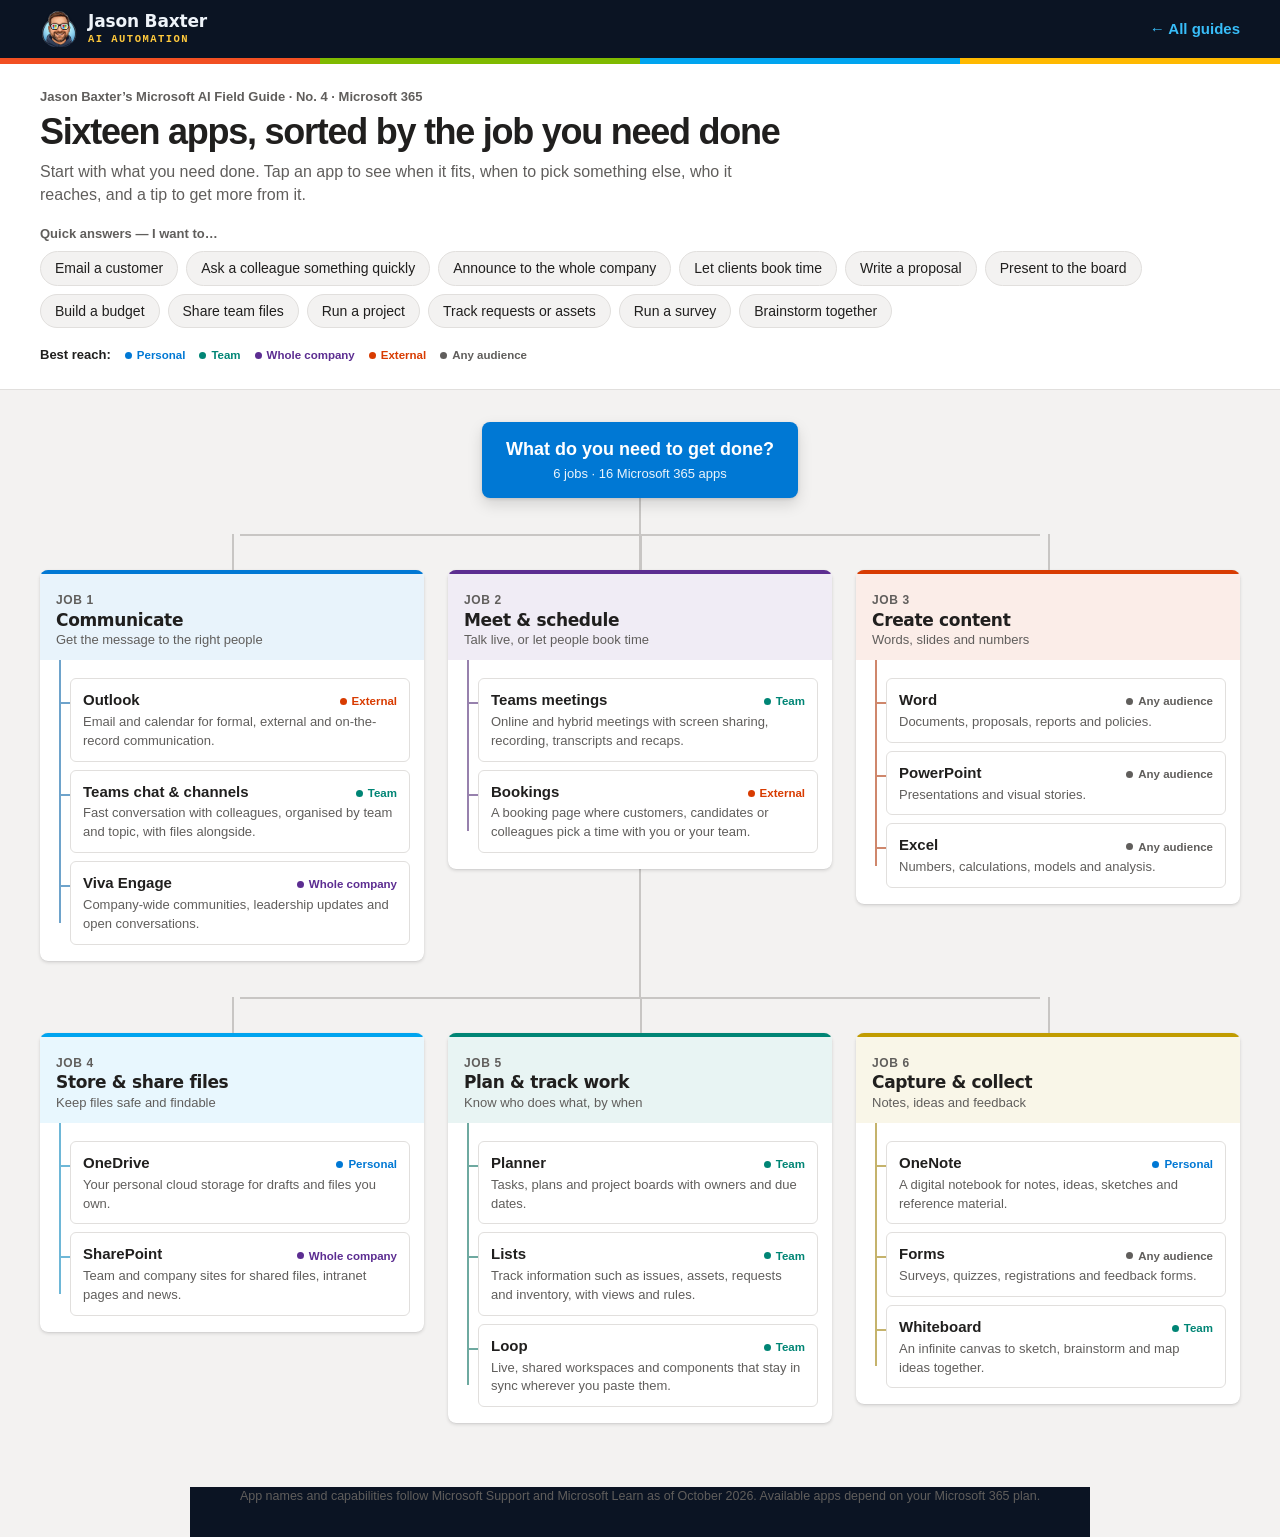
<file: microsoft-365-apps-guide.html>
<!DOCTYPE html>
<html lang="en">
<head>
<meta charset="UTF-8">
<meta name="viewport" content="width=device-width, initial-scale=1">
<title>Microsoft 365 Apps Guide | Jason Baxter’s Microsoft AI Field Guide</title>
<link rel="stylesheet" href="css/index.css">
<link rel="stylesheet" href="css/microsoft-365-apps-guide.css">
<link rel="icon" type="image/png" href="img/brand/avatar-96.png">
<link rel="apple-touch-icon" href="img/brand/apple-touch-icon.png">
<meta name="theme-color" content="#0B1423">
</head>
<body>
<nav class="topbar band" aria-label="Site">
  <div class="wrap">
    <a class="brand" href="index.html"><img src="img/brand/avatar-96.png" alt="" width="38" height="38"><span><b>Jason Baxter</b><i>AI AUTOMATION</i></span></a>
    <a class="back" href="index.html">&larr; All guides</a>
  </div>
</nav>
<div class="stripe" aria-hidden="true"><span></span><span></span><span></span><span></span></div>
<header>
  <div class="wrap">
    <p class="eyebrow">Jason Baxter’s Microsoft AI Field Guide · No. 4 · Microsoft 365</p>
    <h1>Sixteen apps, sorted by the job you need done</h1>
    <p class="lede">Start with what you need done. Tap an app to see when it fits, when to pick something else, who it reaches, and a tip to get more from it.</p>
    <p class="picks-label">Quick answers — I want to…</p>
    <div class="chips" id="chips"></div>
    <div class="legend">
      <strong>Best reach:</strong>
      <span class="status personal">Personal</span>
      <span class="status team">Team</span>
      <span class="status org">Whole company</span>
      <span class="status external">External</span>
      <span class="status any">Any audience</span>
    </div>
  </div>
</header>

<main><div class="wrap"><div id="tree"></div></div></main>
<footer>App names and capabilities follow Microsoft Support and Microsoft Learn as of October 2026. Available apps depend on your Microsoft 365 plan.</footer>

<div class="scrim" id="scrim"></div>
<aside class="panel" id="panel" role="dialog" aria-labelledby="pName">
  <div class="panel-top">
    <span class="pill" id="pGoal"></span>
    <button class="x" id="pClose" aria-label="Close details">✕</button>
  </div>
  <div class="panel-body" id="pBody"></div>
</aside>

<script>
const S = "https://support.microsoft.com/";
const REACH = { personal: "Personal", team: "Team", org: "Whole company", external: "External", any: "Any audience" };
const GOALS = [
  { id: "communicate", name: "Communicate", tag: "Get the message to the right people", c: "#0078D4", cd: "#2899F5", tools: [
    { id: "outlook", name: "Outlook", what: "Email and calendar for formal, external and on-the-record communication.", reach: "external", think: "The formal letter",
      tip: "Ask Copilot to summarise a long thread and draft a reply in your tone.",
      use: ["People outside the company are involved.", "The message needs a formal record or attachments.", "You are coordinating calendars and invitations."],
      avoid: [["You need a quick back-and-forth with colleagues.", "teams-chat"], ["You want to reach the whole company.", "viva-engage"]],
      learn: S + "outlook" },
    { id: "teams-chat", name: "Teams chat & channels", what: "Fast conversation with colleagues, organised by team and topic, with files alongside.", reach: "team", think: "The office corridor",
      tip: "Ask Copilot to catch you up on a busy channel in one summary.",
      use: ["You have a quick question for a colleague.", "A team discusses a project in one place.", "Conversation and files should sit together."],
      avoid: [["The message is formal or goes outside the company.", "outlook"], ["A decision needs a live discussion.", "teams-meetings"]],
      learn: S + "teams" },
    { id: "viva-engage", name: "Viva Engage", what: "Company-wide communities, leadership updates and open conversations.", reach: "org", think: "The town hall",
      tip: "Use communities for topics that cut across teams, such as AI champions.",
      use: ["You want to reach everyone in the organisation.", "People with a shared interest need a community.", "Leaders want two-way dialogue, not a one-way memo."],
      avoid: [["The conversation belongs to one team.", "teams-chat"]],
      learn: S + "viva-engage" }
  ]},
  { id: "meet", name: "Meet & schedule", tag: "Talk live, or let people book time", c: "#5C2D91", cd: "#B696E8", tools: [
    { id: "teams-meetings", name: "Teams meetings", what: "Online and hybrid meetings with screen sharing, recording, transcripts and recaps.", reach: "team", think: "The meeting room",
      tip: "Ask Copilot for the decisions and action items — even from a meeting you missed.",
      use: ["A decision needs live discussion.", "People sit in different places.", "You need a record of what was agreed."],
      avoid: [["The update needs no discussion.", "teams-chat"], ["Customers or candidates should book time themselves.", "bookings"]],
      learn: S + "teams" },
    { id: "bookings", name: "Bookings", what: "A booking page where customers, candidates or colleagues pick a time with you or your team.", reach: "external", think: "The reception desk",
      tip: "Turn on email reminders to cut no-shows.",
      use: ["Customers or candidates book appointments.", "You want to end the scheduling back-and-forth.", "A team shares one calendar of services."],
      avoid: [["You are meeting known colleagues.", "outlook"]],
      learn: "https://learn.microsoft.com/microsoft-365/bookings/bookings-overview" }
  ]},
  { id: "create", name: "Create content", tag: "Words, slides and numbers", c: "#D83B01", cd: "#FF8C4B", tools: [
    { id: "word", name: "Word", what: "Documents, proposals, reports and policies.", reach: "any", think: "The printed report",
      tip: "Ask Copilot to draft a first version from your notes and existing files.",
      use: ["The content is mostly words.", "The document needs structure and formatting.", "It will be reviewed, approved or signed."],
      avoid: [["A group is co-creating a plan live.", "loop"], ["The story works better visually.", "powerpoint"]],
      learn: S + "word" },
    { id: "powerpoint", name: "PowerPoint", what: "Presentations and visual stories.", reach: "any", think: "The pitch",
      tip: "Ask Copilot to turn a Word document into a draft deck.",
      use: ["You present to an audience.", "Ideas need visual storytelling.", "Slides must make sense without you there."],
      avoid: [["Readers need the full detail.", "word"]],
      learn: S + "powerpoint" },
    { id: "excel", name: "Excel", what: "Numbers, calculations, models and analysis.", reach: "any", think: "The calculator",
      tip: "Ask Copilot questions about your data and get charts and formulas back.",
      use: ["You work with numbers and calculations.", "You build budgets, models or forecasts.", "You need to analyse a data set."],
      avoid: [["A team tracks items with owners and statuses.", "lists"]],
      learn: S + "excel" }
  ]},
  { id: "store", name: "Store & share files", tag: "Keep files safe and findable", c: "#00A4EF", cd: "#4CC2FF", tools: [
    { id: "onedrive", name: "OneDrive", what: "Your personal cloud storage for drafts and files you own.", reach: "personal", think: "Your desk drawer",
      tip: "Share a link instead of an attachment, so everyone works on one copy.",
      use: ["The file is work in progress that you own.", "You share a file with a few people.", "You need your files on every device."],
      avoid: [["The team owns the content long term.", "sharepoint"]],
      learn: S + "onedrive" },
    { id: "sharepoint", name: "SharePoint", what: "Team and company sites for shared files, intranet pages and news.", reach: "org", think: "The company library",
      tip: "A well-organised site makes a strong knowledge source for Copilot and agents.",
      use: ["Content belongs to a team, not a person.", "You publish intranet news and policies.", "Files must stay when people leave."],
      avoid: [["It is a personal draft.", "onedrive"]],
      learn: S + "sharepoint" }
  ]},
  { id: "plan", name: "Plan & track work", tag: "Know who does what, by when", c: "#008575", cd: "#3CC3AE", tools: [
    { id: "planner", name: "Planner", what: "Tasks, plans and project boards with owners and due dates.", reach: "team", think: "The project board",
      tip: "Turn meeting action items into tasks with owners straight away.",
      use: ["Work breaks into tasks with owners and deadlines.", "A project moves through stages.", "You want one view of your own to-dos."],
      avoid: [["You track records, not tasks.", "lists"]],
      learn: S + "planner" },
    { id: "lists", name: "Lists", what: "Track information such as issues, assets, requests and inventory, with views and rules.", reach: "team", think: "The register",
      tip: "Start from a ready-made template, or import an existing Excel sheet.",
      use: ["You track items with fields and statuses.", "A team needs one shared source of truth.", "A shared tracking spreadsheet keeps breaking."],
      avoid: [["The items are tasks with deadlines.", "planner"], ["You need calculations and models.", "excel"]],
      learn: "https://aka.ms/MSLists" },
    { id: "loop", name: "Loop", what: "Live, shared workspaces and components that stay in sync wherever you paste them.", reach: "team", think: "The shared notepad",
      tip: "Paste a Loop table into a Teams chat — everyone edits the same content.",
      use: ["A group co-creates agendas, plans or ideas in real time.", "Content should live in chat and email at once.", "You want to share and build on a Copilot answer."],
      avoid: [["The output is a final, formal document.", "word"]],
      learn: S + "loop" }
  ]},
  { id: "capture", name: "Capture & collect", tag: "Notes, ideas and feedback", c: "#C19C00", cd: "#FFC83D", tools: [
    { id: "onenote", name: "OneNote", what: "A digital notebook for notes, ideas, sketches and reference material.", reach: "personal", think: "Your notebook",
      tip: "Keep one section per client or project so notes stay findable.",
      use: ["You take personal or meeting notes.", "You mix text, handwriting and images.", "You build up reference material over time."],
      avoid: [["Several people must write the notes together live.", "loop"]],
      learn: S + "onenote" },
    { id: "forms", name: "Forms", what: "Surveys, quizzes, registrations and feedback forms.", reach: "any", think: "The clipboard survey",
      tip: "Open the results in Excel for deeper analysis.",
      use: ["You collect responses from many people.", "You run feedback, sign-ups or quizzes.", "Respondents sit inside or outside the company."],
      avoid: [["Items need ongoing tracking with statuses.", "lists"]],
      learn: S + "forms" },
    { id: "whiteboard", name: "Whiteboard", what: "An infinite canvas to sketch, brainstorm and map ideas together.", reach: "team", think: "The whiteboard wall",
      tip: "Open a Whiteboard inside a Teams meeting for live workshops.",
      use: ["You want a visual brainstorm.", "You run a workshop or retrospective.", "Ideas are easier to draw than write."],
      avoid: [["The ideas are ready to become an action plan.", "planner"]],
      learn: S + "whiteboard" }
  ]}
];

const PICKS = [
  ["Email a customer", "outlook"],
  ["Ask a colleague something quickly", "teams-chat"],
  ["Announce to the whole company", "viva-engage"],
  ["Let clients book time", "bookings"],
  ["Write a proposal", "word"],
  ["Present to the board", "powerpoint"],
  ["Build a budget", "excel"],
  ["Share team files", "sharepoint"],
  ["Run a project", "planner"],
  ["Track requests or assets", "lists"],
  ["Run a survey", "forms"],
  ["Brainstorm together", "whiteboard"]
];

const TOOL = {}, GOAL_OF = {};
GOALS.forEach(g => g.tools.forEach(t => { TOOL[t.id] = t; GOAL_OF[t.id] = g; }));
let selected = null, lastCols = 0;
const tree = document.getElementById("tree");
const $ = id => document.getElementById(id);
const esc = s => s.replace(/[&<>"]/g, c => ({ "&": "&amp;", "<": "&lt;", ">": "&gt;", '"': "&quot;" }[c]));
const badge = r => '<span class="status ' + r + '">' + REACH[r] + '</span>';

function cols() { const w = tree.clientWidth; return w >= 980 ? 3 : w >= 620 ? 2 : 1; }

function render() {
  const c = lastCols = cols();
  tree.classList.toggle("rail", c === 1);
  let html = '<div class="trunk" id="trunk"></div><div class="root" id="root"><strong>What do you need to get done?</strong><span>' +
    GOALS.length + ' jobs · ' + Object.keys(TOOL).length + ' Microsoft 365 apps</span></div>';
  for (let i = 0; i < GOALS.length; i += c) {
    html += '<div class="gen" style="grid-template-columns:repeat(' + c + ',minmax(0,1fr));--bus-inset:' + (100 / c / 2) + '%">';
    GOALS.slice(i, i + c).forEach((g, k) => {
      html += '<section class="goal" style="--c:' + g.c + ';--cd:' + g.cd + '"><div class="goal-head"><span class="num">Job ' + (i + k + 1) +
        '</span><h2>' + esc(g.name) + '</h2><p>' + esc(g.tag) + '</p></div><ul class="kids">' +
        g.tools.map(t => '<li><button class="node' + (selected === t.id ? ' sel' : '') + '" data-id="' + t.id + '"><span class="top"><span class="n">' +
          esc(t.name) + '</span>' + badge(t.reach) + '</span><span class="w">' + esc(t.what) + '</span></button></li>').join("") + '</ul></section>';
    });
    html += '</div>';
  }
  tree.innerHTML = html;
  drawTrunk();
}

function drawTrunk() {
  const root = $("root"), trunk = $("trunk"), gens = tree.querySelectorAll(".gen");
  if (!gens.length) return;
  const top = root.offsetTop + root.offsetHeight, rail = tree.classList.contains("rail");
  trunk.style.left = rail ? "20px" : "calc(50% - 1px)";
  trunk.style.top = top + "px";
  trunk.style.height = (gens[gens.length - 1].offsetTop + (rail ? 31 : 0) - top) + "px";
}

const ICON_OK = '<svg viewBox="0 0 20 20" fill="none" stroke="currentColor" stroke-width="2"><circle cx="10" cy="10" r="8"/><path d="M6.5 10.2l2.4 2.4 4.6-4.8" stroke-linecap="round" stroke-linejoin="round"/></svg>';
const ICON_NO = '<svg viewBox="0 0 20 20" fill="none" stroke="currentColor" stroke-width="2"><circle cx="10" cy="10" r="8"/><path d="M7 7l6 6M13 7l-6 6" stroke-linecap="round"/></svg>';

function select(id, scroll) {
  const t = TOOL[id], g = GOAL_OF[id];
  if (!t) return;
  selected = id;
  tree.querySelectorAll(".node.sel").forEach(e => e.classList.remove("sel"));
  const el = tree.querySelector('[data-id="' + id + '"]');
  el.classList.add("sel");
  $("panel").style.setProperty("--fc", matchMedia("(prefers-color-scheme: dark)").matches ? g.cd : g.c);
  $("pGoal").textContent = g.name;
  $("pBody").innerHTML =
    '<h3 class="title" id="pName">' + esc(t.name) + '</h3><p class="what">' + esc(t.what) + '</p>' +
    '<div class="facts two"><div class="fact"><div class="k">Think of it as</div><div class="v">' + esc(t.think) + '</div></div>' +
    '<div class="fact"><div class="k">Best reach</div>' + badge(t.reach) + '</div></div>' +
    '<p class="example"><b>Tip:</b> ' + esc(t.tip) + '</p>' +
    '<h4 class="use">' + ICON_OK + 'Choose it when</h4><ul>' + t.use.map(u => '<li class="u">' + esc(u) + '</li>').join("") + '</ul>' +
    '<h4 class="avoid">' + ICON_NO + 'Choose something else when</h4><ul>' + t.avoid.map(([txt, alt]) =>
      '<li class="a">' + esc(txt) + '<br><button class="alt" data-alt="' + alt + '">See ' + esc(TOOL[alt].name) + ' →</button></li>').join("") + '</ul>' +
    '<a class="learn" href="' + t.learn + '" target="_blank" rel="noopener">Learn more ↗</a>';
  $("pBody").scrollTop = 0;
  document.body.classList.add("open");
  if (scroll) el.scrollIntoView({ behavior: "smooth", block: "center" });
}
function closePanel() {
  document.body.classList.remove("open");
  tree.querySelectorAll(".node.sel").forEach(e => e.classList.remove("sel"));
  const el = selected && tree.querySelector('[data-id="' + selected + '"]');
  selected = null;
  if (el) el.focus({ preventScroll: true });
}

tree.addEventListener("click", e => { const n = e.target.closest(".node"); if (n) select(n.dataset.id, false); });
$("pBody").addEventListener("click", e => { const a = e.target.closest("[data-alt]"); if (a) select(a.dataset.alt, true); });
$("pClose").addEventListener("click", closePanel);
$("scrim").addEventListener("click", closePanel);
document.addEventListener("keydown", e => { if (e.key === "Escape" && document.body.classList.contains("open")) closePanel(); });

$("chips").innerHTML = PICKS.map(([label, id]) => '<button class="chip" data-pick="' + id + '">' + esc(label) + '</button>').join("");
$("chips").addEventListener("click", e => { const c = e.target.closest("[data-pick]"); if (c) select(c.dataset.pick, true); });

new ResizeObserver(() => { cols() !== lastCols ? render() : drawTrunk(); }).observe(tree);
render();
</script>
</body>
</html>
</file>
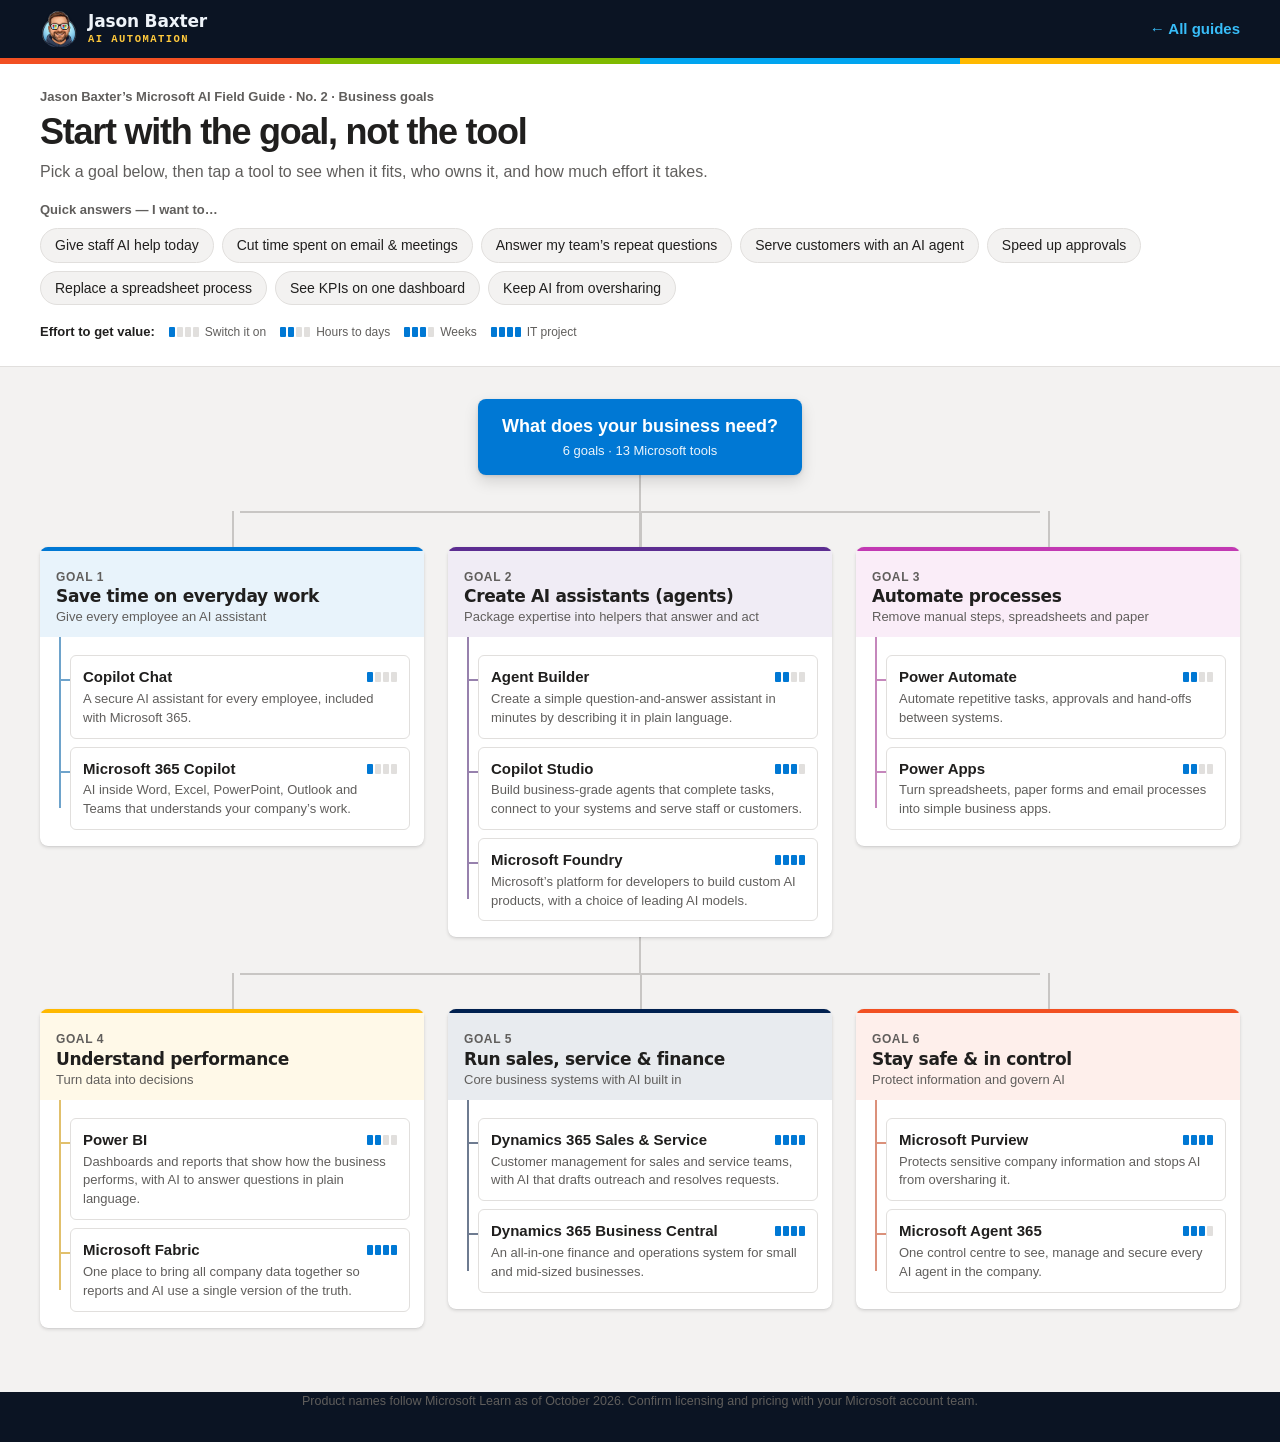
<file: microsoft-ai-business-guide.html>
<!DOCTYPE html>
<html lang="en">
<head>
<meta charset="UTF-8">
<meta name="viewport" content="width=device-width, initial-scale=1">
<title>Goal-First AI Guide | Jason Baxter’s Microsoft AI Field Guide</title>
<link rel="stylesheet" href="css/index.css">
<link rel="stylesheet" href="css/microsoft-ai-business-guide.css">
<link rel="icon" type="image/png" href="img/brand/avatar-96.png">
<link rel="apple-touch-icon" href="img/brand/apple-touch-icon.png">
<meta name="theme-color" content="#0B1423">
</head>
<body>
<nav class="topbar band" aria-label="Site">
  <div class="wrap">
    <a class="brand" href="index.html"><img src="img/brand/avatar-96.png" alt="" width="38" height="38"><span><b>Jason Baxter</b><i>AI AUTOMATION</i></span></a>
    <a class="back" href="index.html">&larr; All guides</a>
  </div>
</nav>
<div class="stripe" aria-hidden="true"><span></span><span></span><span></span><span></span></div>
<header>
  <div class="wrap">
    <p class="eyebrow">Jason Baxter’s Microsoft AI Field Guide · No. 2 · Business goals</p>
    <h1>Start with the goal, not the tool</h1>
    <p class="lede">Pick a goal below, then tap a tool to see when it fits, who owns it, and how much effort it takes.</p>
    <p class="picks-label">Quick answers — I want to…</p>
    <div class="chips" id="chips"></div>
    <div class="legend">
      <strong>Effort to get value:</strong>
      <span class="effort"><span class="bars"><i class="on"></i><i></i><i></i><i></i></span>Switch it on</span>
      <span class="effort"><span class="bars"><i class="on"></i><i class="on"></i><i></i><i></i></span>Hours to days</span>
      <span class="effort"><span class="bars"><i class="on"></i><i class="on"></i><i class="on"></i><i></i></span>Weeks</span>
      <span class="effort"><span class="bars"><i class="on"></i><i class="on"></i><i class="on"></i><i class="on"></i></span>IT project</span>
    </div>
  </div>
</header>

<main><div class="wrap"><div id="tree"></div></div></main>
<footer>Product names follow Microsoft Learn as of October 2026. Confirm licensing and pricing with your Microsoft account team.</footer>

<div class="scrim" id="scrim"></div>
<aside class="panel" id="panel" role="dialog" aria-labelledby="pName">
  <div class="panel-top">
    <span class="pill" id="pGoal"></span>
    <button class="x" id="pClose" aria-label="Close details">✕</button>
  </div>
  <div class="panel-body" id="pBody"></div>
</aside>

<script>
const L = "https://learn.microsoft.com/";
const EFFORT = ["", "Switch it on", "Hours to days", "Weeks", "IT project"];
const GOALS = [
  { id: "time", name: "Save time on everyday work", tag: "Give every employee an AI assistant", c: "#0078D4", cd: "#2899F5", tools: [
    { id: "copilot-chat", name: "Copilot Chat", what: "A secure AI assistant for every employee, included with Microsoft 365.", effort: 1, owner: "Every employee",
      use: ["You want staff using AI safely from day one.", "You want to build AI habits before spending on licences.", "Staff need help drafting, summarising and researching."],
      avoid: [["Staff need AI that already knows their emails, meetings and files.", "m365-copilot"]],
      learn: L + "copilot/overview" },
    { id: "m365-copilot", name: "Microsoft 365 Copilot", what: "AI inside Word, Excel, PowerPoint, Outlook and Teams that understands your company’s work.", effort: 1, owner: "Knowledge workers",
      use: ["Staff lose hours each week to email, meetings and documents.", "You want meeting recaps, drafted replies and first-draft documents in seconds.", "Answers must draw on company information people already have access to."],
      avoid: [["Company files are shared too widely and AI might surface sensitive content.", "purview"], ["You only want to test AI cheaply first.", "copilot-chat"]],
      learn: L + "copilot/microsoft-365/microsoft-365-copilot-overview" }
  ]},
  { id: "agents", name: "Create AI assistants (agents)", tag: "Package expertise into helpers that answer and act", c: "#5C2D91", cd: "#B696E8", tools: [
    { id: "agent-builder", name: "Agent Builder", what: "Create a simple question-and-answer assistant in minutes by describing it in plain language.", effort: 2, owner: "Any employee",
      use: ["A team keeps asking the same questions.", "The answers already live in company documents and SharePoint sites.", "You want results today without IT involvement."],
      avoid: [["The assistant must take actions, serve customers or reach the whole company.", "copilot-studio"]],
      learn: L + "microsoft-365/copilot/extensibility/agent-builder" },
    { id: "copilot-studio", name: "Copilot Studio", what: "Build business-grade agents that complete tasks, connect to your systems and serve staff or customers.", effort: 3, owner: "Business teams with IT",
      use: ["A department, the whole company or customers will use the agent.", "The agent must do work: log tickets, check orders, route approvals.", "You need controls, analytics and a proper release process."],
      avoid: [["A small team just needs answers from documents.", "agent-builder"], ["AI forms part of a product you sell and developers lead the build.", "foundry"]],
      learn: L + "microsoft-copilot-studio/fundamentals-what-is-copilot-studio" },
    { id: "foundry", name: "Microsoft Foundry", what: "Microsoft’s platform for developers to build custom AI products, with a choice of leading AI models.", effort: 4, owner: "Development teams",
      use: ["AI is a core part of a product or service you sell.", "You need full control over the AI model, cost and behaviour.", "You have developers ready to build and maintain it."],
      avoid: [["You have no developers on the team.", "copilot-studio"]],
      learn: L + "azure/foundry/what-is-foundry" }
  ]},
  { id: "automate", name: "Automate processes", tag: "Remove manual steps, spreadsheets and paper", c: "#C239B3", cd: "#E07DD6", tools: [
    { id: "power-automate", name: "Power Automate", what: "Automate repetitive tasks, approvals and hand-offs between systems.", effort: 2, owner: "Operations teams",
      use: ["Approvals stall in inboxes.", "People copy data from one system to another by hand.", "Reminders and notifications rely on someone remembering."],
      avoid: [["People need a screen to capture or update information.", "power-apps"]],
      learn: L + "power-automate/getting-started" },
    { id: "power-apps", name: "Power Apps", what: "Turn spreadsheets, paper forms and email processes into simple business apps.", effort: 2, owner: "Business teams",
      use: ["A key process runs on a shared spreadsheet.", "Field or frontline staff fill in paper forms.", "You want an app without hiring developers."],
      avoid: [["The task should run by itself with no one involved.", "power-automate"]],
      learn: L + "power-apps/powerapps-overview" }
  ]},
  { id: "data", name: "Understand performance", tag: "Turn data into decisions", c: "#FFB900", cd: "#FFC83D", tools: [
    { id: "power-bi", name: "Power BI", what: "Dashboards and reports that show how the business performs, with AI to answer questions in plain language.", effort: 2, owner: "Managers and analysts",
      use: ["Leaders need KPIs they trust and check every week.", "Teams spend days building the same report by hand.", "People want to ask “why did sales drop?” and get an answer."],
      avoid: [["Data sits in many disconnected systems and nobody trusts the numbers.", "fabric"]],
      learn: L + "power-bi/fundamentals/power-bi-overview" },
    { id: "fabric", name: "Microsoft Fabric", what: "One place to bring all company data together so reports and AI use a single version of the truth.", effort: 4, owner: "Data team",
      use: ["Data lives in many systems and departments disagree on numbers.", "You want a solid data foundation before scaling AI.", "You have, or plan to build, a data team."],
      avoid: [["You only need a handful of reports.", "power-bi"]],
      learn: L + "fabric/fundamentals/microsoft-fabric-overview" }
  ]},
  { id: "ops", name: "Run sales, service & finance", tag: "Core business systems with AI built in", c: "#002050", cd: "#6CB8F6", tools: [
    { id: "d365", name: "Dynamics 365 Sales & Service", what: "Customer management for sales and service teams, with AI that drafts outreach and resolves requests.", effort: 4, owner: "Sales and service leaders",
      use: ["Deals and customer history live in spreadsheets and inboxes.", "Customer support needs cases, targets and response times.", "You want AI agents to qualify leads or answer customers."],
      avoid: [["You only need a simple contact list.", "power-apps"], ["Your biggest pain is finance and stock, not customers.", "business-central"]],
      learn: L + "dynamics365/sales/overview" },
    { id: "business-central", name: "Dynamics 365 Business Central", what: "An all-in-one finance and operations system for small and mid-sized businesses.", effort: 4, owner: "Finance and operations",
      use: ["You have outgrown basic accounting software.", "Finance, stock and purchasing sit in separate tools.", "You want month-end close faster with AI help."],
      avoid: [["Your main need is managing customers and sales pipeline.", "d365"]],
      learn: L + "dynamics365/business-central/" }
  ]},
  { id: "safe", name: "Stay safe & in control", tag: "Protect information and govern AI", c: "#F25022", cd: "#FF7A52", tools: [
    { id: "purview", name: "Microsoft Purview", what: "Protects sensitive company information and stops AI from oversharing it.", effort: 4, owner: "Risk and compliance",
      use: ["You plan to roll out Copilot and worry about who can see what.", "You handle customer, financial or regulated data.", "You must prove compliance to auditors."],
      avoid: [["Your concern is the growing number of AI agents, not documents.", "agent-365"]],
      learn: L + "purview/purview" },
    { id: "agent-365", name: "Microsoft Agent 365", what: "One control centre to see, manage and secure every AI agent in the company.", effort: 3, owner: "IT and security",
      use: ["Teams build agents faster than IT can track them.", "Leaders want to know which agents exist, who owns them and what they cost.", "Security must apply the same rules to agents as to people."],
      avoid: [["You are just starting with AI and have no agents yet.", "copilot-chat"]],
      learn: L + "microsoft-agent-365/overview" }
  ]}
];

const PICKS = [
  ["Give staff AI help today", "copilot-chat"],
  ["Cut time spent on email & meetings", "m365-copilot"],
  ["Answer my team’s repeat questions", "agent-builder"],
  ["Serve customers with an AI agent", "copilot-studio"],
  ["Speed up approvals", "power-automate"],
  ["Replace a spreadsheet process", "power-apps"],
  ["See KPIs on one dashboard", "power-bi"],
  ["Keep AI from oversharing", "purview"]
];

const TOOL = {}, GOAL_OF = {};
GOALS.forEach(g => g.tools.forEach(t => { TOOL[t.id] = t; GOAL_OF[t.id] = g; }));
let selected = null, lastCols = 0;
const tree = document.getElementById("tree");
const $ = id => document.getElementById(id);
const esc = s => s.replace(/[&<>"]/g, c => ({ "&": "&amp;", "<": "&lt;", ">": "&gt;", '"': "&quot;" }[c]));
const bars = n => '<span class="bars">' + [1,2,3,4].map(i => '<i' + (i <= n ? ' class="on"' : '') + '></i>').join("") + '</span>';

function cols() { const w = tree.clientWidth; return w >= 980 ? 3 : w >= 620 ? 2 : 1; }

function render() {
  const c = lastCols = cols();
  tree.classList.toggle("rail", c === 1);
  let html = '<div class="trunk" id="trunk"></div><div class="root" id="root"><strong>What does your business need?</strong><span>' +
    GOALS.length + ' goals · ' + Object.keys(TOOL).length + ' Microsoft tools</span></div>';
  for (let i = 0; i < GOALS.length; i += c) {
    html += '<div class="gen" style="grid-template-columns:repeat(' + c + ',minmax(0,1fr));--bus-inset:' + (100 / c / 2) + '%">';
    GOALS.slice(i, i + c).forEach((g, k) => {
      html += '<section class="goal" style="--c:' + g.c + ';--cd:' + g.cd + '"><div class="goal-head"><span class="num">Goal ' + (i + k + 1) +
        '</span><h2>' + esc(g.name) + '</h2><p>' + esc(g.tag) + '</p></div><ul class="kids">' +
        g.tools.map(t => '<li><button class="node' + (selected === t.id ? ' sel' : '') + '" data-id="' + t.id + '"><span class="top"><span class="n">' +
          esc(t.name) + '</span><span class="effort" title="Effort: ' + EFFORT[t.effort] + '">' + bars(t.effort) + '</span></span><span class="w">' +
          esc(t.what) + '</span></button></li>').join("") + '</ul></section>';
    });
    html += '</div>';
  }
  tree.innerHTML = html;
  drawTrunk();
}

function drawTrunk() {
  const root = $("root"), trunk = $("trunk"), gens = tree.querySelectorAll(".gen");
  if (!gens.length) return;
  const top = root.offsetTop + root.offsetHeight, rail = tree.classList.contains("rail");
  trunk.style.left = rail ? "20px" : "calc(50% - 1px)";
  trunk.style.top = top + "px";
  trunk.style.height = (gens[gens.length - 1].offsetTop + (rail ? 31 : 0) - top) + "px";
}

const ICON_OK = '<svg viewBox="0 0 20 20" fill="none" stroke="currentColor" stroke-width="2"><circle cx="10" cy="10" r="8"/><path d="M6.5 10.2l2.4 2.4 4.6-4.8" stroke-linecap="round" stroke-linejoin="round"/></svg>';
const ICON_NO = '<svg viewBox="0 0 20 20" fill="none" stroke="currentColor" stroke-width="2"><circle cx="10" cy="10" r="8"/><path d="M7 7l6 6M13 7l-6 6" stroke-linecap="round"/></svg>';

function select(id, scroll) {
  const t = TOOL[id], g = GOAL_OF[id];
  if (!t) return;
  selected = id;
  tree.querySelectorAll(".node.sel").forEach(e => e.classList.remove("sel"));
  const el = tree.querySelector('[data-id="' + id + '"]');
  el.classList.add("sel");
  $("panel").style.setProperty("--fc", matchMedia("(prefers-color-scheme: dark)").matches ? g.cd : g.c);
  $("pGoal").textContent = g.name;
  $("pBody").innerHTML =
    '<h3 class="title" id="pName">' + esc(t.name) + '</h3><p class="what">' + esc(t.what) + '</p>' +
    '<div class="facts"><div class="fact"><div class="k">Who owns it</div><div class="v">' + esc(t.owner) + '</div></div>' +
    '<div class="fact"><div class="k">Effort</div><div class="effort">' + bars(t.effort) + EFFORT[t.effort] + '</div></div></div>' +
    '<h4 class="use">' + ICON_OK + 'Choose it when</h4><ul>' + t.use.map(u => '<li class="u">' + esc(u) + '</li>').join("") + '</ul>' +
    '<h4 class="avoid">' + ICON_NO + 'Choose something else when</h4><ul>' + t.avoid.map(([txt, alt]) =>
      '<li class="a">' + esc(txt) + '<br><button class="alt" data-alt="' + alt + '">See ' + esc(TOOL[alt].name) + ' →</button></li>').join("") + '</ul>' +
    '<a class="learn" href="' + t.learn + '" target="_blank" rel="noopener">Learn more on Microsoft Learn ↗</a>';
  $("pBody").scrollTop = 0;
  document.body.classList.add("open");
  if (scroll) el.scrollIntoView({ behavior: "smooth", block: "center" });
}
function closePanel() {
  document.body.classList.remove("open");
  tree.querySelectorAll(".node.sel").forEach(e => e.classList.remove("sel"));
  const el = selected && tree.querySelector('[data-id="' + selected + '"]');
  selected = null;
  if (el) el.focus({ preventScroll: true });
}

tree.addEventListener("click", e => { const n = e.target.closest(".node"); if (n) select(n.dataset.id, false); });
$("pBody").addEventListener("click", e => { const a = e.target.closest("[data-alt]"); if (a) select(a.dataset.alt, true); });
$("pClose").addEventListener("click", closePanel);
$("scrim").addEventListener("click", closePanel);
document.addEventListener("keydown", e => { if (e.key === "Escape" && document.body.classList.contains("open")) closePanel(); });

$("chips").innerHTML = PICKS.map(([label, id]) => '<button class="chip" data-pick="' + id + '">' + esc(label) + '</button>').join("");
$("chips").addEventListener("click", e => { const c = e.target.closest("[data-pick]"); if (c) select(c.dataset.pick, true); });

new ResizeObserver(() => { cols() !== lastCols ? render() : drawTrunk(); }).observe(tree);
render();
</script>
</body>
</html>
</file>
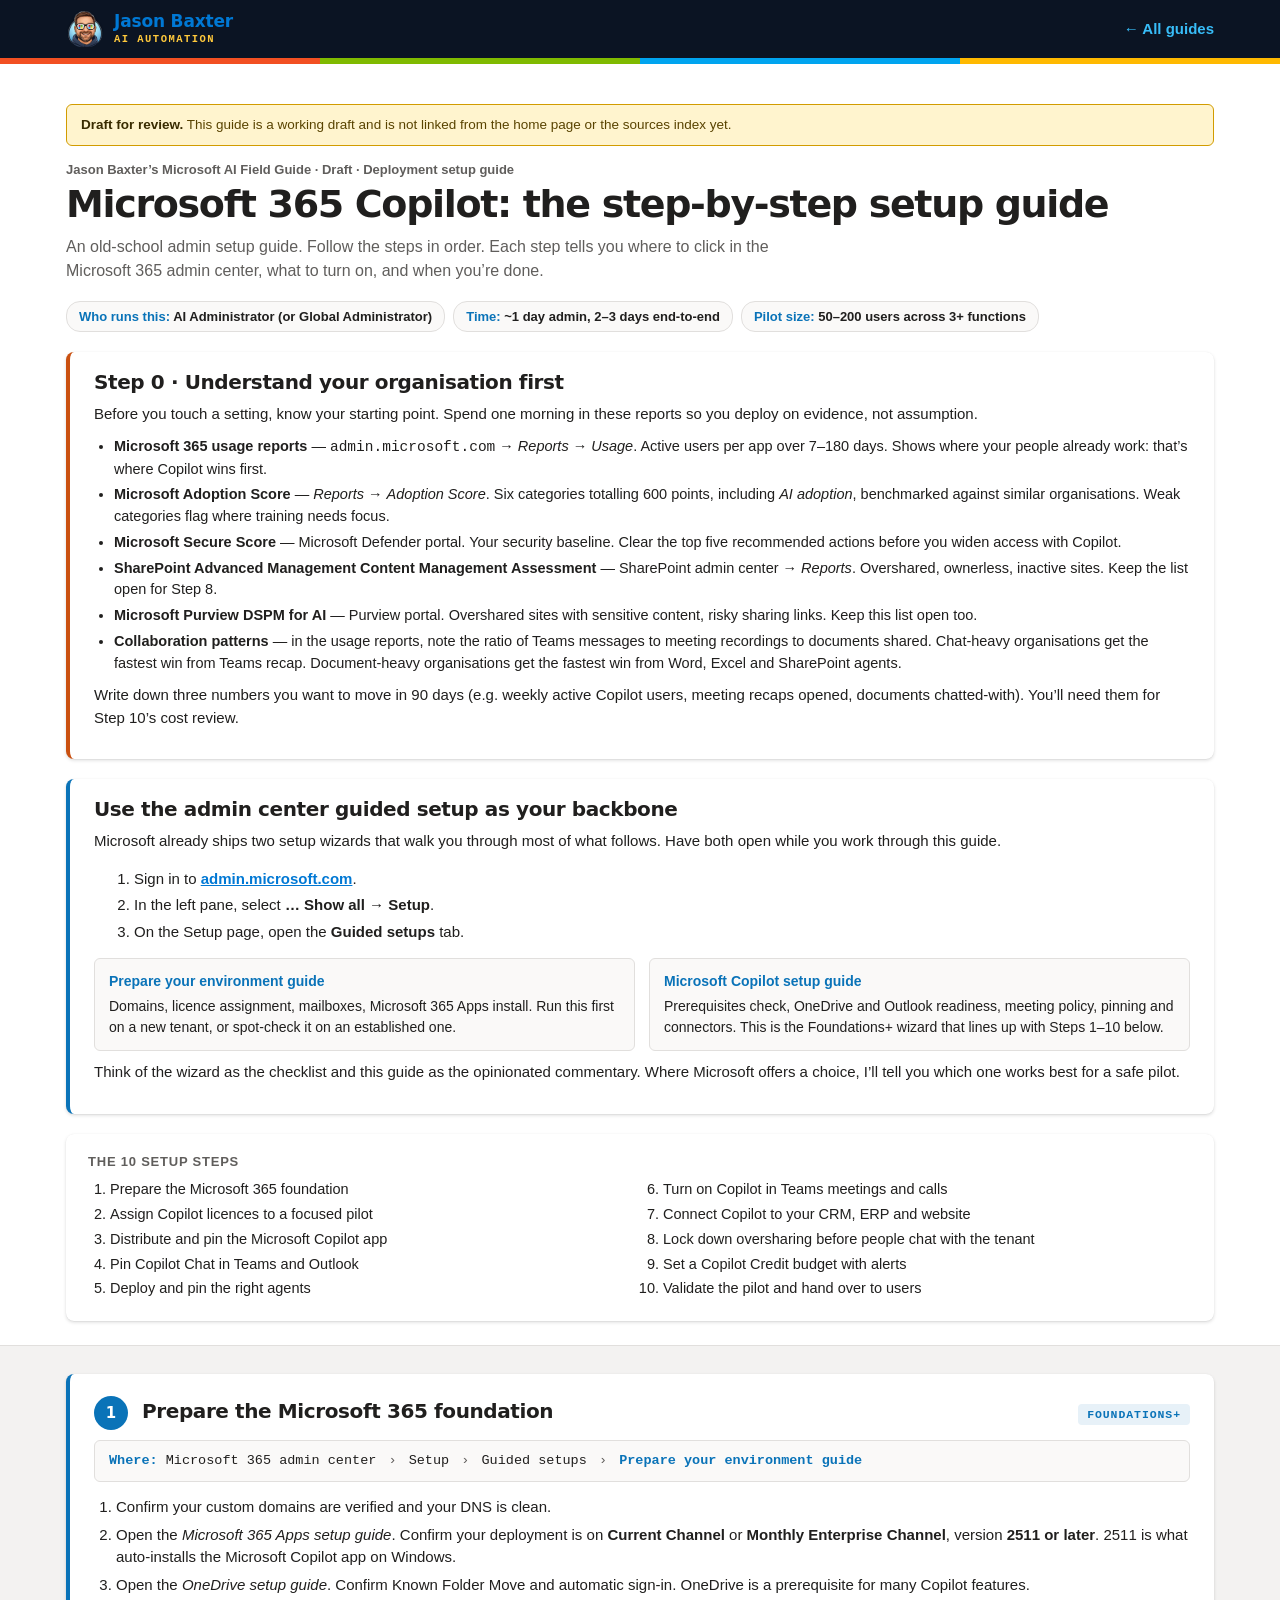
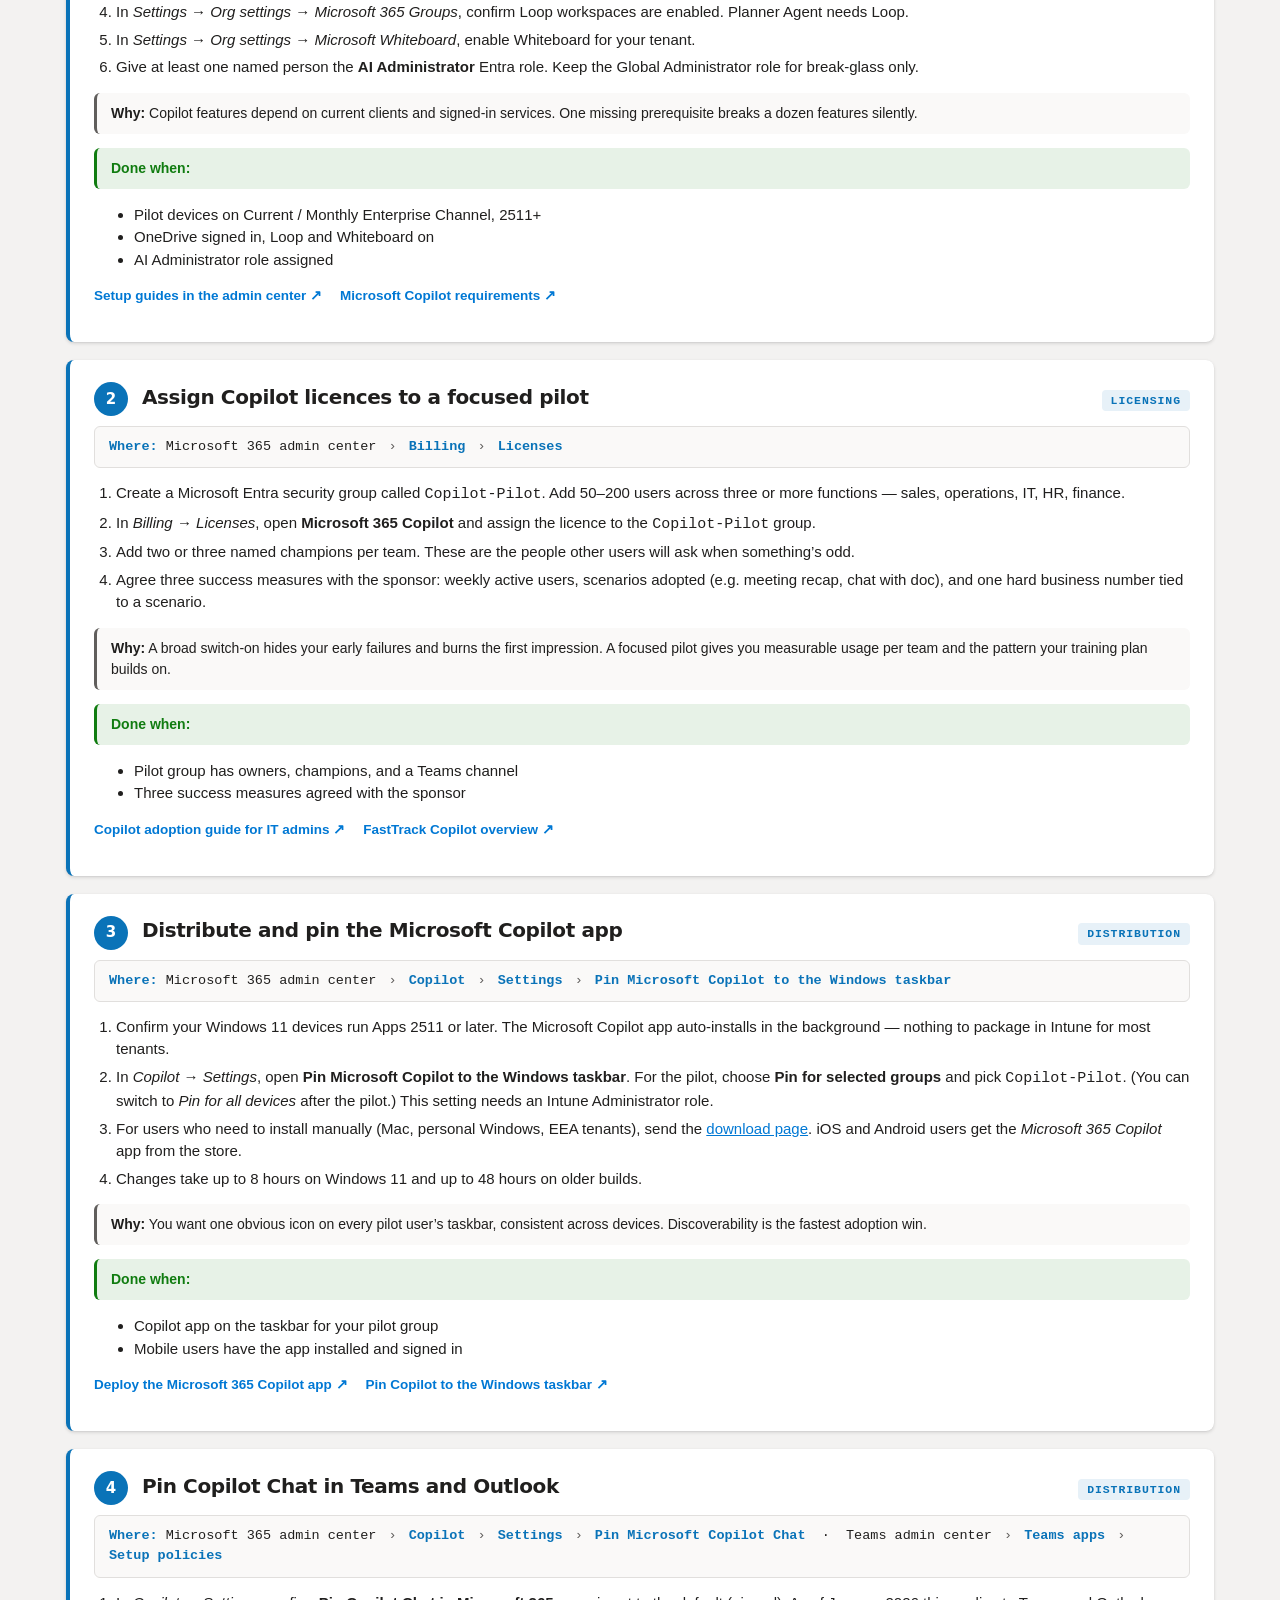
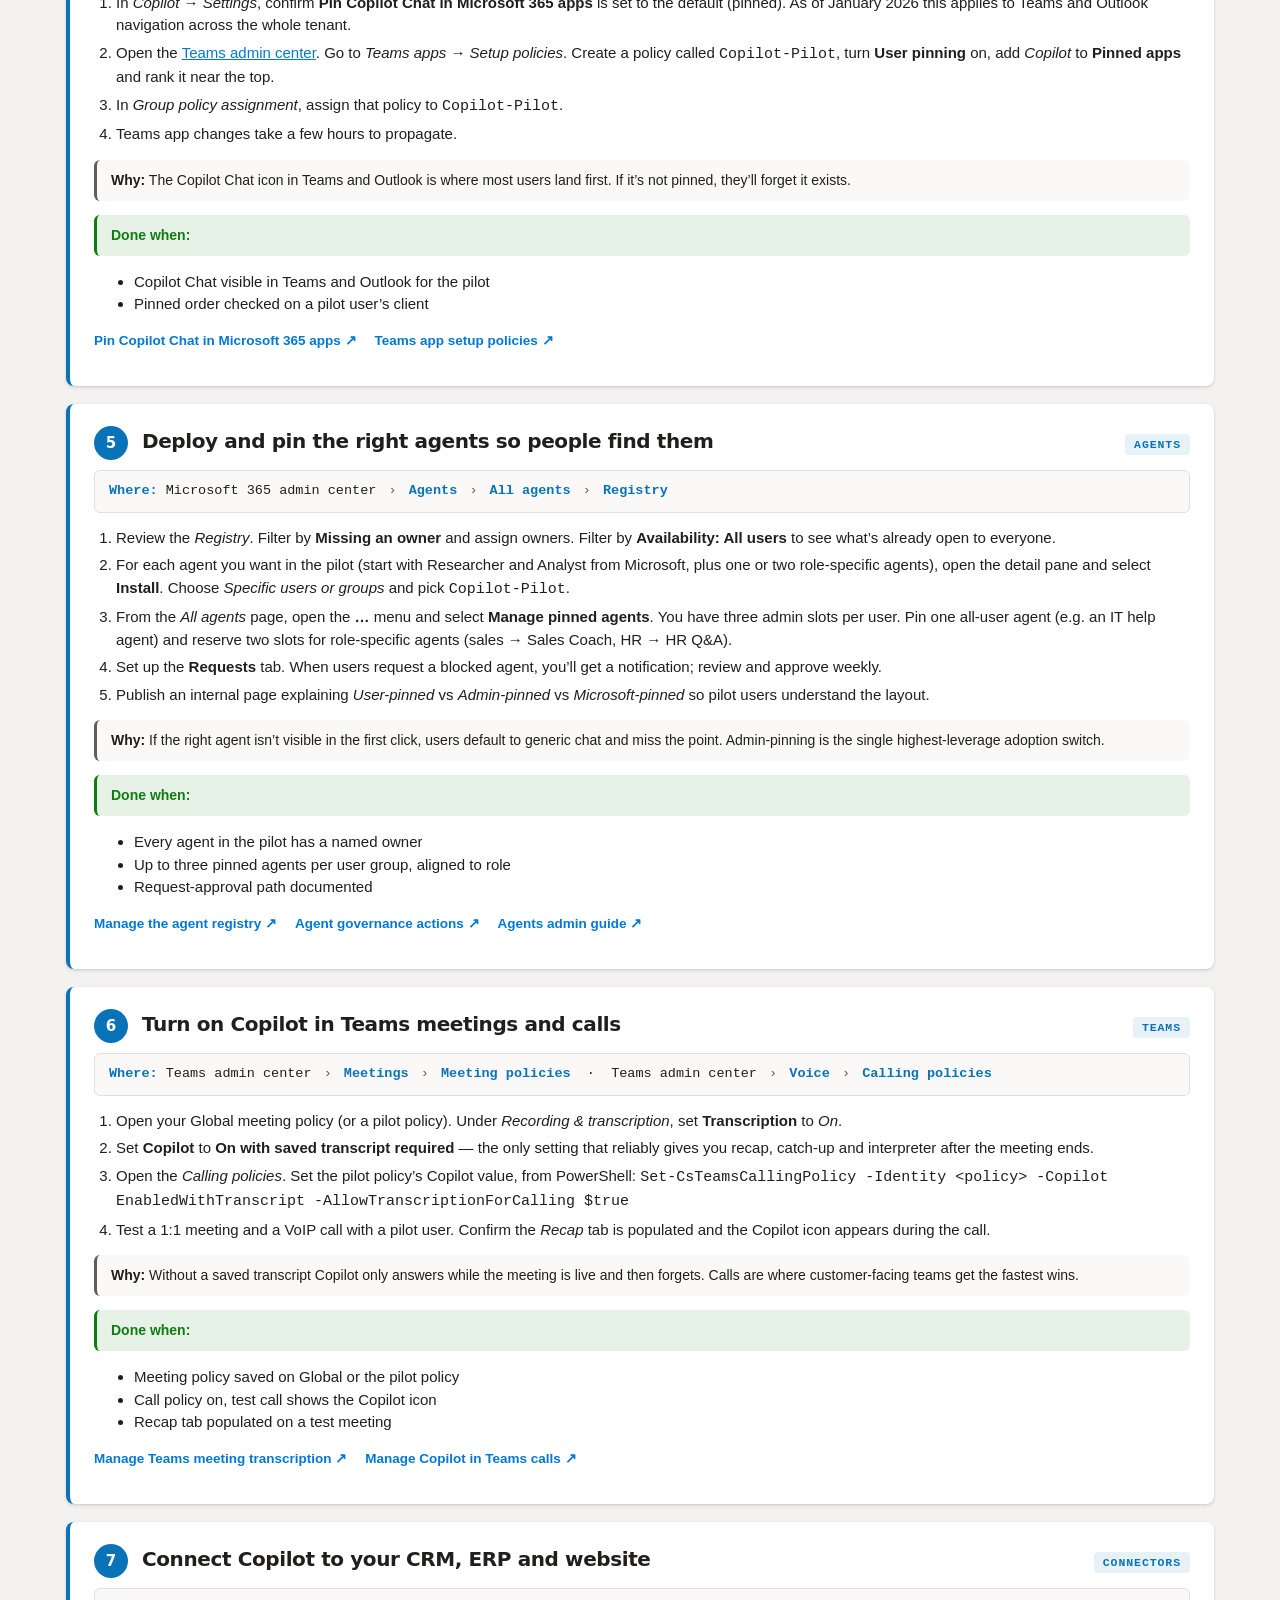
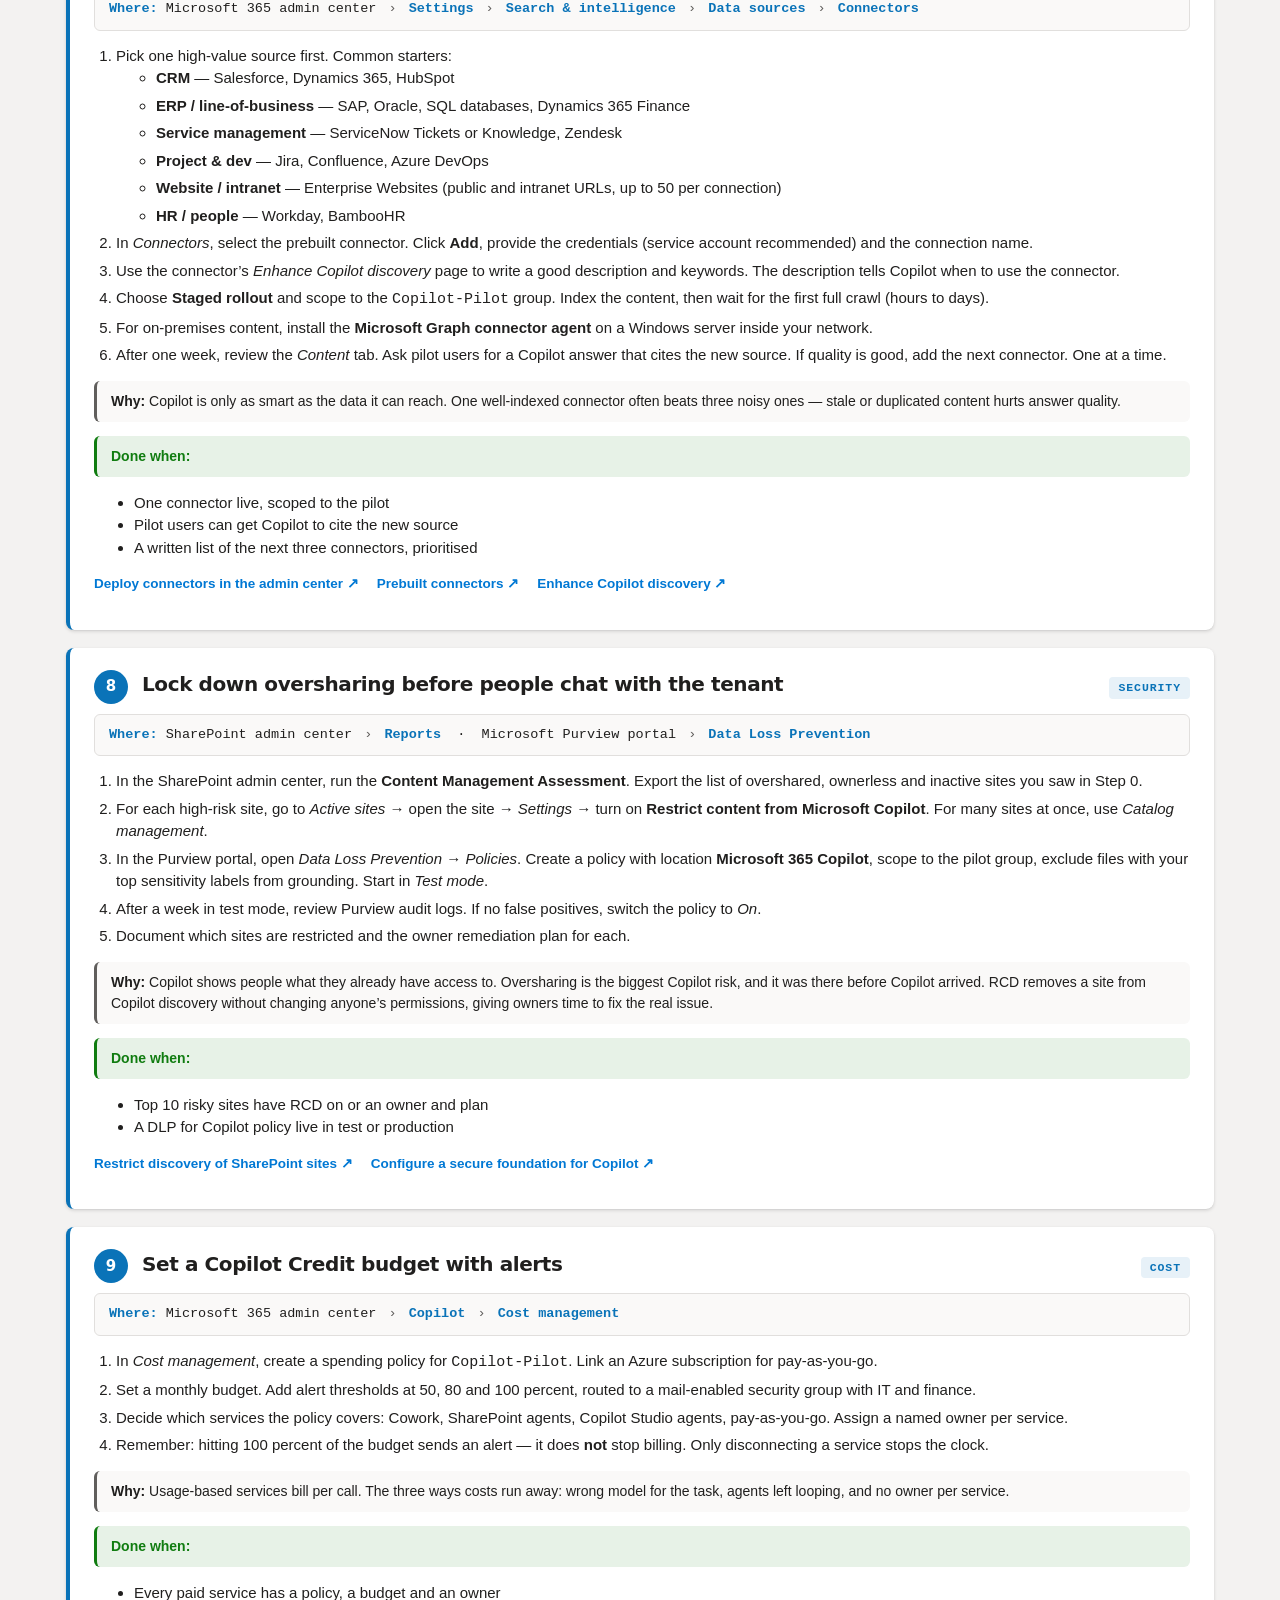
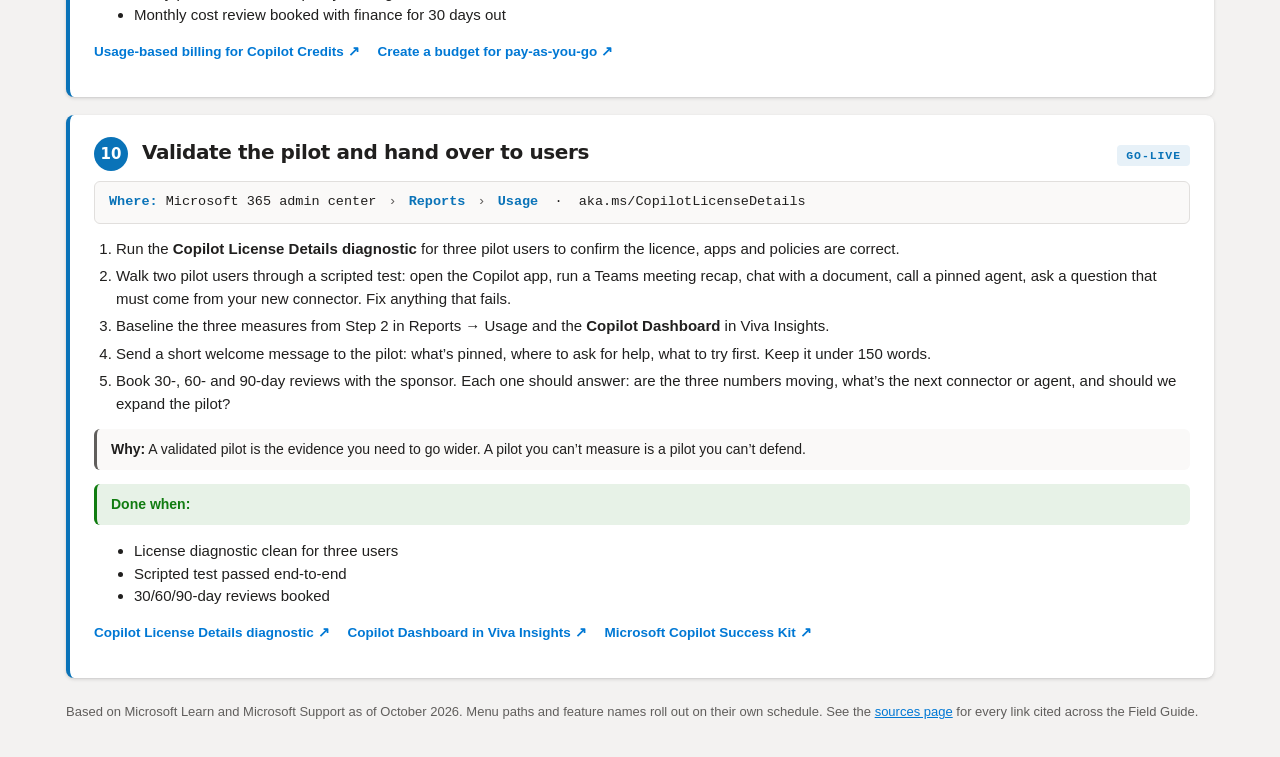
<file: microsoft-copilot-deployment-draft.html>
<!DOCTYPE html>
<html lang="en">
<head>
<meta charset="UTF-8">
<meta name="viewport" content="width=device-width, initial-scale=1, viewport-fit=cover">
<meta name="claude:viewport-fit-sides" content="cover">
<title>Deployment Starter | Jason Baxter’s Microsoft AI Field Guide</title>
<link rel="icon" type="image/png" href="img/brand/avatar-96.png">
<link rel="apple-touch-icon" href="img/brand/apple-touch-icon.png">
<meta name="theme-color" content="#0B1423">
<link rel="stylesheet" href="css/index.css">
<link rel="stylesheet" href="css/training.css">
<style>
body { --gc: #0A73B8; --gcd: #4BA9F7; }
.draft { background: #FFF4CE; border: 1px solid #D29C00; color: #594300; padding: 10px 14px; border-radius: 6px; font-size: 13.5px; margin-bottom: 14px; }
.draft b { color: #392B00; }
@media (prefers-color-scheme: dark) { :root:not([data-theme="light"]) .draft { background: #3A3015; border-color: #8A7030; color: #F5E6B0; } :root:not([data-theme="light"]) .draft b { color: #FFF0C8; } }
.pre, .guided { background: var(--card); border-radius: 8px; box-shadow: var(--shadow); padding: 20px 24px; margin-bottom: 20px; }
.pre { border-left: 4px solid #CA5010; }
.guided { border-left: 4px solid var(--gc); }
.pre h2, .guided h2 { font-size: 20px; font-weight: 600; margin: 0 0 10px; }
.pre p, .guided p { margin: 0 0 10px; }
.pre ul, .guided ul { margin: 0 0 10px; padding-left: 20px; font-size: 14.5px; }
.pre li + li, .guided li + li { margin-top: 4px; }
.pre a, .guided a { color: var(--accent); font-weight: 600; }
.guided .tracks { display: grid; grid-template-columns: 1fr 1fr; gap: 14px; margin-top: 10px; }
.guided .tracks div { background: var(--soft, #F3F2F1); border: 1px solid var(--border); border-radius: 6px; padding: 12px 14px; }
.guided .tracks h3 { margin: 0 0 4px; font-size: 14px; font-weight: 700; color: var(--gc); }
.guided .tracks p { margin: 0; font-size: 14px; }
@media (max-width: 640px) { .guided .tracks { grid-template-columns: 1fr; } }
.steps { counter-reset: step; display: grid; gap: 18px; }
.step { background: var(--card); border-radius: 8px; box-shadow: var(--shadow); border-left: 4px solid var(--gc); padding: 22px 24px; scroll-margin-top: 16px; counter-increment: step; }
.step-head { display: flex; align-items: baseline; gap: 14px; flex-wrap: wrap; margin-bottom: 10px; }
.step-head .n { display: grid; place-items: center; width: 34px; height: 34px; border-radius: 50%; background: var(--gc); color: #fff; font: 800 15px/1 var(--display, "Segoe UI Variable Display"); flex: none; }
.step-head .n::before { content: counter(step); }
.step-head h2 { margin: 0; font-size: 20px; font-weight: 600; flex: 1 1 320px; }
.step-head .area { font: 700 11.5px/1 var(--mono, monospace); letter-spacing: .08em; text-transform: uppercase; color: var(--gc); background: color-mix(in srgb, var(--gc) 10%, var(--card)); padding: 5px 9px; border-radius: 4px; }
.path { font: 500 13.5px/1.5 var(--mono, "SFMono-Regular", Consolas, monospace); background: var(--soft, #F3F2F1); border: 1px solid var(--border); border-radius: 6px; padding: 10px 14px; margin: 0 0 14px; overflow-wrap: anywhere; }
.path b { color: var(--gc); font-weight: 700; }
.path .sep { color: var(--muted); margin: 0 4px; }
.step ol { margin: 0 0 14px; padding-left: 22px; font-size: 15px; }
.step ol li + li { margin-top: 5px; }
.step ol li b { font-weight: 700; }
.step .why, .step .done { display: block; margin-top: 10px; font-size: 14px; padding: 10px 14px; border-radius: 6px; }
.step .why { background: var(--soft, #F3F2F1); border-left: 3px solid var(--muted); }
.step .why b { color: var(--text); }
.step .done { background: color-mix(in srgb, var(--good, #107C10) 10%, var(--card)); border-left: 3px solid var(--good, #107C10); }
.step .done b { color: var(--good, #107C10); }
.step .done ul { margin: 4px 0 0; padding-left: 20px; }
.step .links { margin-top: 12px; display: flex; flex-wrap: wrap; gap: 10px 18px; font-size: 13.5px; font-weight: 600; }
.step .links a { text-decoration: none; color: var(--accent); }
.step .links a:hover { text-decoration: underline; }
.src { font-size: 13px; color: var(--muted); margin: 24px 0 0; }
.src a { color: var(--accent); }
.toc { background: var(--card); border-radius: 8px; box-shadow: var(--shadow); padding: 18px 22px; margin-top: 20px; }
.toc h3 { margin: 0 0 8px; font-size: 13px; letter-spacing: .06em; text-transform: uppercase; color: var(--muted); font-weight: 700; }
.toc ol { margin: 0; padding-left: 22px; font-size: 14.5px; columns: 2; gap: 24px; }
.toc ol li { break-inside: avoid; margin-bottom: 3px; }
.toc ol a { color: var(--text); text-decoration: none; }
.toc ol a:hover { color: var(--accent); text-decoration: underline; }
@media (max-width: 620px) { .toc ol { columns: 1; } .step-head .area { order: 2; } }
</style>
</head>
<body>
<nav class="topbar band" aria-label="Site">
  <div class="wrap">
    <a class="brand" href="index.html"><img src="img/brand/avatar-96.png" alt="" width="38" height="38"><span><b>Jason Baxter</b><i>AI AUTOMATION</i></span></a>
    <a class="back" href="index.html">&larr; All guides</a>
  </div>
</nav>
<div class="stripe" aria-hidden="true"><span></span><span></span><span></span><span></span></div>
<header><div class="wrap">
  <p class="draft"><b>Draft for review.</b> This guide is a working draft and is not linked from the home page or the sources index yet.</p>
  <p class="eyebrow">Jason Baxter’s Microsoft AI Field Guide · Draft · Deployment setup guide</p>
  <h1>Microsoft 365 Copilot: the step-by-step setup guide</h1>
  <p class="lede">An old-school admin setup guide. Follow the steps in order. Each step tells you where to click in the Microsoft 365 admin center, what to turn on, and when you’re done.</p>
  <div class="facts">
    <span><b>Who runs this:</b> AI Administrator (or Global Administrator)</span>
    <span><b>Time:</b> ~1 day admin, 2–3 days end-to-end</span>
    <span><b>Pilot size:</b> 50–200 users across 3+ functions</span>
  </div>
  <section class="pre" aria-labelledby="precursor">
    <h2 id="precursor">Step 0 · Understand your organisation first</h2>
    <p>Before you touch a setting, know your starting point. Spend one morning in these reports so you deploy on evidence, not assumption.</p>
    <ul>
      <li><strong>Microsoft 365 usage reports</strong> &mdash; <code>admin.microsoft.com</code> &rarr; <em>Reports</em> &rarr; <em>Usage</em>. Active users per app over 7&ndash;180 days. Shows where your people already work: that’s where Copilot wins first.</li>
      <li><strong>Microsoft Adoption Score</strong> &mdash; <em>Reports</em> &rarr; <em>Adoption Score</em>. Six categories totalling 600 points, including <em>AI adoption</em>, benchmarked against similar organisations. Weak categories flag where training needs focus.</li>
      <li><strong>Microsoft Secure Score</strong> &mdash; Microsoft Defender portal. Your security baseline. Clear the top five recommended actions before you widen access with Copilot.</li>
      <li><strong>SharePoint Advanced Management Content Management Assessment</strong> &mdash; SharePoint admin center &rarr; <em>Reports</em>. Overshared, ownerless, inactive sites. Keep the list open for Step 8.</li>
      <li><strong>Microsoft Purview DSPM for AI</strong> &mdash; Purview portal. Overshared sites with sensitive content, risky sharing links. Keep this list open too.</li>
      <li><strong>Collaboration patterns</strong> &mdash; in the usage reports, note the ratio of Teams messages to meeting recordings to documents shared. Chat-heavy organisations get the fastest win from Teams recap. Document-heavy organisations get the fastest win from Word, Excel and SharePoint agents.</li>
    </ul>
    <p>Write down three numbers you want to move in 90 days (e.g. weekly active Copilot users, meeting recaps opened, documents chatted-with). You’ll need them for Step 10’s cost review.</p>
  </section>
  <section class="guided" aria-labelledby="guided">
    <h2 id="guided">Use the admin center guided setup as your backbone</h2>
    <p>Microsoft already ships two setup wizards that walk you through most of what follows. Have both open while you work through this guide.</p>
    <ol>
      <li>Sign in to <a href="https://admin.microsoft.com/" target="_blank" rel="noopener">admin.microsoft.com</a>.</li>
      <li>In the left pane, select <strong>&hellip; Show all</strong> &rarr; <strong>Setup</strong>.</li>
      <li>On the Setup page, open the <strong>Guided setups</strong> tab.</li>
    </ol>
    <div class="tracks">
      <div><h3>Prepare your environment guide</h3><p>Domains, licence assignment, mailboxes, Microsoft 365 Apps install. Run this first on a new tenant, or spot-check it on an established one.</p></div>
      <div><h3>Microsoft Copilot setup guide</h3><p>Prerequisites check, OneDrive and Outlook readiness, meeting policy, pinning and connectors. This is the Foundations+ wizard that lines up with Steps 1–10 below.</p></div>
    </div>
    <p style="margin-top:10px">Think of the wizard as the checklist and this guide as the opinionated commentary. Where Microsoft offers a choice, I’ll tell you which one works best for a safe pilot.</p>
  </section>
  <div class="toc" aria-labelledby="toc">
    <h3 id="toc">The 10 setup steps</h3>
    <ol>
      <li><a href="#s1">Prepare the Microsoft 365 foundation</a></li>
      <li><a href="#s2">Assign Copilot licences to a focused pilot</a></li>
      <li><a href="#s3">Distribute and pin the Microsoft Copilot app</a></li>
      <li><a href="#s4">Pin Copilot Chat in Teams and Outlook</a></li>
      <li><a href="#s5">Deploy and pin the right agents</a></li>
      <li><a href="#s6">Turn on Copilot in Teams meetings and calls</a></li>
      <li><a href="#s7">Connect Copilot to your CRM, ERP and website</a></li>
      <li><a href="#s8">Lock down oversharing before people chat with the tenant</a></li>
      <li><a href="#s9">Set a Copilot Credit budget with alerts</a></li>
      <li><a href="#s10">Validate the pilot and hand over to users</a></li>
    </ol>
  </div>
</div></header>
<main><div class="wrap"><div class="steps">

<section class="step" id="s1">
  <div class="step-head"><span class="n" aria-hidden="true"></span><h2>Prepare the Microsoft 365 foundation</h2><span class="area">Foundations+</span></div>
  <p class="path"><b>Where:</b> Microsoft 365 admin center <span class="sep">›</span> Setup <span class="sep">›</span> Guided setups <span class="sep">›</span> <b>Prepare your environment guide</b></p>
  <ol>
    <li>Confirm your custom domains are verified and your DNS is clean.</li>
    <li>Open the <em>Microsoft 365 Apps setup guide</em>. Confirm your deployment is on <strong>Current Channel</strong> or <strong>Monthly Enterprise Channel</strong>, version <strong>2511 or later</strong>. 2511 is what auto-installs the Microsoft Copilot app on Windows.</li>
    <li>Open the <em>OneDrive setup guide</em>. Confirm Known Folder Move and automatic sign-in. OneDrive is a prerequisite for many Copilot features.</li>
    <li>In <em>Settings</em> &rarr; <em>Org settings</em> &rarr; <em>Microsoft 365 Groups</em>, confirm Loop workspaces are enabled. Planner Agent needs Loop.</li>
    <li>In <em>Settings</em> &rarr; <em>Org settings</em> &rarr; <em>Microsoft Whiteboard</em>, enable Whiteboard for your tenant.</li>
    <li>Give at least one named person the <strong>AI Administrator</strong> Entra role. Keep the Global Administrator role for break-glass only.</li>
  </ol>
  <p class="why"><b>Why:</b> Copilot features depend on current clients and signed-in services. One missing prerequisite breaks a dozen features silently.</p>
  <p class="done"><b>Done when:</b></p>
  <ul><li>Pilot devices on Current / Monthly Enterprise Channel, 2511+</li><li>OneDrive signed in, Loop and Whiteboard on</li><li>AI Administrator role assigned</li></ul>
  <p class="links"><a href="https://learn.microsoft.com/microsoft-365/enterprise/setup-guides-for-microsoft-365" target="_blank" rel="noopener">Setup guides in the admin center ↗</a><a href="https://learn.microsoft.com/microsoft-365/copilot/microsoft-copilot-requirements" target="_blank" rel="noopener">Microsoft Copilot requirements ↗</a></p>
</section>

<section class="step" id="s2">
  <div class="step-head"><span class="n" aria-hidden="true"></span><h2>Assign Copilot licences to a focused pilot</h2><span class="area">Licensing</span></div>
  <p class="path"><b>Where:</b> Microsoft 365 admin center <span class="sep">›</span> <b>Billing</b> <span class="sep">›</span> <b>Licenses</b></p>
  <ol>
    <li>Create a Microsoft Entra security group called <code>Copilot-Pilot</code>. Add 50&ndash;200 users across three or more functions &mdash; sales, operations, IT, HR, finance.</li>
    <li>In <em>Billing</em> &rarr; <em>Licenses</em>, open <strong>Microsoft 365 Copilot</strong> and assign the licence to the <code>Copilot-Pilot</code> group.</li>
    <li>Add two or three named champions per team. These are the people other users will ask when something’s odd.</li>
    <li>Agree three success measures with the sponsor: weekly active users, scenarios adopted (e.g. meeting recap, chat with doc), and one hard business number tied to a scenario.</li>
  </ol>
  <p class="why"><b>Why:</b> A broad switch-on hides your early failures and burns the first impression. A focused pilot gives you measurable usage per team and the pattern your training plan builds on.</p>
  <p class="done"><b>Done when:</b></p>
  <ul><li>Pilot group has owners, champions, and a Teams channel</li><li>Three success measures agreed with the sponsor</li></ul>
  <p class="links"><a href="https://learn.microsoft.com/microsoft-365/copilot/enablement-resources" target="_blank" rel="noopener">Copilot adoption guide for IT admins ↗</a><a href="https://learn.microsoft.com/microsoft-365/fasttrack/microsoft-365-copilot" target="_blank" rel="noopener">FastTrack Copilot overview ↗</a></p>
</section>

<section class="step" id="s3">
  <div class="step-head"><span class="n" aria-hidden="true"></span><h2>Distribute and pin the Microsoft Copilot app</h2><span class="area">Distribution</span></div>
  <p class="path"><b>Where:</b> Microsoft 365 admin center <span class="sep">›</span> <b>Copilot</b> <span class="sep">›</span> <b>Settings</b> <span class="sep">›</span> <b>Pin Microsoft Copilot to the Windows taskbar</b></p>
  <ol>
    <li>Confirm your Windows 11 devices run Apps 2511 or later. The Microsoft Copilot app auto-installs in the background &mdash; nothing to package in Intune for most tenants.</li>
    <li>In <em>Copilot</em> &rarr; <em>Settings</em>, open <strong>Pin Microsoft Copilot to the Windows taskbar</strong>. For the pilot, choose <strong>Pin for selected groups</strong> and pick <code>Copilot-Pilot</code>. (You can switch to <em>Pin for all devices</em> after the pilot.) This setting needs an Intune Administrator role.</li>
    <li>For users who need to install manually (Mac, personal Windows, EEA tenants), send the <a href="https://www.microsoft.com/microsoft-365/copilot/download-copilot-app" target="_blank" rel="noopener">download page</a>. iOS and Android users get the <em>Microsoft 365 Copilot</em> app from the store.</li>
    <li>Changes take up to 8 hours on Windows 11 and up to 48 hours on older builds.</li>
  </ol>
  <p class="why"><b>Why:</b> You want one obvious icon on every pilot user’s taskbar, consistent across devices. Discoverability is the fastest adoption win.</p>
  <p class="done"><b>Done when:</b></p>
  <ul><li>Copilot app on the taskbar for your pilot group</li><li>Mobile users have the app installed and signed in</li></ul>
  <p class="links"><a href="https://learn.microsoft.com/microsoft-365/copilot/deploy-microsoft-365-copilot-app" target="_blank" rel="noopener">Deploy the Microsoft 365 Copilot app ↗</a><a href="https://learn.microsoft.com/microsoft-365/copilot/pin-copilot-taskbar" target="_blank" rel="noopener">Pin Copilot to the Windows taskbar ↗</a></p>
</section>

<section class="step" id="s4">
  <div class="step-head"><span class="n" aria-hidden="true"></span><h2>Pin Copilot Chat in Teams and Outlook</h2><span class="area">Distribution</span></div>
  <p class="path"><b>Where:</b> Microsoft 365 admin center <span class="sep">›</span> <b>Copilot</b> <span class="sep">›</span> <b>Settings</b> <span class="sep">›</span> <b>Pin Microsoft Copilot Chat</b> &nbsp;·&nbsp; Teams admin center <span class="sep">›</span> <b>Teams apps</b> <span class="sep">›</span> <b>Setup policies</b></p>
  <ol>
    <li>In <em>Copilot</em> &rarr; <em>Settings</em>, confirm <strong>Pin Copilot Chat in Microsoft 365 apps</strong> is set to the default (pinned). As of January 2026 this applies to Teams and Outlook navigation across the whole tenant.</li>
    <li>Open the <a href="https://admin.teams.microsoft.com" target="_blank" rel="noopener">Teams admin center</a>. Go to <em>Teams apps</em> &rarr; <em>Setup policies</em>. Create a policy called <code>Copilot-Pilot</code>, turn <strong>User pinning</strong> on, add <em>Copilot</em> to <strong>Pinned apps</strong> and rank it near the top.</li>
    <li>In <em>Group policy assignment</em>, assign that policy to <code>Copilot-Pilot</code>.</li>
    <li>Teams app changes take a few hours to propagate.</li>
  </ol>
  <p class="why"><b>Why:</b> The Copilot Chat icon in Teams and Outlook is where most users land first. If it’s not pinned, they’ll forget it exists.</p>
  <p class="done"><b>Done when:</b></p>
  <ul><li>Copilot Chat visible in Teams and Outlook for the pilot</li><li>Pinned order checked on a pilot user’s client</li></ul>
  <p class="links"><a href="https://learn.microsoft.com/microsoft-365/copilot/pin-copilot-chat-navbar" target="_blank" rel="noopener">Pin Copilot Chat in Microsoft 365 apps ↗</a><a href="https://learn.microsoft.com/microsoftteams/teams-app-setup-policies" target="_blank" rel="noopener">Teams app setup policies ↗</a></p>
</section>

<section class="step" id="s5">
  <div class="step-head"><span class="n" aria-hidden="true"></span><h2>Deploy and pin the right agents so people find them</h2><span class="area">Agents</span></div>
  <p class="path"><b>Where:</b> Microsoft 365 admin center <span class="sep">›</span> <b>Agents</b> <span class="sep">›</span> <b>All agents</b> <span class="sep">›</span> <b>Registry</b></p>
  <ol>
    <li>Review the <em>Registry</em>. Filter by <strong>Missing an owner</strong> and assign owners. Filter by <strong>Availability: All users</strong> to see what’s already open to everyone.</li>
    <li>For each agent you want in the pilot (start with Researcher and Analyst from Microsoft, plus one or two role-specific agents), open the detail pane and select <strong>Install</strong>. Choose <em>Specific users or groups</em> and pick <code>Copilot-Pilot</code>.</li>
    <li>From the <em>All agents</em> page, open the <strong>&hellip;</strong> menu and select <strong>Manage pinned agents</strong>. You have three admin slots per user. Pin one all-user agent (e.g. an IT help agent) and reserve two slots for role-specific agents (sales → Sales Coach, HR → HR Q&amp;A).</li>
    <li>Set up the <strong>Requests</strong> tab. When users request a blocked agent, you’ll get a notification; review and approve weekly.</li>
    <li>Publish an internal page explaining <em>User-pinned</em> vs <em>Admin-pinned</em> vs <em>Microsoft-pinned</em> so pilot users understand the layout.</li>
  </ol>
  <p class="why"><b>Why:</b> If the right agent isn’t visible in the first click, users default to generic chat and miss the point. Admin-pinning is the single highest-leverage adoption switch.</p>
  <p class="done"><b>Done when:</b></p>
  <ul><li>Every agent in the pilot has a named owner</li><li>Up to three pinned agents per user group, aligned to role</li><li>Request-approval path documented</li></ul>
  <p class="links"><a href="https://learn.microsoft.com/microsoft-365/admin/manage/agent-registry" target="_blank" rel="noopener">Manage the agent registry ↗</a><a href="https://learn.microsoft.com/microsoft-365/admin/manage/agent-actions" target="_blank" rel="noopener">Agent governance actions ↗</a><a href="https://learn.microsoft.com/microsoft-365/copilot/agent-essentials/m365-agents-admin-guide" target="_blank" rel="noopener">Agents admin guide ↗</a></p>
</section>

<section class="step" id="s6">
  <div class="step-head"><span class="n" aria-hidden="true"></span><h2>Turn on Copilot in Teams meetings and calls</h2><span class="area">Teams</span></div>
  <p class="path"><b>Where:</b> Teams admin center <span class="sep">›</span> <b>Meetings</b> <span class="sep">›</span> <b>Meeting policies</b> &nbsp;·&nbsp; Teams admin center <span class="sep">›</span> <b>Voice</b> <span class="sep">›</span> <b>Calling policies</b></p>
  <ol>
    <li>Open your Global meeting policy (or a pilot policy). Under <em>Recording &amp; transcription</em>, set <strong>Transcription</strong> to <em>On</em>.</li>
    <li>Set <strong>Copilot</strong> to <strong>On with saved transcript required</strong> &mdash; the only setting that reliably gives you recap, catch-up and interpreter after the meeting ends.</li>
    <li>Open the <em>Calling policies</em>. Set the pilot policy’s Copilot value, from PowerShell: <code>Set-CsTeamsCallingPolicy -Identity &lt;policy&gt; -Copilot EnabledWithTranscript -AllowTranscriptionForCalling $true</code></li>
    <li>Test a 1:1 meeting and a VoIP call with a pilot user. Confirm the <em>Recap</em> tab is populated and the Copilot icon appears during the call.</li>
  </ol>
  <p class="why"><b>Why:</b> Without a saved transcript Copilot only answers while the meeting is live and then forgets. Calls are where customer-facing teams get the fastest wins.</p>
  <p class="done"><b>Done when:</b></p>
  <ul><li>Meeting policy saved on Global or the pilot policy</li><li>Call policy on, test call shows the Copilot icon</li><li>Recap tab populated on a test meeting</li></ul>
  <p class="links"><a href="https://learn.microsoft.com/microsoftteams/copilot-teams-transcription" target="_blank" rel="noopener">Manage Teams meeting transcription ↗</a><a href="https://learn.microsoft.com/microsoftteams/copilot-teams-calling-transcription" target="_blank" rel="noopener">Manage Copilot in Teams calls ↗</a></p>
</section>

<section class="step" id="s7">
  <div class="step-head"><span class="n" aria-hidden="true"></span><h2>Connect Copilot to your CRM, ERP and website</h2><span class="area">Connectors</span></div>
  <p class="path"><b>Where:</b> Microsoft 365 admin center <span class="sep">›</span> <b>Settings</b> <span class="sep">›</span> <b>Search &amp; intelligence</b> <span class="sep">›</span> <b>Data sources</b> <span class="sep">›</span> <b>Connectors</b></p>
  <ol>
    <li>Pick one high-value source first. Common starters:
      <ul>
        <li><strong>CRM</strong> &mdash; Salesforce, Dynamics 365, HubSpot</li>
        <li><strong>ERP / line-of-business</strong> &mdash; SAP, Oracle, SQL databases, Dynamics 365 Finance</li>
        <li><strong>Service management</strong> &mdash; ServiceNow Tickets or Knowledge, Zendesk</li>
        <li><strong>Project &amp; dev</strong> &mdash; Jira, Confluence, Azure DevOps</li>
        <li><strong>Website / intranet</strong> &mdash; Enterprise Websites (public and intranet URLs, up to 50 per connection)</li>
        <li><strong>HR / people</strong> &mdash; Workday, BambooHR</li>
      </ul>
    </li>
    <li>In <em>Connectors</em>, select the prebuilt connector. Click <strong>Add</strong>, provide the credentials (service account recommended) and the connection name.</li>
    <li>Use the connector’s <em>Enhance Copilot discovery</em> page to write a good description and keywords. The description tells Copilot when to use the connector.</li>
    <li>Choose <strong>Staged rollout</strong> and scope to the <code>Copilot-Pilot</code> group. Index the content, then wait for the first full crawl (hours to days).</li>
    <li>For on-premises content, install the <strong>Microsoft Graph connector agent</strong> on a Windows server inside your network.</li>
    <li>After one week, review the <em>Content</em> tab. Ask pilot users for a Copilot answer that cites the new source. If quality is good, add the next connector. One at a time.</li>
  </ol>
  <p class="why"><b>Why:</b> Copilot is only as smart as the data it can reach. One well-indexed connector often beats three noisy ones &mdash; stale or duplicated content hurts answer quality.</p>
  <p class="done"><b>Done when:</b></p>
  <ul><li>One connector live, scoped to the pilot</li><li>Pilot users can get Copilot to cite the new source</li><li>A written list of the next three connectors, prioritised</li></ul>
  <p class="links"><a href="https://learn.microsoft.com/microsoft-365/copilot/connectors/deployment-overview" target="_blank" rel="noopener">Deploy connectors in the admin center ↗</a><a href="https://learn.microsoft.com/microsoft-365/copilot/connectors/prebuilt-connectors-overview" target="_blank" rel="noopener">Prebuilt connectors ↗</a><a href="https://learn.microsoft.com/microsoft-365/copilot/connectors/enhance-copilot-discovery" target="_blank" rel="noopener">Enhance Copilot discovery ↗</a></p>
</section>

<section class="step" id="s8">
  <div class="step-head"><span class="n" aria-hidden="true"></span><h2>Lock down oversharing before people chat with the tenant</h2><span class="area">Security</span></div>
  <p class="path"><b>Where:</b> SharePoint admin center <span class="sep">›</span> <b>Reports</b> &nbsp;·&nbsp; Microsoft Purview portal <span class="sep">›</span> <b>Data Loss Prevention</b></p>
  <ol>
    <li>In the SharePoint admin center, run the <strong>Content Management Assessment</strong>. Export the list of overshared, ownerless and inactive sites you saw in Step 0.</li>
    <li>For each high-risk site, go to <em>Active sites</em> &rarr; open the site &rarr; <em>Settings</em> &rarr; turn on <strong>Restrict content from Microsoft Copilot</strong>. For many sites at once, use <em>Catalog management</em>.</li>
    <li>In the Purview portal, open <em>Data Loss Prevention</em> &rarr; <em>Policies</em>. Create a policy with location <strong>Microsoft 365 Copilot</strong>, scope to the pilot group, exclude files with your top sensitivity labels from grounding. Start in <em>Test mode</em>.</li>
    <li>After a week in test mode, review Purview audit logs. If no false positives, switch the policy to <em>On</em>.</li>
    <li>Document which sites are restricted and the owner remediation plan for each.</li>
  </ol>
  <p class="why"><b>Why:</b> Copilot shows people what they already have access to. Oversharing is the biggest Copilot risk, and it was there before Copilot arrived. RCD removes a site from Copilot discovery without changing anyone’s permissions, giving owners time to fix the real issue.</p>
  <p class="done"><b>Done when:</b></p>
  <ul><li>Top 10 risky sites have RCD on or an owner and plan</li><li>A DLP for Copilot policy live in test or production</li></ul>
  <p class="links"><a href="https://learn.microsoft.com/sharepoint/restricted-content-discovery" target="_blank" rel="noopener">Restrict discovery of SharePoint sites ↗</a><a href="https://learn.microsoft.com/microsoft-365/copilot/configure-secure-governed-data-foundation-microsoft-365-copilot" target="_blank" rel="noopener">Configure a secure foundation for Copilot ↗</a></p>
</section>

<section class="step" id="s9">
  <div class="step-head"><span class="n" aria-hidden="true"></span><h2>Set a Copilot Credit budget with alerts</h2><span class="area">Cost</span></div>
  <p class="path"><b>Where:</b> Microsoft 365 admin center <span class="sep">›</span> <b>Copilot</b> <span class="sep">›</span> <b>Cost management</b></p>
  <ol>
    <li>In <em>Cost management</em>, create a spending policy for <code>Copilot-Pilot</code>. Link an Azure subscription for pay-as-you-go.</li>
    <li>Set a monthly budget. Add alert thresholds at 50, 80 and 100 percent, routed to a mail-enabled security group with IT and finance.</li>
    <li>Decide which services the policy covers: Cowork, SharePoint agents, Copilot Studio agents, pay-as-you-go. Assign a named owner per service.</li>
    <li>Remember: hitting 100 percent of the budget sends an alert &mdash; it does <strong>not</strong> stop billing. Only disconnecting a service stops the clock.</li>
  </ol>
  <p class="why"><b>Why:</b> Usage-based services bill per call. The three ways costs run away: wrong model for the task, agents left looping, and no owner per service.</p>
  <p class="done"><b>Done when:</b></p>
  <ul><li>Every paid service has a policy, a budget and an owner</li><li>Monthly cost review booked with finance for 30 days out</li></ul>
  <p class="links"><a href="https://learn.microsoft.com/microsoft-365/copilot/usage-based-billing-overview-copilot-credits" target="_blank" rel="noopener">Usage-based billing for Copilot Credits ↗</a><a href="https://learn.microsoft.com/microsoft-365/commerce/services/pay-as-you-go-budget" target="_blank" rel="noopener">Create a budget for pay-as-you-go ↗</a></p>
</section>

<section class="step" id="s10">
  <div class="step-head"><span class="n" aria-hidden="true"></span><h2>Validate the pilot and hand over to users</h2><span class="area">Go-live</span></div>
  <p class="path"><b>Where:</b> Microsoft 365 admin center <span class="sep">›</span> <b>Reports</b> <span class="sep">›</span> <b>Usage</b> &nbsp;·&nbsp; <code>aka.ms/CopilotLicenseDetails</code></p>
  <ol>
    <li>Run the <strong>Copilot License Details diagnostic</strong> for three pilot users to confirm the licence, apps and policies are correct.</li>
    <li>Walk two pilot users through a scripted test: open the Copilot app, run a Teams meeting recap, chat with a document, call a pinned agent, ask a question that must come from your new connector. Fix anything that fails.</li>
    <li>Baseline the three measures from Step 2 in Reports &rarr; Usage and the <strong>Copilot Dashboard</strong> in Viva Insights.</li>
    <li>Send a short welcome message to the pilot: what’s pinned, where to ask for help, what to try first. Keep it under 150 words.</li>
    <li>Book 30-, 60- and 90-day reviews with the sponsor. Each one should answer: are the three numbers moving, what’s the next connector or agent, and should we expand the pilot?</li>
  </ol>
  <p class="why"><b>Why:</b> A validated pilot is the evidence you need to go wider. A pilot you can’t measure is a pilot you can’t defend.</p>
  <p class="done"><b>Done when:</b></p>
  <ul><li>License diagnostic clean for three users</li><li>Scripted test passed end-to-end</li><li>30/60/90-day reviews booked</li></ul>
  <p class="links"><a href="https://aka.ms/CopilotLicenseDetails" target="_blank" rel="noopener">Copilot License Details diagnostic ↗</a><a href="https://learn.microsoft.com/viva/insights/org-team-insights/copilot-dashboard" target="_blank" rel="noopener">Copilot Dashboard in Viva Insights ↗</a><a href="https://adoption.microsoft.com/copilot" target="_blank" rel="noopener">Microsoft Copilot Success Kit ↗</a></p>
</section>

</div>

<p class="src">Based on Microsoft Learn and Microsoft Support as of October 2026. Menu paths and feature names roll out on their own schedule. See the <a href="sources.html">sources page</a> for every link cited across the Field Guide.</p>

</div></main>
</body>
</html>
</file>
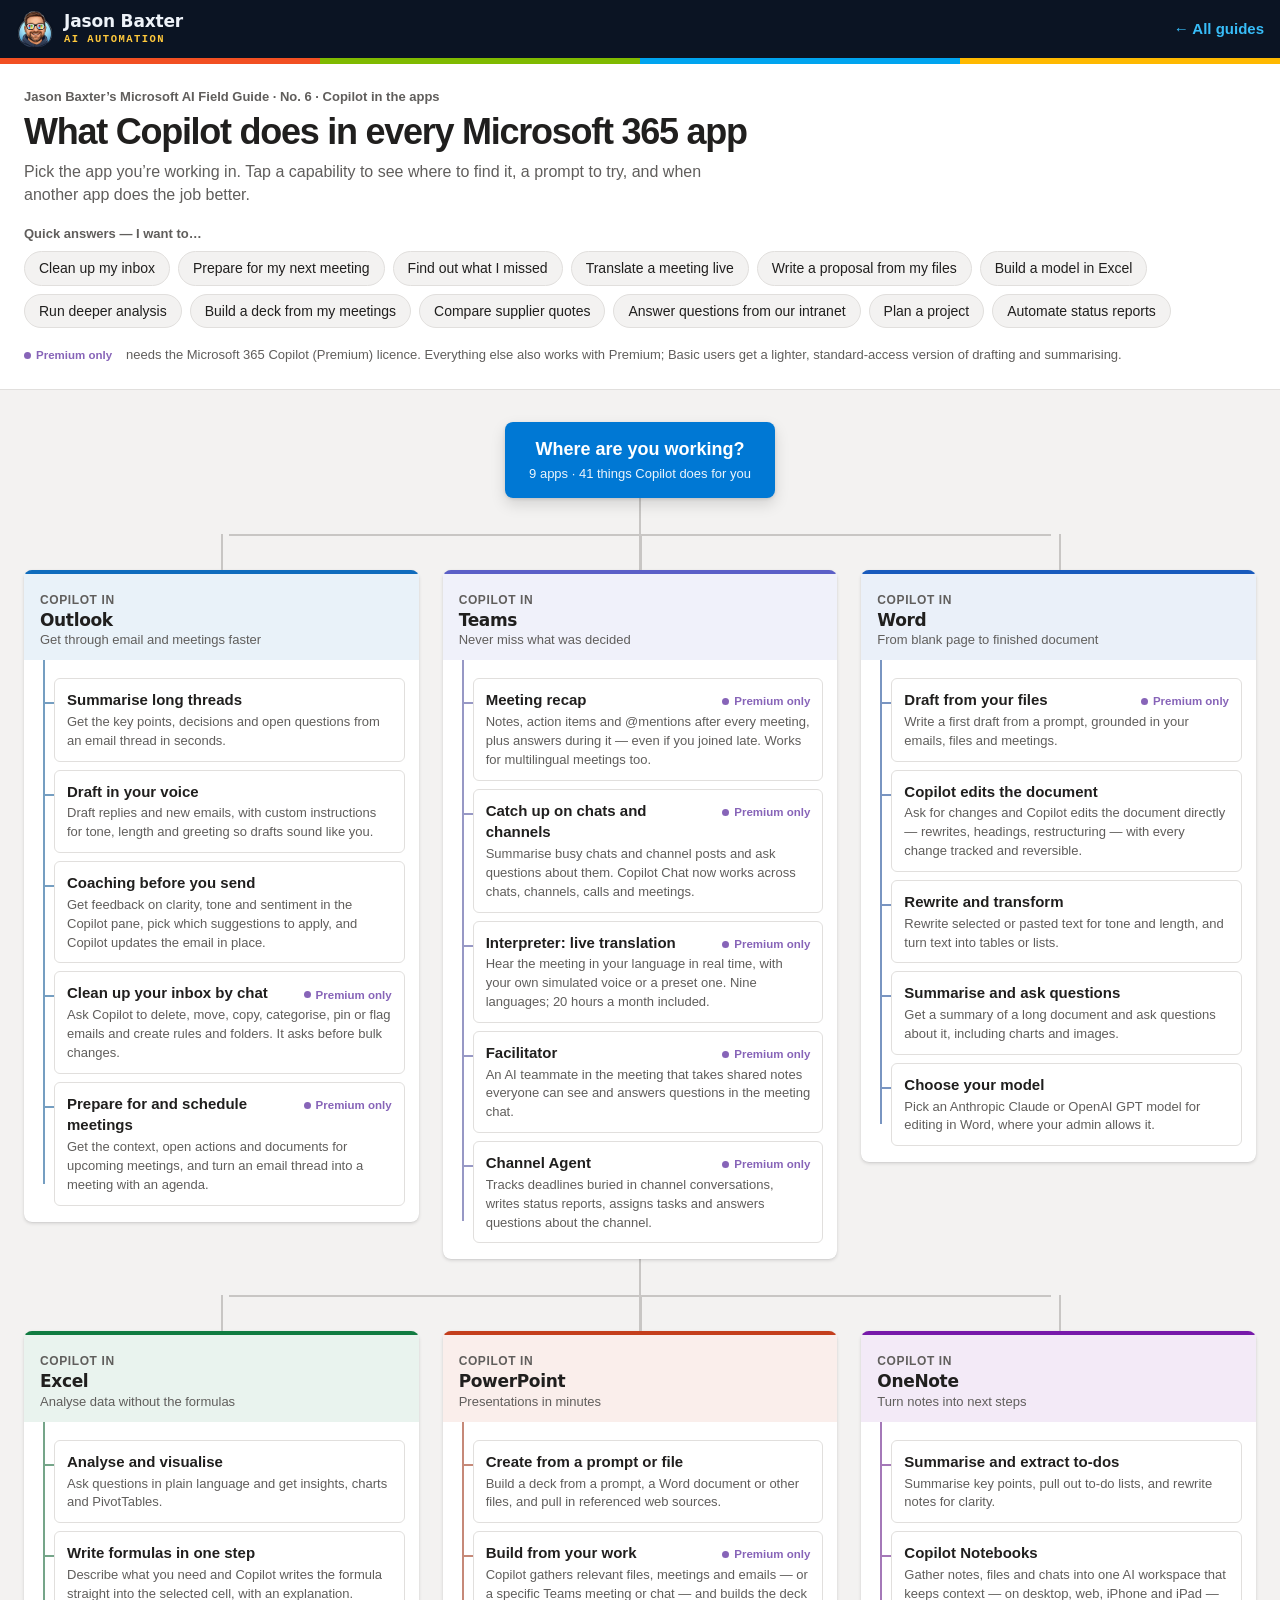
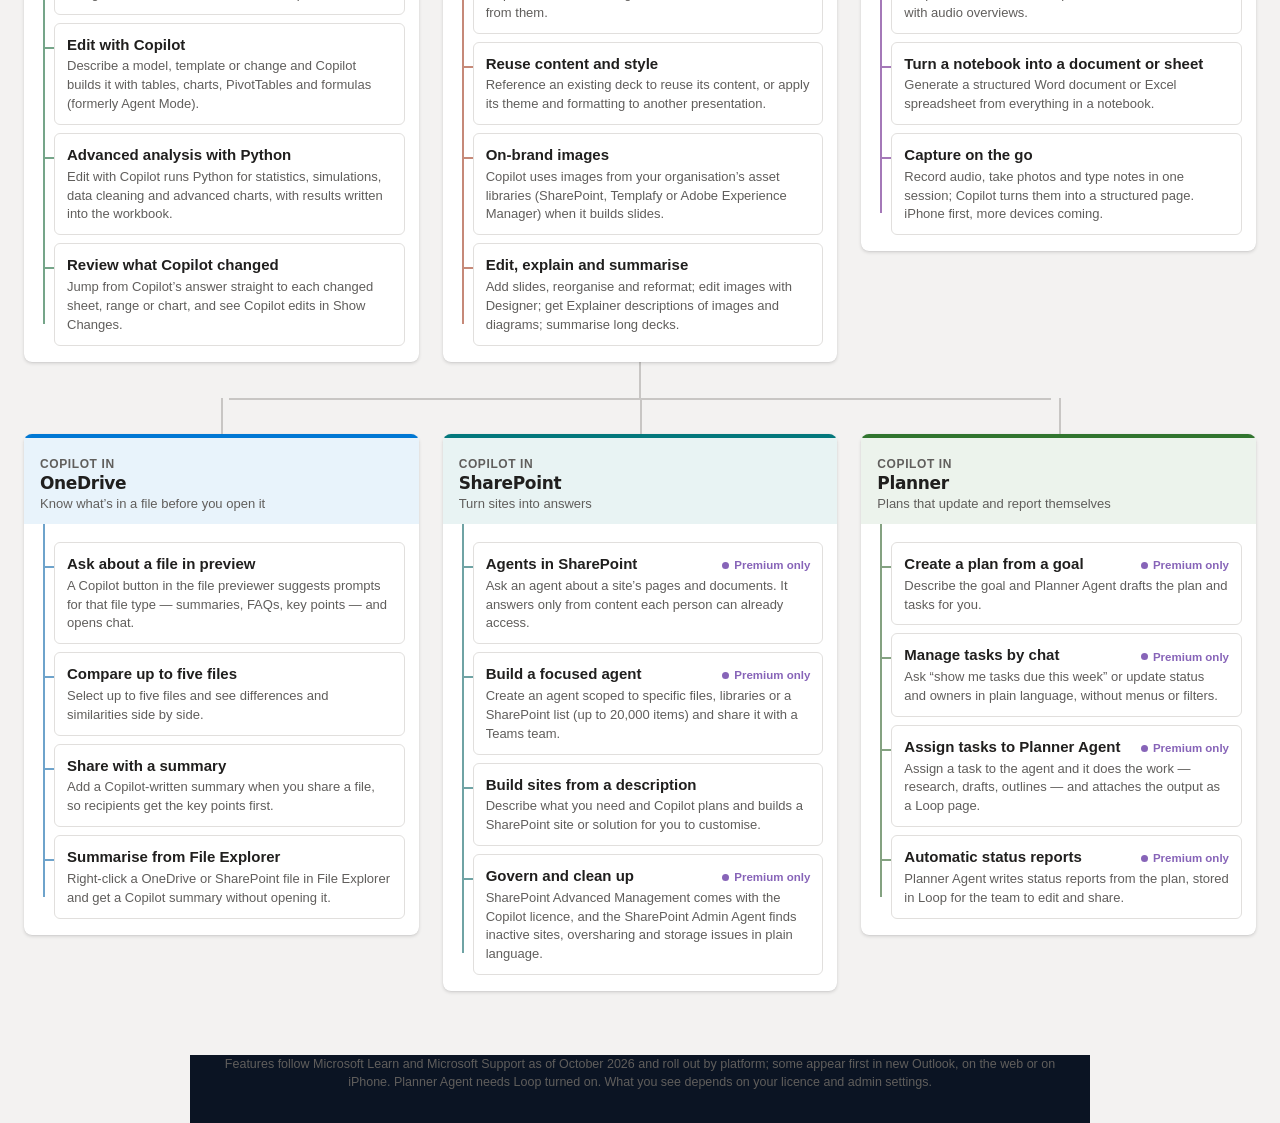
<file: microsoft-copilot-in-the-apps.html>
<!DOCTYPE html>
<html lang="en">
<head>
<meta charset="UTF-8">
<meta name="viewport" content="width=device-width, initial-scale=1">
<title>Copilot in Every App | Jason Baxter’s Microsoft AI Field Guide</title>
<link rel="stylesheet" href="css/index.css">
<link rel="stylesheet" href="css/microsoft-copilot-in-the-apps.css">
<link rel="icon" type="image/png" href="img/brand/avatar-96.png">
<link rel="apple-touch-icon" href="img/brand/apple-touch-icon.png">
<meta name="theme-color" content="#0B1423">
</head>
<body>
<nav class="topbar band" aria-label="Site">
  <div class="wrap">
    <a class="brand" href="index.html"><img src="img/brand/avatar-96.png" alt="" width="38" height="38"><span><b>Jason Baxter</b><i>AI AUTOMATION</i></span></a>
    <a class="back" href="index.html">&larr; All guides</a>
  </div>
</nav>
<div class="stripe" aria-hidden="true"><span></span><span></span><span></span><span></span></div>
<header>
  <div class="wrap">
    <p class="eyebrow">Jason Baxter’s Microsoft AI Field Guide · No. 6 · Copilot in the apps</p>
    <h1>What Copilot does in every Microsoft 365 app</h1>
    <p class="lede">Pick the app you’re working in. Tap a capability to see where to find it, a prompt to try, and when another app does the job better.</p>
    <p class="picks-label">Quick answers — I want to…</p>
    <div class="chips" id="chips"></div>
    <div class="legend">
      <span class="status prem">Premium only</span><span>needs the Microsoft 365 Copilot (Premium) licence. Everything else also works with Premium; Basic users get a lighter, standard-access version of drafting and summarising.</span>
    </div>
  </div>
</header>

<main><div class="wrap"><div id="tree"></div></div></main>
<footer>Features follow Microsoft Learn and Microsoft Support as of October 2026 and roll out by platform; some appear first in new Outlook, on the web or on iPhone. Planner Agent needs Loop turned on. What you see depends on your licence and admin settings.</footer>

<div class="scrim" id="scrim"></div>
<aside class="panel" id="panel" role="dialog" aria-labelledby="pName">
  <div class="panel-top">
    <span class="pill" id="pGoal"></span>
    <button class="x" id="pClose" aria-label="Close details">✕</button>
  </div>
  <div class="panel-body" id="pBody"></div>
</aside>

<script>
const S = "https://support.microsoft.com/";
const L = "https://learn.microsoft.com/";
const RN = L + "microsoft-365/copilot/release-notes";
const GOALS = [
  { id: "outlook", name: "Outlook", tag: "Get through email and meetings faster", c: "#0F6CBD", cd: "#4BA9F7", tools: [
    { id: "ol-sum", name: "Summarise long threads", what: "Get the key points, decisions and open questions from an email thread in seconds.", where: "Summarise at the top of a thread", best: "Catching up after time away",
      tip: "Summarise this thread and list what’s being asked of me.",
      use: ["You return to a 30-message thread.", "You need the decision, not the back-and-forth."],
      avoid: [["The conversation happened in a Teams chat.", "tm-chat"]], learn: S + "outlook" },
    { id: "ol-draft", name: "Draft in your voice", what: "Draft replies and new emails, with custom instructions for tone, length and greeting so drafts sound like you.", where: "Draft with Copilot in the toolbar", best: "Everyday replies",
      tip: "Draft a polite reply declining Friday and offer Thursday morning instead.",
      use: ["You face a blank email.", "You send similar replies all week."],
      avoid: [["You’re writing a long formal document.", "wd-draft"]], learn: S + "outlook" },
    { id: "ol-coach", name: "Coaching before you send", what: "Get feedback on clarity, tone and sentiment in the Copilot pane, pick which suggestions to apply, and Copilot updates the email in place.", where: "Get Coaching while composing", best: "Sensitive or important emails",
      tip: "Coach me on this email to the client — is the tone too blunt?",
      use: ["The message is sensitive and tone matters.", "You write to senior stakeholders or customers."],
      avoid: [["You need a brand-new draft.", "ol-draft"]], learn: RN },
    { id: "ol-triage", name: "Clean up your inbox by chat", premium: true, what: "Ask Copilot to delete, move, copy, categorise, pin or flag emails and create rules and folders. It asks before bulk changes.", where: "Copilot Chat in Outlook", best: "Inbox overload",
      tip: "Move all emails from Contoso about invoices to my Finance folder.",
      use: ["Your inbox is out of control.", "You want rules without digging through settings."],
      avoid: [["You need to understand one long thread.", "ol-sum"]], learn: RN },
    { id: "ol-prep", name: "Prepare for and schedule meetings", premium: true, what: "Get the context, open actions and documents for upcoming meetings, and turn an email thread into a meeting with an agenda.", where: "Open a meeting in your calendar", best: "Back-to-back meeting days",
      tip: "Prepare me for my 2pm with the finance team.",
      use: ["You go from meeting to meeting with no prep time.", "A thread needs a meeting to resolve it."],
      avoid: [["You need notes from a meeting that already happened.", "tm-recap"]], learn: RN }
  ]},
  { id: "teams", name: "Teams", tag: "Never miss what was decided", c: "#5B5FC7", cd: "#9EA2FF", tools: [
    { id: "tm-recap", name: "Meeting recap", premium: true, what: "Notes, action items and @mentions after every meeting, plus answers during it — even if you joined late. Works for multilingual meetings too.", where: "Copilot in the meeting, then the Recap tab", best: "Meetings you missed or joined late",
      tip: "What did we decide about the budget, and who owns the next steps?",
      use: ["You joined late or missed the meeting.", "You need the actions and owners."],
      avoid: [["You need to prepare before the meeting.", "ol-prep"]], learn: S + "teams" },
    { id: "tm-chat", name: "Catch up on chats and channels", premium: true, what: "Summarise busy chats and channel posts and ask questions about them. Copilot Chat now works across chats, channels, calls and meetings.", where: "Copilot in any chat or channel", best: "Busy channels",
      tip: "Summarise the last week in this channel and flag anything that needs me.",
      use: ["A chat moved on while you were away.", "You need the key points of a long thread."],
      avoid: [["The conversation happened over email.", "ol-sum"]], learn: S + "teams" },
    { id: "tm-interpreter", name: "Interpreter: live translation", premium: true, what: "Hear the meeting in your language in real time, with your own simulated voice or a preset one. Nine languages; 20 hours a month included.", where: "More → Language and speech → Interpreter", best: "Multilingual meetings and calls",
      tip: "Turn on Interpreter and listen in English while the client speaks Spanish.",
      use: ["Colleagues or customers speak another language.", "You want speech, not just captions."],
      avoid: [["You only need notes afterwards.", "tm-recap"]], learn: L + "microsoftteams/interpreter-agent-teams" },
    { id: "tm-facilitator", name: "Facilitator", premium: true, what: "An AI teammate in the meeting that takes shared notes everyone can see and answers questions in the meeting chat.", where: "Turn on Facilitator in a meeting", best: "Team meetings and workshops",
      tip: "Facilitator, keep a running list of decisions and parking-lot items.",
      use: ["The whole team should see the same notes.", "Meetings drift without a note-taker."],
      avoid: [["You only need your own private recap.", "tm-recap"]], learn: L + "microsoftteams/facilitator-teams" },
    { id: "tm-channel", name: "Channel Agent", premium: true, what: "Tracks deadlines buried in channel conversations, writes status reports, assigns tasks and answers questions about the channel.", where: "Add Channel Agent to a channel", best: "Project channels",
      tip: "Give me a status report for this channel and list overdue items.",
      use: ["Deadlines get buried in conversation.", "Leaders want status without reading every post."],
      avoid: [["The work is a formal plan with owners and dates.", "pl-chat"]], learn: L + "microsoftteams/copilot-ai-agents-overview" }
  ]},
  { id: "word", name: "Word", tag: "From blank page to finished document", c: "#185ABD", cd: "#4BA9F7", tools: [
    { id: "wd-draft", name: "Draft from your files", premium: true, what: "Write a first draft from a prompt, grounded in your emails, files and meetings.", where: "Copilot on a new or open document", best: "Proposals, reports and policies",
      tip: "Draft a project proposal using /Q3 plan.docx and last week’s kickoff notes.",
      use: ["You start a document from scratch.", "The content already exists across files and emails."],
      avoid: [["The audience needs a presentation.", "pp-workiq"]], learn: S + "word" },
    { id: "wd-edit", name: "Copilot edits the document", what: "Ask for changes and Copilot edits the document directly — rewrites, headings, restructuring — with every change tracked and reversible.", where: "Copilot chat in Word (on by default)", best: "Restructuring and polishing",
      tip: "Reorganise this into Problem, Options, Recommendation and tighten each section.",
      use: ["A draft needs restructuring.", "You want edits applied, not suggested."],
      avoid: [["You need a brand-new draft.", "wd-draft"]], learn: RN },
    { id: "wd-rewrite", name: "Rewrite and transform", what: "Rewrite selected or pasted text for tone and length, and turn text into tables or lists.", where: "Select text → Copilot", best: "Quick fixes to one section",
      tip: "Make this section more concise and turn the pricing into a table.",
      use: ["One paragraph has the wrong tone.", "Pasted text needs formatting."],
      avoid: [["The whole document needs restructuring.", "wd-edit"]], learn: S + "word" },
    { id: "wd-sum", name: "Summarise and ask questions", what: "Get a summary of a long document and ask questions about it, including charts and images.", where: "Summary at the top, or Copilot chat", best: "Long documents and contracts",
      tip: "What are the renewal and termination terms in this contract?",
      use: ["You must review a long document quickly.", "You need one specific answer."],
      avoid: [["You want to compare several files.", "od-compare"]], learn: S + "word" },
    { id: "wd-models", name: "Choose your model", what: "Pick an Anthropic Claude or OpenAI GPT model for editing in Word, where your admin allows it.", where: "Model picker in Copilot in Word", best: "Matching the model to the writing task",
      tip: "Switch to Claude for a careful edit of this policy document.",
      use: ["You prefer a particular model’s writing style.", "A high-stakes document deserves a deeper model."],
      avoid: [["You’re unsure — leave it on the default.", "wd-edit"]], learn: RN }
  ]},
  { id: "excel", name: "Excel", tag: "Analyse data without the formulas", c: "#107C41", cd: "#6CCB5F", tools: [
    { id: "xl-analyse", name: "Analyse and visualise", what: "Ask questions in plain language and get insights, charts and PivotTables.", where: "Copilot pane with data selected", best: "Finding trends quickly",
      tip: "Which region grew fastest this quarter? Show it as a chart.",
      use: ["You need insight without building a model.", "You want a chart or PivotTable fast."],
      avoid: [["You want the whole workbook built or changed.", "xl-edit"]], learn: S + "excel" },
    { id: "xl-formula", name: "Write formulas in one step", what: "Describe what you need and Copilot writes the formula straight into the selected cell, with an explanation.", where: "Select a cell → Copilot", best: "Formulas you can’t remember",
      tip: "Show the variance between budget and actual as a percentage.",
      use: ["You know the result but not the formula.", "You inherit a sheet and need formulas explained."],
      avoid: [["The task spans several sheets.", "xl-edit"]], learn: S + "excel" },
    { id: "xl-edit", name: "Edit with Copilot", what: "Describe a model, template or change and Copilot builds it with tables, charts, PivotTables and formulas (formerly Agent Mode).", where: "Copilot chat → Edit with Copilot", best: "Building models and templates",
      tip: "Build an expense tracker with monthly totals and variance formulas.",
      use: ["You need a model built from scratch.", "The change touches several sheets."],
      avoid: [["You only need one quick answer.", "xl-analyse"]], learn: RN },
    { id: "xl-python", name: "Advanced analysis with Python", what: "Edit with Copilot runs Python for statistics, simulations, data cleaning and advanced charts, with results written into the workbook.", where: "Edit with Copilot (Windows, Mac, web)", best: "Forecasts and deeper analysis",
      tip: "Run a Monte Carlo simulation on next year’s revenue and chart the range.",
      use: ["Formulas can’t do the analysis you need.", "You want statistics without writing code."],
      avoid: [["A simple chart will do.", "xl-analyse"]], learn: RN },
    { id: "xl-review", name: "Review what Copilot changed", what: "Jump from Copilot’s answer straight to each changed sheet, range or chart, and see Copilot edits in Show Changes.", where: "Links in the Copilot pane; Review → Show Changes", best: "Trusting and auditing AI edits",
      tip: "Show me every change you made to this workbook.",
      use: ["You need to check Copilot’s work before sharing.", "Others must see which changes came from AI."],
      avoid: [["Nothing has changed yet.", "xl-edit"]], learn: RN }
  ]},
  { id: "powerpoint", name: "PowerPoint", tag: "Presentations in minutes", c: "#C43E1C", cd: "#FF8C4B", tools: [
    { id: "pp-create", name: "Create from a prompt or file", what: "Build a deck from a prompt, a Word document or other files, and pull in referenced web sources.", where: "Copilot when you open PowerPoint", best: "First drafts of decks",
      tip: "Create a 10-slide deck from /Q3 strategy.docx for the leadership team.",
      use: ["You have content in a document and need slides.", "You need a first draft quickly."],
      avoid: [["The content lives across emails and meetings.", "pp-workiq"]], learn: S + "powerpoint" },
    { id: "pp-workiq", name: "Build from your work", premium: true, what: "Copilot gathers relevant files, meetings and emails — or a specific Teams meeting or chat — and builds the deck from them.", where: "Edit with Copilot → create from your work", best: "Updates and project reviews",
      tip: "Create a project update deck from last week’s steering meeting and related emails.",
      use: ["The story is spread across meetings and email.", "You prepare regular update decks."],
      avoid: [["You already have one source document.", "pp-create"]], learn: RN },
    { id: "pp-reuse", name: "Reuse content and style", what: "Reference an existing deck to reuse its content, or apply its theme and formatting to another presentation.", where: "Edit with Copilot → Reference file", best: "Keeping decks consistent",
      tip: "Apply the style of /Board template.pptx to this deck.",
      use: ["You rebuild similar decks every month.", "A deck must match an approved template."],
      avoid: [["You need approved brand images.", "pp-brand"]], learn: RN },
    { id: "pp-brand", name: "On-brand images", what: "Copilot uses images from your organisation’s asset libraries (SharePoint, Templafy or Adobe Experience Manager) when it builds slides.", where: "Insert → Picture → Brand Images; Copilot uses them automatically", best: "Marketing and customer-facing decks",
      tip: "Use our approved brand imagery on the title and section slides.",
      use: ["Decks go to customers or the public.", "Brand compliance matters."],
      avoid: [["Your admin hasn’t connected an asset library yet.", "pp-edit"]], learn: L + "sharepoint/connect-organizational-asset-libraries-to-copilot" },
    { id: "pp-edit", name: "Edit, explain and summarise", what: "Add slides, reorganise and reformat; edit images with Designer; get Explainer descriptions of images and diagrams; summarise long decks.", where: "Copilot pane and Designer", best: "Tidying and understanding decks",
      tip: "Add an agenda slide, make all titles consistent and summarise the asks.",
      use: ["A deck is messy or inconsistent.", "Someone sent a 40-slide deck to review."],
      avoid: [["You need a brand-new deck.", "pp-create"]], learn: S + "powerpoint" }
  ]},
  { id: "onenote", name: "OneNote", tag: "Turn notes into next steps", c: "#7719AA", cd: "#C77DEB", tools: [
    { id: "on-sum", name: "Summarise and extract to-dos", what: "Summarise key points, pull out to-do lists, and rewrite notes for clarity.", where: "Copilot pane in OneNote", best: "Messy meeting notes",
      tip: "Turn these notes into a to-do list with owners.",
      use: ["Your notes are long and unstructured.", "Actions are buried in text."],
      avoid: [["Several people must take notes together live.", "tm-facilitator"]], learn: S + "onenote" },
    { id: "on-notebooks", name: "Copilot Notebooks", what: "Gather notes, files and chats into one AI workspace that keeps context — on desktop, web, iPhone and iPad — with audio overviews.", where: "Create Copilot Notebook in OneNote", best: "Ongoing projects and research",
      tip: "Using everything in this notebook, what are the three biggest risks?",
      use: ["A project spans many files and conversations.", "You want Copilot to remember context."],
      avoid: [["You need a one-off answer.", "wd-sum"]], learn: S + "onenote" },
    { id: "on-create", name: "Turn a notebook into a document or sheet", what: "Generate a structured Word document or Excel spreadsheet from everything in a notebook.", where: "Copilot Notebook → Create", best: "Moving from research to deliverable",
      tip: "Create a Word briefing document from this notebook.",
      use: ["Research is done and you need the write-up.", "Notes contain data that belongs in a table."],
      avoid: [["You need slides.", "pp-create"]], learn: RN },
    { id: "on-capture", name: "Capture on the go", what: "Record audio, take photos and type notes in one session; Copilot turns them into a structured page. iPhone first, more devices coming.", where: "OneNote on iPhone → Copilot Notebooks → Capture", best: "In-person conversations and whiteboards",
      tip: "Capture this workshop, then list the ideas we agreed to pursue.",
      use: ["The meeting is in person, not in Teams.", "You want a whiteboard photo turned into notes."],
      avoid: [["The meeting is in Teams.", "tm-recap"]], learn: RN }
  ]},
  { id: "onedrive", name: "OneDrive", tag: "Know what’s in a file before you open it", c: "#0078D4", cd: "#2899F5", tools: [
    { id: "od-preview", name: "Ask about a file in preview", what: "A Copilot button in the file previewer suggests prompts for that file type — summaries, FAQs, key points — and opens chat.", where: "Preview a file → Copilot button", best: "Triage of incoming files",
      tip: "Generate an FAQ from this policy document.",
      use: ["You need to know if a file matters.", "You don’t know what to ask — use a suggested prompt."],
      avoid: [["You need to edit the document.", "wd-edit"]], learn: RN },
    { id: "od-compare", name: "Compare up to five files", what: "Select up to five files and see differences and similarities side by side.", where: "Select files → Copilot → Compare", best: "Versions, quotes and contracts",
      tip: "Compare these three supplier quotes on price, terms and delivery.",
      use: ["You compare quotes, versions or proposals.", "Manual side-by-side review takes too long."],
      avoid: [["It’s a single document.", "od-preview"]], learn: L + "answers/a/2019649" },
    { id: "od-share", name: "Share with a summary", what: "Add a Copilot-written summary when you share a file, so recipients get the key points first.", where: "Share dialog in File Explorer or OneDrive (Windows)", best: "Sharing reports and proposals",
      tip: "Share with summary → send to the project team.",
      use: ["You share a long file with busy people.", "Recipients need context first."],
      avoid: [["The team should own the file — store it in SharePoint.", "sp-agents"]], learn: RN },
    { id: "od-explorer", name: "Summarise from File Explorer", what: "Right-click a OneDrive or SharePoint file in File Explorer and get a Copilot summary without opening it.", where: "File Explorer → right-click → AI actions (Windows 11)", best: "Working in Windows folders",
      tip: "Right-click the board pack → Summarise.",
      use: ["You live in File Explorer.", "You triage many files at once."],
      avoid: [["You’re on the web or mobile.", "od-preview"]], learn: L + "windows/whats-new/whats-new-windows-11-version-25h2" }
  ]},
  { id: "sharepoint", name: "SharePoint", tag: "Turn sites into answers", c: "#03787C", cd: "#3CC3AE", tools: [
    { id: "sp-agents", name: "Agents in SharePoint", premium: true, what: "Ask an agent about a site’s pages and documents. It answers only from content each person can already access.", where: "Copilot button on any SharePoint site", best: "Intranets, policies and project sites",
      tip: "What’s our travel policy for international trips?",
      use: ["People keep asking the same questions.", "Answers must come from trusted content."],
      avoid: [["The content is a personal draft.", "od-preview"]], learn: L + "sharepoint/manage-access-agents-in-sharepoint" },
    { id: "sp-agent-build", name: "Build a focused agent", premium: true, what: "Create an agent scoped to specific files, libraries or a SharePoint list (up to 20,000 items) and share it with a Teams team.", where: "Create an agent from a site, or Agent Builder", best: "Team knowledge bases",
      tip: "Create an agent over the HR policies library for new joiners.",
      use: ["A team needs answers from a specific set of documents.", "Data sits in a SharePoint list."],
      avoid: [["The question is about one file.", "od-preview"]], learn: L + "sharepoint/manage-access-agents-in-sharepoint" },
    { id: "sp-build", name: "Build sites from a description", what: "Describe what you need and Copilot plans and builds a SharePoint site or solution for you to customise.", where: "SharePoint start page → Build", best: "New project or department sites",
      tip: "Build a project site with a document library, a risk list and a news page.",
      use: ["You need a site fast without SharePoint expertise.", "You’re standing up a new project or team."],
      avoid: [["You need a tracker app, not a site.", "pl-create"]], learn: RN },
    { id: "sp-govern", name: "Govern and clean up", premium: true, what: "SharePoint Advanced Management comes with the Copilot licence, and the SharePoint Admin Agent finds inactive sites, oversharing and storage issues in plain language.", where: "SharePoint admin center", best: "IT and site owners",
      tip: "Which sites expose sensitive data to too many people?",
      use: ["You worry Copilot will surface sensitive files.", "Old sites clutter Copilot’s answers."],
      avoid: [["You only need answers from a site.", "sp-agents"]], learn: L + "sharepoint/sharepoint-advanced-management-features-copilot-license" }
  ]},
  { id: "planner", name: "Planner", tag: "Plans that update and report themselves", c: "#31752F", cd: "#6CCB5F", tools: [
    { id: "pl-create", name: "Create a plan from a goal", premium: true, what: "Describe the goal and Planner Agent drafts the plan and tasks for you.", where: "Planner → Planner Agent", best: "Kicking off projects",
      tip: "Create a plan to launch our new onboarding programme by March.",
      use: ["You start a project from scratch.", "You want a structured first plan in minutes."],
      avoid: [["You only need a quick to-do list from a meeting.", "on-sum"]], learn: L + "planner/turn-off-planner-agent" },
    { id: "pl-chat", name: "Manage tasks by chat", premium: true, what: "Ask “show me tasks due this week” or update status and owners in plain language, without menus or filters.", where: "Copilot icon in Planner", best: "Daily task management",
      tip: "Show overdue tasks and move the design review to next Friday.",
      use: ["Plans are large and filters are slow.", "You update many tasks at once."],
      avoid: [["The work lives in a Teams channel, not a plan.", "tm-channel"]], learn: RN },
    { id: "pl-execute", name: "Assign tasks to Planner Agent", premium: true, what: "Assign a task to the agent and it does the work — research, drafts, outlines — and attaches the output as a Loop page.", where: "Assign a task to Planner Agent", best: "Research and drafting tasks",
      tip: "Assign “Draft the risk register” to Planner Agent.",
      use: ["A task is research or a first draft.", "Your team is short on capacity."],
      avoid: [["The task needs a finished document in Word.", "wd-draft"]], learn: L + "planner/understand-how-disabling-loop-affects-planner" },
    { id: "pl-status", name: "Automatic status reports", premium: true, what: "Planner Agent writes status reports from the plan, stored in Loop for the team to edit and share.", where: "Planner → Reports", best: "Weekly updates to stakeholders",
      tip: "Generate this week’s status report for the steering committee.",
      use: ["Stakeholders want regular updates.", "Writing status reports eats your Friday."],
      avoid: [["You need a slide deck for the update.", "pp-workiq"]], learn: L + "planner/understand-how-disabling-loop-affects-planner" }
  ]}
];

const PICKS = [
  ["Clean up my inbox", "ol-triage"],
  ["Prepare for my next meeting", "ol-prep"],
  ["Find out what I missed", "tm-recap"],
  ["Translate a meeting live", "tm-interpreter"],
  ["Write a proposal from my files", "wd-draft"],
  ["Build a model in Excel", "xl-edit"],
  ["Run deeper analysis", "xl-python"],
  ["Build a deck from my meetings", "pp-workiq"],
  ["Compare supplier quotes", "od-compare"],
  ["Answer questions from our intranet", "sp-agents"],
  ["Plan a project", "pl-create"],
  ["Automate status reports", "pl-status"]
];

const TOOL = {}, GOAL_OF = {};
GOALS.forEach(g => g.tools.forEach(t => { TOOL[t.id] = t; GOAL_OF[t.id] = g; }));
let selected = null, lastCols = 0;
const tree = document.getElementById("tree");
const $ = id => document.getElementById(id);
const esc = s => s.replace(/[&<>"]/g, c => ({ "&": "&amp;", "<": "&lt;", ">": "&gt;", '"': "&quot;" }[c]));
const badge = t => t.premium ? '<span class="status prem">Premium only</span>' : '';

function cols() { const w = tree.clientWidth; return w >= 1080 ? 3 : w >= 620 ? 2 : 1; }

function render() {
  const c = lastCols = cols();
  tree.classList.toggle("rail", c === 1);
  let html = '<div class="trunk" id="trunk"></div><div class="root" id="root"><strong>Where are you working?</strong><span>' +
    GOALS.length + ' apps · ' + Object.keys(TOOL).length + ' things Copilot does for you</span></div>';
  for (let i = 0; i < GOALS.length; i += c) {
    html += '<div class="gen" style="grid-template-columns:repeat(' + c + ',minmax(0,1fr));--bus-inset:' + (100 / c / 2) + '%">';
    GOALS.slice(i, i + c).forEach(g => {
      html += '<section class="goal" style="--c:' + g.c + ';--cd:' + g.cd + '"><div class="goal-head"><span class="num">Copilot in</span><h2>' +
        esc(g.name) + '</h2><p>' + esc(g.tag) + '</p></div><ul class="kids">' +
        g.tools.map(t => '<li><button class="node' + (selected === t.id ? ' sel' : '') + '" data-id="' + t.id + '"><span class="top"><span class="n">' +
          esc(t.name) + '</span>' + badge(t) + '</span><span class="w">' + esc(t.what) + '</span></button></li>').join("") + '</ul></section>';
    });
    html += '</div>';
  }
  tree.innerHTML = html;
  drawTrunk();
}

function drawTrunk() {
  const root = $("root"), trunk = $("trunk"), gens = tree.querySelectorAll(".gen");
  if (!gens.length) return;
  const top = root.offsetTop + root.offsetHeight, rail = tree.classList.contains("rail");
  trunk.style.left = rail ? "20px" : "calc(50% - 1px)";
  trunk.style.top = top + "px";
  trunk.style.height = (gens[gens.length - 1].offsetTop + (rail ? 31 : 0) - top) + "px";
}

const ICON_OK = '<svg viewBox="0 0 20 20" fill="none" stroke="currentColor" stroke-width="2"><circle cx="10" cy="10" r="8"/><path d="M6.5 10.2l2.4 2.4 4.6-4.8" stroke-linecap="round" stroke-linejoin="round"/></svg>';
const ICON_NO = '<svg viewBox="0 0 20 20" fill="none" stroke="currentColor" stroke-width="2"><circle cx="10" cy="10" r="8"/><path d="M7 7l6 6M13 7l-6 6" stroke-linecap="round"/></svg>';

function select(id, scroll) {
  const t = TOOL[id], g = GOAL_OF[id];
  if (!t) return;
  selected = id;
  tree.querySelectorAll(".node.sel").forEach(e => e.classList.remove("sel"));
  const el = tree.querySelector('[data-id="' + id + '"]');
  el.classList.add("sel");
  $("panel").style.setProperty("--fc", matchMedia("(prefers-color-scheme: dark)").matches ? g.cd : g.c);
  $("pGoal").textContent = "Copilot in " + g.name;
  $("pBody").innerHTML =
    '<h3 class="title" id="pName">' + esc(t.name) + '</h3><p class="what">' + esc(t.what) + '</p>' +
    '<div class="facts two"><div class="fact"><div class="k">Where to find it</div><div class="v">' + esc(t.where) + '</div></div>' +
    '<div class="fact"><div class="k">Best for</div><div class="v">' + esc(t.best) + '</div></div></div>' +
    (t.premium ? '<p class="note">Needs the Microsoft 365 Copilot (Premium) licence.</p>' : '') +
    '<p class="example"><b>Try:</b> “' + esc(t.tip) + '”</p>' +
    '<h4 class="use">' + ICON_OK + 'Use it when</h4><ul>' + t.use.map(u => '<li class="u">' + esc(u) + '</li>').join("") + '</ul>' +
    '<h4 class="avoid">' + ICON_NO + 'Use something else when</h4><ul>' + t.avoid.map(([txt, alt]) =>
      '<li class="a">' + esc(txt) + '<br><button class="alt" data-alt="' + alt + '">See ' + esc(TOOL[alt].name) + ' (' + esc(GOAL_OF[alt].name) + ') →</button></li>').join("") + '</ul>' +
    '<a class="learn" href="' + t.learn + '" target="_blank" rel="noopener">Learn more ↗</a>';
  $("pBody").scrollTop = 0;
  document.body.classList.add("open");
  if (scroll) el.scrollIntoView({ behavior: "smooth", block: "center" });
}
function closePanel() {
  document.body.classList.remove("open");
  tree.querySelectorAll(".node.sel").forEach(e => e.classList.remove("sel"));
  const el = selected && tree.querySelector('[data-id="' + selected + '"]');
  selected = null;
  if (el) el.focus({ preventScroll: true });
}

tree.addEventListener("click", e => { const n = e.target.closest(".node"); if (n) select(n.dataset.id, false); });
$("pBody").addEventListener("click", e => { const a = e.target.closest("[data-alt]"); if (a) select(a.dataset.alt, true); });
$("pClose").addEventListener("click", closePanel);
$("scrim").addEventListener("click", closePanel);
document.addEventListener("keydown", e => { if (e.key === "Escape" && document.body.classList.contains("open")) closePanel(); });

$("chips").innerHTML = PICKS.map(([label, id]) => '<button class="chip" data-pick="' + id + '">' + esc(label) + '</button>').join("");
$("chips").addEventListener("click", e => { const c = e.target.closest("[data-pick]"); if (c) select(c.dataset.pick, true); });

new ResizeObserver(() => { cols() !== lastCols ? render() : drawTrunk(); }).observe(tree);
render();

</script>
</body>
</html>
</file>
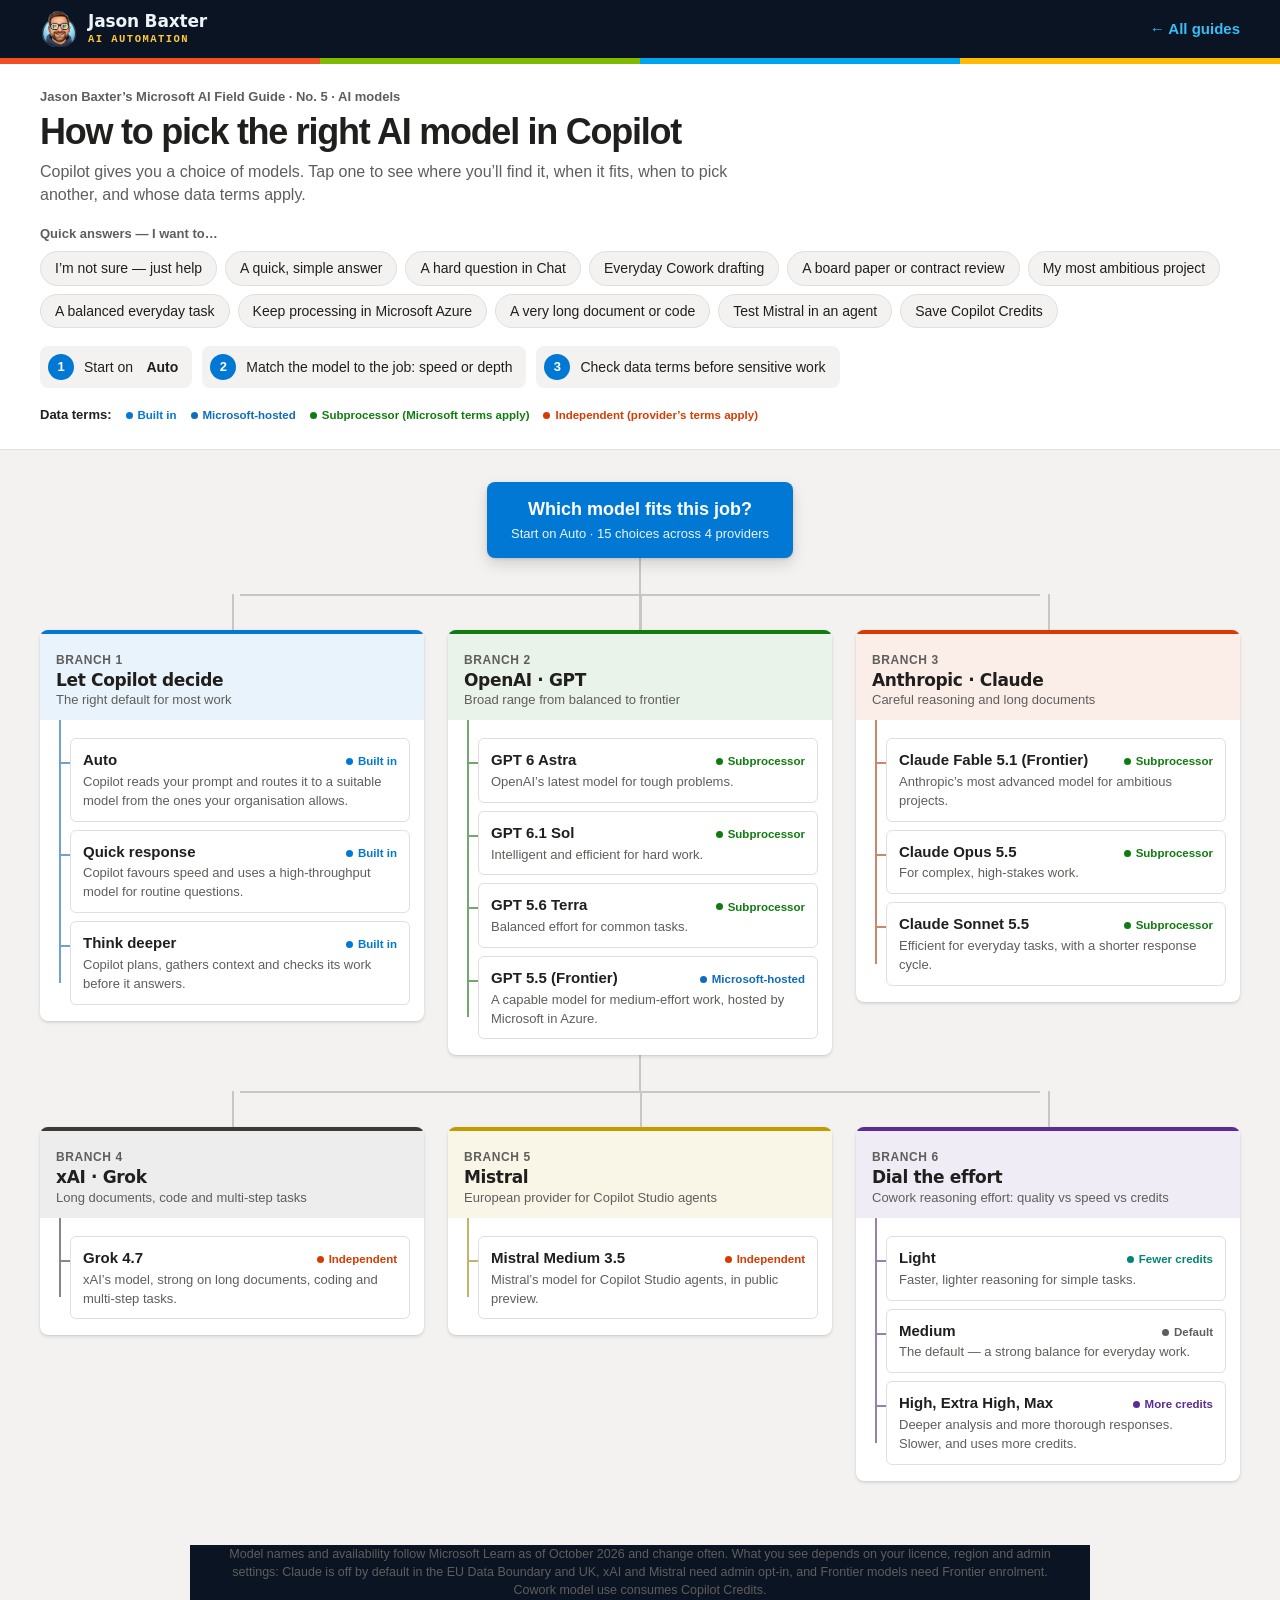
<file: microsoft-copilot-model-guide.html>
<!DOCTYPE html>
<html lang="en">
<head>
<meta charset="UTF-8">
<meta name="viewport" content="width=device-width, initial-scale=1">
<title>Copilot Model Guide | Jason Baxter’s Microsoft AI Field Guide</title>
<link rel="stylesheet" href="css/index.css">
<link rel="stylesheet" href="css/microsoft-copilot-model-guide.css">
<link rel="icon" type="image/png" href="img/brand/avatar-96.png">
<link rel="apple-touch-icon" href="img/brand/apple-touch-icon.png">
<meta name="theme-color" content="#0B1423">
</head>
<body>
<nav class="topbar band" aria-label="Site">
  <div class="wrap">
    <a class="brand" href="index.html"><img src="img/brand/avatar-96.png" alt="" width="38" height="38"><span><b>Jason Baxter</b><i>AI AUTOMATION</i></span></a>
    <a class="back" href="index.html">&larr; All guides</a>
  </div>
</nav>
<div class="stripe" aria-hidden="true"><span></span><span></span><span></span><span></span></div>
<header>
  <div class="wrap">
    <p class="eyebrow">Jason Baxter’s Microsoft AI Field Guide · No. 5 · AI models</p>
    <h1>How to pick the right AI model in Copilot</h1>
    <p class="lede">Copilot gives you a choice of models. Tap one to see where you’ll find it, when it fits, when to pick another, and whose data terms apply.</p>
    <p class="picks-label">Quick answers — I want to…</p>
    <div class="chips" id="chips"></div>
    <div class="steps"><div class="step"><b>1</b>Start on <strong>&nbsp;Auto</strong></div><div class="step"><b>2</b>Match the model to the job: speed or depth</div><div class="step"><b>3</b>Check data terms before sensitive work</div></div>
    <div class="legend">
      <strong>Data terms:</strong>
      <span class="status ms">Built in</span>
      <span class="status azure">Microsoft-hosted</span>
      <span class="status sub">Subprocessor (Microsoft terms apply)</span>
      <span class="status ind">Independent (provider’s terms apply)</span>
    </div>
  </div>
</header>

<main><div class="wrap"><div id="tree"></div></div></main>
<footer>Model names and availability follow Microsoft Learn as of October 2026 and change often. What you see depends on your licence, region and admin settings: Claude is off by default in the EU Data Boundary and UK, xAI and Mistral need admin opt-in, and Frontier models need Frontier enrolment. Cowork model use consumes Copilot Credits.</footer>

<div class="scrim" id="scrim"></div>
<aside class="panel" id="panel" role="dialog" aria-labelledby="pName">
  <div class="panel-top">
    <span class="pill" id="pGoal"></span>
    <button class="x" id="pClose" aria-label="Close details">✕</button>
  </div>
  <div class="panel-body" id="pBody"></div>
</aside>

<script>
const L = "https://learn.microsoft.com/";
const COWORK = L + "copilot/cowork/cowork-models";
const CHAT = L + "microsoft-365/copilot/copilot-overview#model-selection";
const OPENAI = L + "microsoft-365/copilot/openai-subprocessor";
const ANTHROPIC = L + "microsoft-365/copilot/connect-to-ai-subprocessor";
const XAI = L + "microsoft-365/copilot/connect-to-ai-models";
const MISTRAL = L + "microsoft-365/copilot/connect-mistral-ai-models";
const TERMS = {
  ms: "Built in",
  azure: "Microsoft-hosted",
  sub: "Subprocessor",
  ind: "Independent",
  eco: "Fewer credits",
  def: "Default",
  more: "More credits"
};
const GOALS = [
  { id: "auto", name: "Let Copilot decide", tag: "The right default for most work", c: "#0078D4", cd: "#2899F5", tools: [
    { id: "auto", name: "Auto", term: "ms", what: "Copilot reads your prompt and routes it to a suitable model from the ones your organisation allows.", where: "Copilot Chat, Cowork", pace: "Adapts per prompt", data: "Models your admin allows",
      use: ["You’re not sure which model fits.", "Your day mixes quick questions and bigger tasks.", "You want a good result without thinking about models."],
      avoid: [["You only need a fast, short answer.", "quick"], ["The question is hard and you want maximum depth.", "think"]],
      learn: CHAT },
    { id: "quick", name: "Quick response", term: "ms", what: "Copilot favours speed and uses a high-throughput model for routine questions.", where: "Copilot Chat", pace: "Fastest", data: "Microsoft Copilot terms",
      use: ["You need a simple lookup or definition.", "You want a quick rewrite or a short reply.", "Speed matters more than depth."],
      avoid: [["The question is open-ended or needs several steps of reasoning.", "think"]],
      learn: CHAT },
    { id: "think", name: "Think deeper", term: "ms", what: "Copilot plans, gathers context and checks its work before it answers.", where: "Copilot Chat", pace: "Slower, more thorough", data: "Microsoft Copilot terms",
      use: ["The question is complex or open-ended.", "A decision depends on careful reasoning.", "You need analysis across several sources."],
      avoid: [["You want Copilot to complete a high-stakes, multi-step task in Cowork.", "opus"], ["It’s a simple question.", "quick"]],
      learn: CHAT }
  ]},
  { id: "openai", name: "OpenAI · GPT", tag: "Broad range from balanced to frontier", c: "#107C10", cd: "#6CCB5F", tools: [
    { id: "astra", name: "GPT 6 Astra", term: "sub", what: "OpenAI’s latest model for tough problems.", where: "Cowork model picker", pace: "Deep", data: "OpenAI as a Microsoft subprocessor",
      use: ["The hardest, most open-ended problems.", "You want OpenAI’s newest reasoning on a Cowork task.", "You want a second opinion on a Claude answer."],
      avoid: [["The task is routine — you’ll spend credits you don’t need to.", "terra"]],
      learn: OPENAI },
    { id: "sol", name: "GPT 6.1 Sol", term: "sub", what: "Intelligent and efficient for hard work.", where: "Cowork model picker", pace: "Deep, efficient", data: "OpenAI as a Microsoft subprocessor",
      use: ["Hard work where speed and credits still matter.", "Complex analysis, planning and writing.", "Your tenant has Claude switched off and you need depth."],
      avoid: [["It’s the toughest problem you have.", "astra"], ["It’s an everyday task.", "terra"]],
      learn: OPENAI },
    { id: "terra", name: "GPT 5.6 Terra", term: "sub", what: "Balanced effort for common tasks.", where: "Cowork model picker", pace: "Balanced", data: "OpenAI as a Microsoft subprocessor",
      use: ["Common Cowork tasks such as drafting, summarising and organising.", "You want a sensible balance of quality, speed and credits."],
      avoid: [["The work is hard or high-stakes.", "sol"]],
      learn: OPENAI },
    { id: "gpt55", name: "GPT 5.5 (Frontier)", term: "azure", what: "A capable model for medium-effort work, hosted by Microsoft in Azure.", where: "Cowork model picker (Frontier)", pace: "Balanced", data: "Hosted in Microsoft’s Azure",
      use: ["You want processing to stay inside Microsoft’s own Azure hosting.", "Medium-effort tasks.", "Your team is enrolled in Frontier."],
      avoid: [["The problem is very hard.", "astra"]],
      learn: COWORK }
  ]},
  { id: "anthropic", name: "Anthropic · Claude", tag: "Careful reasoning and long documents", c: "#D83B01", cd: "#FF8C4B", tools: [
    { id: "fable", name: "Claude Fable 5.1 (Frontier)", term: "sub", what: "Anthropic’s most advanced model for ambitious projects.", where: "Cowork model picker (Frontier)", pace: "Most capable", data: "Subprocessor; separate opt-in for data-retention terms",
      use: ["Ambitious, long, multi-part projects.", "Quality matters more than speed or credits.", "Your admin has enabled it through Frontier."],
      avoid: [["The work is high-stakes but clearly defined.", "opus"], ["It’s everyday work.", "sonnet"]],
      learn: ANTHROPIC },
    { id: "opus", name: "Claude Opus 5.5", term: "sub", what: "For complex, high-stakes work.", where: "Cowork, Copilot Chat, Researcher", pace: "Deep", data: "Anthropic as a Microsoft subprocessor",
      use: ["Board papers, contracts, policies and critical decisions.", "Long documents that need careful reasoning.", "Deep research reports with Claude in Researcher."],
      avoid: [["You want fast everyday drafting.", "sonnet"], ["Your tenant sits in the EU Data Boundary or UK, where Claude is off by default.", "sol"]],
      learn: ANTHROPIC },
    { id: "sonnet", name: "Claude Sonnet 5.5", term: "sub", what: "Efficient for everyday tasks, with a shorter response cycle.", where: "Cowork, Copilot Chat", pace: "Fast", data: "Anthropic as a Microsoft subprocessor",
      use: ["Drafting, quick lookups and day-to-day tasks.", "You want Claude’s writing style at speed."],
      avoid: [["The work is complex or high-stakes.", "opus"]],
      learn: ANTHROPIC }
  ]},
  { id: "xai", name: "xAI · Grok", tag: "Long documents, code and multi-step tasks", c: "#3B3A39", cd: "#C8C6C4", tools: [
    { id: "grok", name: "Grok 4.7", term: "ind", what: "xAI’s model, strong on long documents, coding and multi-step tasks.", where: "Cowork; Copilot Studio (earlier Grok versions)", pace: "Deep", data: "xAI terms — Microsoft’s DPA and data residency don’t apply",
      use: ["Very long documents and technical or coding tasks.", "Multi-step tasks, once your admin has approved xAI.", "You want to compare a third provider’s answer."],
      avoid: [["The data is sensitive and must stay under Microsoft’s terms.", "gpt55"], ["You want a subprocessor model for complex work.", "opus"]],
      learn: XAI }
  ]},
  { id: "mistral", name: "Mistral", tag: "European provider for Copilot Studio agents", c: "#C19C00", cd: "#FFC83D", tools: [
    { id: "mistral", name: "Mistral Medium 3.5", term: "ind", what: "Mistral’s model for Copilot Studio agents, in public preview.", where: "Copilot Studio agents only", pace: "Balanced", data: "Mistral terms — Microsoft’s DPA and data residency don’t apply",
      use: ["You want to test a European provider for an agent.", "An agent summarises, answers from sources or drafts.", "You’re comparing providers before choosing one for production."],
      avoid: [["You need a production-ready model — preview models aren’t for production.", "sonnet"], ["You work in Chat or Cowork, where Mistral isn’t offered.", "auto"]],
      learn: MISTRAL }
  ]},
  { id: "effort", name: "Dial the effort", tag: "Cowork reasoning effort: quality vs speed vs credits", c: "#5C2D91", cd: "#B696E8", tools: [
    { id: "light", name: "Light", term: "eco", what: "Faster, lighter reasoning for simple tasks.", where: "Cowork (web, Windows, macOS)", pace: "Fastest", data: "Same as the chosen model",
      use: ["The task is simple and well defined.", "You want to save Copilot Credits."],
      avoid: [["The output matters or needs analysis.", "high"]],
      learn: COWORK },
    { id: "medium", name: "Medium", term: "def", what: "The default — a strong balance for everyday work.", where: "Cowork (web, Windows, macOS)", pace: "Balanced", data: "Same as the chosen model",
      use: ["Most everyday Cowork tasks.", "You don’t want to think about effort levels."],
      avoid: [["It’s quick and simple.", "light"], ["It’s your hardest work.", "high"]],
      learn: COWORK },
    { id: "high", name: "High, Extra High, Max", term: "more", what: "Deeper analysis and more thorough responses. Slower, and uses more credits.", where: "Cowork (web, Windows, macOS)", pace: "Slowest, deepest", data: "Same as the chosen model",
      use: ["Complex reasoning and high-stakes deliverables.", "Use Max only for your hardest work."],
      avoid: [["The work is routine.", "medium"]],
      learn: COWORK }
  ]}
];

const PICKS = [
  ["I’m not sure — just help", "auto"],
  ["A quick, simple answer", "quick"],
  ["A hard question in Chat", "think"],
  ["Everyday Cowork drafting", "sonnet"],
  ["A board paper or contract review", "opus"],
  ["My most ambitious project", "fable"],
  ["A balanced everyday task", "terra"],
  ["Keep processing in Microsoft Azure", "gpt55"],
  ["A very long document or code", "grok"],
  ["Test Mistral in an agent", "mistral"],
  ["Save Copilot Credits", "light"]
];

const TOOL = {}, GOAL_OF = {};
GOALS.forEach(g => g.tools.forEach(t => { TOOL[t.id] = t; GOAL_OF[t.id] = g; }));
let selected = null, lastCols = 0;
const tree = document.getElementById("tree");
const $ = id => document.getElementById(id);
const esc = s => s.replace(/[&<>"]/g, c => ({ "&": "&amp;", "<": "&lt;", ">": "&gt;", '"': "&quot;" }[c]));
const badge = r => '<span class="status ' + r + '">' + TERMS[r] + '</span>';

function cols() { const w = tree.clientWidth; return w >= 980 ? 3 : w >= 620 ? 2 : 1; }

function render() {
  const c = lastCols = cols();
  tree.classList.toggle("rail", c === 1);
  let html = '<div class="trunk" id="trunk"></div><div class="root" id="root"><strong>Which model fits this job?</strong><span>' +
    'Start on Auto · ' + Object.keys(TOOL).length + ' choices across 4 providers</span></div>';
  for (let i = 0; i < GOALS.length; i += c) {
    html += '<div class="gen" style="grid-template-columns:repeat(' + c + ',minmax(0,1fr));--bus-inset:' + (100 / c / 2) + '%">';
    GOALS.slice(i, i + c).forEach((g, k) => {
      html += '<section class="goal" style="--c:' + g.c + ';--cd:' + g.cd + '"><div class="goal-head"><span class="num">Branch ' + (i + k + 1) +
        '</span><h2>' + esc(g.name) + '</h2><p>' + esc(g.tag) + '</p></div><ul class="kids">' +
        g.tools.map(t => '<li><button class="node' + (selected === t.id ? ' sel' : '') + '" data-id="' + t.id + '"><span class="top"><span class="n">' +
          esc(t.name) + '</span>' + badge(t.term) + '</span><span class="w">' + esc(t.what) + '</span></button></li>').join("") + '</ul></section>';
    });
    html += '</div>';
  }
  tree.innerHTML = html;
  drawTrunk();
}

function drawTrunk() {
  const root = $("root"), trunk = $("trunk"), gens = tree.querySelectorAll(".gen");
  if (!gens.length) return;
  const top = root.offsetTop + root.offsetHeight, rail = tree.classList.contains("rail");
  trunk.style.left = rail ? "20px" : "calc(50% - 1px)";
  trunk.style.top = top + "px";
  trunk.style.height = (gens[gens.length - 1].offsetTop + (rail ? 31 : 0) - top) + "px";
}

const ICON_OK = '<svg viewBox="0 0 20 20" fill="none" stroke="currentColor" stroke-width="2"><circle cx="10" cy="10" r="8"/><path d="M6.5 10.2l2.4 2.4 4.6-4.8" stroke-linecap="round" stroke-linejoin="round"/></svg>';
const ICON_NO = '<svg viewBox="0 0 20 20" fill="none" stroke="currentColor" stroke-width="2"><circle cx="10" cy="10" r="8"/><path d="M7 7l6 6M13 7l-6 6" stroke-linecap="round"/></svg>';

function select(id, scroll) {
  const t = TOOL[id], g = GOAL_OF[id];
  if (!t) return;
  selected = id;
  tree.querySelectorAll(".node.sel").forEach(e => e.classList.remove("sel"));
  const el = tree.querySelector('[data-id="' + id + '"]');
  el.classList.add("sel");
  $("panel").style.setProperty("--fc", matchMedia("(prefers-color-scheme: dark)").matches ? g.cd : g.c);
  $("pGoal").textContent = g.name;
  $("pBody").innerHTML =
    '<h3 class="title" id="pName">' + esc(t.name) + '</h3><p class="what">' + esc(t.what) + '</p>' +
    '<div class="facts"><div class="fact"><div class="k">Where</div><div class="v">' + esc(t.where) + '</div></div>' +
    '<div class="fact"><div class="k">Pace</div><div class="v">' + esc(t.pace) + '</div></div>' +
    '<div class="fact"><div class="k">Data terms</div><div class="v">' + esc(t.data) + '</div></div></div>' +
    '<h4 class="use">' + ICON_OK + 'Choose it when</h4><ul>' + t.use.map(u => '<li class="u">' + esc(u) + '</li>').join("") + '</ul>' +
    '<h4 class="avoid">' + ICON_NO + 'Choose something else when</h4><ul>' + t.avoid.map(([txt, alt]) =>
      '<li class="a">' + esc(txt) + '<br><button class="alt" data-alt="' + alt + '">See ' + esc(TOOL[alt].name) + ' →</button></li>').join("") + '</ul>' +
    '<a class="learn" href="' + t.learn + '" target="_blank" rel="noopener">Learn more on Microsoft Learn ↗</a>';
  $("pBody").scrollTop = 0;
  document.body.classList.add("open");
  if (scroll) el.scrollIntoView({ behavior: "smooth", block: "center" });
}
function closePanel() {
  document.body.classList.remove("open");
  tree.querySelectorAll(".node.sel").forEach(e => e.classList.remove("sel"));
  const el = selected && tree.querySelector('[data-id="' + selected + '"]');
  selected = null;
  if (el) el.focus({ preventScroll: true });
}

tree.addEventListener("click", e => { const n = e.target.closest(".node"); if (n) select(n.dataset.id, false); });
$("pBody").addEventListener("click", e => { const a = e.target.closest("[data-alt]"); if (a) select(a.dataset.alt, true); });
$("pClose").addEventListener("click", closePanel);
$("scrim").addEventListener("click", closePanel);
document.addEventListener("keydown", e => { if (e.key === "Escape" && document.body.classList.contains("open")) closePanel(); });

$("chips").innerHTML = PICKS.map(([label, id]) => '<button class="chip" data-pick="' + id + '">' + esc(label) + '</button>').join("");
$("chips").addEventListener("click", e => { const c = e.target.closest("[data-pick]"); if (c) select(c.dataset.pick, true); });

new ResizeObserver(() => { cols() !== lastCols ? render() : drawTrunk(); }).observe(tree);
render();
</script>
</body>
</html>
</file>
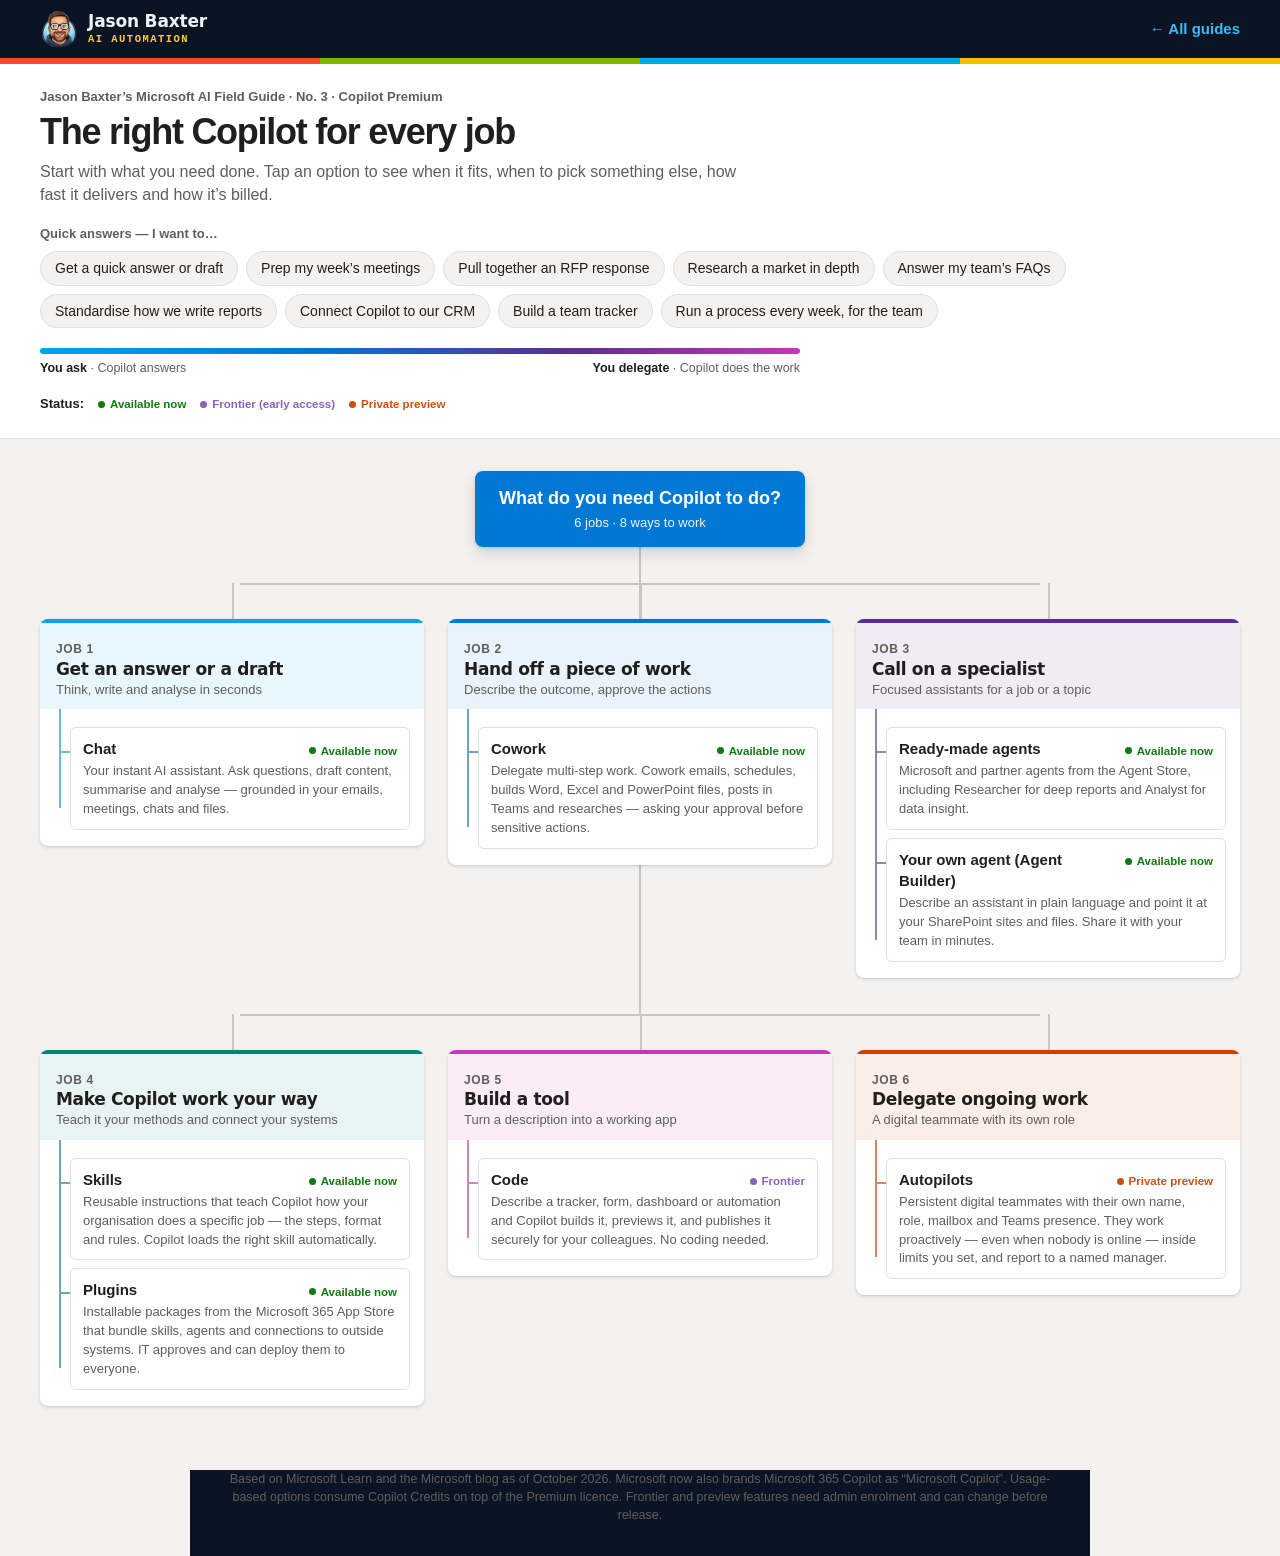
<file: microsoft-copilot-premium-guide.html>
<!DOCTYPE html>
<html lang="en">
<head>
<meta charset="UTF-8">
<meta name="viewport" content="width=device-width, initial-scale=1">
<title>Copilot Modes Guide | Jason Baxter’s Microsoft AI Field Guide</title>
<link rel="stylesheet" href="css/index.css">
<link rel="stylesheet" href="css/microsoft-copilot-premium-guide.css">
<link rel="icon" type="image/png" href="img/brand/avatar-96.png">
<link rel="apple-touch-icon" href="img/brand/apple-touch-icon.png">
<meta name="theme-color" content="#0B1423">
</head>
<body>
<nav class="topbar band" aria-label="Site">
  <div class="wrap">
    <a class="brand" href="index.html"><img src="img/brand/avatar-96.png" alt="" width="38" height="38"><span><b>Jason Baxter</b><i>AI AUTOMATION</i></span></a>
    <a class="back" href="index.html">&larr; All guides</a>
  </div>
</nav>
<div class="stripe" aria-hidden="true"><span></span><span></span><span></span><span></span></div>
<header>
  <div class="wrap">
    <p class="eyebrow">Jason Baxter’s Microsoft AI Field Guide · No. 3 · Copilot Premium</p>
    <h1>The right Copilot for every job</h1>
    <p class="lede">Start with what you need done. Tap an option to see when it fits, when to pick something else, how fast it delivers and how it’s billed.</p>
    <p class="picks-label">Quick answers — I want to…</p>
    <div class="chips" id="chips"></div>
    <div class="spectrum" aria-hidden="true">
      <div class="bar"></div>
      <div class="ends"><span><strong>You ask</strong> · Copilot answers</span><span><strong>You delegate</strong> · Copilot does the work</span></div>
    </div>
    <div class="legend">
      <strong>Status:</strong>
      <span class="status ga">Available now</span>
      <span class="status frontier">Frontier (early access)</span>
      <span class="status preview">Private preview</span>
    </div>
  </div>
</header>

<main><div class="wrap"><div id="tree"></div></div></main>
<footer>Based on Microsoft Learn and the Microsoft blog as of October 2026. Microsoft now also brands Microsoft 365 Copilot as “Microsoft Copilot”. Usage-based options consume Copilot Credits on top of the Premium licence. Frontier and preview features need admin enrolment and can change before release.</footer>

<div class="scrim" id="scrim"></div>
<aside class="panel" id="panel" role="dialog" aria-labelledby="pName">
  <div class="panel-top">
    <span class="pill" id="pGoal"></span>
    <button class="x" id="pClose" aria-label="Close details">✕</button>
  </div>
  <div class="panel-body" id="pBody"></div>
</aside>

<script>
const L = "https://learn.microsoft.com/";
const STATUS = { ga: "Available now", frontier: "Frontier", preview: "Private preview" };
const GOALS = [
  { id: "ask", name: "Get an answer or a draft", tag: "Think, write and analyse in seconds", c: "#00A4EF", cd: "#4CC2FF", tools: [
    { id: "chat", name: "Chat", what: "Your instant AI assistant. Ask questions, draft content, summarise and analyse — grounded in your emails, meetings, chats and files.", status: "ga", speed: "Seconds", billing: "Included",
      example: "“Summarise what changed on Project Atlas this week and draft a status note.”",
      use: ["You need a quick answer, summary or first draft.", "You want to think through a problem and stay in control of every word.", "The task fits in one conversation and you will act on the result yourself."],
      avoid: [["Copilot should finish the job across apps — send, schedule, build the files.", "cowork"], ["You keep typing the same detailed instructions every week.", "skills"]],
      learn: L + "microsoft-365/copilot/copilot-overview" }
  ]},
  { id: "delegate", name: "Hand off a piece of work", tag: "Describe the outcome, approve the actions", c: "#0078D4", cd: "#2899F5", tools: [
    { id: "cowork", name: "Cowork", what: "Delegate multi-step work. Cowork emails, schedules, builds Word, Excel and PowerPoint files, posts in Teams and researches — asking your approval before sensitive actions.", status: "ga", speed: "Minutes to hours", billing: "Usage-based",
      example: "“Prepare my launch kit: briefing deck, stakeholder email and kickoff meeting next Tuesday.”",
      use: ["The job spans several apps and steps, such as an RFP response or a launch kit.", "You want finished files and sent messages, not suggestions.", "A task should run on a schedule or when a certain email arrives."],
      avoid: [["You only need a quick answer or draft.", "chat"], ["The work is an ongoing role for a whole team, not a task for you.", "autopilot"], ["Your team needs a reusable tool, not a one-off deliverable.", "code"]],
      learn: L + "microsoft-365/copilot/cowork/" }
  ]},
  { id: "specialists", name: "Call on a specialist", tag: "Focused assistants for a job or a topic", c: "#5C2D91", cd: "#B696E8", tools: [
    { id: "ready-agents", name: "Ready-made agents", what: "Microsoft and partner agents from the Agent Store, including Researcher for deep reports and Analyst for data insight.", status: "ga", speed: "Minutes", billing: "Included*",
      example: "“Researcher: build a competitor briefing on the South African payments market.”",
      use: ["You need deep research across web and work sources.", "You want insight from a spreadsheet without formulas or code.", "A role-specific agent (sales, finance, HR) already exists for your need."],
      avoid: [["No agent fits and you want one on your own team’s documents.", "agent-builder"], ["You need Copilot to take actions across apps, not just advise.", "cowork"]],
      learn: L + "microsoft-365/copilot/copilot-agent-store" },
    { id: "agent-builder", name: "Your own agent (Agent Builder)", what: "Describe an assistant in plain language and point it at your SharePoint sites and files. Share it with your team in minutes.", status: "ga", speed: "Minutes to set up", billing: "Included",
      example: "“An onboarding buddy that answers new-joiner questions from our HR SharePoint site.”",
      use: ["Your team asks the same questions about the same documents.", "You want a named assistant people can open and chat with.", "No IT project — a team owner builds it."],
      avoid: [["You want to capture a method Copilot follows everywhere, not a separate assistant.", "skills"], ["The agent needs data from systems outside Microsoft 365.", "plugins"]],
      learn: L + "microsoft-365/copilot/extensibility/agent-builder" }
  ]},
  { id: "yourway", name: "Make Copilot work your way", tag: "Teach it your methods and connect your systems", c: "#008575", cd: "#3CC3AE", tools: [
    { id: "skills", name: "Skills", what: "Reusable instructions that teach Copilot how your organisation does a specific job — the steps, format and rules. Copilot loads the right skill automatically.", status: "ga", speed: "Reused every time", billing: "Follows where it runs",
      example: "“Our monthly board report: always these five sections, this tone, these KPIs.”",
      use: ["People repeat the same process and want consistent results.", "You want to capture an expert’s method so everyone benefits.", "Copilot keeps getting your house style or format wrong."],
      avoid: [["Copilot needs live data or actions in an outside system.", "plugins"], ["People want a named assistant to chat with.", "agent-builder"]],
      learn: L + "microsoft-365/copilot/cowork/use-cowork#cowork-skills" },
    { id: "plugins", name: "Plugins", what: "Installable packages from the Microsoft 365 App Store that bundle skills, agents and connections to outside systems. IT approves and can deploy them to everyone.", status: "ga", speed: "Install once", billing: "Follows where it runs",
      example: "“Install the CRM plugin so Copilot can read and update our accounts.”",
      use: ["Copilot needs data or actions from systems such as a CRM or ticketing tool.", "A partner already packages expertise you need, for example legal or financial analysis.", "IT wants to roll out a capability to a whole department in one step."],
      avoid: [["You only need to capture your own team’s method.", "skills"]],
      learn: L + "microsoft-365/copilot/extensibility/plugins-overview" }
  ]},
  { id: "build", name: "Build a tool", tag: "Turn a description into a working app", c: "#C239B3", cd: "#E07DD6", tools: [
    { id: "code", name: "Code", what: "Describe a tracker, form, dashboard or automation and Copilot builds it, previews it, and publishes it securely for your colleagues. No coding needed.", status: "frontier", speed: "Minutes to hours", billing: "Usage-based",
      example: "“Build an app to run our daily stand-up, with blockers and owners.”",
      use: ["Your team runs a process on a spreadsheet or email chain.", "People need a tool they open and update every day.", "You want to automate a workflow without waiting for IT."],
      avoid: [["You need a one-off document or deck, not an app.", "cowork"], ["Copilot should simply follow a better method.", "skills"]],
      learn: L + "copilot/code/get-started" }
  ]},
  { id: "teammate", name: "Delegate ongoing work", tag: "A digital teammate with its own role", c: "#D83B01", cd: "#FF8C4B", tools: [
    { id: "autopilot", name: "Autopilots", what: "Persistent digital teammates with their own name, role, mailbox and Teams presence. They work proactively — even when nobody is online — inside limits you set, and report to a named manager.", status: "preview", speed: "Always on", billing: "Usage-based",
      example: "“A supplier-review autopilot that chases quotes, tracks responses and briefs the team every Friday.”",
      use: ["The work is an ongoing responsibility, not a single task.", "It serves a whole team and needs to act in group chats.", "It must respond to events when nobody is signed in."],
      avoid: [["The work is a one-off task for you.", "cowork"], ["A personal recurring task is enough — a scheduled prompt will do.", "cowork"]],
      learn: "https://blogs.microsoft.com/blog/2026/09/25/introducing-the-new-copilot-with-home-code-and-autopilot/" }
  ]}
];

const PICKS = [
  ["Get a quick answer or draft", "chat"],
  ["Prep my week’s meetings", "cowork"],
  ["Pull together an RFP response", "cowork"],
  ["Research a market in depth", "ready-agents"],
  ["Answer my team’s FAQs", "agent-builder"],
  ["Standardise how we write reports", "skills"],
  ["Connect Copilot to our CRM", "plugins"],
  ["Build a team tracker", "code"],
  ["Run a process every week, for the team", "autopilot"]
];

const TOOL = {}, GOAL_OF = {};
GOALS.forEach(g => g.tools.forEach(t => { TOOL[t.id] = t; GOAL_OF[t.id] = g; }));
let selected = null, lastCols = 0;
const tree = document.getElementById("tree");
const $ = id => document.getElementById(id);
const esc = s => s.replace(/[&<>"]/g, c => ({ "&": "&amp;", "<": "&lt;", ">": "&gt;", '"': "&quot;" }[c]));
const badge = s => '<span class="status ' + s + '">' + STATUS[s] + '</span>';

function cols() { const w = tree.clientWidth; return w >= 980 ? 3 : w >= 620 ? 2 : 1; }

function render() {
  const c = lastCols = cols();
  tree.classList.toggle("rail", c === 1);
  let html = '<div class="trunk" id="trunk"></div><div class="root" id="root"><strong>What do you need Copilot to do?</strong><span>' +
    GOALS.length + ' jobs · ' + Object.keys(TOOL).length + ' ways to work</span></div>';
  for (let i = 0; i < GOALS.length; i += c) {
    html += '<div class="gen" style="grid-template-columns:repeat(' + c + ',minmax(0,1fr));--bus-inset:' + (100 / c / 2) + '%">';
    GOALS.slice(i, i + c).forEach((g, k) => {
      html += '<section class="goal" style="--c:' + g.c + ';--cd:' + g.cd + '"><div class="goal-head"><span class="num">Job ' + (i + k + 1) +
        '</span><h2>' + esc(g.name) + '</h2><p>' + esc(g.tag) + '</p></div><ul class="kids">' +
        g.tools.map(t => '<li><button class="node' + (selected === t.id ? ' sel' : '') + '" data-id="' + t.id + '"><span class="top"><span class="n">' +
          esc(t.name) + '</span>' + badge(t.status) + '</span><span class="w">' + esc(t.what) + '</span></button></li>').join("") + '</ul></section>';
    });
    html += '</div>';
  }
  tree.innerHTML = html;
  drawTrunk();
}

function drawTrunk() {
  const root = $("root"), trunk = $("trunk"), gens = tree.querySelectorAll(".gen");
  if (!gens.length) return;
  const top = root.offsetTop + root.offsetHeight, rail = tree.classList.contains("rail");
  trunk.style.left = rail ? "20px" : "calc(50% - 1px)";
  trunk.style.top = top + "px";
  trunk.style.height = (gens[gens.length - 1].offsetTop + (rail ? 31 : 0) - top) + "px";
}

const ICON_OK = '<svg viewBox="0 0 20 20" fill="none" stroke="currentColor" stroke-width="2"><circle cx="10" cy="10" r="8"/><path d="M6.5 10.2l2.4 2.4 4.6-4.8" stroke-linecap="round" stroke-linejoin="round"/></svg>';
const ICON_NO = '<svg viewBox="0 0 20 20" fill="none" stroke="currentColor" stroke-width="2"><circle cx="10" cy="10" r="8"/><path d="M7 7l6 6M13 7l-6 6" stroke-linecap="round"/></svg>';

function select(id, scroll) {
  const t = TOOL[id], g = GOAL_OF[id];
  if (!t) return;
  selected = id;
  tree.querySelectorAll(".node.sel").forEach(e => e.classList.remove("sel"));
  const el = tree.querySelector('[data-id="' + id + '"]');
  el.classList.add("sel");
  $("panel").style.setProperty("--fc", matchMedia("(prefers-color-scheme: dark)").matches ? g.cd : g.c);
  $("pGoal").textContent = g.name;
  $("pBody").innerHTML =
    '<h3 class="title" id="pName">' + esc(t.name) + '</h3><p class="what">' + esc(t.what) + '</p>' +
    '<div class="facts"><div class="fact"><div class="k">Time to result</div><div class="v">' + esc(t.speed) + '</div></div>' +
    '<div class="fact"><div class="k">Billing</div><div class="v">' + esc(t.billing) + '</div></div>' +
    '<div class="fact"><div class="k">Status</div>' + badge(t.status) + '</div></div>' +
    '<p class="example"><b>Try:</b> ' + esc(t.example) + '</p>' +
    '<h4 class="use">' + ICON_OK + 'Choose it when</h4><ul>' + t.use.map(u => '<li class="u">' + esc(u) + '</li>').join("") + '</ul>' +
    '<h4 class="avoid">' + ICON_NO + 'Choose something else when</h4><ul>' + t.avoid.map(([txt, alt]) =>
      '<li class="a">' + esc(txt) + '<br><button class="alt" data-alt="' + alt + '">See ' + esc(TOOL[alt].name) + ' →</button></li>').join("") + '</ul>' +
    '<a class="learn" href="' + t.learn + '" target="_blank" rel="noopener">Learn more ↗</a>';
  $("pBody").scrollTop = 0;
  document.body.classList.add("open");
  if (scroll) el.scrollIntoView({ behavior: "smooth", block: "center" });
}
function closePanel() {
  document.body.classList.remove("open");
  tree.querySelectorAll(".node.sel").forEach(e => e.classList.remove("sel"));
  const el = selected && tree.querySelector('[data-id="' + selected + '"]');
  selected = null;
  if (el) el.focus({ preventScroll: true });
}

tree.addEventListener("click", e => { const n = e.target.closest(".node"); if (n) select(n.dataset.id, false); });
$("pBody").addEventListener("click", e => { const a = e.target.closest("[data-alt]"); if (a) select(a.dataset.alt, true); });
$("pClose").addEventListener("click", closePanel);
$("scrim").addEventListener("click", closePanel);
document.addEventListener("keydown", e => { if (e.key === "Escape" && document.body.classList.contains("open")) closePanel(); });

$("chips").innerHTML = PICKS.map(([label, id]) => '<button class="chip" data-pick="' + id + '">' + esc(label) + '</button>').join("");
$("chips").addEventListener("click", e => { const c = e.target.closest("[data-pick]"); if (c) select(c.dataset.pick, true); });

new ResizeObserver(() => { cols() !== lastCols ? render() : drawTrunk(); }).observe(tree);
render();
</script>
</body>
</html>
</file>
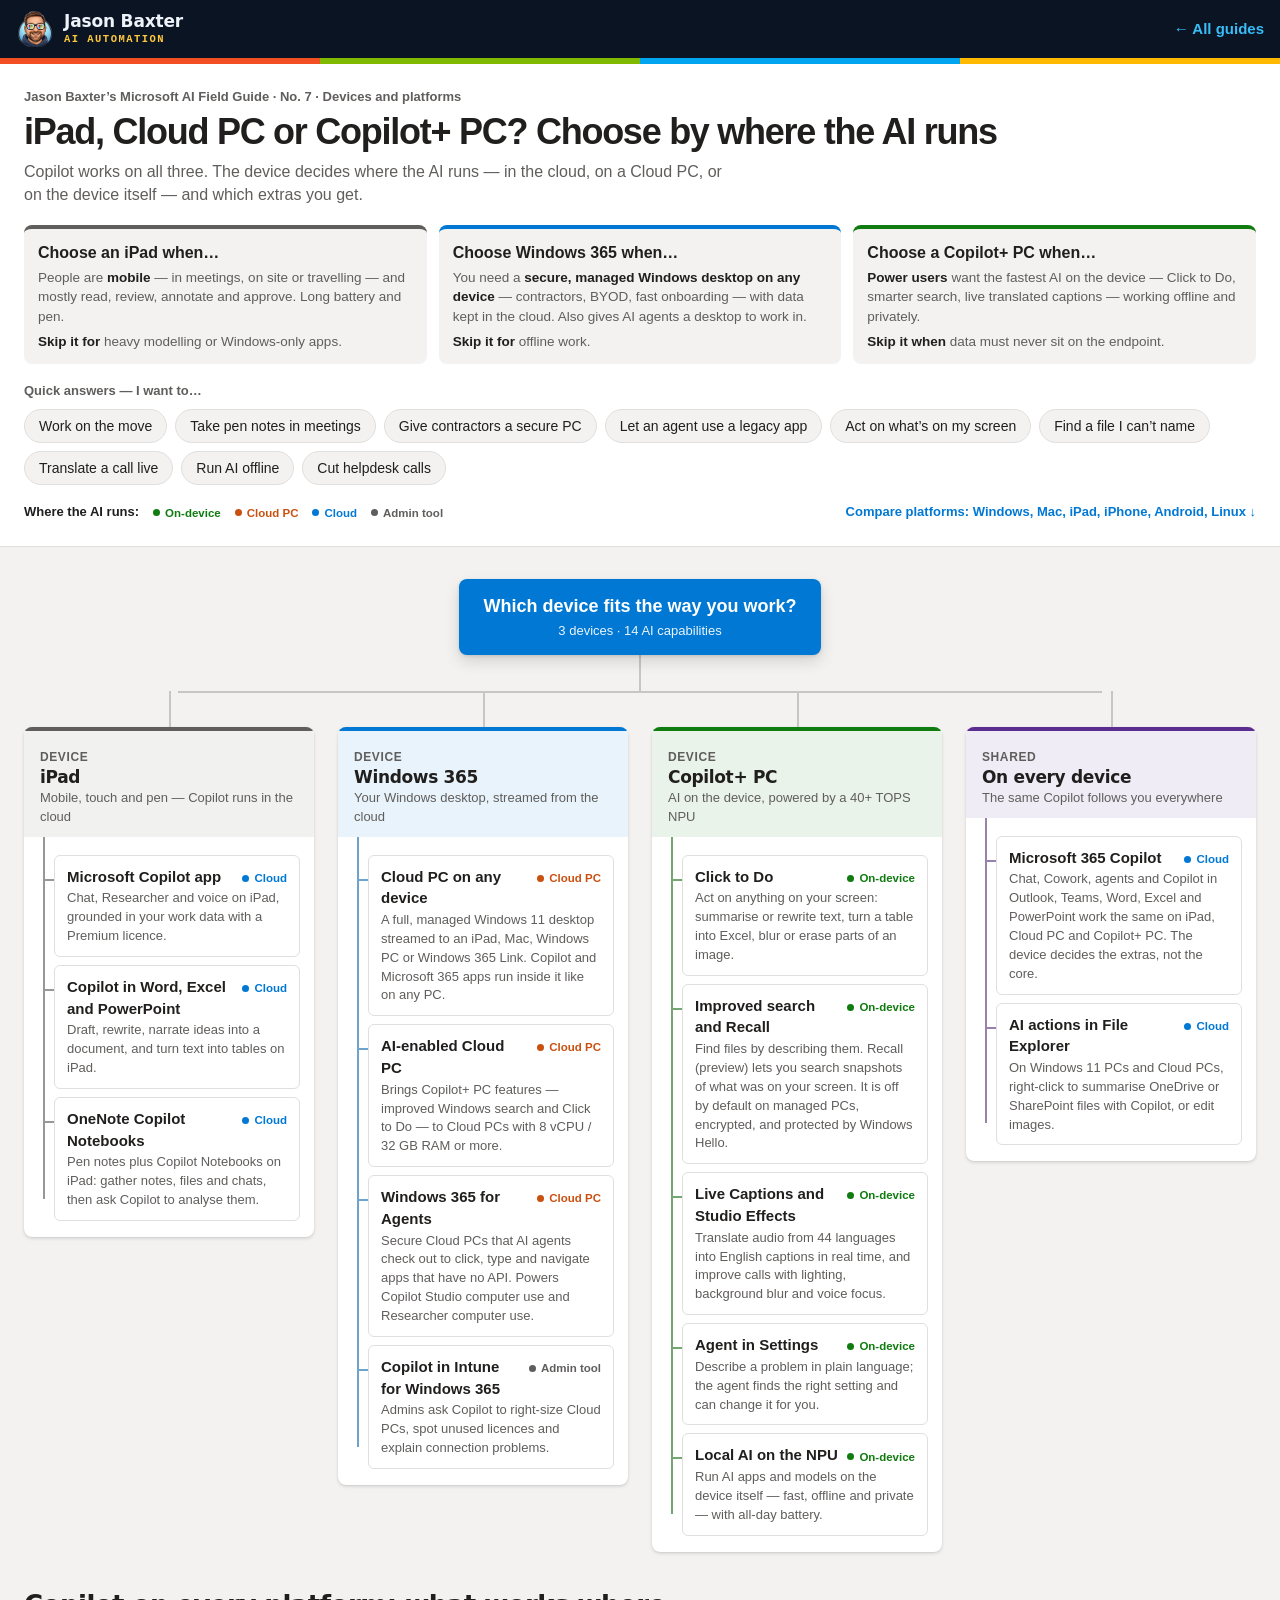
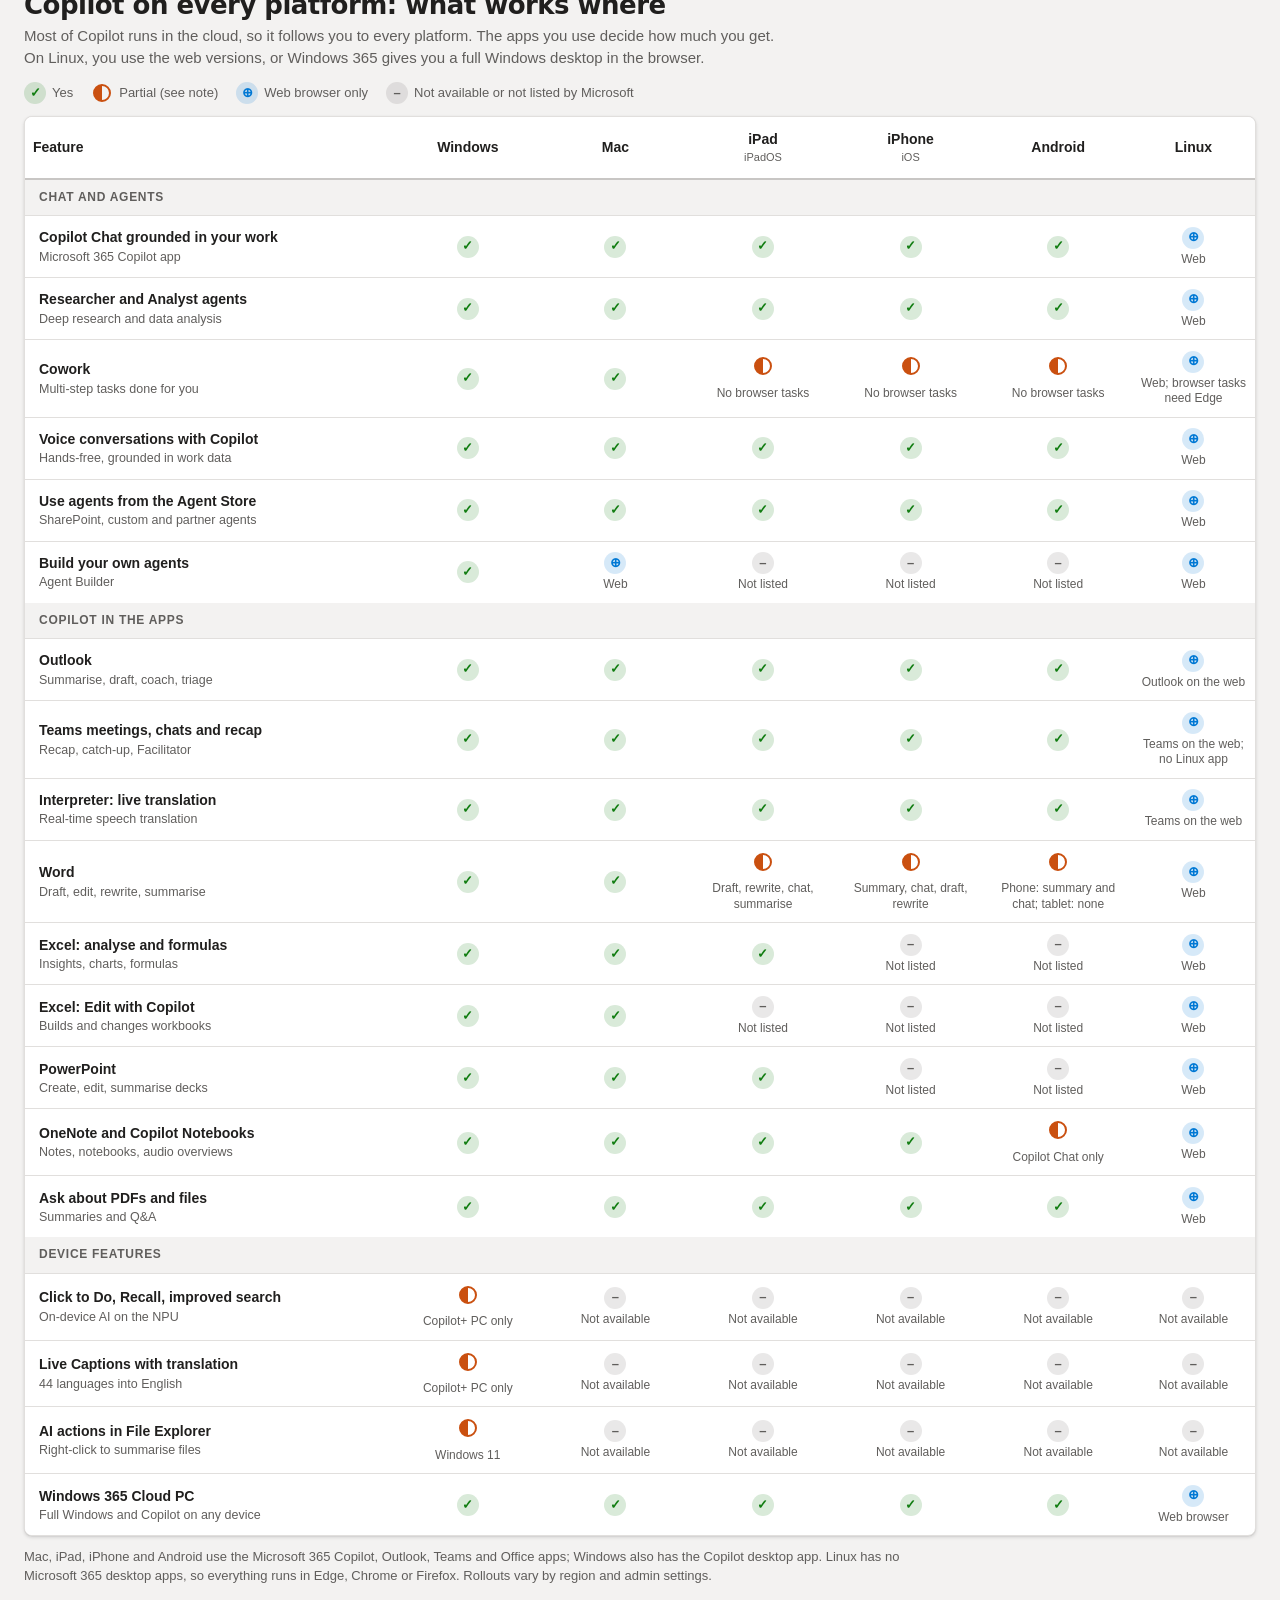
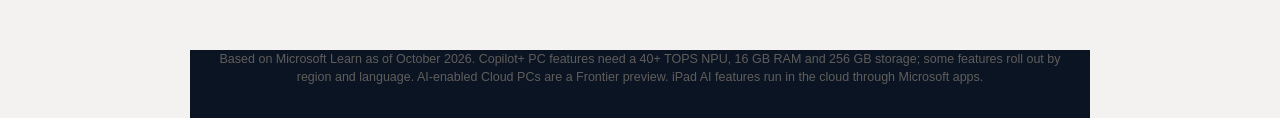
<file: microsoft-devices-ai-guide.html>
<!DOCTYPE html>
<html lang="en">
<head>
<meta charset="UTF-8">
<meta name="viewport" content="width=device-width, initial-scale=1">
<title>Copilot Devices Guide | Jason Baxter’s Microsoft AI Field Guide</title>
<link rel="stylesheet" href="css/index.css">
<link rel="stylesheet" href="css/microsoft-devices-ai-guide.css">
<link rel="icon" type="image/png" href="img/brand/avatar-96.png">
<link rel="apple-touch-icon" href="img/brand/apple-touch-icon.png">
<meta name="theme-color" content="#0B1423">
</head>
<body>
<nav class="topbar band" aria-label="Site">
  <div class="wrap">
    <a class="brand" href="index.html"><img src="img/brand/avatar-96.png" alt="" width="38" height="38"><span><b>Jason Baxter</b><i>AI AUTOMATION</i></span></a>
    <a class="back" href="index.html">&larr; All guides</a>
  </div>
</nav>
<div class="stripe" aria-hidden="true"><span></span><span></span><span></span><span></span></div>
<header>
  <div class="wrap">
    <p class="eyebrow">Jason Baxter’s Microsoft AI Field Guide · No. 7 · Devices and platforms</p>
    <h1>iPad, Cloud PC or Copilot+ PC? Choose by where the AI runs</h1>
    <p class="lede">Copilot works on all three. The device decides where the AI runs — in the cloud, on a Cloud PC, or on the device itself — and which extras you get.</p>
    <div class="fit">
      <div style="--fc:#605E5C"><h3>Choose an iPad when…</h3><p>People are <b>mobile</b> — in meetings, on site or travelling — and mostly read, review, annotate and approve. Long battery and pen.</p><p><b>Skip it for</b> heavy modelling or Windows-only apps.</p></div>
      <div style="--fc:#0078D4"><h3>Choose Windows 365 when…</h3><p>You need a <b>secure, managed Windows desktop on any device</b> — contractors, BYOD, fast onboarding — with data kept in the cloud. Also gives AI agents a desktop to work in.</p><p><b>Skip it for</b> offline work.</p></div>
      <div style="--fc:#107C10"><h3>Choose a Copilot+ PC when…</h3><p><b>Power users</b> want the fastest AI on the device — Click to Do, smarter search, live translated captions — working offline and privately.</p><p><b>Skip it when</b> data must never sit on the endpoint.</p></div>
    </div>
    <p class="picks-label">Quick answers — I want to…</p>
    <div class="chips" id="chips"></div>
    <div class="legend">
      <strong>Where the AI runs:</strong>
      <span class="status device">On-device</span>
      <span class="status cloudpc">Cloud PC</span>
      <span class="status cloud">Cloud</span>
      <span class="status admin">Admin tool</span>
      <a href="#platforms" style="margin-left:auto;color:var(--accent);font-weight:600;text-decoration:none">Compare platforms: Windows, Mac, iPad, iPhone, Android, Linux ↓</a>
    </div>
  </div>
</header>

<main><div class="wrap"><div id="tree"></div>
<section class="matrix" id="platforms">
  <h2>Copilot on every platform: what works where</h2>
  <p class="mlede">Most of Copilot runs in the cloud, so it follows you to every platform. The apps you use decide how much you get. On Linux, you use the web versions, or Windows 365 gives you a full Windows desktop in the browser.</p>
  <div class="mkey"><span class="c y"><span class="i">✓</span>Yes</span><span class="c p"><span class="i"></span>Partial (see note)</span><span class="c w"><span class="i">⊕</span>Web browser only</span><span class="c n"><span class="i">–</span>Not available or not listed by Microsoft</span></div>
  <div class="mscroll" tabindex="0" role="region" aria-label="Feature availability by platform"><table>
    <thead><tr><th scope="col" class="feat">Feature</th><th scope="col">Windows</th><th scope="col">Mac</th><th scope="col">iPad<small>iPadOS</small></th><th scope="col">iPhone<small>iOS</small></th><th scope="col">Android</th><th scope="col">Linux</th></tr></thead>
    <tbody><tr class="grp"><th colspan="7" scope="colgroup">Chat and agents</th></tr><tr><th scope="row"><a href="https://learn.microsoft.com/microsoft-365/copilot/microsoft-copilot-requirements" target="_blank" rel="noopener">Copilot Chat grounded in your work</a><span>Microsoft 365 Copilot app</span></th><td class="c y"><span class="i" aria-hidden="true">✓</span><span class="t">Yes</span></td><td class="c y"><span class="i" aria-hidden="true">✓</span><span class="t">Yes</span></td><td class="c y"><span class="i" aria-hidden="true">✓</span><span class="t">Yes</span></td><td class="c y"><span class="i" aria-hidden="true">✓</span><span class="t">Yes</span></td><td class="c y"><span class="i" aria-hidden="true">✓</span><span class="t">Yes</span></td><td class="c w"><span class="i" aria-hidden="true">⊕</span><span class="t">Web</span></td></tr><tr><th scope="row"><a href="https://learn.microsoft.com/microsoft-365/copilot/faq-researcher" target="_blank" rel="noopener">Researcher and Analyst agents</a><span>Deep research and data analysis</span></th><td class="c y"><span class="i" aria-hidden="true">✓</span><span class="t">Yes</span></td><td class="c y"><span class="i" aria-hidden="true">✓</span><span class="t">Yes</span></td><td class="c y"><span class="i" aria-hidden="true">✓</span><span class="t">Yes</span></td><td class="c y"><span class="i" aria-hidden="true">✓</span><span class="t">Yes</span></td><td class="c y"><span class="i" aria-hidden="true">✓</span><span class="t">Yes</span></td><td class="c w"><span class="i" aria-hidden="true">⊕</span><span class="t">Web</span></td></tr><tr><th scope="row"><a href="https://learn.microsoft.com/microsoft-365/copilot/cowork/cowork-mobile" target="_blank" rel="noopener">Cowork</a><span>Multi-step tasks done for you</span></th><td class="c y"><span class="i" aria-hidden="true">✓</span><span class="t">Yes</span></td><td class="c y"><span class="i" aria-hidden="true">✓</span><span class="t">Yes</span></td><td class="c p"><span class="i" aria-hidden="true"></span><span class="t">No browser tasks</span></td><td class="c p"><span class="i" aria-hidden="true"></span><span class="t">No browser tasks</span></td><td class="c p"><span class="i" aria-hidden="true"></span><span class="t">No browser tasks</span></td><td class="c w"><span class="i" aria-hidden="true">⊕</span><span class="t">Web; browser tasks need Edge</span></td></tr><tr><th scope="row"><a href="https://learn.microsoft.com/microsoft-365/copilot/release-notes" target="_blank" rel="noopener">Voice conversations with Copilot</a><span>Hands-free, grounded in work data</span></th><td class="c y"><span class="i" aria-hidden="true">✓</span><span class="t">Yes</span></td><td class="c y"><span class="i" aria-hidden="true">✓</span><span class="t">Yes</span></td><td class="c y"><span class="i" aria-hidden="true">✓</span><span class="t">Yes</span></td><td class="c y"><span class="i" aria-hidden="true">✓</span><span class="t">Yes</span></td><td class="c y"><span class="i" aria-hidden="true">✓</span><span class="t">Yes</span></td><td class="c w"><span class="i" aria-hidden="true">⊕</span><span class="t">Web</span></td></tr><tr><th scope="row"><a href="https://learn.microsoft.com/microsoft-365/copilot/release-notes" target="_blank" rel="noopener">Use agents from the Agent Store</a><span>SharePoint, custom and partner agents</span></th><td class="c y"><span class="i" aria-hidden="true">✓</span><span class="t">Yes</span></td><td class="c y"><span class="i" aria-hidden="true">✓</span><span class="t">Yes</span></td><td class="c y"><span class="i" aria-hidden="true">✓</span><span class="t">Yes</span></td><td class="c y"><span class="i" aria-hidden="true">✓</span><span class="t">Yes</span></td><td class="c y"><span class="i" aria-hidden="true">✓</span><span class="t">Yes</span></td><td class="c w"><span class="i" aria-hidden="true">⊕</span><span class="t">Web</span></td></tr><tr><th scope="row"><a href="https://learn.microsoft.com/microsoft-365-copilot/extensibility/copilot-studio-agent-builder-build" target="_blank" rel="noopener">Build your own agents</a><span>Agent Builder</span></th><td class="c y"><span class="i" aria-hidden="true">✓</span><span class="t">Yes</span></td><td class="c w"><span class="i" aria-hidden="true">⊕</span><span class="t">Web</span></td><td class="c n"><span class="i" aria-hidden="true">–</span><span class="t">Not listed</span></td><td class="c n"><span class="i" aria-hidden="true">–</span><span class="t">Not listed</span></td><td class="c n"><span class="i" aria-hidden="true">–</span><span class="t">Not listed</span></td><td class="c w"><span class="i" aria-hidden="true">⊕</span><span class="t">Web</span></td></tr><tr class="grp"><th colspan="7" scope="colgroup">Copilot in the apps</th></tr><tr><th scope="row"><a href="https://learn.microsoft.com/microsoft-365/copilot/release-notes" target="_blank" rel="noopener">Outlook</a><span>Summarise, draft, coach, triage</span></th><td class="c y"><span class="i" aria-hidden="true">✓</span><span class="t">Yes</span></td><td class="c y"><span class="i" aria-hidden="true">✓</span><span class="t">Yes</span></td><td class="c y"><span class="i" aria-hidden="true">✓</span><span class="t">Yes</span></td><td class="c y"><span class="i" aria-hidden="true">✓</span><span class="t">Yes</span></td><td class="c y"><span class="i" aria-hidden="true">✓</span><span class="t">Yes</span></td><td class="c w"><span class="i" aria-hidden="true">⊕</span><span class="t">Outlook on the web</span></td></tr><tr><th scope="row"><a href="https://learn.microsoft.com/microsoftteams/teams-client-desktop-admin" target="_blank" rel="noopener">Teams meetings, chats and recap</a><span>Recap, catch-up, Facilitator</span></th><td class="c y"><span class="i" aria-hidden="true">✓</span><span class="t">Yes</span></td><td class="c y"><span class="i" aria-hidden="true">✓</span><span class="t">Yes</span></td><td class="c y"><span class="i" aria-hidden="true">✓</span><span class="t">Yes</span></td><td class="c y"><span class="i" aria-hidden="true">✓</span><span class="t">Yes</span></td><td class="c y"><span class="i" aria-hidden="true">✓</span><span class="t">Yes</span></td><td class="c w"><span class="i" aria-hidden="true">⊕</span><span class="t">Teams on the web; no Linux app</span></td></tr><tr><th scope="row"><a href="https://learn.microsoft.com/microsoftteams/interpreter-agent-teams" target="_blank" rel="noopener">Interpreter: live translation</a><span>Real-time speech translation</span></th><td class="c y"><span class="i" aria-hidden="true">✓</span><span class="t">Yes</span></td><td class="c y"><span class="i" aria-hidden="true">✓</span><span class="t">Yes</span></td><td class="c y"><span class="i" aria-hidden="true">✓</span><span class="t">Yes</span></td><td class="c y"><span class="i" aria-hidden="true">✓</span><span class="t">Yes</span></td><td class="c y"><span class="i" aria-hidden="true">✓</span><span class="t">Yes</span></td><td class="c w"><span class="i" aria-hidden="true">⊕</span><span class="t">Teams on the web</span></td></tr><tr><th scope="row"><a href="https://support.microsoft.com/en-us/Word/copilot/copilot-in-word-on-mobile-devices" target="_blank" rel="noopener">Word</a><span>Draft, edit, rewrite, summarise</span></th><td class="c y"><span class="i" aria-hidden="true">✓</span><span class="t">Yes</span></td><td class="c y"><span class="i" aria-hidden="true">✓</span><span class="t">Yes</span></td><td class="c p"><span class="i" aria-hidden="true"></span><span class="t">Draft, rewrite, chat, summarise</span></td><td class="c p"><span class="i" aria-hidden="true"></span><span class="t">Summary, chat, draft, rewrite</span></td><td class="c p"><span class="i" aria-hidden="true"></span><span class="t">Phone: summary and chat; tablet: none</span></td><td class="c w"><span class="i" aria-hidden="true">⊕</span><span class="t">Web</span></td></tr><tr><th scope="row"><a href="https://learn.microsoft.com/microsoft-365/copilot/release-notes-archive" target="_blank" rel="noopener">Excel: analyse and formulas</a><span>Insights, charts, formulas</span></th><td class="c y"><span class="i" aria-hidden="true">✓</span><span class="t">Yes</span></td><td class="c y"><span class="i" aria-hidden="true">✓</span><span class="t">Yes</span></td><td class="c y"><span class="i" aria-hidden="true">✓</span><span class="t">Yes</span></td><td class="c n"><span class="i" aria-hidden="true">–</span><span class="t">Not listed</span></td><td class="c n"><span class="i" aria-hidden="true">–</span><span class="t">Not listed</span></td><td class="c w"><span class="i" aria-hidden="true">⊕</span><span class="t">Web</span></td></tr><tr><th scope="row"><a href="https://learn.microsoft.com/microsoft-365/copilot/release-notes" target="_blank" rel="noopener">Excel: Edit with Copilot</a><span>Builds and changes workbooks</span></th><td class="c y"><span class="i" aria-hidden="true">✓</span><span class="t">Yes</span></td><td class="c y"><span class="i" aria-hidden="true">✓</span><span class="t">Yes</span></td><td class="c n"><span class="i" aria-hidden="true">–</span><span class="t">Not listed</span></td><td class="c n"><span class="i" aria-hidden="true">–</span><span class="t">Not listed</span></td><td class="c n"><span class="i" aria-hidden="true">–</span><span class="t">Not listed</span></td><td class="c w"><span class="i" aria-hidden="true">⊕</span><span class="t">Web</span></td></tr><tr><th scope="row"><a href="https://learn.microsoft.com/microsoft-365/copilot/release-notes-archive" target="_blank" rel="noopener">PowerPoint</a><span>Create, edit, summarise decks</span></th><td class="c y"><span class="i" aria-hidden="true">✓</span><span class="t">Yes</span></td><td class="c y"><span class="i" aria-hidden="true">✓</span><span class="t">Yes</span></td><td class="c y"><span class="i" aria-hidden="true">✓</span><span class="t">Yes</span></td><td class="c n"><span class="i" aria-hidden="true">–</span><span class="t">Not listed</span></td><td class="c n"><span class="i" aria-hidden="true">–</span><span class="t">Not listed</span></td><td class="c w"><span class="i" aria-hidden="true">⊕</span><span class="t">Web</span></td></tr><tr><th scope="row"><a href="https://learn.microsoft.com/microsoft-365/copilot/release-notes" target="_blank" rel="noopener">OneNote and Copilot Notebooks</a><span>Notes, notebooks, audio overviews</span></th><td class="c y"><span class="i" aria-hidden="true">✓</span><span class="t">Yes</span></td><td class="c y"><span class="i" aria-hidden="true">✓</span><span class="t">Yes</span></td><td class="c y"><span class="i" aria-hidden="true">✓</span><span class="t">Yes</span></td><td class="c y"><span class="i" aria-hidden="true">✓</span><span class="t">Yes</span></td><td class="c p"><span class="i" aria-hidden="true"></span><span class="t">Copilot Chat only</span></td><td class="c w"><span class="i" aria-hidden="true">⊕</span><span class="t">Web</span></td></tr><tr><th scope="row"><a href="https://learn.microsoft.com/microsoft-365/copilot/previous-year-release-notes" target="_blank" rel="noopener">Ask about PDFs and files</a><span>Summaries and Q&A</span></th><td class="c y"><span class="i" aria-hidden="true">✓</span><span class="t">Yes</span></td><td class="c y"><span class="i" aria-hidden="true">✓</span><span class="t">Yes</span></td><td class="c y"><span class="i" aria-hidden="true">✓</span><span class="t">Yes</span></td><td class="c y"><span class="i" aria-hidden="true">✓</span><span class="t">Yes</span></td><td class="c y"><span class="i" aria-hidden="true">✓</span><span class="t">Yes</span></td><td class="c w"><span class="i" aria-hidden="true">⊕</span><span class="t">Web</span></td></tr><tr class="grp"><th colspan="7" scope="colgroup">Device features</th></tr><tr><th scope="row"><a href="https://learn.microsoft.com/windows/ai/npu-devices/" target="_blank" rel="noopener">Click to Do, Recall, improved search</a><span>On-device AI on the NPU</span></th><td class="c p"><span class="i" aria-hidden="true"></span><span class="t">Copilot+ PC only</span></td><td class="c n"><span class="i" aria-hidden="true">–</span><span class="t">Not available</span></td><td class="c n"><span class="i" aria-hidden="true">–</span><span class="t">Not available</span></td><td class="c n"><span class="i" aria-hidden="true">–</span><span class="t">Not available</span></td><td class="c n"><span class="i" aria-hidden="true">–</span><span class="t">Not available</span></td><td class="c n"><span class="i" aria-hidden="true">–</span><span class="t">Not available</span></td></tr><tr><th scope="row"><a href="https://learn.microsoft.com/windows/ai/npu-devices/" target="_blank" rel="noopener">Live Captions with translation</a><span>44 languages into English</span></th><td class="c p"><span class="i" aria-hidden="true"></span><span class="t">Copilot+ PC only</span></td><td class="c n"><span class="i" aria-hidden="true">–</span><span class="t">Not available</span></td><td class="c n"><span class="i" aria-hidden="true">–</span><span class="t">Not available</span></td><td class="c n"><span class="i" aria-hidden="true">–</span><span class="t">Not available</span></td><td class="c n"><span class="i" aria-hidden="true">–</span><span class="t">Not available</span></td><td class="c n"><span class="i" aria-hidden="true">–</span><span class="t">Not available</span></td></tr><tr><th scope="row"><a href="https://learn.microsoft.com/windows/whats-new/whats-new-windows-11-version-25h2" target="_blank" rel="noopener">AI actions in File Explorer</a><span>Right-click to summarise files</span></th><td class="c p"><span class="i" aria-hidden="true"></span><span class="t">Windows 11</span></td><td class="c n"><span class="i" aria-hidden="true">–</span><span class="t">Not available</span></td><td class="c n"><span class="i" aria-hidden="true">–</span><span class="t">Not available</span></td><td class="c n"><span class="i" aria-hidden="true">–</span><span class="t">Not available</span></td><td class="c n"><span class="i" aria-hidden="true">–</span><span class="t">Not available</span></td><td class="c n"><span class="i" aria-hidden="true">–</span><span class="t">Not available</span></td></tr><tr><th scope="row"><a href="https://learn.microsoft.com/windows-365/end-user-access-cloud-pc" target="_blank" rel="noopener">Windows 365 Cloud PC</a><span>Full Windows and Copilot on any device</span></th><td class="c y"><span class="i" aria-hidden="true">✓</span><span class="t">Yes</span></td><td class="c y"><span class="i" aria-hidden="true">✓</span><span class="t">Yes</span></td><td class="c y"><span class="i" aria-hidden="true">✓</span><span class="t">Yes</span></td><td class="c y"><span class="i" aria-hidden="true">✓</span><span class="t">Yes</span></td><td class="c y"><span class="i" aria-hidden="true">✓</span><span class="t">Yes</span></td><td class="c w"><span class="i" aria-hidden="true">⊕</span><span class="t">Web browser</span></td></tr></tbody>
  </table></div>
  <p class="mnote">Mac, iPad, iPhone and Android use the Microsoft 365 Copilot, Outlook, Teams and Office apps; Windows also has the Copilot desktop app. Linux has no Microsoft 365 desktop apps, so everything runs in Edge, Chrome or Firefox. Rollouts vary by region and admin settings.</p>
</section>
</div></main>
<footer>Based on Microsoft Learn as of October 2026. Copilot+ PC features need a 40+ TOPS NPU, 16 GB RAM and 256 GB storage; some features roll out by region and language. AI-enabled Cloud PCs are a Frontier preview. iPad AI features run in the cloud through Microsoft apps.</footer>

<div class="scrim" id="scrim"></div>
<aside class="panel" id="panel" role="dialog" aria-labelledby="pName">
  <div class="panel-top">
    <span class="pill" id="pGoal"></span>
    <button class="x" id="pClose" aria-label="Close details">✕</button>
  </div>
  <div class="panel-body" id="pBody"></div>
</aside>

<script>
const L = "https://learn.microsoft.com/";
const S = "https://support.microsoft.com/";
const W25 = L + "windows/whats-new/whats-new-windows-11-version-25h2";
const RUNS = { device: "On-device", cloud: "Cloud", cloudpc: "Cloud PC", admin: "Admin tool" };
const GOALS = [
  { id: "ipad", name: "iPad", tag: "Mobile, touch and pen — Copilot runs in the cloud", c: "#605E5C", cd: "#C8C6C4", tools: [
    { id: "ipad-app", name: "Microsoft Copilot app", runs: "cloud", what: "Chat, Researcher and voice on iPad, grounded in your work data with a Premium licence.", status: "Available", needs: "Copilot licence; Microsoft Copilot app",
      use: ["You need answers or catch-ups between meetings.", "You prefer to talk rather than type.", "You review and approve more than you create."],
      avoid: [["You need a full Windows desktop app.", "w365-cloudpc"], ["You want AI that works offline on the device.", "cp-npu"]],
      learn: L + "microsoft-365/copilot/copilot-overview" },
    { id: "ipad-office", name: "Copilot in Word, Excel and PowerPoint", runs: "cloud", what: "Draft, rewrite, narrate ideas into a document, and turn text into tables on iPad.", status: "Available", needs: "Copilot licence; Microsoft 365 apps for iPad",
      use: ["You draft or edit on the move.", "You dictate ideas and want a structured document.", "Quick edits before a meeting."],
      avoid: [["You build complex Excel models.", "cp-clicktodo"], ["You need desktop-only add-ins or macros.", "w365-cloudpc"]],
      learn: S + "word" },
    { id: "ipad-onenote", name: "OneNote Copilot Notebooks", runs: "cloud", what: "Pen notes plus Copilot Notebooks on iPad: gather notes, files and chats, then ask Copilot to analyse them.", status: "Available", needs: "Copilot licence; OneNote for iPad",
      use: ["You take handwritten notes in meetings or on site.", "A project’s notes need turning into actions."],
      avoid: [["You need to capture a Teams meeting.", "any-copilot"]],
      learn: S + "onenote" }
  ]},
  { id: "w365", name: "Windows 365", tag: "Your Windows desktop, streamed from the cloud", c: "#0078D4", cd: "#2899F5", tools: [
    { id: "w365-cloudpc", name: "Cloud PC on any device", runs: "cloudpc", what: "A full, managed Windows 11 desktop streamed to an iPad, Mac, Windows PC or Windows 365 Link. Copilot and Microsoft 365 apps run inside it like on any PC.", status: "Available", needs: "Windows 365 licence",
      use: ["Contractors, seasonal staff or BYOD users need secure Windows access.", "Data must stay in the cloud, not on the device.", "You need a new desktop ready in hours, not days."],
      avoid: [["People work offline often.", "cp-npu"], ["People only need email, Teams and Office on the go.", "ipad-office"]],
      learn: L + "windows-365/overview" },
    { id: "w365-ai", name: "AI-enabled Cloud PC", runs: "cloudpc", what: "Brings Copilot+ PC features — improved Windows search and Click to Do — to Cloud PCs with 8 vCPU / 32 GB RAM or more.", status: "Frontier preview", needs: "Windows 365 (8 vCPU/32 GB+); admin turns on AI-enabled features",
      use: ["You want Copilot+ features without new hardware.", "Your users already work on Cloud PCs."],
      avoid: [["You need Recall, Live Captions or Studio Effects.", "cp-search"], ["You need production-ready features today.", "cp-clicktodo"]],
      learn: L + "windows-365/enterprise/ai-enabled-cloud-pcs" },
    { id: "w365-agents", name: "Windows 365 for Agents", runs: "cloudpc", what: "Secure Cloud PCs that AI agents check out to click, type and navigate apps that have no API. Powers Copilot Studio computer use and Researcher computer use.", status: "Available (June 2026)", needs: "Pay-as-you-go; managed through Intune and Agent 365",
      use: ["An agent must work in a legacy app or website with no API.", "Automation must run inside your security boundary.", "You want human-in-the-loop hand-offs."],
      avoid: [["The system has an API or connector — use that instead.", "any-copilot"]],
      learn: L + "windows-365/agents/introduction-windows-365-for-agents" },
    { id: "w365-intune", name: "Copilot in Intune for Windows 365", runs: "admin", what: "Admins ask Copilot to right-size Cloud PCs, spot unused licences and explain connection problems.", status: "Available", needs: "Intune; Security Copilot with the Windows 365 plug-in",
      use: ["You want to cut unused Cloud PC licences.", "Users report lag and you need the cause fast."],
      avoid: [["You manage physical PCs, not Cloud PCs.", "cp-agent-settings"]],
      learn: L + "windows-365/enterprise/copilot-in-intune-for-windows365" }
  ]},
  { id: "cplus", name: "Copilot+ PC", tag: "AI on the device, powered by a 40+ TOPS NPU", c: "#107C10", cd: "#6CCB5F", tools: [
    { id: "cp-clicktodo", name: "Click to Do", runs: "device", what: "Act on anything on your screen: summarise or rewrite text, turn a table into Excel, blur or erase parts of an image.", status: "Available", needs: "Copilot+ PC (40+ TOPS NPU, 16 GB RAM)",
      use: ["You copy content between apps all day.", "You want instant summaries without opening Copilot.", "You need a table from a screenshot or PDF."],
      avoid: [["Your users work on Cloud PCs.", "w365-ai"]],
      learn: L + "windows/client-management/manage-click-to-do" },
    { id: "cp-search", name: "Improved search and Recall", runs: "device", what: "Find files by describing them. Recall (preview) lets you search snapshots of what was on your screen. It is off by default on managed PCs, encrypted, and protected by Windows Hello.", status: "Search available · Recall preview", needs: "Copilot+ PC; Recall also needs BitLocker and Windows Hello",
      use: ["You can’t remember a file name.", "You need to find something you saw days ago.", "Power users juggle many projects."],
      avoid: [["Your policy forbids storing screen snapshots — use improved search only.", "cp-clicktodo"]],
      learn: L + "windows/client-management/manage-recall" },
    { id: "cp-meetings", name: "Live Captions and Studio Effects", runs: "device", what: "Translate audio from 44 languages into English captions in real time, and improve calls with lighting, background blur and voice focus.", status: "Available", needs: "Copilot+ PC",
      use: ["You join calls with people who speak other languages.", "You present on camera from noisy places."],
      avoid: [["You need meeting notes and action items.", "any-copilot"]],
      learn: W25 },
    { id: "cp-agent-settings", name: "Agent in Settings", runs: "device", what: "Describe a problem in plain language; the agent finds the right setting and can change it for you.", status: "Available", needs: "Copilot+ PC; admins can control it",
      use: ["You want fewer “how do I…” calls to the helpdesk.", "Users need to fix display, sound or power settings."],
      avoid: [["Admins need fleet-wide insights.", "w365-intune"]],
      learn: L + "windows/configuration/settings/agent" },
    { id: "cp-npu", name: "Local AI on the NPU", runs: "device", what: "Run AI apps and models on the device itself — fast, offline and private — with all-day battery.", status: "Available", needs: "Copilot+ PC; apps built for the NPU (e.g. Foundry Local)",
      use: ["People work offline or on poor connections.", "Data shouldn’t leave the device.", "Developers test models locally."],
      avoid: [["Data must never sit on the endpoint at all.", "w365-cloudpc"]],
      learn: L + "windows/ai/npu-devices/" }
  ]},
  { id: "any", name: "On every device", tag: "The same Copilot follows you everywhere", c: "#5C2D91", cd: "#B696E8", tools: [
    { id: "any-copilot", name: "Microsoft 365 Copilot", runs: "cloud", what: "Chat, Cowork, agents and Copilot in Outlook, Teams, Word, Excel and PowerPoint work the same on iPad, Cloud PC and Copilot+ PC. The device decides the extras, not the core.", status: "Available", needs: "Copilot licence",
      use: ["You’re choosing devices — Copilot itself isn’t the deciding factor.", "People switch between devices during the day."],
      avoid: [["You want AI that works on your screen without the cloud.", "cp-clicktodo"]],
      learn: L + "microsoft-365/copilot/copilot-overview" },
    { id: "any-explorer", name: "AI actions in File Explorer", runs: "cloud", what: "On Windows 11 PCs and Cloud PCs, right-click to summarise OneDrive or SharePoint files with Copilot, or edit images.", status: "Available", needs: "Windows 11 (24H2+); Copilot licence for document summaries",
      use: ["You triage lots of files in File Explorer.", "You want a summary before you open a file."],
      avoid: [["You work on an iPad.", "ipad-app"]],
      learn: W25 }
  ]}
];

const PICKS = [
  ["Work on the move", "ipad-office"],
  ["Take pen notes in meetings", "ipad-onenote"],
  ["Give contractors a secure PC", "w365-cloudpc"],
  ["Let an agent use a legacy app", "w365-agents"],
  ["Act on what’s on my screen", "cp-clicktodo"],
  ["Find a file I can’t name", "cp-search"],
  ["Translate a call live", "cp-meetings"],
  ["Run AI offline", "cp-npu"],
  ["Cut helpdesk calls", "cp-agent-settings"]
];

const TOOL = {}, GOAL_OF = {};
GOALS.forEach(g => g.tools.forEach(t => { TOOL[t.id] = t; GOAL_OF[t.id] = g; }));
let selected = null, lastCols = 0;
const tree = document.getElementById("tree");
const $ = id => document.getElementById(id);
const esc = s => s.replace(/[&<>"]/g, c => ({ "&": "&amp;", "<": "&lt;", ">": "&gt;", '"': "&quot;" }[c]));
const badge = r => '<span class="status ' + r + '">' + RUNS[r] + '</span>';

function cols() { const w = tree.clientWidth; return w >= 1180 ? 4 : w >= 620 ? 2 : 1; }

function render() {
  const c = lastCols = cols();
  tree.classList.toggle("rail", c === 1);
  let html = '<div class="trunk" id="trunk"></div><div class="root" id="root"><strong>Which device fits the way you work?</strong><span>' +
    '3 devices · ' + Object.keys(TOOL).length + ' AI capabilities</span></div>';
  for (let i = 0; i < GOALS.length; i += c) {
    html += '<div class="gen" style="grid-template-columns:repeat(' + c + ',minmax(0,1fr));--bus-inset:' + (100 / c / 2) + '%">';
    GOALS.slice(i, i + c).forEach(g => {
      html += '<section class="goal" style="--c:' + g.c + ';--cd:' + g.cd + '"><div class="goal-head"><span class="num">' + (g.id === "any" ? "Shared" : "Device") +
        '</span><h2>' + esc(g.name) + '</h2><p>' + esc(g.tag) + '</p></div><ul class="kids">' +
        g.tools.map(t => '<li><button class="node' + (selected === t.id ? ' sel' : '') + '" data-id="' + t.id + '"><span class="top"><span class="n">' +
          esc(t.name) + '</span>' + badge(t.runs) + '</span><span class="w">' + esc(t.what) + '</span></button></li>').join("") + '</ul></section>';
    });
    html += '</div>';
  }
  tree.innerHTML = html;
  drawTrunk();
}

function drawTrunk() {
  const root = $("root"), trunk = $("trunk"), gens = tree.querySelectorAll(".gen");
  if (!gens.length) return;
  const top = root.offsetTop + root.offsetHeight, rail = tree.classList.contains("rail");
  trunk.style.left = rail ? "20px" : "calc(50% - 1px)";
  trunk.style.top = top + "px";
  trunk.style.height = (gens[gens.length - 1].offsetTop + (rail ? 31 : 0) - top) + "px";
}

const ICON_OK = '<svg viewBox="0 0 20 20" fill="none" stroke="currentColor" stroke-width="2"><circle cx="10" cy="10" r="8"/><path d="M6.5 10.2l2.4 2.4 4.6-4.8" stroke-linecap="round" stroke-linejoin="round"/></svg>';
const ICON_NO = '<svg viewBox="0 0 20 20" fill="none" stroke="currentColor" stroke-width="2"><circle cx="10" cy="10" r="8"/><path d="M7 7l6 6M13 7l-6 6" stroke-linecap="round"/></svg>';

function select(id, scroll) {
  const t = TOOL[id], g = GOAL_OF[id];
  if (!t) return;
  selected = id;
  tree.querySelectorAll(".node.sel").forEach(e => e.classList.remove("sel"));
  const el = tree.querySelector('[data-id="' + id + '"]');
  el.classList.add("sel");
  $("panel").style.setProperty("--fc", matchMedia("(prefers-color-scheme: dark)").matches ? g.cd : g.c);
  $("pGoal").textContent = g.name;
  $("pBody").innerHTML =
    '<h3 class="title" id="pName">' + esc(t.name) + '</h3><p class="what">' + esc(t.what) + '</p>' +
    '<div class="facts"><div class="fact"><div class="k">Runs</div>' + badge(t.runs) + '</div>' +
    '<div class="fact"><div class="k">Status</div><div class="v">' + esc(t.status) + '</div></div>' +
    '<div class="fact"><div class="k">Needs</div><div class="v">' + esc(t.needs) + '</div></div></div>' +
    '<h4 class="use">' + ICON_OK + 'Choose it when</h4><ul>' + t.use.map(u => '<li class="u">' + esc(u) + '</li>').join("") + '</ul>' +
    '<h4 class="avoid">' + ICON_NO + 'Choose something else when</h4><ul>' + t.avoid.map(([txt, alt]) =>
      '<li class="a">' + esc(txt) + '<br><button class="alt" data-alt="' + alt + '">See ' + esc(TOOL[alt].name) + ' (' + esc(GOAL_OF[alt].name) + ') →</button></li>').join("") + '</ul>' +
    '<a class="learn" href="' + t.learn + '" target="_blank" rel="noopener">Learn more ↗</a>';
  $("pBody").scrollTop = 0;
  document.body.classList.add("open");
  if (scroll) el.scrollIntoView({ behavior: "smooth", block: "center" });
}
function closePanel() {
  document.body.classList.remove("open");
  tree.querySelectorAll(".node.sel").forEach(e => e.classList.remove("sel"));
  const el = selected && tree.querySelector('[data-id="' + selected + '"]');
  selected = null;
  if (el) el.focus({ preventScroll: true });
}

tree.addEventListener("click", e => { const n = e.target.closest(".node"); if (n) select(n.dataset.id, false); });
$("pBody").addEventListener("click", e => { const a = e.target.closest("[data-alt]"); if (a) select(a.dataset.alt, true); });
$("pClose").addEventListener("click", closePanel);
$("scrim").addEventListener("click", closePanel);
document.addEventListener("keydown", e => { if (e.key === "Escape" && document.body.classList.contains("open")) closePanel(); });

$("chips").innerHTML = PICKS.map(([label, id]) => '<button class="chip" data-pick="' + id + '">' + esc(label) + '</button>').join("");
$("chips").addEventListener("click", e => { const c = e.target.closest("[data-pick]"); if (c) select(c.dataset.pick, true); });

new ResizeObserver(() => { cols() !== lastCols ? render() : drawTrunk(); }).observe(tree);
render();
</script>
</body>
</html>
</file>
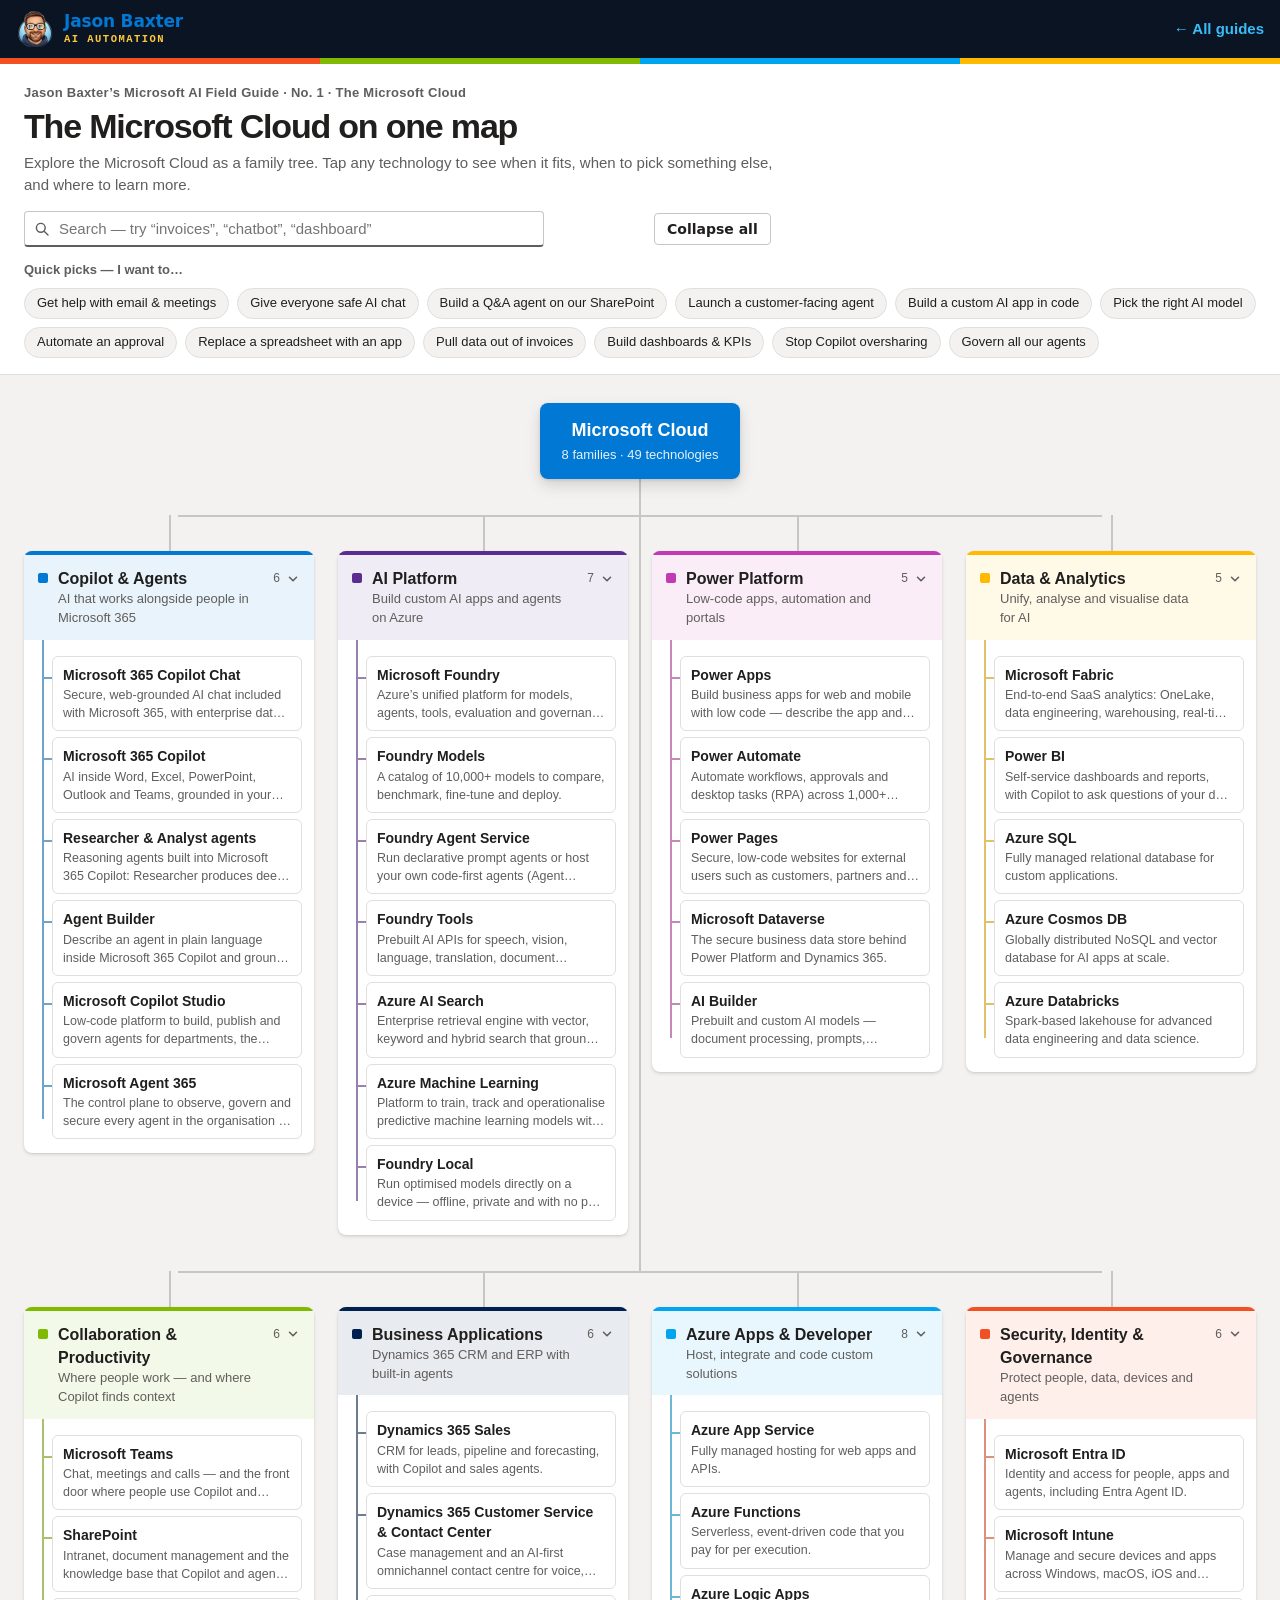
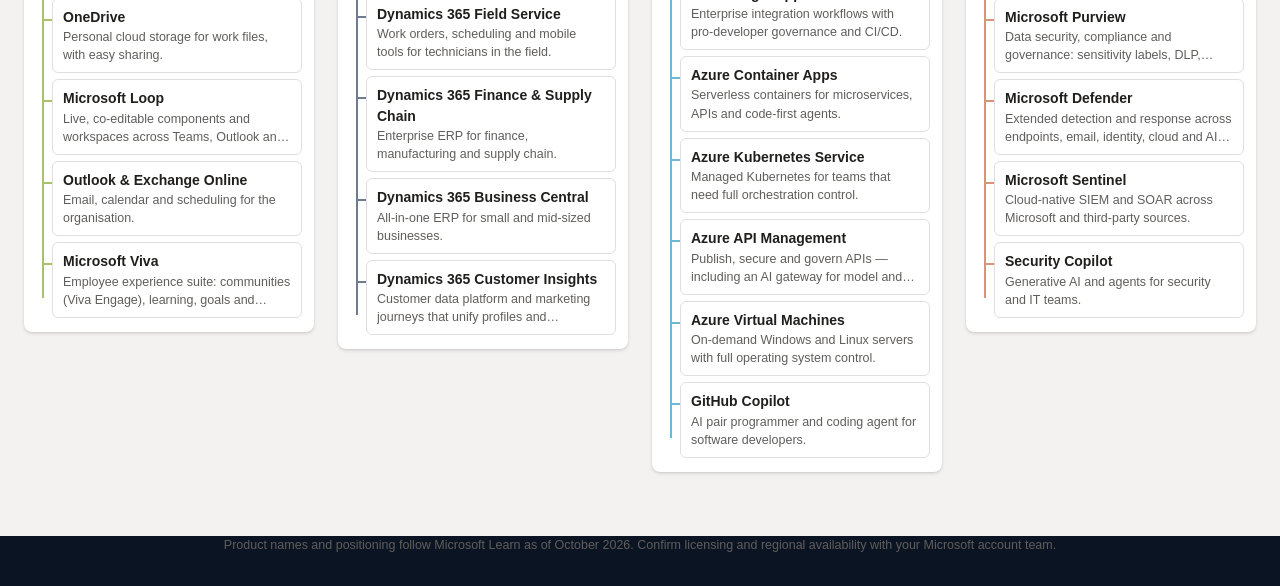
<file: microsoft-tech-family-tree.html>
<!DOCTYPE html>
<html lang="en">
<head>
<meta charset="UTF-8">
<meta name="viewport" content="width=device-width, initial-scale=1">
<title>Microsoft Cloud Map | Jason Baxter’s Microsoft AI Field Guide</title>
<link rel="stylesheet" href="css/index.css">
<link rel="stylesheet" href="css/microsoft-tech-family-tree.css">
<link rel="icon" type="image/png" href="img/brand/avatar-96.png">
<link rel="apple-touch-icon" href="img/brand/apple-touch-icon.png">
<meta name="theme-color" content="#0B1423">
</head>
<body>
<nav class="topbar band" aria-label="Site">
  <div class="wrap">
    <a class="brand" href="index.html"><img src="img/brand/avatar-96.png" alt="" width="38" height="38"><span><b>Jason Baxter</b><i>AI AUTOMATION</i></span></a>
    <a class="back" href="index.html">&larr; All guides</a>
  </div>
</nav>
<div class="stripe" aria-hidden="true"><span></span><span></span><span></span><span></span></div>
<header class="top">
  <div class="wrap">
    <p class="brandline">Jason Baxter’s Microsoft AI Field Guide · No. 1 · The Microsoft Cloud</p>
    <h1>The Microsoft Cloud on one map</h1>
    <p class="lede">Explore the Microsoft Cloud as a family tree. Tap any technology to see when it fits, when to pick something else, and where to learn more.</p>
    <div class="toolbar">
      <div class="search">
        <svg viewBox="0 0 20 20" fill="none" stroke="currentColor" stroke-width="1.8"><circle cx="8.5" cy="8.5" r="5.5"/><path d="M13 13l4.5 4.5" stroke-linecap="round"/></svg>
        <input id="q" type="search" placeholder="Search — try “invoices”, “chatbot”, “dashboard”" aria-label="Search technologies" autocomplete="off">
        <button class="clear" id="clear" aria-label="Clear search">✕</button>
      </div>
      <span class="count" id="count" aria-live="polite"></span>
      <button class="btn" id="toggleAll">Collapse all</button>
    </div>
    <div class="picks">
      <p class="picks-label">Quick picks — I want to…</p>
      <div class="chips" id="chips"></div>
    </div>
  </div>
</header>

<main><div class="wrap"><div id="tree"></div></div></main>
<footer class="note">Product names and positioning follow Microsoft Learn as of October 2026. Confirm licensing and regional availability with your Microsoft account team.</footer>

<div class="scrim" id="scrim"></div>
<aside class="panel" id="panel" role="dialog" aria-modal="false" aria-labelledby="pName">
  <div class="panel-top">
    <span class="pill" id="pFam"></span>
    <button class="x" id="pClose" aria-label="Close details">✕</button>
  </div>
  <div class="panel-body" id="pBody"></div>
</aside>

<script>
const L = "https://learn.microsoft.com/";
const FAMILIES = [
  { id: "copilot", name: "Copilot & Agents", tag: "AI that works alongside people in Microsoft 365", c: "#0078D4", cd: "#2899F5", nodes: [
    { id: "copilot-chat", name: "Microsoft 365 Copilot Chat", what: "Secure, web-grounded AI chat included with Microsoft 365, with enterprise data protection.",
      use: ["Everyone needs a safe AI assistant for drafting, summarising and research today.", "You want enterprise data protection without buying a Copilot licence for every user.", "You want to trial agents on pay-as-you-go before committing to seats."],
      avoid: [["Answers must draw on your own email, meetings, chats and files.", "m365-copilot"], ["A department needs a governed agent connected to business systems.", "copilot-studio"]],
      learn: L + "copilot/overview" },
    { id: "m365-copilot", name: "Microsoft 365 Copilot", what: "AI inside Word, Excel, PowerPoint, Outlook and Teams, grounded in your work data through Microsoft Graph and your existing permissions.",
      use: ["People lose hours to email, meetings, documents and catch-ups.", "Copilot must reason over tenant data (mail, files, chats) and respect existing permissions.", "You want built-in agents such as Researcher and Analyst."],
      avoid: [["Your SharePoint permissions overshare sensitive content — fix that first.", "purview"], ["You need a bespoke, multi-step process tied to business systems.", "copilot-studio"]],
      learn: L + "copilot/microsoft-365/microsoft-365-copilot-overview" },
    { id: "researcher-analyst", name: "Researcher & Analyst agents", what: "Reasoning agents built into Microsoft 365 Copilot: Researcher produces deep multi-source reports; Analyst turns raw data into insight using Python.",
      use: ["You need a structured report that combines web and work sources.", "You want to analyse a spreadsheet or raw dataset without writing code.", "The question takes several steps of reasoning, not a single prompt."],
      avoid: [["You need a quick answer or a draft in an app you already have open.", "m365-copilot"], ["You need a repeatable dashboard the whole team checks weekly.", "power-bi"]],
      learn: L + "copilot/microsoft-365/microsoft-365-copilot-overview" },
    { id: "agent-builder", name: "Agent Builder", what: "Describe an agent in plain language inside Microsoft 365 Copilot and ground it on SharePoint sites, files and emails. No code.",
      use: ["You want a Q&A agent for yourself or a small team.", "The knowledge already lives in Microsoft 365 (SharePoint, OneDrive, Teams, Outlook).", "You want something working in minutes, not weeks."],
      avoid: [["The agent needs multi-step workflows, approvals or connections to external systems.", "copilot-studio"], ["You must publish the agent org-wide or to customers with lifecycle controls.", "copilot-studio"]],
      learn: L + "microsoft-365/copilot/extensibility/agent-builder" },
    { id: "copilot-studio", name: "Microsoft Copilot Studio", what: "Low-code platform to build, publish and govern agents for departments, the whole organisation or external customers.",
      use: ["The audience is a department, the whole company or customers.", "The agent runs multi-step logic, approvals and connectors to CRM, ERP or ticketing systems.", "You want autonomous agents that react to events, plus dev/test/prod lifecycle management."],
      avoid: [["You only need a lightweight personal or team Q&A agent.", "agent-builder"], ["Developers need full code control, custom orchestration or their own models.", "foundry-agents"]],
      learn: L + "microsoft-copilot-studio/fundamentals-what-is-copilot-studio" },
    { id: "agent-365", name: "Microsoft Agent 365", what: "The control plane to observe, govern and secure every agent in the organisation — Microsoft-built, custom and third-party.",
      use: ["Agents now sprawl across Copilot Studio, Foundry and partner platforms.", "IT needs one registry with owners, lifecycle and access policies for agents.", "Security wants Entra, Purview and Defender protection extended to agents."],
      avoid: [["You want to build an agent, not manage a fleet of them.", "copilot-studio"], ["You need to secure people and devices rather than agents.", "entra"]],
      learn: L + "microsoft-agent-365/overview" }
  ]},
  { id: "foundry", name: "AI Platform", tag: "Build custom AI apps and agents on Azure", c: "#5C2D91", cd: "#B696E8", nodes: [
    { id: "foundry", name: "Microsoft Foundry", what: "Azure’s unified platform for models, agents, tools, evaluation and governance (formerly Azure AI Foundry).",
      use: ["Developers build custom AI apps or agents into your own products.", "You want a choice of models from Microsoft, OpenAI, Anthropic, Meta and others.", "You need tracing, evaluations, network isolation and Azure policy in one place."],
      avoid: [["Business users simply need AI inside the apps they use every day.", "m365-copilot"], ["Makers want to build agents without writing code.", "copilot-studio"]],
      learn: L + "azure/foundry/what-is-foundry" },
    { id: "foundry-models", name: "Foundry Models", what: "A catalog of 10,000+ models to compare, benchmark, fine-tune and deploy.",
      use: ["You need to pick the right model for cost, speed and quality.", "You want to compare models side by side on your own data.", "You plan to fine-tune or bring your own model."],
      avoid: [["You just want to chat with AI at work.", "copilot-chat"], ["Data must stay on the device with no cloud calls.", "foundry-local"]],
      learn: L + "azure/foundry/concepts/foundry-models-overview" },
    { id: "foundry-agents", name: "Foundry Agent Service", what: "Run declarative prompt agents or host your own code-first agents (Agent Framework, LangGraph, and more) with managed scale, identity and observability.",
      use: ["The agent needs custom orchestration, precise business rules or multi-agent design.", "You embed agents in your own app, website or backend process.", "Your team writes code and wants full control of the runtime."],
      avoid: [["You have no developers on the team.", "copilot-studio"], ["The agent only answers questions from Microsoft 365 content.", "agent-builder"]],
      learn: L + "azure/foundry/agents/overview" },
    { id: "foundry-tools", name: "Foundry Tools", what: "Prebuilt AI APIs for speech, vision, language, translation, document processing and content safety (formerly Azure AI Services).",
      use: ["Your app must transcribe calls, translate content or read documents at scale.", "You need OCR and field extraction from forms inside custom code.", "You need content safety filters on AI inputs and outputs."],
      avoid: [["A maker wants document extraction inside a flow without code.", "ai-builder"], ["You want a full agent, not a single AI capability.", "foundry-agents"]],
      learn: L + "azure/ai-services/what-are-ai-services" },
    { id: "ai-search", name: "Azure AI Search", what: "Enterprise retrieval engine with vector, keyword and hybrid search that grounds custom AI apps in your private data (RAG).",
      use: ["Your custom AI app must answer from large private document stores.", "You need hybrid or vector search with security trimming.", "Data lives outside Microsoft 365 (databases, blob storage, line-of-business systems)."],
      avoid: [["Content already sits in SharePoint and users work in Copilot.", "m365-copilot"], ["You need analytics, not search.", "fabric"]],
      learn: L + "azure/search/search-what-is-azure-search" },
    { id: "azure-ml", name: "Azure Machine Learning", what: "Platform to train, track and operationalise predictive machine learning models with MLOps.",
      use: ["Data scientists build forecasting, churn, fraud or pricing models.", "You need reproducible training pipelines and model monitoring.", "You train custom models from scratch."],
      avoid: [["You build generative AI apps or agents.", "foundry"], ["A maker needs a simple prediction inside an app.", "ai-builder"]],
      learn: L + "azure/machine-learning/overview-what-is-azure-machine-learning" },
    { id: "foundry-local", name: "Foundry Local", what: "Run optimised models directly on a device — offline, private and with no per-token cost.",
      use: ["Data must never leave the device.", "Users work offline or at the edge.", "You need instant responses with zero network latency."],
      avoid: [["You need frontier-scale models or enterprise-scale inference.", "foundry-models"]],
      learn: L + "azure/foundry-local/what-is-foundry-local" }
  ]},
  { id: "power", name: "Power Platform", tag: "Low-code apps, automation and portals", c: "#C239B3", cd: "#E07DD6", nodes: [
    { id: "power-apps", name: "Power Apps", what: "Build business apps for web and mobile with low code — describe the app and Copilot drafts it.",
      use: ["You want to replace spreadsheets, paper forms or email-based processes.", "Internal users need an app over Dataverse, SharePoint or SQL data.", "Business teams build and maintain the app themselves."],
      avoid: [["External customers or partners need to sign in and use it.", "power-pages"], ["You build a high-scale, custom-coded product.", "app-service"]],
      learn: L + "power-apps/powerapps-overview" },
    { id: "power-automate", name: "Power Automate", what: "Automate workflows, approvals and desktop tasks (RPA) across 1,000+ connectors.",
      use: ["You need approvals, notifications or data moving between systems.", "Someone repeats the same clicks in a legacy desktop app every day.", "An agent needs a reliable workflow to call."],
      avoid: [["Pro developers run high-volume enterprise integration under CI/CD.", "logic-apps"], ["Users need a conversation, not a background workflow.", "copilot-studio"]],
      learn: L + "power-automate/getting-started" },
    { id: "power-pages", name: "Power Pages", what: "Secure, low-code websites for external users such as customers, partners and citizens.",
      use: ["External users need a portal with sign-in, forms and your business data.", "You want a site live fast without a web development team."],
      avoid: [["Only internal staff use the app.", "power-apps"], ["You need a fully custom, high-traffic web experience.", "app-service"]],
      learn: L + "power-pages/introduction" },
    { id: "dataverse", name: "Microsoft Dataverse", what: "The secure business data store behind Power Platform and Dynamics 365.",
      use: ["Apps, flows and agents need shared relational data with role-based security.", "You need auditing and business rules on your data.", "You plan to extend Dynamics 365."],
      avoid: [["You analyse large data volumes across many sources.", "fabric"], ["A team just needs a simple list or document library.", "sharepoint"]],
      learn: L + "power-apps/maker/data-platform/data-platform-intro" },
    { id: "ai-builder", name: "AI Builder", what: "Prebuilt and custom AI models — document processing, prompts, classification — inside Power Apps and Power Automate.",
      use: ["A flow must pull fields out of invoices, receipts or ID documents.", "Makers want to classify or summarise text without code.", "You want AI steps inside an existing low-code process."],
      avoid: [["Developers process documents at very high volume in code.", "foundry-tools"], ["Users need a conversational agent.", "copilot-studio"]],
      learn: L + "ai-builder/overview" }
  ]},
  { id: "data", name: "Data & Analytics", tag: "Unify, analyse and visualise data for AI", c: "#FFB900", cd: "#FFC83D", nodes: [
    { id: "fabric", name: "Microsoft Fabric", what: "End-to-end SaaS analytics: OneLake, data engineering, warehousing, real-time intelligence and Power BI in one platform.",
      use: ["You need to unify data from many systems into one governed lake.", "Data engineering and BI teams want one platform.", "You want AI and agents to reason over well-modelled business data."],
      avoid: [["You only need a few reports on top of Excel or a single database.", "power-bi"], ["An application needs a transactional database.", "azure-sql"]],
      learn: L + "fabric/fundamentals/microsoft-fabric-overview" },
    { id: "power-bi", name: "Power BI", what: "Self-service dashboards and reports, with Copilot to ask questions of your data in plain language.",
      use: ["Leaders need KPIs and dashboards they check regularly.", "You want to share interactive reports in Teams and SharePoint.", "Analysts model data for the business."],
      avoid: [["You need a one-off deep dive into a dataset.", "researcher-analyst"], ["Users need to enter and edit data.", "power-apps"]],
      learn: L + "power-bi/fundamentals/power-bi-overview" },
    { id: "azure-sql", name: "Azure SQL", what: "Fully managed relational database for custom applications.",
      use: ["Custom apps need a transactional SQL database.", "You migrate SQL Server workloads to the cloud."],
      avoid: [["Low-code apps need a data store.", "dataverse"], ["You need large-scale analytics.", "fabric"]],
      learn: L + "azure/azure-sql/azure-sql-iaas-vs-paas-what-is-overview" },
    { id: "cosmos-db", name: "Azure Cosmos DB", what: "Globally distributed NoSQL and vector database for AI apps at scale.",
      use: ["Agents need fast memory or chat history storage.", "Apps serve users globally with low latency.", "You want vector search next to operational data."],
      avoid: [["You need relational reporting and joins.", "azure-sql"]],
      learn: L + "azure/cosmos-db/introduction" },
    { id: "databricks", name: "Azure Databricks", what: "Spark-based lakehouse for advanced data engineering and data science.",
      use: ["Your teams already standardise on Databricks and Spark.", "You run complex data science and ML pipelines on large data."],
      avoid: [["You want Microsoft-native SaaS analytics tightly linked to Power BI.", "fabric"]],
      learn: L + "azure/databricks/introduction/" }
  ]},
  { id: "collab", name: "Collaboration & Productivity", tag: "Where people work — and where Copilot finds context", c: "#7FBA00", cd: "#9AD13A", nodes: [
    { id: "teams", name: "Microsoft Teams", what: "Chat, meetings and calls — and the front door where people use Copilot and agents.",
      use: ["People need to chat, meet and call.", "You want to put agents where people already work.", "Meetings need recaps and action items."],
      avoid: [["You need governed, long-term document management.", "sharepoint"]],
      learn: L + "microsoftteams/teams-overview" },
    { id: "sharepoint", name: "SharePoint", what: "Intranet, document management and the knowledge base that Copilot and agents ground on.",
      use: ["Teams and the organisation need shared, governed content.", "You want an intranet or team site.", "Agents need a trusted knowledge source."],
      avoid: [["Content is a personal working draft.", "onedrive"], ["You need complex relational data with business rules.", "dataverse"]],
      learn: L + "sharepoint/introduction" },
    { id: "onedrive", name: "OneDrive", what: "Personal cloud storage for work files, with easy sharing.",
      use: ["You store personal work files and drafts.", "You share a file with a few people quickly."],
      avoid: [["The team owns the content long term.", "sharepoint"]],
      learn: L + "sharepoint/onedrive-overview" },
    { id: "loop", name: "Microsoft Loop", what: "Live, co-editable components and workspaces across Teams, Outlook and Copilot Pages.",
      use: ["A group plans or brainstorms together in real time.", "You want to turn a Copilot answer into a shared, editable page."],
      avoid: [["You need a formal, controlled document of record.", "sharepoint"]],
      learn: L + "microsoft-365/loop/loop-components-teams" },
    { id: "outlook", name: "Outlook & Exchange Online", what: "Email, calendar and scheduling for the organisation.",
      use: ["You manage email, calendars and meeting scheduling."],
      avoid: [["A team needs fast back-and-forth conversation.", "teams"]],
      learn: L + "exchange/exchange-online" },
    { id: "viva", name: "Microsoft Viva", what: "Employee experience suite: communities (Viva Engage), learning, goals and workplace insights, including Copilot adoption analytics.",
      use: ["You build communities and leadership communications.", "You measure Copilot adoption and impact.", "You run learning and goal-setting programmes."],
      avoid: [["A project team needs day-to-day chat.", "teams"]],
      learn: L + "viva/microsoft-viva-overview" }
  ]},
  { id: "d365", name: "Business Applications", tag: "Dynamics 365 CRM and ERP with built-in agents", c: "#002050", cd: "#6CB8F6", nodes: [
    { id: "d365-sales", name: "Dynamics 365 Sales", what: "CRM for leads, pipeline and forecasting, with Copilot and sales agents.",
      use: ["Sellers manage leads, opportunities and forecasts.", "You want AI to research accounts and draft outreach inside the CRM."],
      avoid: [["You only need a simple contact or lead tracker.", "power-apps"]],
      learn: L + "dynamics365/sales/overview" },
    { id: "d365-cs", name: "Dynamics 365 Customer Service & Contact Center", what: "Case management and an AI-first omnichannel contact centre for voice, chat and messaging.",
      use: ["Support runs on cases, SLAs and queues.", "You run a contact centre across voice and digital channels.", "You want AI agents to resolve and route customer requests."],
      avoid: [["You need a simple website FAQ bot.", "copilot-studio"]],
      learn: L + "dynamics365/contact-center/" },
    { id: "d365-field", name: "Dynamics 365 Field Service", what: "Work orders, scheduling and mobile tools for technicians in the field.",
      use: ["You dispatch technicians, manage work orders and track assets."],
      avoid: [["You only track a few simple tasks.", "power-apps"]],
      learn: L + "dynamics365/field-service/overview" },
    { id: "d365-erp", name: "Dynamics 365 Finance & Supply Chain", what: "Enterprise ERP for finance, manufacturing and supply chain.",
      use: ["A large or multinational business runs complex finance and operations."],
      avoid: [["You run a small or mid-sized business.", "d365-bc"]],
      learn: L + "dynamics365/finance/" },
    { id: "d365-bc", name: "Dynamics 365 Business Central", what: "All-in-one ERP for small and mid-sized businesses.",
      use: ["An SMB needs finance, sales, inventory and purchasing in one system."],
      avoid: [["Operations span many countries and complex manufacturing.", "d365-erp"]],
      learn: L + "dynamics365/business-central/" },
    { id: "d365-ci", name: "Dynamics 365 Customer Insights", what: "Customer data platform and marketing journeys that unify profiles and personalise engagement.",
      use: ["You need a single view of each customer across systems.", "Marketing runs personalised, triggered journeys."],
      avoid: [["You only need internal analytics.", "power-bi"]],
      learn: L + "dynamics365/customer-insights/" }
  ]},
  { id: "azure", name: "Azure Apps & Developer", tag: "Host, integrate and code custom solutions", c: "#00A4EF", cd: "#4CC2FF", nodes: [
    { id: "app-service", name: "Azure App Service", what: "Fully managed hosting for web apps and APIs.",
      use: ["You host a custom web app or AI front end.", "Developers want managed scaling without servers."],
      avoid: [["Code only runs on events or a schedule.", "functions"], ["Business users want an internal app with low code.", "power-apps"]],
      learn: L + "azure/app-service/overview" },
    { id: "functions", name: "Azure Functions", what: "Serverless, event-driven code that you pay for per execution.",
      use: ["Code runs on events, schedules or webhooks.", "You expose a lightweight tool or MCP server for agents."],
      avoid: [["You run long-lived, multi-service apps.", "container-apps"]],
      learn: L + "azure/azure-functions/functions-overview" },
    { id: "logic-apps", name: "Azure Logic Apps", what: "Enterprise integration workflows with pro-developer governance and CI/CD.",
      use: ["IT runs high-volume B2B or system-to-system integration.", "Workflows need source control, networking and enterprise SLAs."],
      avoid: [["Business users automate their own team processes.", "power-automate"]],
      learn: L + "azure/logic-apps/logic-apps-overview" },
    { id: "container-apps", name: "Azure Container Apps", what: "Serverless containers for microservices, APIs and code-first agents.",
      use: ["You run containerised apps or agents without managing Kubernetes."],
      avoid: [["A platform team needs full Kubernetes control.", "aks"]],
      learn: L + "azure/container-apps/overview" },
    { id: "aks", name: "Azure Kubernetes Service", what: "Managed Kubernetes for teams that need full orchestration control.",
      use: ["A platform team standardises on Kubernetes across many services."],
      avoid: [["A small team just needs to run a few containers.", "container-apps"]],
      learn: L + "azure/aks/what-is-aks" },
    { id: "apim", name: "Azure API Management", what: "Publish, secure and govern APIs — including an AI gateway for model and MCP traffic.",
      use: ["You expose internal APIs safely to agents, apps or partners.", "You need token limits, load balancing and monitoring across AI models."],
      avoid: [["You only have one internal function to call.", "functions"]],
      learn: L + "azure/api-management/api-management-key-concepts" },
    { id: "vms", name: "Azure Virtual Machines", what: "On-demand Windows and Linux servers with full operating system control.",
      use: ["You lift and shift legacy workloads.", "Software needs full OS access or special configuration."],
      avoid: [["You build a new web app.", "app-service"]],
      learn: L + "azure/virtual-machines/overview" },
    { id: "github-copilot", name: "GitHub Copilot", what: "AI pair programmer and coding agent for software developers.",
      use: ["Developers write, review and refactor code faster.", "You assign issues to a coding agent that opens pull requests."],
      avoid: [["Non-developers want to build business apps.", "power-apps"]],
      learn: "https://docs.github.com/copilot" }
  ]},
  { id: "security", name: "Security, Identity & Governance", tag: "Protect people, data, devices and agents", c: "#F25022", cd: "#FF7A52", nodes: [
    { id: "entra", name: "Microsoft Entra ID", what: "Identity and access for people, apps and agents, including Entra Agent ID.",
      use: ["You need single sign-on, MFA and conditional access.", "Agents need their own governed identities."],
      avoid: [["You need to manage laptops and phones.", "intune"]],
      learn: L + "entra/fundamentals/what-is-entra" },
    { id: "intune", name: "Microsoft Intune", what: "Manage and secure devices and apps across Windows, macOS, iOS and Android.",
      use: ["You enrol and configure company devices.", "You protect corporate data in mobile apps."],
      avoid: [["You set identity and sign-in policies.", "entra"]],
      learn: L + "mem/intune/fundamentals/what-is-intune" },
    { id: "purview", name: "Microsoft Purview", what: "Data security, compliance and governance: sensitivity labels, DLP, oversharing controls for Copilot, and AI usage oversight.",
      use: ["You prepare for Copilot by finding and fixing oversharing.", "You need DLP on prompts and AI responses.", "Legal needs retention, audit and eDiscovery."],
      avoid: [["You need to detect and stop active threats.", "defender"]],
      learn: L + "purview/purview" },
    { id: "defender", name: "Microsoft Defender", what: "Extended detection and response across endpoints, email, identity, cloud and AI apps.",
      use: ["You detect and respond to attacks across the estate.", "You discover and control unsanctioned AI apps."],
      avoid: [["A SOC needs logs from many non-Microsoft sources in one place.", "sentinel"]],
      learn: L + "defender-xdr/microsoft-365-defender" },
    { id: "sentinel", name: "Microsoft Sentinel", what: "Cloud-native SIEM and SOAR across Microsoft and third-party sources.",
      use: ["Your SOC centralises logs, hunts threats and automates response."],
      avoid: [["A smaller organisation already gets what it needs from Defender.", "defender"]],
      learn: L + "azure/sentinel/overview" },
    { id: "security-copilot", name: "Security Copilot", what: "Generative AI and agents for security and IT teams.",
      use: ["Analysts need faster incident investigation and summaries.", "You want agents to triage phishing reports and alerts."],
      avoid: [["Staff want AI help with everyday productivity work.", "m365-copilot"]],
      learn: L + "copilot/security/microsoft-security-copilot" }
  ]}
];

const PICKS = [
  ["Get help with email & meetings", "m365-copilot"],
  ["Give everyone safe AI chat", "copilot-chat"],
  ["Build a Q&A agent on our SharePoint", "agent-builder"],
  ["Launch a customer-facing agent", "copilot-studio"],
  ["Build a custom AI app in code", "foundry-agents"],
  ["Pick the right AI model", "foundry-models"],
  ["Automate an approval", "power-automate"],
  ["Replace a spreadsheet with an app", "power-apps"],
  ["Pull data out of invoices", "ai-builder"],
  ["Build dashboards & KPIs", "power-bi"],
  ["Stop Copilot oversharing", "purview"],
  ["Govern all our agents", "agent-365"]
];

/* ---------- Index ---------- */
const NODE = {}, FAM_OF = {};
FAMILIES.forEach(f => f.nodes.forEach(n => { NODE[n.id] = n; FAM_OF[n.id] = f; }));
const collapsed = new Set();
let selected = null, query = "";

const tree = document.getElementById("tree");
const $ = id => document.getElementById(id);
const esc = s => s.replace(/[&<>"]/g, c => ({ "&": "&amp;", "<": "&lt;", ">": "&gt;", '"': "&quot;" }[c]));

function cols() {
  const w = tree.clientWidth;
  return w >= 1100 ? 4 : w >= 680 ? 2 : 1;
}

let lastCols = 0;
function render() {
  const c = cols();
  lastCols = c;
  tree.classList.toggle("rail", c === 1);
  let html = '<div class="trunk" id="trunk"></div><div class="root" id="root"><strong>Microsoft Cloud</strong><span>' +
    FAMILIES.length + ' families · ' + Object.keys(NODE).length + ' technologies</span></div>';
  for (let i = 0; i < FAMILIES.length; i += c) {
    html += '<div class="gen" style="grid-template-columns:repeat(' + c + ',minmax(0,1fr));--bus-inset:' + (100 / c / 2) + '%">';
    FAMILIES.slice(i, i + c).forEach(f => {
      const isC = collapsed.has(f.id);
      html += '<section class="fam' + (isC ? " collapsed" : "") + '" data-fam="' + f.id + '" style="--c:' + f.c + ';--cd:' + f.cd + '">' +
        '<button class="fam-head" aria-expanded="' + !isC + '" data-toggle="' + f.id + '">' +
        '<span class="dot"></span><span class="txt"><span class="name">' + esc(f.name) + '</span><span class="tag">' + esc(f.tag) + '</span></span>' +
        '<span class="meta">' + f.nodes.length + '<svg class="chev" viewBox="0 0 16 16" fill="none" stroke="currentColor" stroke-width="1.8"><path d="M4 6l4 4 4-4" stroke-linecap="round" stroke-linejoin="round"/></svg></span></button>' +
        '<ul class="kids">' + f.nodes.map(n =>
          '<li><button class="node' + (selected === n.id ? " sel" : "") + '" data-id="' + n.id + '"><span class="n">' + esc(n.name) +
          '</span><span class="w">' + esc(n.what) + '</span></button></li>').join("") + '</ul></section>';
    });
    html += '</div>';
  }
  tree.innerHTML = html;
  applySearch();
  drawTrunk();
}

function drawTrunk() {
  const root = $("root"), trunk = $("trunk"), gens = tree.querySelectorAll(".gen");
  if (!gens.length) return;
  const top = root.offsetTop + root.offsetHeight;
  const last = gens[gens.length - 1];
  const rail = tree.classList.contains("rail");
  trunk.style.left = rail ? "20px" : "calc(50% - 1px)";
  trunk.style.top = top + "px";
  trunk.style.height = (last.offsetTop + (rail ? 29 : 0) - top) + "px";
}

/* ---------- Search ---------- */
function applySearch() {
  const q = query.trim().toLowerCase();
  let hits = 0;
  FAMILIES.forEach(f => {
    const famEl = tree.querySelector('[data-fam="' + f.id + '"]');
    let famHits = 0;
    f.nodes.forEach(n => {
      const el = famEl.querySelector('[data-id="' + n.id + '"]');
      const text = (n.name + " " + n.what + " " + n.use.join(" ") + " " + f.name).toLowerCase();
      const match = !q || q.split(/\s+/).every(t => text.includes(t));
      el.classList.toggle("dim", !!q && !match);
      el.classList.toggle("hit", !!q && match);
      if (match) famHits++;
    });
    famEl.classList.toggle("dim", !!q && famHits === 0);
    if (q && famHits) { famEl.classList.remove("collapsed"); famEl.querySelector(".fam-head").setAttribute("aria-expanded", "true"); }
    hits += famHits;
  });
  $("count").textContent = q ? hits + (hits === 1 ? " match" : " matches") : "";
  $("clear").style.display = q ? "block" : "none";
  requestAnimationFrame(drawTrunk);
}

/* ---------- Detail panel ---------- */
const ICON_OK = '<svg viewBox="0 0 20 20" fill="none" stroke="currentColor" stroke-width="2"><circle cx="10" cy="10" r="8"/><path d="M6.5 10.2l2.4 2.4 4.6-4.8" stroke-linecap="round" stroke-linejoin="round"/></svg>';
const ICON_NO = '<svg viewBox="0 0 20 20" fill="none" stroke="currentColor" stroke-width="2"><circle cx="10" cy="10" r="8"/><path d="M7 7l6 6M13 7l-6 6" stroke-linecap="round"/></svg>';

function select(id, scroll) {
  const n = NODE[id], f = FAM_OF[id];
  if (!n) return;
  selected = id;
  if (collapsed.has(f.id)) { collapsed.delete(f.id); render(); }
  tree.querySelectorAll(".node.sel").forEach(e => e.classList.remove("sel"));
  const el = tree.querySelector('[data-id="' + id + '"]');
  el.classList.add("sel");
  const dark = matchMedia("(prefers-color-scheme: dark)").matches;
  $("panel").style.setProperty("--fc", dark ? f.cd : f.c);
  $("pFam").textContent = f.name;
  $("pBody").innerHTML =
    '<h2 id="pName">' + esc(n.name) + '</h2><p class="what">' + esc(n.what) + '</p>' +
    '<h3 class="use">' + ICON_OK + 'Use it when</h3><ul>' + n.use.map(u => '<li class="u">' + esc(u) + '</li>').join("") + '</ul>' +
    '<h3 class="avoid">' + ICON_NO + 'Choose something else when</h3><ul>' + n.avoid.map(([t, alt]) =>
      '<li class="a">' + esc(t) + '<br><button class="alt" data-alt="' + alt + '">Use ' + esc(NODE[alt].name) + ' →</button></li>').join("") + '</ul>' +
    '<a class="learn" href="' + n.learn + '" target="_blank" rel="noopener">Open on Microsoft Learn ↗</a>';
  $("pBody").scrollTop = 0;
  document.body.classList.add("open");
  if (scroll) el.scrollIntoView({ behavior: "smooth", block: "center" });
}
function closePanel() {
  document.body.classList.remove("open");
  tree.querySelectorAll(".node.sel").forEach(e => e.classList.remove("sel"));
  const prev = selected; selected = null;
  const el = prev && tree.querySelector('[data-id="' + prev + '"]');
  if (el) el.focus({ preventScroll: true });
}

/* ---------- Events ---------- */
tree.addEventListener("click", e => {
  const t = e.target.closest("[data-toggle]");
  if (t) {
    const id = t.dataset.toggle, fam = t.parentElement;
    collapsed.has(id) ? collapsed.delete(id) : collapsed.add(id);
    fam.classList.toggle("collapsed", collapsed.has(id));
    t.setAttribute("aria-expanded", !collapsed.has(id));
    updateToggleLabel();
    requestAnimationFrame(drawTrunk);
    return;
  }
  const n = e.target.closest(".node");
  if (n) select(n.dataset.id, false);
});
$("pBody").addEventListener("click", e => {
  const a = e.target.closest("[data-alt]");
  if (a) select(a.dataset.alt, true);
});
$("pClose").addEventListener("click", closePanel);
$("scrim").addEventListener("click", closePanel);
document.addEventListener("keydown", e => { if (e.key === "Escape" && document.body.classList.contains("open")) closePanel(); });

$("q").addEventListener("input", e => { query = e.target.value; applySearch(); });
$("clear").addEventListener("click", () => { $("q").value = ""; query = ""; applySearch(); $("q").focus(); });

function updateToggleLabel() {
  $("toggleAll").textContent = collapsed.size === FAMILIES.length ? "Expand all" : "Collapse all";
}
$("toggleAll").addEventListener("click", () => {
  if (collapsed.size === FAMILIES.length) collapsed.clear();
  else FAMILIES.forEach(f => collapsed.add(f.id));
  render(); updateToggleLabel();
});

$("chips").innerHTML = PICKS.map(([label, id]) => '<button class="chip" data-pick="' + id + '">' + esc(label) + '</button>').join("");
$("chips").addEventListener("click", e => {
  const c = e.target.closest("[data-pick]");
  if (c) select(c.dataset.pick, true);
});

new ResizeObserver(() => { cols() !== lastCols ? render() : drawTrunk(); }).observe(tree);
render();
</script>
</body>
</html>
</file>
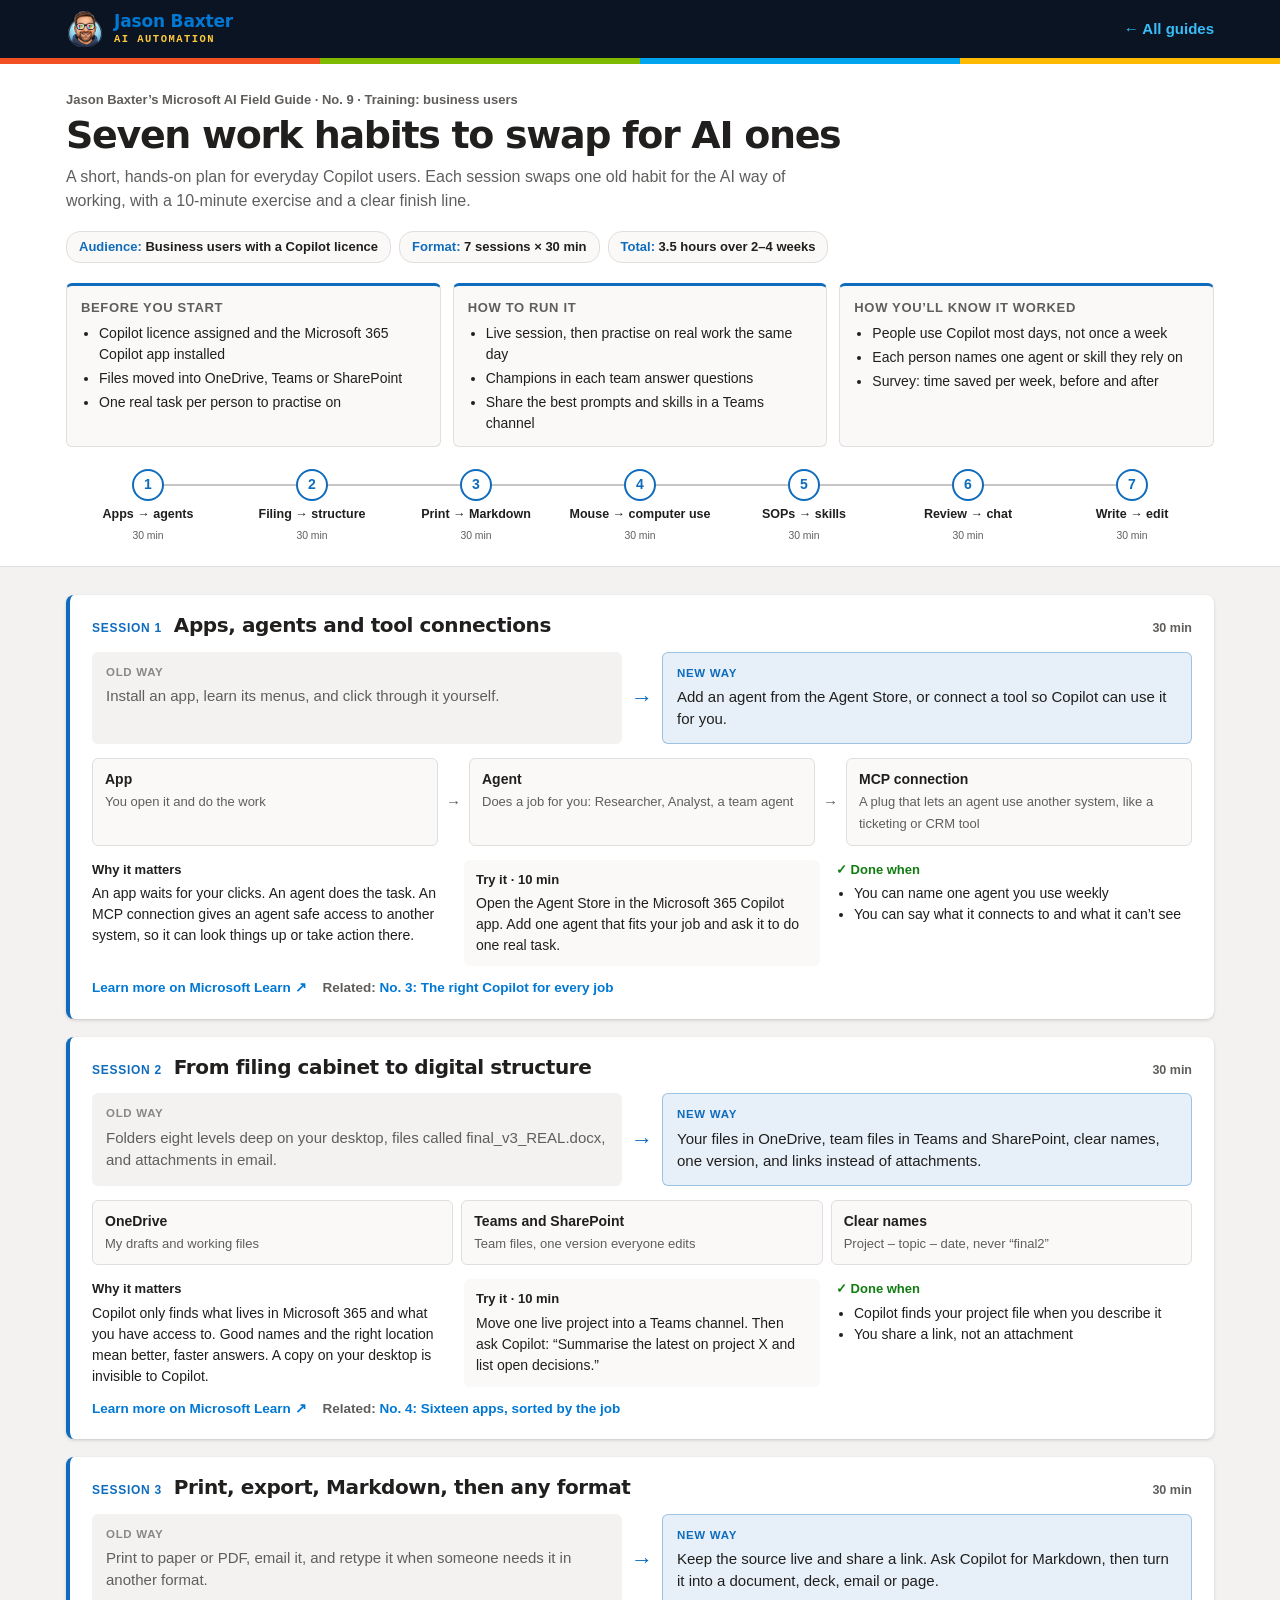
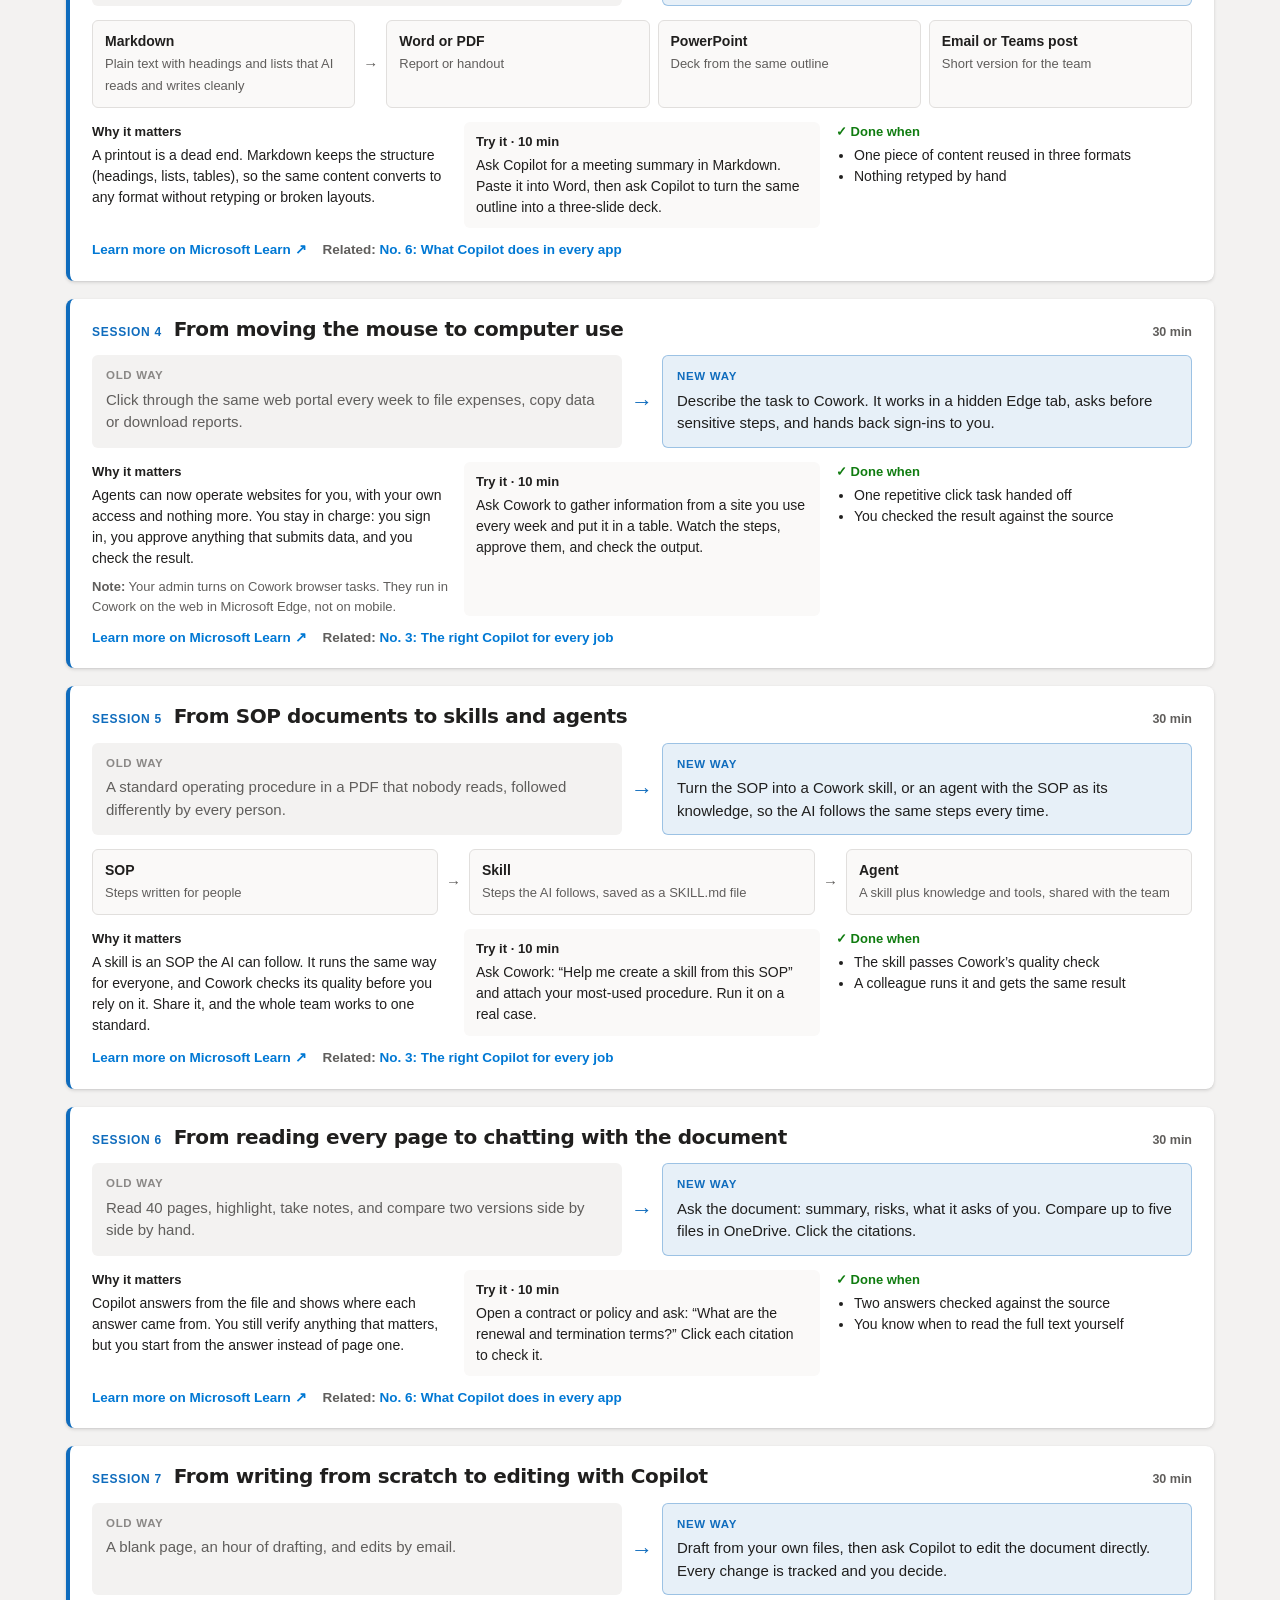
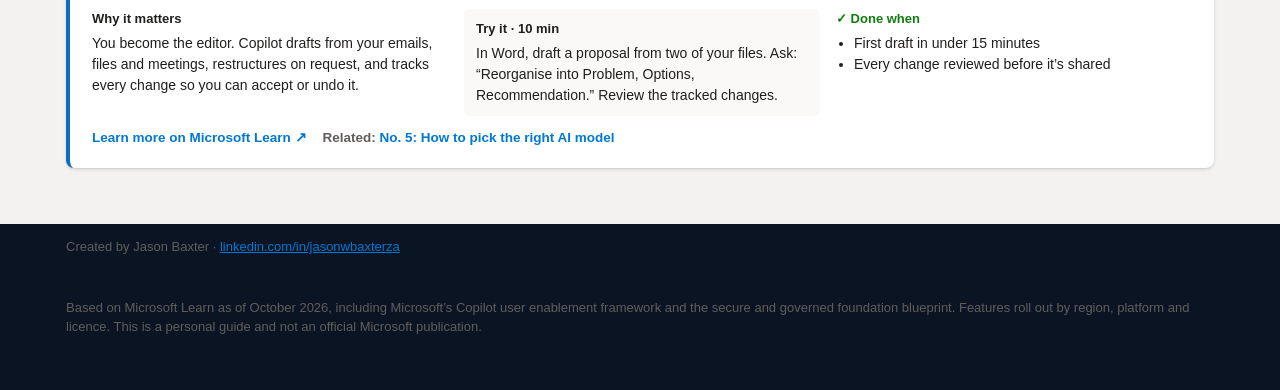
<file: microsoft-training-business-users.html>
<!DOCTYPE html>
<html lang="en">
<head>
<meta charset="UTF-8">
<meta name="viewport" content="width=device-width, initial-scale=1, viewport-fit=cover">
<meta name="claude:viewport-fit-sides" content="cover">
<title>Business User Training | Jason Baxter’s Microsoft AI Field Guide</title>
<link rel="stylesheet" href="css/index.css">
<link rel="stylesheet" href="css/training.css">
<style>body { --gc: #0F6CBD; --gcd: #4BA9F7; }</style>
<link rel="icon" type="image/png" href="img/brand/avatar-96.png">
<link rel="apple-touch-icon" href="img/brand/apple-touch-icon.png">
<meta name="theme-color" content="#0B1423">
</head>
<body>
<nav class="topbar band" aria-label="Site">
  <div class="wrap">
    <a class="brand" href="index.html"><img src="img/brand/avatar-96.png" alt="" width="38" height="38"><span><b>Jason Baxter</b><i>AI AUTOMATION</i></span></a>
    <a class="back" href="index.html">&larr; All guides</a>
  </div>
</nav>
<div class="stripe" aria-hidden="true"><span></span><span></span><span></span><span></span></div>
<header><div class="wrap">
  <p class="eyebrow">Jason Baxter’s Microsoft AI Field Guide · No. 9 · Training: business users</p>
  <h1>Seven work habits to swap for AI ones</h1>
  <p class="lede">A short, hands-on plan for everyday Copilot users. Each session swaps one old habit for the AI way of working, with a 10-minute exercise and a clear finish line.</p>
  <div class="facts"><span><b>Audience:</b> Business users with a Copilot licence</span><span><b>Format:</b> 7 sessions × 30 min</span><span><b>Total:</b> 3.5 hours over 2–4 weeks</span></div>
  <div class="runit"><div><h3>Before you start</h3><ul><li>Copilot licence assigned and the Microsoft 365 Copilot app installed</li><li>Files moved into OneDrive, Teams or SharePoint</li><li>One real task per person to practise on</li></ul></div><div><h3>How to run it</h3><ul><li>Live session, then practise on real work the same day</li><li>Champions in each team answer questions</li><li>Share the best prompts and skills in a Teams channel</li></ul></div><div><h3>How you’ll know it worked</h3><ul><li>People use Copilot most days, not once a week</li><li>Each person names one agent or skill they rely on</li><li>Survey: time saved per week, before and after</li></ul></div></div>
  <nav class="track" style="--n:7" aria-label="Sessions"><a href="#s1"><i>1</i><span class="t">Apps → agents</span><small>30 min</small></a><a href="#s2"><i>2</i><span class="t">Filing → structure</span><small>30 min</small></a><a href="#s3"><i>3</i><span class="t">Print → Markdown</span><small>30 min</small></a><a href="#s4"><i>4</i><span class="t">Mouse → computer use</span><small>30 min</small></a><a href="#s5"><i>5</i><span class="t">SOPs → skills</span><small>30 min</small></a><a href="#s6"><i>6</i><span class="t">Review → chat</span><small>30 min</small></a><a href="#s7"><i>7</i><span class="t">Write → edit</span><small>30 min</small></a></nav>
</div></header>
<main><div class="wrap"><div class="sessions"><section class="s" id="s1">
  <div class="s-head"><span class="no">Session 1</span><h2>Apps, agents and tool connections</h2><span class="time">30 min</span></div>
  <div class="shift"><div class="from"><div class="k">Old way</div>Install an app, learn its menus, and click through it yourself.</div><div class="arrow" aria-hidden="true">→</div><div class="to"><div class="k">New way</div>Add an agent from the Agent Store, or connect a tool so Copilot can use it for you.</div></div>
  <div class="viz"><div class="box"><b>App</b><span>You open it and do the work</span></div><span class="sep" aria-hidden="true">→</span><div class="box"><b>Agent</b><span>Does a job for you: Researcher, Analyst, a team agent</span></div><span class="sep" aria-hidden="true">→</span><div class="box"><b>MCP connection</b><span>A plug that lets an agent use another system, like a ticketing or CRM tool</span></div></div>
  <div class="cols">
    <div><h3>Why it matters</h3><p>An app waits for your clicks. An agent does the task. An MCP connection gives an agent safe access to another system, so it can look things up or take action there.</p></div>
    <div class="try"><h3>Try it · 10 min</h3><p>Open the Agent Store in the Microsoft 365 Copilot app. Add one agent that fits your job and ask it to do one real task.</p></div>
    <div class="done"><h3>✓ Done when</h3><ul><li>You can name one agent you use weekly</li><li>You can say what it connects to and what it can’t see</li></ul></div>
  </div>
  <div class="links"><a href="https://learn.microsoft.com/microsoft-365/copilot/copilot-agent-store" target="_blank" rel="noopener">Learn more on Microsoft Learn ↗</a><span class="rel">Related: <a href="microsoft-copilot-premium-guide.html">No. 3: The right Copilot for every job</a></span></div>
</section><section class="s" id="s2">
  <div class="s-head"><span class="no">Session 2</span><h2>From filing cabinet to digital structure</h2><span class="time">30 min</span></div>
  <div class="shift"><div class="from"><div class="k">Old way</div>Folders eight levels deep on your desktop, files called final_v3_REAL.docx, and attachments in email.</div><div class="arrow" aria-hidden="true">→</div><div class="to"><div class="k">New way</div>Your files in OneDrive, team files in Teams and SharePoint, clear names, one version, and links instead of attachments.</div></div>
  <div class="viz"><div class="box"><b>OneDrive</b><span>My drafts and working files</span></div><div class="box"><b>Teams and SharePoint</b><span>Team files, one version everyone edits</span></div><div class="box"><b>Clear names</b><span>Project – topic – date, never “final2”</span></div></div>
  <div class="cols">
    <div><h3>Why it matters</h3><p>Copilot only finds what lives in Microsoft 365 and what you have access to. Good names and the right location mean better, faster answers. A copy on your desktop is invisible to Copilot.</p></div>
    <div class="try"><h3>Try it · 10 min</h3><p>Move one live project into a Teams channel. Then ask Copilot: “Summarise the latest on project X and list open decisions.”</p></div>
    <div class="done"><h3>✓ Done when</h3><ul><li>Copilot finds your project file when you describe it</li><li>You share a link, not an attachment</li></ul></div>
  </div>
  <div class="links"><a href="https://learn.microsoft.com/microsoft-365/copilot/microsoft-copilot-requirements" target="_blank" rel="noopener">Learn more on Microsoft Learn ↗</a><span class="rel">Related: <a href="microsoft-365-apps-guide.html">No. 4: Sixteen apps, sorted by the job</a></span></div>
</section><section class="s" id="s3">
  <div class="s-head"><span class="no">Session 3</span><h2>Print, export, Markdown, then any format</h2><span class="time">30 min</span></div>
  <div class="shift"><div class="from"><div class="k">Old way</div>Print to paper or PDF, email it, and retype it when someone needs it in another format.</div><div class="arrow" aria-hidden="true">→</div><div class="to"><div class="k">New way</div>Keep the source live and share a link. Ask Copilot for Markdown, then turn it into a document, deck, email or page.</div></div>
  <div class="viz"><div class="box"><b>Markdown</b><span>Plain text with headings and lists that AI reads and writes cleanly</span></div><span class="sep" aria-hidden="true">→</span><div class="box"><b>Word or PDF</b><span>Report or handout</span></div><div class="box"><b>PowerPoint</b><span>Deck from the same outline</span></div><div class="box"><b>Email or Teams post</b><span>Short version for the team</span></div></div>
  <div class="cols">
    <div><h3>Why it matters</h3><p>A printout is a dead end. Markdown keeps the structure (headings, lists, tables), so the same content converts to any format without retyping or broken layouts.</p></div>
    <div class="try"><h3>Try it · 10 min</h3><p>Ask Copilot for a meeting summary in Markdown. Paste it into Word, then ask Copilot to turn the same outline into a three-slide deck.</p></div>
    <div class="done"><h3>✓ Done when</h3><ul><li>One piece of content reused in three formats</li><li>Nothing retyped by hand</li></ul></div>
  </div>
  <div class="links"><a href="https://learn.microsoft.com/microsoft-365/copilot/cowork/use-cowork" target="_blank" rel="noopener">Learn more on Microsoft Learn ↗</a><span class="rel">Related: <a href="microsoft-copilot-in-the-apps.html">No. 6: What Copilot does in every app</a></span></div>
</section><section class="s" id="s4">
  <div class="s-head"><span class="no">Session 4</span><h2>From moving the mouse to computer use</h2><span class="time">30 min</span></div>
  <div class="shift"><div class="from"><div class="k">Old way</div>Click through the same web portal every week to file expenses, copy data or download reports.</div><div class="arrow" aria-hidden="true">→</div><div class="to"><div class="k">New way</div>Describe the task to Cowork. It works in a hidden Edge tab, asks before sensitive steps, and hands back sign-ins to you.</div></div>
  
  <div class="cols">
    <div><h3>Why it matters</h3><p>Agents can now operate websites for you, with your own access and nothing more. You stay in charge: you sign in, you approve anything that submits data, and you check the result.</p><p style="margin:8px 0 0;font-size:13px;color:var(--muted)"><b>Note:</b> Your admin turns on Cowork browser tasks. They run in Cowork on the web in Microsoft Edge, not on mobile.</p></div>
    <div class="try"><h3>Try it · 10 min</h3><p>Ask Cowork to gather information from a site you use every week and put it in a table. Watch the steps, approve them, and check the output.</p></div>
    <div class="done"><h3>✓ Done when</h3><ul><li>One repetitive click task handed off</li><li>You checked the result against the source</li></ul></div>
  </div>
  <div class="links"><a href="https://learn.microsoft.com/microsoft-365/copilot/cowork/cowork-local-browser" target="_blank" rel="noopener">Learn more on Microsoft Learn ↗</a><span class="rel">Related: <a href="microsoft-copilot-premium-guide.html">No. 3: The right Copilot for every job</a></span></div>
</section><section class="s" id="s5">
  <div class="s-head"><span class="no">Session 5</span><h2>From SOP documents to skills and agents</h2><span class="time">30 min</span></div>
  <div class="shift"><div class="from"><div class="k">Old way</div>A standard operating procedure in a PDF that nobody reads, followed differently by every person.</div><div class="arrow" aria-hidden="true">→</div><div class="to"><div class="k">New way</div>Turn the SOP into a Cowork skill, or an agent with the SOP as its knowledge, so the AI follows the same steps every time.</div></div>
  <div class="viz"><div class="box"><b>SOP</b><span>Steps written for people</span></div><span class="sep" aria-hidden="true">→</span><div class="box"><b>Skill</b><span>Steps the AI follows, saved as a SKILL.md file</span></div><span class="sep" aria-hidden="true">→</span><div class="box"><b>Agent</b><span>A skill plus knowledge and tools, shared with the team</span></div></div>
  <div class="cols">
    <div><h3>Why it matters</h3><p>A skill is an SOP the AI can follow. It runs the same way for everyone, and Cowork checks its quality before you rely on it. Share it, and the whole team works to one standard.</p></div>
    <div class="try"><h3>Try it · 10 min</h3><p>Ask Cowork: “Help me create a skill from this SOP” and attach your most-used procedure. Run it on a real case.</p></div>
    <div class="done"><h3>✓ Done when</h3><ul><li>The skill passes Cowork’s quality check</li><li>A colleague runs it and gets the same result</li></ul></div>
  </div>
  <div class="links"><a href="https://learn.microsoft.com/microsoft-365/copilot/cowork/use-cowork#cowork-skills" target="_blank" rel="noopener">Learn more on Microsoft Learn ↗</a><span class="rel">Related: <a href="microsoft-copilot-premium-guide.html">No. 3: The right Copilot for every job</a></span></div>
</section><section class="s" id="s6">
  <div class="s-head"><span class="no">Session 6</span><h2>From reading every page to chatting with the document</h2><span class="time">30 min</span></div>
  <div class="shift"><div class="from"><div class="k">Old way</div>Read 40 pages, highlight, take notes, and compare two versions side by side by hand.</div><div class="arrow" aria-hidden="true">→</div><div class="to"><div class="k">New way</div>Ask the document: summary, risks, what it asks of you. Compare up to five files in OneDrive. Click the citations.</div></div>
  
  <div class="cols">
    <div><h3>Why it matters</h3><p>Copilot answers from the file and shows where each answer came from. You still verify anything that matters, but you start from the answer instead of page one.</p></div>
    <div class="try"><h3>Try it · 10 min</h3><p>Open a contract or policy and ask: “What are the renewal and termination terms?” Click each citation to check it.</p></div>
    <div class="done"><h3>✓ Done when</h3><ul><li>Two answers checked against the source</li><li>You know when to read the full text yourself</li></ul></div>
  </div>
  <div class="links"><a href="https://learn.microsoft.com/microsoft-365/copilot/release-notes" target="_blank" rel="noopener">Learn more on Microsoft Learn ↗</a><span class="rel">Related: <a href="microsoft-copilot-in-the-apps.html">No. 6: What Copilot does in every app</a></span></div>
</section><section class="s" id="s7">
  <div class="s-head"><span class="no">Session 7</span><h2>From writing from scratch to editing with Copilot</h2><span class="time">30 min</span></div>
  <div class="shift"><div class="from"><div class="k">Old way</div>A blank page, an hour of drafting, and edits by email.</div><div class="arrow" aria-hidden="true">→</div><div class="to"><div class="k">New way</div>Draft from your own files, then ask Copilot to edit the document directly. Every change is tracked and you decide.</div></div>
  
  <div class="cols">
    <div><h3>Why it matters</h3><p>You become the editor. Copilot drafts from your emails, files and meetings, restructures on request, and tracks every change so you can accept or undo it.</p></div>
    <div class="try"><h3>Try it · 10 min</h3><p>In Word, draft a proposal from two of your files. Ask: “Reorganise into Problem, Options, Recommendation.” Review the tracked changes.</p></div>
    <div class="done"><h3>✓ Done when</h3><ul><li>First draft in under 15 minutes</li><li>Every change reviewed before it’s shared</li></ul></div>
  </div>
  <div class="links"><a href="https://learn.microsoft.com/microsoft-365/copilot/release-notes" target="_blank" rel="noopener">Learn more on Microsoft Learn ↗</a><span class="rel">Related: <a href="microsoft-copilot-model-guide.html">No. 5: How to pick the right AI model</a></span></div>
</section></div></div></main>
<footer><div class="wrap">
  <p>Created by Jason Baxter · <a href="https://www.linkedin.com/in/jasonwbaxterza" target="_blank" rel="noopener">linkedin.com/in/jasonwbaxterza</a></p>
  <p class="src">Based on Microsoft Learn as of October 2026, including Microsoft’s Copilot user enablement framework and the secure and governed foundation blueprint. Features roll out by region, platform and licence. This is a personal guide and not an official Microsoft publication.</p>
</div></footer>
</body>
</html>
</file>
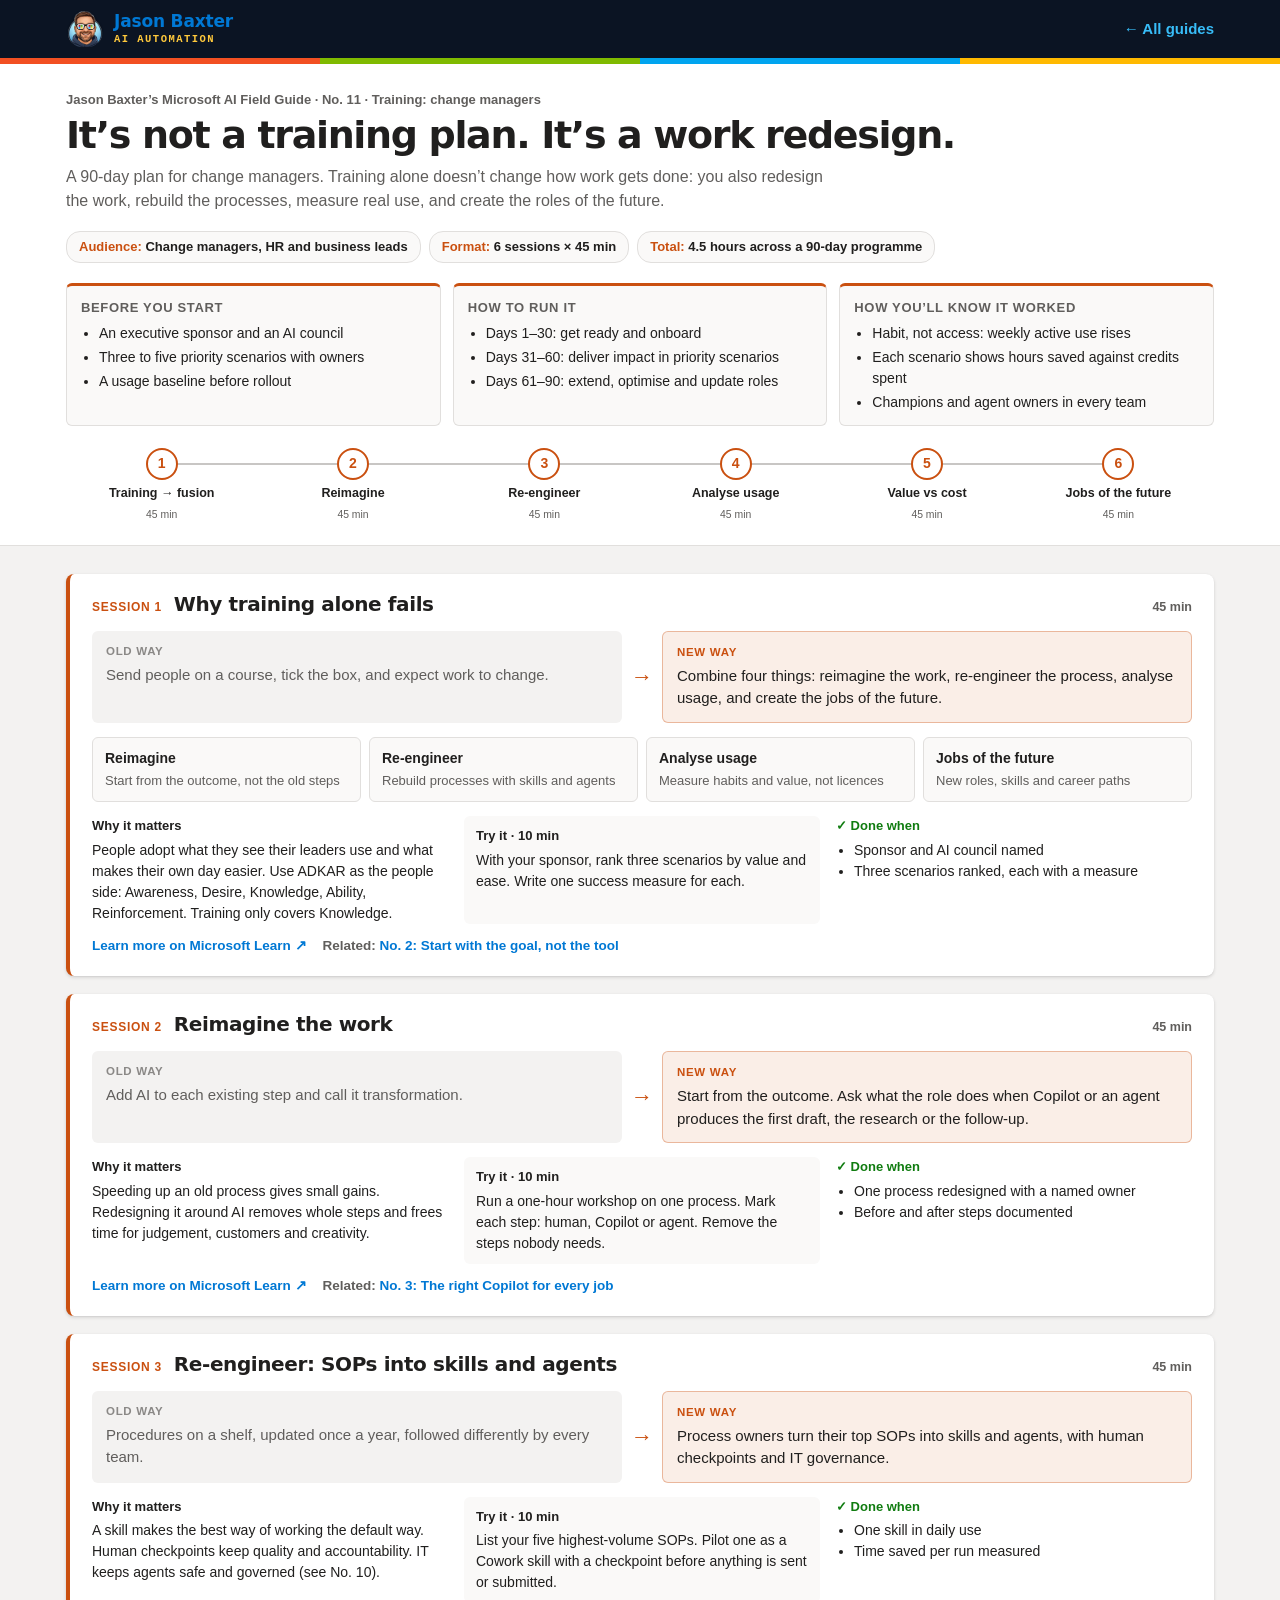
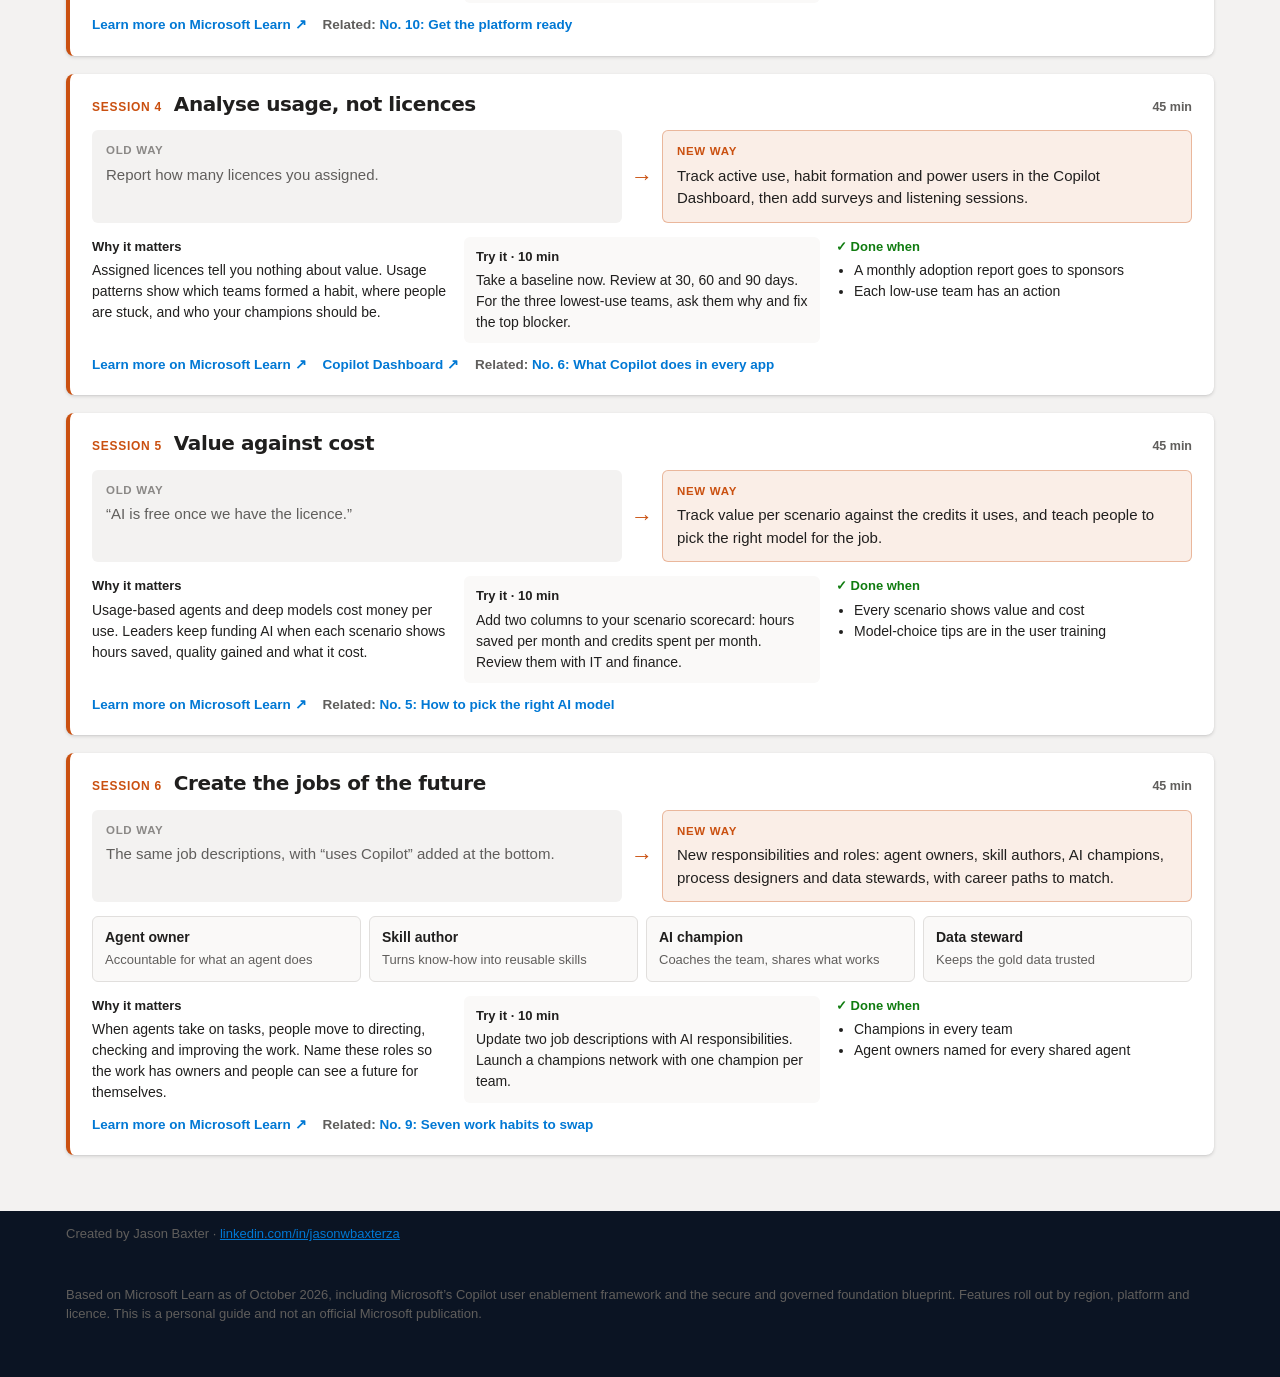
<file: microsoft-training-change-managers.html>
<!DOCTYPE html>
<html lang="en">
<head>
<meta charset="UTF-8">
<meta name="viewport" content="width=device-width, initial-scale=1, viewport-fit=cover">
<meta name="claude:viewport-fit-sides" content="cover">
<title>Change Manager Training | Jason Baxter’s Microsoft AI Field Guide</title>
<link rel="stylesheet" href="css/index.css">
<link rel="stylesheet" href="css/training.css">
<style>body { --gc: #CA5010; --gcd: #F7894A; }</style>
<link rel="icon" type="image/png" href="img/brand/avatar-96.png">
<link rel="apple-touch-icon" href="img/brand/apple-touch-icon.png">
<meta name="theme-color" content="#0B1423">
</head>
<body>
<nav class="topbar band" aria-label="Site">
  <div class="wrap">
    <a class="brand" href="index.html"><img src="img/brand/avatar-96.png" alt="" width="38" height="38"><span><b>Jason Baxter</b><i>AI AUTOMATION</i></span></a>
    <a class="back" href="index.html">&larr; All guides</a>
  </div>
</nav>
<div class="stripe" aria-hidden="true"><span></span><span></span><span></span><span></span></div>
<header><div class="wrap">
  <p class="eyebrow">Jason Baxter’s Microsoft AI Field Guide · No. 11 · Training: change managers</p>
  <h1>It’s not a training plan. It’s a work redesign.</h1>
  <p class="lede">A 90-day plan for change managers. Training alone doesn’t change how work gets done: you also redesign the work, rebuild the processes, measure real use, and create the roles of the future.</p>
  <div class="facts"><span><b>Audience:</b> Change managers, HR and business leads</span><span><b>Format:</b> 6 sessions × 45 min</span><span><b>Total:</b> 4.5 hours across a 90-day programme</span></div>
  <div class="runit"><div><h3>Before you start</h3><ul><li>An executive sponsor and an AI council</li><li>Three to five priority scenarios with owners</li><li>A usage baseline before rollout</li></ul></div><div><h3>How to run it</h3><ul><li>Days 1–30: get ready and onboard</li><li>Days 31–60: deliver impact in priority scenarios</li><li>Days 61–90: extend, optimise and update roles</li></ul></div><div><h3>How you’ll know it worked</h3><ul><li>Habit, not access: weekly active use rises</li><li>Each scenario shows hours saved against credits spent</li><li>Champions and agent owners in every team</li></ul></div></div>
  <nav class="track" style="--n:6" aria-label="Sessions"><a href="#s1"><i>1</i><span class="t">Training → fusion</span><small>45 min</small></a><a href="#s2"><i>2</i><span class="t">Reimagine</span><small>45 min</small></a><a href="#s3"><i>3</i><span class="t">Re-engineer</span><small>45 min</small></a><a href="#s4"><i>4</i><span class="t">Analyse usage</span><small>45 min</small></a><a href="#s5"><i>5</i><span class="t">Value vs cost</span><small>45 min</small></a><a href="#s6"><i>6</i><span class="t">Jobs of the future</span><small>45 min</small></a></nav>
</div></header>
<main><div class="wrap"><div class="sessions"><section class="s" id="s1">
  <div class="s-head"><span class="no">Session 1</span><h2>Why training alone fails</h2><span class="time">45 min</span></div>
  <div class="shift"><div class="from"><div class="k">Old way</div>Send people on a course, tick the box, and expect work to change.</div><div class="arrow" aria-hidden="true">→</div><div class="to"><div class="k">New way</div>Combine four things: reimagine the work, re-engineer the process, analyse usage, and create the jobs of the future.</div></div>
  <div class="viz"><div class="box"><b>Reimagine</b><span>Start from the outcome, not the old steps</span></div><div class="box"><b>Re-engineer</b><span>Rebuild processes with skills and agents</span></div><div class="box"><b>Analyse usage</b><span>Measure habits and value, not licences</span></div><div class="box"><b>Jobs of the future</b><span>New roles, skills and career paths</span></div></div>
  <div class="cols">
    <div><h3>Why it matters</h3><p>People adopt what they see their leaders use and what makes their own day easier. Use ADKAR as the people side: Awareness, Desire, Knowledge, Ability, Reinforcement. Training only covers Knowledge.</p></div>
    <div class="try"><h3>Try it · 10 min</h3><p>With your sponsor, rank three scenarios by value and ease. Write one success measure for each.</p></div>
    <div class="done"><h3>✓ Done when</h3><ul><li>Sponsor and AI council named</li><li>Three scenarios ranked, each with a measure</li></ul></div>
  </div>
  <div class="links"><a href="https://learn.microsoft.com/training/paths/explore-how-drive-adoption-microsoft-copilot-m365/" target="_blank" rel="noopener">Learn more on Microsoft Learn ↗</a><span class="rel">Related: <a href="microsoft-ai-business-guide.html">No. 2: Start with the goal, not the tool</a></span></div>
</section><section class="s" id="s2">
  <div class="s-head"><span class="no">Session 2</span><h2>Reimagine the work</h2><span class="time">45 min</span></div>
  <div class="shift"><div class="from"><div class="k">Old way</div>Add AI to each existing step and call it transformation.</div><div class="arrow" aria-hidden="true">→</div><div class="to"><div class="k">New way</div>Start from the outcome. Ask what the role does when Copilot or an agent produces the first draft, the research or the follow-up.</div></div>
  
  <div class="cols">
    <div><h3>Why it matters</h3><p>Speeding up an old process gives small gains. Redesigning it around AI removes whole steps and frees time for judgement, customers and creativity.</p></div>
    <div class="try"><h3>Try it · 10 min</h3><p>Run a one-hour workshop on one process. Mark each step: human, Copilot or agent. Remove the steps nobody needs.</p></div>
    <div class="done"><h3>✓ Done when</h3><ul><li>One process redesigned with a named owner</li><li>Before and after steps documented</li></ul></div>
  </div>
  <div class="links"><a href="https://learn.microsoft.com/training/modules/phase-one-envision/" target="_blank" rel="noopener">Learn more on Microsoft Learn ↗</a><span class="rel">Related: <a href="microsoft-copilot-premium-guide.html">No. 3: The right Copilot for every job</a></span></div>
</section><section class="s" id="s3">
  <div class="s-head"><span class="no">Session 3</span><h2>Re-engineer: SOPs into skills and agents</h2><span class="time">45 min</span></div>
  <div class="shift"><div class="from"><div class="k">Old way</div>Procedures on a shelf, updated once a year, followed differently by every team.</div><div class="arrow" aria-hidden="true">→</div><div class="to"><div class="k">New way</div>Process owners turn their top SOPs into skills and agents, with human checkpoints and IT governance.</div></div>
  
  <div class="cols">
    <div><h3>Why it matters</h3><p>A skill makes the best way of working the default way. Human checkpoints keep quality and accountability. IT keeps agents safe and governed (see No. 10).</p></div>
    <div class="try"><h3>Try it · 10 min</h3><p>List your five highest-volume SOPs. Pilot one as a Cowork skill with a checkpoint before anything is sent or submitted.</p></div>
    <div class="done"><h3>✓ Done when</h3><ul><li>One skill in daily use</li><li>Time saved per run measured</li></ul></div>
  </div>
  <div class="links"><a href="https://learn.microsoft.com/microsoft-365/copilot/cowork/use-cowork#cowork-skills" target="_blank" rel="noopener">Learn more on Microsoft Learn ↗</a><span class="rel">Related: <a href="microsoft-training-it-admins.html">No. 10: Get the platform ready</a></span></div>
</section><section class="s" id="s4">
  <div class="s-head"><span class="no">Session 4</span><h2>Analyse usage, not licences</h2><span class="time">45 min</span></div>
  <div class="shift"><div class="from"><div class="k">Old way</div>Report how many licences you assigned.</div><div class="arrow" aria-hidden="true">→</div><div class="to"><div class="k">New way</div>Track active use, habit formation and power users in the Copilot Dashboard, then add surveys and listening sessions.</div></div>
  
  <div class="cols">
    <div><h3>Why it matters</h3><p>Assigned licences tell you nothing about value. Usage patterns show which teams formed a habit, where people are stuck, and who your champions should be.</p></div>
    <div class="try"><h3>Try it · 10 min</h3><p>Take a baseline now. Review at 30, 60 and 90 days. For the three lowest-use teams, ask them why and fix the top blocker.</p></div>
    <div class="done"><h3>✓ Done when</h3><ul><li>A monthly adoption report goes to sponsors</li><li>Each low-use team has an action</li></ul></div>
  </div>
  <div class="links"><a href="https://learn.microsoft.com/training/modules/phase-three-drive-value/" target="_blank" rel="noopener">Learn more on Microsoft Learn ↗</a><a href="https://learn.microsoft.com/viva/insights/org-team-insights/copilot-dashboard" target="_blank" rel="noopener">Copilot Dashboard ↗</a><span class="rel">Related: <a href="microsoft-copilot-in-the-apps.html">No. 6: What Copilot does in every app</a></span></div>
</section><section class="s" id="s5">
  <div class="s-head"><span class="no">Session 5</span><h2>Value against cost</h2><span class="time">45 min</span></div>
  <div class="shift"><div class="from"><div class="k">Old way</div>“AI is free once we have the licence.”</div><div class="arrow" aria-hidden="true">→</div><div class="to"><div class="k">New way</div>Track value per scenario against the credits it uses, and teach people to pick the right model for the job.</div></div>
  
  <div class="cols">
    <div><h3>Why it matters</h3><p>Usage-based agents and deep models cost money per use. Leaders keep funding AI when each scenario shows hours saved, quality gained and what it cost.</p></div>
    <div class="try"><h3>Try it · 10 min</h3><p>Add two columns to your scenario scorecard: hours saved per month and credits spent per month. Review them with IT and finance.</p></div>
    <div class="done"><h3>✓ Done when</h3><ul><li>Every scenario shows value and cost</li><li>Model-choice tips are in the user training</li></ul></div>
  </div>
  <div class="links"><a href="https://learn.microsoft.com/microsoft-365/copilot/usage-based-billing-overview-copilot-credits" target="_blank" rel="noopener">Learn more on Microsoft Learn ↗</a><span class="rel">Related: <a href="microsoft-copilot-model-guide.html">No. 5: How to pick the right AI model</a></span></div>
</section><section class="s" id="s6">
  <div class="s-head"><span class="no">Session 6</span><h2>Create the jobs of the future</h2><span class="time">45 min</span></div>
  <div class="shift"><div class="from"><div class="k">Old way</div>The same job descriptions, with “uses Copilot” added at the bottom.</div><div class="arrow" aria-hidden="true">→</div><div class="to"><div class="k">New way</div>New responsibilities and roles: agent owners, skill authors, AI champions, process designers and data stewards, with career paths to match.</div></div>
  <div class="viz"><div class="box"><b>Agent owner</b><span>Accountable for what an agent does</span></div><div class="box"><b>Skill author</b><span>Turns know-how into reusable skills</span></div><div class="box"><b>AI champion</b><span>Coaches the team, shares what works</span></div><div class="box"><b>Data steward</b><span>Keeps the gold data trusted</span></div></div>
  <div class="cols">
    <div><h3>Why it matters</h3><p>When agents take on tasks, people move to directing, checking and improving the work. Name these roles so the work has owners and people can see a future for themselves.</p></div>
    <div class="try"><h3>Try it · 10 min</h3><p>Update two job descriptions with AI responsibilities. Launch a champions network with one champion per team.</p></div>
    <div class="done"><h3>✓ Done when</h3><ul><li>Champions in every team</li><li>Agent owners named for every shared agent</li></ul></div>
  </div>
  <div class="links"><a href="https://learn.microsoft.com/training/modules/phase-two-onboard/" target="_blank" rel="noopener">Learn more on Microsoft Learn ↗</a><span class="rel">Related: <a href="microsoft-training-business-users.html">No. 9: Seven work habits to swap</a></span></div>
</section></div></div></main>
<footer><div class="wrap">
  <p>Created by Jason Baxter · <a href="https://www.linkedin.com/in/jasonwbaxterza" target="_blank" rel="noopener">linkedin.com/in/jasonwbaxterza</a></p>
  <p class="src">Based on Microsoft Learn as of October 2026, including Microsoft’s Copilot user enablement framework and the secure and governed foundation blueprint. Features roll out by region, platform and licence. This is a personal guide and not an official Microsoft publication.</p>
</div></footer>
</body>
</html>
</file>
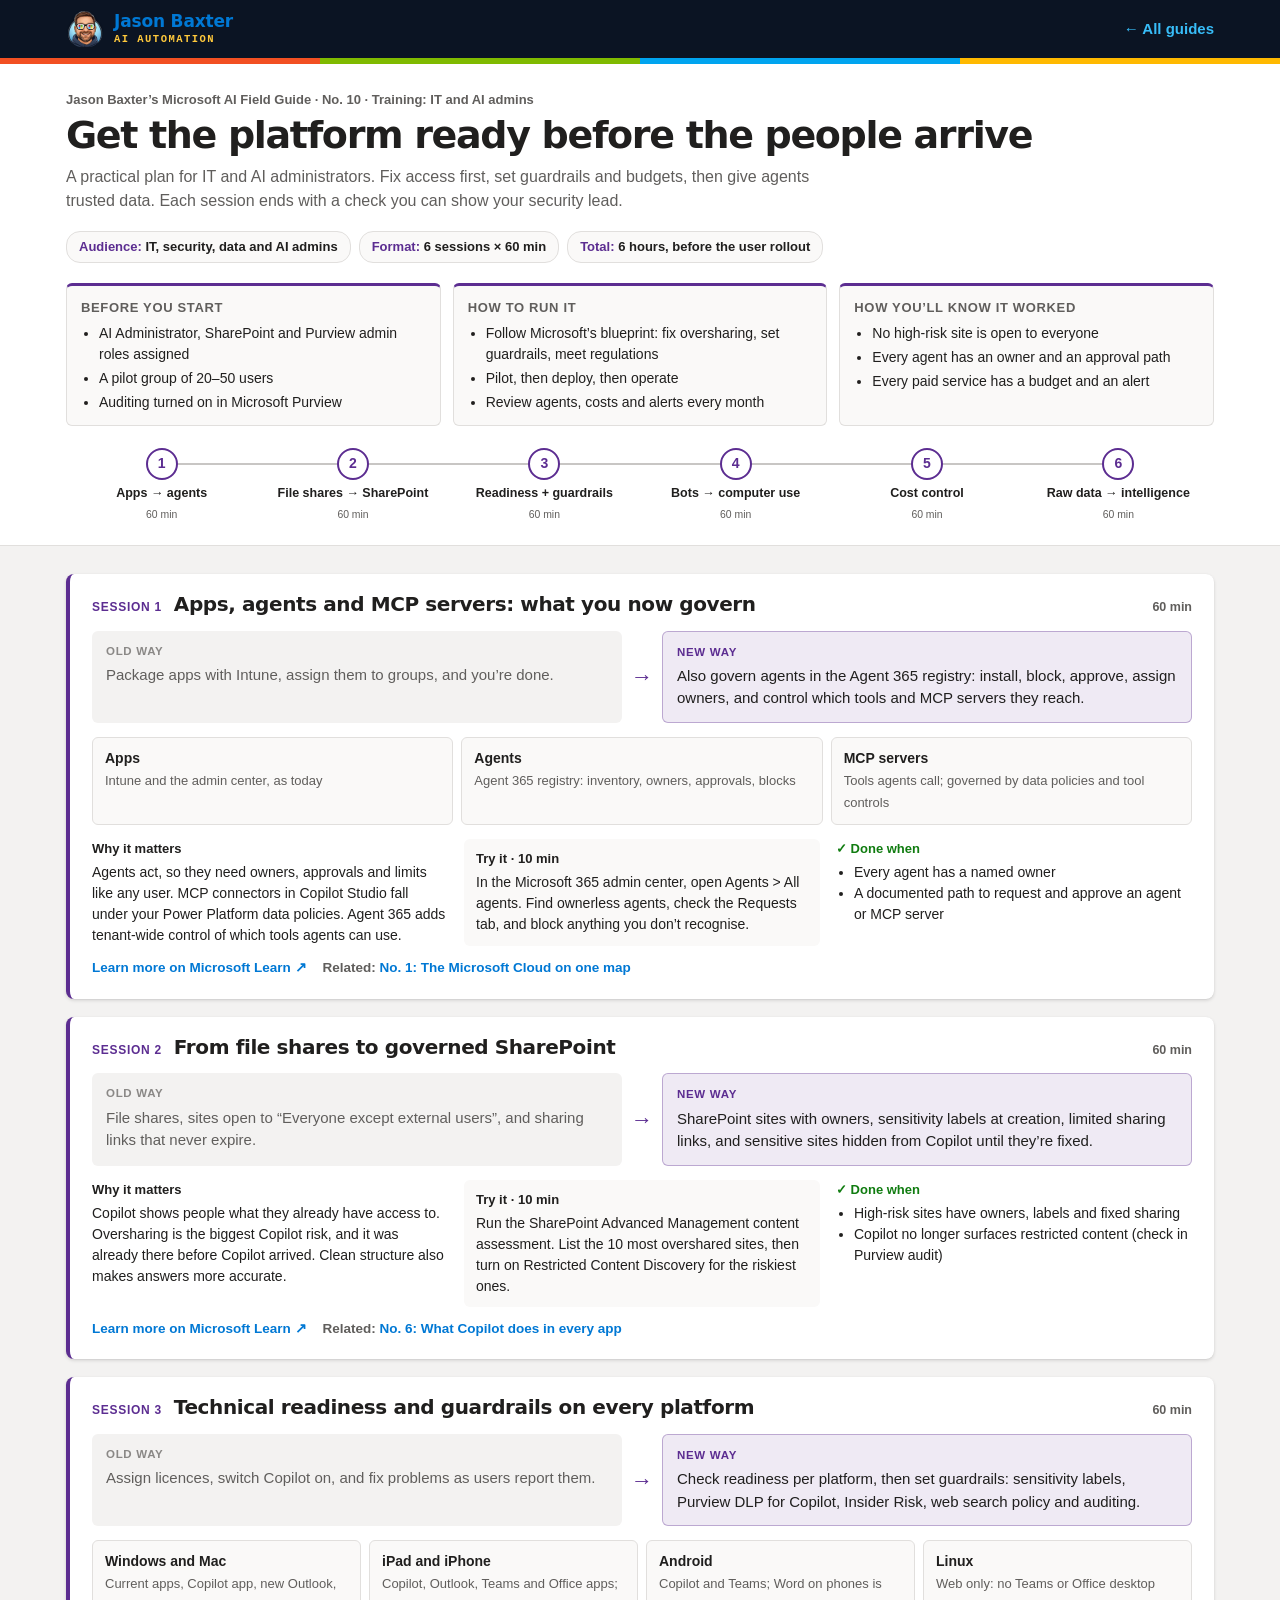
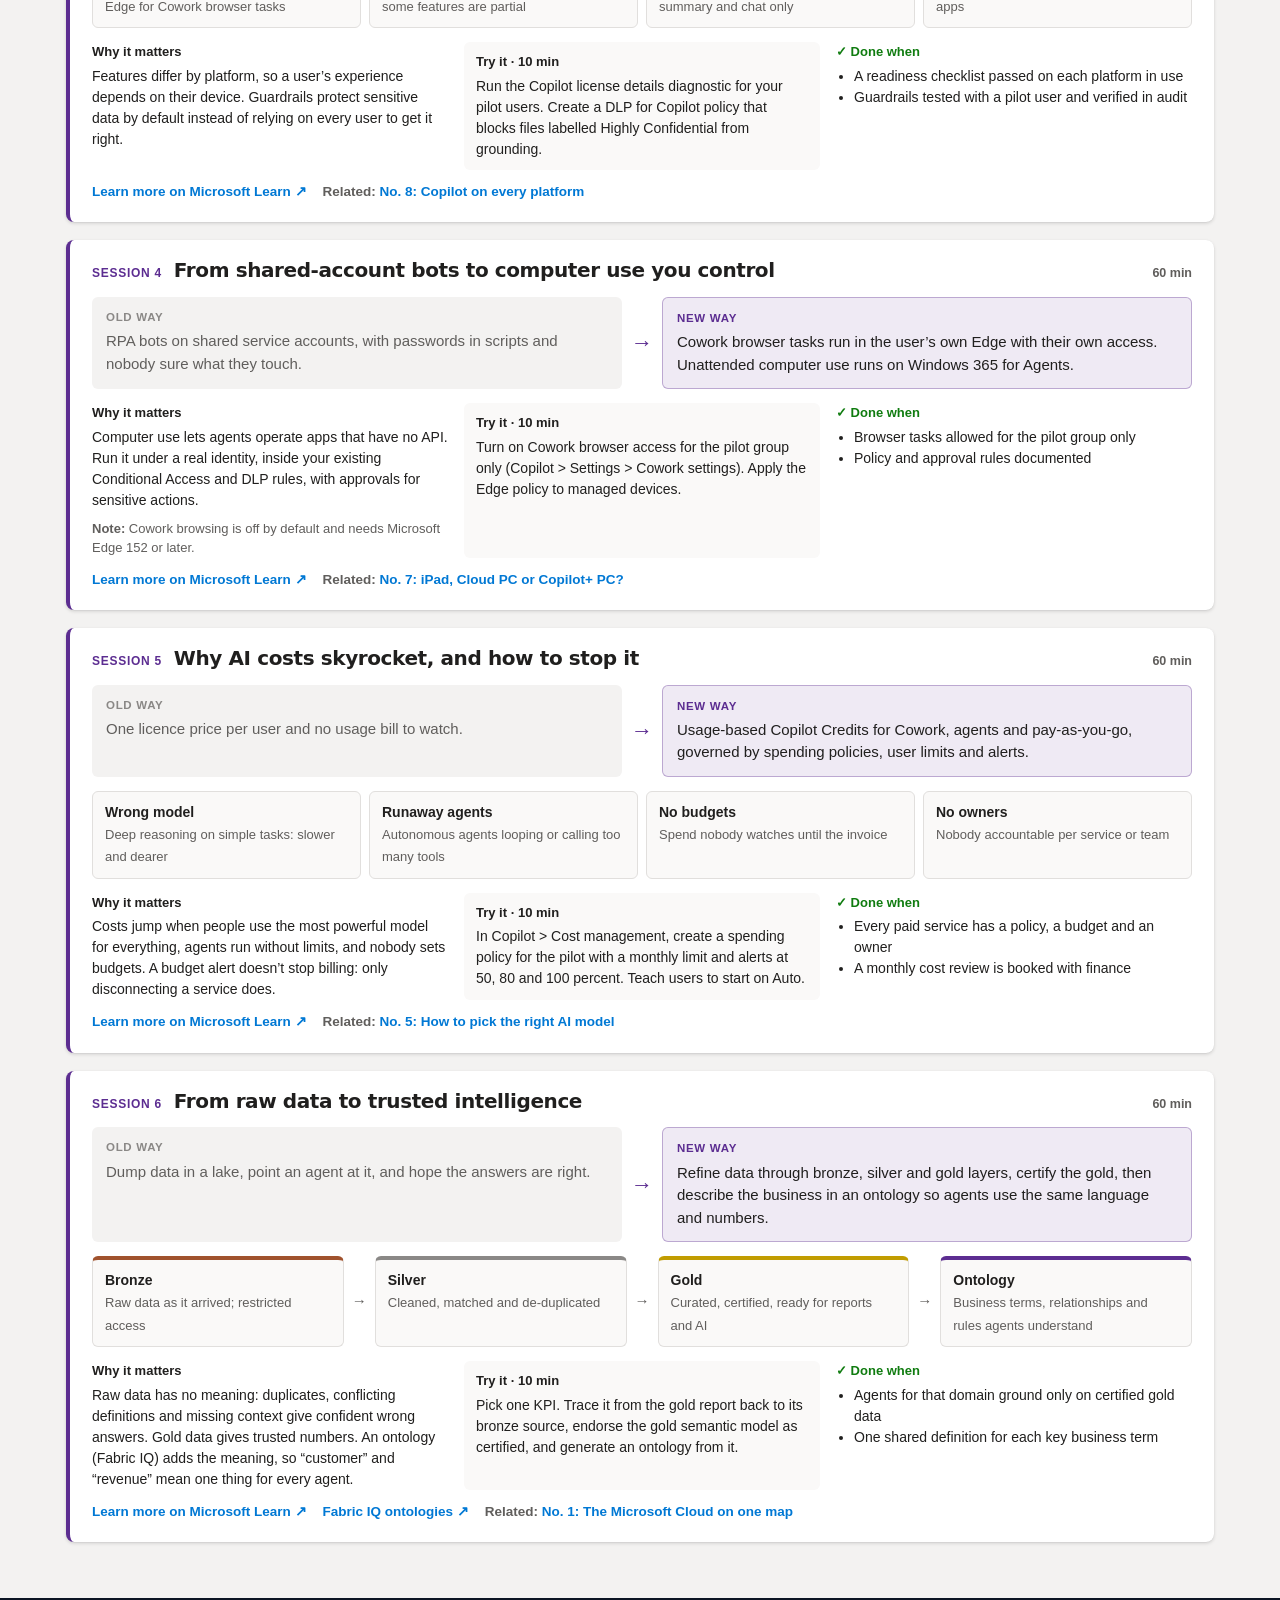
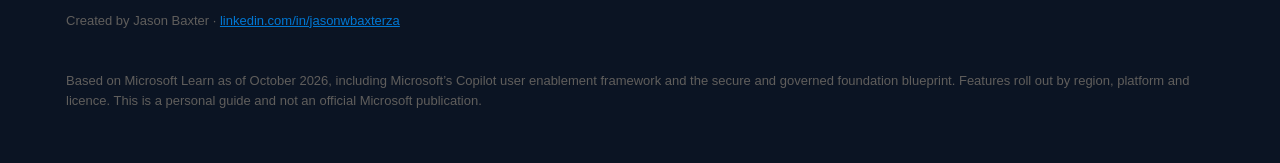
<file: microsoft-training-it-admins.html>
<!DOCTYPE html>
<html lang="en">
<head>
<meta charset="UTF-8">
<meta name="viewport" content="width=device-width, initial-scale=1, viewport-fit=cover">
<meta name="claude:viewport-fit-sides" content="cover">
<title>IT Admin Training | Jason Baxter’s Microsoft AI Field Guide</title>
<link rel="stylesheet" href="css/index.css">
<link rel="stylesheet" href="css/training.css">
<style>body { --gc: #5C2D91; --gcd: #B696E8; }</style>
<link rel="icon" type="image/png" href="img/brand/avatar-96.png">
<link rel="apple-touch-icon" href="img/brand/apple-touch-icon.png">
<meta name="theme-color" content="#0B1423">
</head>
<body>
<nav class="topbar band" aria-label="Site">
  <div class="wrap">
    <a class="brand" href="index.html"><img src="img/brand/avatar-96.png" alt="" width="38" height="38"><span><b>Jason Baxter</b><i>AI AUTOMATION</i></span></a>
    <a class="back" href="index.html">&larr; All guides</a>
  </div>
</nav>
<div class="stripe" aria-hidden="true"><span></span><span></span><span></span><span></span></div>
<header><div class="wrap">
  <p class="eyebrow">Jason Baxter’s Microsoft AI Field Guide · No. 10 · Training: IT and AI admins</p>
  <h1>Get the platform ready before the people arrive</h1>
  <p class="lede">A practical plan for IT and AI administrators. Fix access first, set guardrails and budgets, then give agents trusted data. Each session ends with a check you can show your security lead.</p>
  <div class="facts"><span><b>Audience:</b> IT, security, data and AI admins</span><span><b>Format:</b> 6 sessions × 60 min</span><span><b>Total:</b> 6 hours, before the user rollout</span></div>
  <div class="runit"><div><h3>Before you start</h3><ul><li>AI Administrator, SharePoint and Purview admin roles assigned</li><li>A pilot group of 20–50 users</li><li>Auditing turned on in Microsoft Purview</li></ul></div><div><h3>How to run it</h3><ul><li>Follow Microsoft’s blueprint: fix oversharing, set guardrails, meet regulations</li><li>Pilot, then deploy, then operate</li><li>Review agents, costs and alerts every month</li></ul></div><div><h3>How you’ll know it worked</h3><ul><li>No high-risk site is open to everyone</li><li>Every agent has an owner and an approval path</li><li>Every paid service has a budget and an alert</li></ul></div></div>
  <nav class="track" style="--n:6" aria-label="Sessions"><a href="#s1"><i>1</i><span class="t">Apps → agents</span><small>60 min</small></a><a href="#s2"><i>2</i><span class="t">File shares → SharePoint</span><small>60 min</small></a><a href="#s3"><i>3</i><span class="t">Readiness + guardrails</span><small>60 min</small></a><a href="#s4"><i>4</i><span class="t">Bots → computer use</span><small>60 min</small></a><a href="#s5"><i>5</i><span class="t">Cost control</span><small>60 min</small></a><a href="#s6"><i>6</i><span class="t">Raw data → intelligence</span><small>60 min</small></a></nav>
</div></header>
<main><div class="wrap"><div class="sessions"><section class="s" id="s1">
  <div class="s-head"><span class="no">Session 1</span><h2>Apps, agents and MCP servers: what you now govern</h2><span class="time">60 min</span></div>
  <div class="shift"><div class="from"><div class="k">Old way</div>Package apps with Intune, assign them to groups, and you’re done.</div><div class="arrow" aria-hidden="true">→</div><div class="to"><div class="k">New way</div>Also govern agents in the Agent 365 registry: install, block, approve, assign owners, and control which tools and MCP servers they reach.</div></div>
  <div class="viz"><div class="box"><b>Apps</b><span>Intune and the admin center, as today</span></div><div class="box"><b>Agents</b><span>Agent 365 registry: inventory, owners, approvals, blocks</span></div><div class="box"><b>MCP servers</b><span>Tools agents call; governed by data policies and tool controls</span></div></div>
  <div class="cols">
    <div><h3>Why it matters</h3><p>Agents act, so they need owners, approvals and limits like any user. MCP connectors in Copilot Studio fall under your Power Platform data policies. Agent 365 adds tenant-wide control of which tools agents can use.</p></div>
    <div class="try"><h3>Try it · 10 min</h3><p>In the Microsoft 365 admin center, open Agents &gt; All agents. Find ownerless agents, check the Requests tab, and block anything you don’t recognise.</p></div>
    <div class="done"><h3>✓ Done when</h3><ul><li>Every agent has a named owner</li><li>A documented path to request and approve an agent or MCP server</li></ul></div>
  </div>
  <div class="links"><a href="https://learn.microsoft.com/microsoft-365/admin/manage/agent-actions" target="_blank" rel="noopener">Learn more on Microsoft Learn ↗</a><span class="rel">Related: <a href="microsoft-tech-family-tree.html">No. 1: The Microsoft Cloud on one map</a></span></div>
</section><section class="s" id="s2">
  <div class="s-head"><span class="no">Session 2</span><h2>From file shares to governed SharePoint</h2><span class="time">60 min</span></div>
  <div class="shift"><div class="from"><div class="k">Old way</div>File shares, sites open to “Everyone except external users”, and sharing links that never expire.</div><div class="arrow" aria-hidden="true">→</div><div class="to"><div class="k">New way</div>SharePoint sites with owners, sensitivity labels at creation, limited sharing links, and sensitive sites hidden from Copilot until they’re fixed.</div></div>
  
  <div class="cols">
    <div><h3>Why it matters</h3><p>Copilot shows people what they already have access to. Oversharing is the biggest Copilot risk, and it was already there before Copilot arrived. Clean structure also makes answers more accurate.</p></div>
    <div class="try"><h3>Try it · 10 min</h3><p>Run the SharePoint Advanced Management content assessment. List the 10 most overshared sites, then turn on Restricted Content Discovery for the riskiest ones.</p></div>
    <div class="done"><h3>✓ Done when</h3><ul><li>High-risk sites have owners, labels and fixed sharing</li><li>Copilot no longer surfaces restricted content (check in Purview audit)</li></ul></div>
  </div>
  <div class="links"><a href="https://learn.microsoft.com/microsoft-365/copilot/configure-secure-governed-data-foundation-microsoft-365-copilot" target="_blank" rel="noopener">Learn more on Microsoft Learn ↗</a><span class="rel">Related: <a href="microsoft-copilot-in-the-apps.html">No. 6: What Copilot does in every app</a></span></div>
</section><section class="s" id="s3">
  <div class="s-head"><span class="no">Session 3</span><h2>Technical readiness and guardrails on every platform</h2><span class="time">60 min</span></div>
  <div class="shift"><div class="from"><div class="k">Old way</div>Assign licences, switch Copilot on, and fix problems as users report them.</div><div class="arrow" aria-hidden="true">→</div><div class="to"><div class="k">New way</div>Check readiness per platform, then set guardrails: sensitivity labels, Purview DLP for Copilot, Insider Risk, web search policy and auditing.</div></div>
  <div class="viz"><div class="box"><b>Windows and Mac</b><span>Current apps, Copilot app, new Outlook, Edge for Cowork browser tasks</span></div><div class="box"><b>iPad and iPhone</b><span>Copilot, Outlook, Teams and Office apps; some features are partial</span></div><div class="box"><b>Android</b><span>Copilot and Teams; Word on phones is summary and chat only</span></div><div class="box"><b>Linux</b><span>Web only: no Teams or Office desktop apps</span></div></div>
  <div class="cols">
    <div><h3>Why it matters</h3><p>Features differ by platform, so a user’s experience depends on their device. Guardrails protect sensitive data by default instead of relying on every user to get it right.</p></div>
    <div class="try"><h3>Try it · 10 min</h3><p>Run the Copilot license details diagnostic for your pilot users. Create a DLP for Copilot policy that blocks files labelled Highly Confidential from grounding.</p></div>
    <div class="done"><h3>✓ Done when</h3><ul><li>A readiness checklist passed on each platform in use</li><li>Guardrails tested with a pilot user and verified in audit</li></ul></div>
  </div>
  <div class="links"><a href="https://learn.microsoft.com/microsoft-365/copilot/secure-govern-copilot-foundational-deployment-guidance" target="_blank" rel="noopener">Learn more on Microsoft Learn ↗</a><span class="rel">Related: <a href="microsoft-devices-ai-guide.html#platforms">No. 8: Copilot on every platform</a></span></div>
</section><section class="s" id="s4">
  <div class="s-head"><span class="no">Session 4</span><h2>From shared-account bots to computer use you control</h2><span class="time">60 min</span></div>
  <div class="shift"><div class="from"><div class="k">Old way</div>RPA bots on shared service accounts, with passwords in scripts and nobody sure what they touch.</div><div class="arrow" aria-hidden="true">→</div><div class="to"><div class="k">New way</div>Cowork browser tasks run in the user’s own Edge with their own access. Unattended computer use runs on Windows 365 for Agents.</div></div>
  
  <div class="cols">
    <div><h3>Why it matters</h3><p>Computer use lets agents operate apps that have no API. Run it under a real identity, inside your existing Conditional Access and DLP rules, with approvals for sensitive actions.</p><p style="margin:8px 0 0;font-size:13px;color:var(--muted)"><b>Note:</b> Cowork browsing is off by default and needs Microsoft Edge 152 or later.</p></div>
    <div class="try"><h3>Try it · 10 min</h3><p>Turn on Cowork browser access for the pilot group only (Copilot &gt; Settings &gt; Cowork settings). Apply the Edge policy to managed devices.</p></div>
    <div class="done"><h3>✓ Done when</h3><ul><li>Browser tasks allowed for the pilot group only</li><li>Policy and approval rules documented</li></ul></div>
  </div>
  <div class="links"><a href="https://learn.microsoft.com/microsoft-365/copilot/cowork/cowork-local-browser" target="_blank" rel="noopener">Learn more on Microsoft Learn ↗</a><span class="rel">Related: <a href="microsoft-devices-ai-guide.html">No. 7: iPad, Cloud PC or Copilot+ PC?</a></span></div>
</section><section class="s" id="s5">
  <div class="s-head"><span class="no">Session 5</span><h2>Why AI costs skyrocket, and how to stop it</h2><span class="time">60 min</span></div>
  <div class="shift"><div class="from"><div class="k">Old way</div>One licence price per user and no usage bill to watch.</div><div class="arrow" aria-hidden="true">→</div><div class="to"><div class="k">New way</div>Usage-based Copilot Credits for Cowork, agents and pay-as-you-go, governed by spending policies, user limits and alerts.</div></div>
  <div class="viz"><div class="box"><b>Wrong model</b><span>Deep reasoning on simple tasks: slower and dearer</span></div><div class="box"><b>Runaway agents</b><span>Autonomous agents looping or calling too many tools</span></div><div class="box"><b>No budgets</b><span>Spend nobody watches until the invoice</span></div><div class="box"><b>No owners</b><span>Nobody accountable per service or team</span></div></div>
  <div class="cols">
    <div><h3>Why it matters</h3><p>Costs jump when people use the most powerful model for everything, agents run without limits, and nobody sets budgets. A budget alert doesn’t stop billing: only disconnecting a service does.</p></div>
    <div class="try"><h3>Try it · 10 min</h3><p>In Copilot &gt; Cost management, create a spending policy for the pilot with a monthly limit and alerts at 50, 80 and 100 percent. Teach users to start on Auto.</p></div>
    <div class="done"><h3>✓ Done when</h3><ul><li>Every paid service has a policy, a budget and an owner</li><li>A monthly cost review is booked with finance</li></ul></div>
  </div>
  <div class="links"><a href="https://learn.microsoft.com/microsoft-365/copilot/usage-based-billing-overview-copilot-credits" target="_blank" rel="noopener">Learn more on Microsoft Learn ↗</a><span class="rel">Related: <a href="microsoft-copilot-model-guide.html">No. 5: How to pick the right AI model</a></span></div>
</section><section class="s" id="s6">
  <div class="s-head"><span class="no">Session 6</span><h2>From raw data to trusted intelligence</h2><span class="time">60 min</span></div>
  <div class="shift"><div class="from"><div class="k">Old way</div>Dump data in a lake, point an agent at it, and hope the answers are right.</div><div class="arrow" aria-hidden="true">→</div><div class="to"><div class="k">New way</div>Refine data through bronze, silver and gold layers, certify the gold, then describe the business in an ontology so agents use the same language and numbers.</div></div>
  <div class="viz"><div class="box tier" style="--tc:#A0522D"><b>Bronze</b><span>Raw data as it arrived; restricted access</span></div><span class="sep" aria-hidden="true">→</span><div class="box tier" style="--tc:#8A8886"><b>Silver</b><span>Cleaned, matched and de-duplicated</span></div><span class="sep" aria-hidden="true">→</span><div class="box tier" style="--tc:#C19C00"><b>Gold</b><span>Curated, certified, ready for reports and AI</span></div><span class="sep" aria-hidden="true">→</span><div class="box tier" style="--tc:#5C2D91"><b>Ontology</b><span>Business terms, relationships and rules agents understand</span></div></div>
  <div class="cols">
    <div><h3>Why it matters</h3><p>Raw data has no meaning: duplicates, conflicting definitions and missing context give confident wrong answers. Gold data gives trusted numbers. An ontology (Fabric IQ) adds the meaning, so “customer” and “revenue” mean one thing for every agent.</p></div>
    <div class="try"><h3>Try it · 10 min</h3><p>Pick one KPI. Trace it from the gold report back to its bronze source, endorse the gold semantic model as certified, and generate an ontology from it.</p></div>
    <div class="done"><h3>✓ Done when</h3><ul><li>Agents for that domain ground only on certified gold data</li><li>One shared definition for each key business term</li></ul></div>
  </div>
  <div class="links"><a href="https://learn.microsoft.com/fabric/onelake/onelake-medallion-lakehouse-architecture" target="_blank" rel="noopener">Learn more on Microsoft Learn ↗</a><a href="https://learn.microsoft.com/fabric/iq/overview" target="_blank" rel="noopener">Fabric IQ ontologies ↗</a><span class="rel">Related: <a href="microsoft-tech-family-tree.html">No. 1: The Microsoft Cloud on one map</a></span></div>
</section></div></div></main>
<footer><div class="wrap">
  <p>Created by Jason Baxter · <a href="https://www.linkedin.com/in/jasonwbaxterza" target="_blank" rel="noopener">linkedin.com/in/jasonwbaxterza</a></p>
  <p class="src">Based on Microsoft Learn as of October 2026, including Microsoft’s Copilot user enablement framework and the secure and governed foundation blueprint. Features roll out by region, platform and licence. This is a personal guide and not an official Microsoft publication.</p>
</div></footer>
</body>
</html>
</file>
<file: css/index.css>
/* Layout: a field-guide shelf. Hero = title + fanned deck of real guide covers; then a role chooser that lights up guides; then the numbered volume grid on a family-tree trunk. */
:root {
  --navy: #0B1423; --cyan: #38BDF8; --yellow: #FFC93C; --on-dark: #EEF3F9; --on-dark-muted: #B4C1D2;
  --band-fade: url(img/brand/band-fade.webp);
  --bg: #F3F5F8; --surface: #FFFFFF; --ink: #15191E; --muted: #58626E; --line: #DCE1E7; --soft: #E9EDF2;
  --accent: #0A73B8; --accent-ink: #FFFFFF;
  --c1: #F25022; --c2: #7FBA00; --c3: #00A4EF; --c4: #FFB900;
  --shadow: 0 1px 2px rgba(15,25,40,.06), 0 8px 24px rgba(15,25,40,.08);
  --shadow-lift: 0 2px 4px rgba(15,25,40,.08), 0 24px 48px rgba(15,25,40,.18);
  --display: "Bricolage Grotesque", "Segoe UI Variable Display", "Segoe UI", system-ui, sans-serif;
  --body: "Segoe UI Variable Text", "Segoe UI", system-ui, -apple-system, Roboto, "Helvetica Neue", Arial, sans-serif;
  --mono: "JetBrains Mono", ui-monospace, "Cascadia Mono", Consolas, monospace;
}
@media (prefers-color-scheme: dark) {
  :root:not([data-theme="light"]) {
    --bg: #0D1015; --surface: #161A21; --ink: #ECEFF3; --muted: #9BA5B1; --line: #29303A; --soft: #1D232B;
    --accent: #38BDF8; --accent-ink: #06121F;
    --band-fade: linear-gradient(to bottom, var(--bg), #232731 32% 68%, var(--bg));
    --shadow: 0 1px 2px rgba(0,0,0,.4), 0 8px 24px rgba(0,0,0,.35);
    --shadow-lift: 0 2px 4px rgba(0,0,0,.5), 0 24px 48px rgba(0,0,0,.6);
    color-scheme: dark;
  }
}
:root[data-theme="dark"] {
  --band-fade: linear-gradient(to bottom, var(--bg), #232731 32% 68%, var(--bg));
  --bg: #0D1015; --surface: #161A21; --ink: #ECEFF3; --muted: #9BA5B1; --line: #29303A; --soft: #1D232B;
  --accent: #38BDF8; --accent-ink: #06121F;
  --shadow: 0 1px 2px rgba(0,0,0,.4), 0 8px 24px rgba(0,0,0,.35);
  --shadow-lift: 0 2px 4px rgba(0,0,0,.5), 0 24px 48px rgba(0,0,0,.6);
  color-scheme: dark;
}
* { box-sizing: border-box; }
html, body { margin: 0; }
img { max-width: 100%; }
body { background: var(--bg); color: var(--ink); font: 16px/1.55 var(--body); -webkit-font-smoothing: antialiased; }
a { color: inherit; }
:focus-visible { outline: 2px solid var(--accent); outline-offset: 3px; border-radius: 4px; }
.stripe { display: grid; grid-template-columns: repeat(4, 1fr); height: 6px; }
.stripe i:nth-child(1) { background: var(--c1); } .stripe i:nth-child(2) { background: var(--c2); }
.stripe i:nth-child(3) { background: var(--c3); } .stripe i:nth-child(4) { background: var(--c4); }
.stripe span:nth-child(1) { background: var(--c1); } .stripe span:nth-child(2) { background: var(--c2); } .stripe span:nth-child(3) { background: var(--c3); } .stripe span:nth-child(4) { background: var(--c4); }
.band { padding-left: max(16px, env(safe-area-inset-left, 0px)); padding-right: max(16px, env(safe-area-inset-right, 0px)); }
.wrap { max-width: 1240px; margin: 0 auto; }
.mono { font-family: var(--mono); }

/* ---------- Hero ---------- */
/* ---------- Brand bar ---------- */
.topbar { background: var(--navy); color: var(--on-dark); position: relative; z-index: 3; }
.topbar .wrap { display: flex; align-items: center; justify-content: space-between; gap: 16px; padding-block: 10px; flex-wrap: wrap; }
.brand { display: flex; align-items: center; gap: 10px; text-decoration: none; }
.brand img { width: 38px; height: 38px; border-radius: 50%; object-fit: cover; }
.brand b { display: block; font: 800 17px/1 var(--display); letter-spacing: -.01em; }
.brand i { display: block; font: 700 10.5px/1.2 var(--mono); letter-spacing: .14em; color: var(--yellow); font-style: normal; margin-top: 3px; }
.navlinks { display: flex; gap: 4px 18px; flex-wrap: wrap; font-weight: 600; font-size: 14.5px; }
.navlinks a { text-decoration: none; color: var(--on-dark-muted); padding: 6px 0; border-bottom: 2px solid transparent; }
.navlinks a:hover { color: var(--on-dark); border-bottom-color: var(--cyan); }

/* ---------- Sub-page back link in the brand bar ---------- */
.topbar .back { color: var(--cyan); font-weight: 600; text-decoration: none; margin-left: auto; white-space: nowrap; }
.topbar .back:hover { text-decoration: underline; }
.hero { padding-block: 48px 56px; overflow: hidden; color: var(--on-dark);
  background: linear-gradient(to bottom, rgba(5,8,15,0) 70%, rgba(5,8,15,.65)), url(img/brand/hero-network.webp) center / cover no-repeat, var(--navy); }
.hero .kicker { color: var(--on-dark-muted); }
.hero .standfirst { color: var(--on-dark-muted); }
.hero .standfirst b { color: var(--on-dark); }
.hero h1 .owner { color: var(--cyan) !important; }
.hero .stats { border-top-color: rgba(255,255,255,.16); }
.hero .stat span { color: var(--on-dark-muted); }
.hero .btn.ghost { color: var(--on-dark); border-color: rgba(255,255,255,.28); }
.hero .btn.ghost:hover { border-color: var(--cyan); color: var(--cyan); }
.hero .btn.primary { background: var(--cyan); color: #06121F; }
.hero-id { display: flex; gap: 22px; align-items: center; }
.hero-id .logo { width: clamp(120px, 14vw, 190px); height: auto; flex: none; filter: drop-shadow(0 16px 30px rgba(0,0,0,.45)); }
/* Search pill, built from the brand's play button and bar */
.find { display: flex; align-items: center; gap: 0; margin-top: 26px; max-width: 560px; }
.find button { flex: none; width: 58px; height: 58px; border-radius: 50%; border: 0; background: var(--cyan); cursor: pointer; display: grid; place-items: center;
  box-shadow: 0 8px 20px rgba(56,189,248,.35); position: relative; z-index: 1; margin-right: -14px; }
.find button svg { width: 24px; height: 24px; fill: #fff; margin-left: 3px; }
.find button:hover { filter: brightness(1.08); }
.find input { flex: 1; min-width: 0; height: 52px; border-radius: 999px; border: 0; padding: 0 22px 0 30px; font: 16px/1 var(--body); color: var(--on-dark);
  background: #232833; box-shadow: inset 0 2px 6px rgba(0,0,0,.45), 0 10px 24px rgba(0,0,0,.35); caret-color: var(--cyan); outline: none; }
.find input::placeholder { color: #8E9AAB; }
.find input:focus { box-shadow: inset 0 2px 6px rgba(0,0,0,.45), 0 0 0 2px var(--cyan); }
.find-hint { font-size: 13px; color: var(--on-dark-muted); margin: 10px 0 0 46px; }
.hero .wrap { display: grid; grid-template-columns: minmax(0, 1.15fr) minmax(0, 1fr); gap: 40px; align-items: center; }
.kicker { font: 700 12.5px/1 var(--mono); letter-spacing: .12em; text-transform: uppercase; color: var(--muted); display: flex; gap: 10px; align-items: center; }
.kicker .dots { display: inline-flex; gap: 3px; }
.kicker .dots i { width: 8px; height: 8px; }
.kicker .dots i:nth-child(1){background:var(--c1)} .kicker .dots i:nth-child(2){background:var(--c2)} .kicker .dots i:nth-child(3){background:var(--c3)} .kicker .dots i:nth-child(4){background:var(--c4)}
h1 { font: 800 clamp(40px, 5.6vw, 74px)/.95 var(--display); letter-spacing: -.035em; margin: 18px 0 22px; text-wrap: balance; }
h1 .owner { display: block; font-size: .42em; letter-spacing: -.02em; line-height: 1.1; margin-bottom: .16em; color: var(--muted); }
h1 .ai { position: relative; white-space: nowrap; }
h1 .ai::after { content: ""; position: absolute; left: 2%; right: 2%; bottom: .02em; height: .11em;
  background: linear-gradient(90deg, var(--c1) 0 25%, var(--c2) 25% 50%, var(--c3) 50% 75%, var(--c4) 75%); }
.standfirst { font-size: clamp(17px, 1.6vw, 20px); color: var(--muted); max-width: 34em; margin: 0; text-wrap: pretty; }
.standfirst b { color: var(--ink); font-weight: 600; }
.cta { display: flex; flex-wrap: wrap; gap: 12px; margin-top: 28px; }
.btn { display: inline-flex; align-items: center; gap: 8px; font: 600 15px/1 var(--body); padding: 14px 20px; border-radius: 6px; text-decoration: none; border: 1px solid transparent; cursor: pointer; }
.btn.primary { background: var(--accent); color: var(--accent-ink); }
.btn.primary:hover { filter: brightness(1.08); }
.btn.ghost { background: transparent; color: var(--ink); border-color: var(--line); }
.btn.ghost:hover { border-color: var(--ink); }
.stats { display: flex; flex-wrap: wrap; gap: 28px; margin-top: 36px; padding-top: 22px; border-top: 1px solid var(--line); }
.stat b { display: block; font: 800 34px/1 var(--display); letter-spacing: -.02em; font-variant-numeric: tabular-nums; }
.stat span { font-size: 13.5px; color: var(--muted); }

/* Fanned deck of real guide covers */
.deck { position: relative; height: 560px; }
.deck a { position: absolute; left: 50%; top: 50%; width: 260px; aspect-ratio: 4 / 5; margin: -162px 0 0 -130px;
  border-radius: 10px; overflow: hidden; box-shadow: var(--shadow-lift); background: var(--surface);
  transform: translate(calc(var(--x) * 1px), calc(var(--y) * 1px)) rotate(calc(var(--r) * 1deg));
  transition: transform .55s cubic-bezier(.2,.8,.2,1), box-shadow .3s; z-index: var(--z); }
.deck a img { width: 100%; height: 100%; object-fit: cover; object-position: top; display: block; }
.deck a .tag { position: absolute; left: 10px; bottom: 10px; font: 700 11px/1 var(--mono); letter-spacing: .08em; padding: 6px 8px; border-radius: 4px;
  background: rgba(10,14,20,.78); color: #fff; opacity: 0; transition: opacity .25s; }
.deck:hover a { transform: translate(calc(var(--fx) * 1px), calc(var(--fy) * 1px)) rotate(calc(var(--fr) * 1deg)); }
.deck a:hover { z-index: 20; box-shadow: 0 0 0 3px var(--accent), var(--shadow-lift); }
.deck:hover a .tag { opacity: 1; }
.deck-hint { position: absolute; bottom: 0; left: 0; right: 0; text-align: center; font: 500 12.5px/1 var(--mono); color: var(--muted); letter-spacing: .04em; }

/* ---------- Chooser ---------- */
.chooser { padding-block: 44px 24px; background: linear-gradient(to bottom, transparent 50%, var(--bg)), url(img/brand/section-gradient.webp) center top / cover no-repeat; }
.chooser .wrap { background: var(--surface); border: 1px solid var(--line); border-radius: 14px; padding: 26px 28px; box-shadow: var(--shadow);
  display: grid; grid-template-columns: minmax(0, 300px) minmax(0, 1fr); gap: 28px; align-items: center; }
h2 { font: 700 clamp(26px, 3vw, 36px)/1.05 var(--display); letter-spacing: -.02em; margin: 0; text-wrap: balance; }
.chooser p { margin: 8px 0 0; color: var(--muted); font-size: 15px; }
.roles { display: flex; flex-wrap: wrap; gap: 10px; }
.role { font: 600 15px/1 var(--body); padding: 12px 16px; border-radius: 999px; border: 1px solid var(--line); background: var(--bg); color: var(--ink); cursor: pointer; transition: background .2s, border-color .2s; }
.role:hover { border-color: var(--accent); }
.role[aria-pressed="true"] { background: var(--ink); color: var(--bg); border-color: var(--ink); }
.route { grid-column: 1 / -1; font-size: 15px; color: var(--muted); min-height: 1.6em; margin: -6px 0 0; }
.route b { color: var(--ink); }

/* ---------- Volumes ---------- */
.vols { padding-block: 36px 64px; }
.vols-head { display: flex; justify-content: space-between; align-items: end; gap: 20px; flex-wrap: wrap; margin-bottom: 26px; }
.vols-head p { margin: 0; color: var(--muted); max-width: 36em; }
.trunkline { position: relative; }
.grid { display: grid; grid-template-columns: repeat(4, minmax(0, 1fr)); gap: 22px; }
.grid.three { grid-template-columns: repeat(3, minmax(0, 1fr)); }
.train-head { margin-top: 48px; }
.vol .sessions { font-weight: 700; color: var(--ink); }
.vol { --vc: var(--c3); position: relative; display: flex; flex-direction: column; background: var(--surface); border-radius: 12px; overflow: hidden;
  border: 1px solid var(--line); transition: transform .25s, box-shadow .25s, opacity .3s, filter .3s; }
.vol:hover { transform: translateY(-4px); box-shadow: var(--shadow-lift); }
.vol .cover { position: relative; display: block; aspect-ratio: 4 / 3.4; overflow: hidden; background: var(--soft); border-bottom: 4px solid var(--vc); }
.vol .cover img { width: 100%; height: 100%; object-fit: cover; object-position: top; display: block; transition: transform .6s cubic-bezier(.2,.8,.2,1); }
.vol:hover .cover img { transform: scale(1.04); }
.vol .no { position: absolute; bottom: 10px; left: 10px; font: 700 12px/1 var(--mono); letter-spacing: .06em; padding: 7px 9px; border-radius: 5px; background: var(--vc); color: #0B0F14; }
.vol .body { padding: 16px 18px 18px; display: flex; flex-direction: column; gap: 8px; flex: 1; }
.vol .topic { font: 700 11.5px/1 var(--mono); letter-spacing: .1em; text-transform: uppercase; color: var(--muted); }
.vol h3 { font: 700 21px/1.12 var(--display); letter-spacing: -.01em; margin: 0; text-wrap: balance; }
.vol h3 a { text-decoration: none; }
.vol h3 a::after { content: ""; position: absolute; inset: 0; }
.vol p { margin: 0; font-size: 14.5px; color: var(--muted); }
.vol .meta { margin-top: auto; padding-top: 10px; display: flex; justify-content: space-between; align-items: center; gap: 10px; border-top: 1px solid var(--line); font: 500 12.5px/1.3 var(--mono); color: var(--muted); }
.vol .view { position: relative; z-index: 2; font: 600 13px/1 var(--body); color: var(--accent); background: none; border: 0; padding: 6px 0; cursor: pointer; white-space: nowrap; }
.vol .view:hover { text-decoration: underline; }
.grid.filtered .vol:not(.hit) { opacity: .35; filter: grayscale(.8); }
.grid.filtered .vol.hit { box-shadow: 0 0 0 2px var(--vc), var(--shadow); }
.vol[data-c="1"] { --vc: var(--c1); } .vol[data-c="2"] { --vc: var(--c2); } .vol[data-c="3"] { --vc: var(--c3); } .vol[data-c="4"] { --vc: var(--c4); }

/* ---------- Map strip ---------- */
.divider { min-height: 340px; display: grid; place-items: center; text-align: center; color: var(--on-dark); padding-block: 40px;
  background: url(img/brand/network-ribbon.webp) center / cover no-repeat, var(--band-fade) center / 100% 100% no-repeat; }
.divider > div { background: rgba(11,20,35,.8); border: 1px solid rgba(56,189,248,.35); border-radius: 16px; padding: 20px 30px; backdrop-filter: blur(6px); -webkit-backdrop-filter: blur(6px); box-shadow: 0 18px 40px rgba(0,0,0,.35); }
.divider p { margin: 0; font: 800 clamp(24px, 3.4vw, 40px)/1.1 var(--display); letter-spacing: -.02em; text-shadow: 0 4px 18px rgba(0,0,0,.6); max-width: 18em; }
.divider span { display: block; font: 700 12px/1 var(--mono); letter-spacing: .14em; color: var(--cyan); margin-bottom: 12px; text-transform: uppercase; }
.map { padding-block: 0 64px; }
.map .wrap { display: grid; grid-template-columns: repeat(5, minmax(0, 1fr)); gap: 0; border-top: 1px solid var(--line); }
.layer { padding: 22px 22px 6px 0; border-right: 1px solid var(--line); }
.layer + .layer { padding-left: 22px; }
.layer:last-child { border-right: 0; }
.layer .lk { font: 700 12px/1 var(--mono); letter-spacing: .1em; text-transform: uppercase; display: flex; gap: 8px; align-items: center; }
.layer .lk::before { content: ""; width: 10px; height: 10px; background: var(--lc); }
.layer h4 { font: 700 20px/1.15 var(--display); margin: 10px 0 6px; }
.layer p { margin: 0 0 10px; font-size: 14.5px; color: var(--muted); }
.layer .links { display: flex; flex-wrap: wrap; gap: 6px; }
.layer .links a { font: 600 12.5px/1 var(--mono); text-decoration: none; padding: 6px 8px; border-radius: 4px; background: var(--soft); }
.layer .links a:hover { background: var(--accent); color: var(--accent-ink); }

/* ---------- Footer ---------- */
footer { background: var(--navy); color: var(--on-dark); padding-block: 30px 38px; }
footer .fine { color: var(--on-dark-muted) !important; }
footer .author a { color: var(--cyan) !important; }
.author .logo-sm { width: 74px; height: auto; flex: none; }
footer .wrap { display: flex; justify-content: space-between; gap: 20px; flex-wrap: wrap; align-items: center; }
.author { display: flex; align-items: center; gap: 14px; }
.mark-unused { width: 46px; height: 46px; display: grid; place-items: center; flex: none; border-radius: 50%; background: var(--ink); color: var(--bg); font: 800 17px/1 var(--display); letter-spacing: -.02em; }
.author b { display: block; font: 700 18px/1.2 var(--display); }
.author a { color: var(--accent); font-weight: 600; text-decoration: none; font-size: 14.5px; }
.author a:hover { text-decoration: underline; }
.fine { font-size: 13px; color: var(--muted); max-width: 40em; }

/* ---------- Lightbox ---------- */
dialog { border: 0; padding: 0; background: transparent; max-width: min(92vw, 560px); width: 100%; }
dialog::backdrop { background: rgba(8,11,16,.8); }
dialog img { width: 100%; height: auto; max-height: 82vh; object-fit: contain; border-radius: 10px; display: block; box-shadow: var(--shadow-lift); }
.dbar { display: flex; justify-content: space-between; align-items: center; gap: 12px; margin-top: 12px; color: #fff; font-size: 14px; }
.dbar button { font: 600 14px/1 var(--body); padding: 10px 14px; border-radius: 6px; border: 1px solid rgba(255,255,255,.4); background: transparent; color: #fff; cursor: pointer; }
.dbar a { color: #9CD0FF; font-weight: 600; }

/* ---------- Responsive ---------- */
@media (max-width: 1100px) { .grid { grid-template-columns: repeat(3, minmax(0, 1fr)); } .map .wrap { grid-template-columns: repeat(3, minmax(0, 1fr)); } .layer:nth-child(3) { border-right: 0; } .layer:nth-child(4) { padding-left: 0; } .layer:nth-child(n+4) { border-top: 1px solid var(--line); } }
@media (max-width: 700px) { .grid.three { grid-template-columns: minmax(0, 1fr); } }
@media (max-width: 900px) {
  .hero .wrap { grid-template-columns: minmax(0, 1fr); }
  .deck { height: 420px; }
  .deck a { width: 200px; margin: -125px 0 0 -100px; }
  .chooser .wrap { grid-template-columns: minmax(0, 1fr); }
  .grid { grid-template-columns: repeat(2, minmax(0, 1fr)); }
  .map .wrap { grid-template-columns: minmax(0, 1fr); }
  .layer, .layer + .layer { padding: 18px 0 6px; border-right: 0; border-top: 1px solid var(--line); }
}
@media (max-width: 560px) {
  .hero { padding-block: 32px 24px; }
  .hero-id { flex-direction: column; align-items: flex-start; gap: 14px; }
  .find-hint { margin-left: 0; }
  .navlinks { gap: 4px 14px; font-size: 13.5px; }
  .deck { height: 330px; }
  .deck a { width: 150px; margin: -94px 0 0 -75px; }
  .grid { grid-template-columns: minmax(0, 1fr); }
  .map .wrap { grid-template-columns: minmax(0, 1fr); }
  .layer, .layer + .layer { padding: 18px 0 6px; border-right: 0; border-top: 1px solid var(--line); }
  .chooser .wrap { padding: 22px 18px; }
}
@media (prefers-reduced-motion: reduce) { *, *::before, *::after { transition: none !important; animation: none !important; } }
@media (prefers-reduced-motion: no-preference) {
  .deck a { animation: deal .9s cubic-bezier(.2,.8,.2,1) both; animation-delay: calc(var(--i) * 70ms); }
  @keyframes deal { from { transform: translate(0, 40px) rotate(0deg); } }
}
</file>
<file: css/microsoft-365-apps-guide.css>
:root {
    --bg: #F3F2F1; --card: #FFFFFF; --text: #201F1E; --muted: #605E5C;
    --line: #C8C6C4; --border: #E1DFDD; --accent: #0078D4; --accent-hover: #106EBE;
    --good: #107C10; --bad: #A4262C;
    --r-personal: #0078D4; --r-team: #008575; --r-org: #5C2D91; --r-external: #D83B01; --r-any: #605E5C;
    --shadow: 0 1.6px 3.6px rgba(0,0,0,.13), 0 .3px .9px rgba(0,0,0,.11);
    --shadow-lg: 0 6.4px 14.4px rgba(0,0,0,.13), 0 1.2px 3.6px rgba(0,0,0,.11);
  }
  @media (prefers-color-scheme: dark) {
    :root {
      --bg: #1B1A19; --card: #252423; --text: #F3F2F1; --muted: #C8C6C4;
      --line: #605E5C; --border: #3B3A39; --accent: #2899F5; --accent-hover: #4BA9F7;
      --good: #6CCB5F; --bad: #F1707B;
      --r-personal: #2899F5; --r-team: #3CC3AE; --r-org: #B696E8; --r-external: #FF8C4B; --r-any: #C8C6C4;
      --shadow: 0 1.6px 3.6px rgba(0,0,0,.4); --shadow-lg: 0 6.4px 14.4px rgba(0,0,0,.5);
    }
    .goal { --fc: var(--cd) !important; }
  }
      body {
    background: var(--bg); color: var(--text);
    font-family: "Segoe UI Variable Text", "Segoe UI", -apple-system, BlinkMacSystemFont, Roboto, "Helvetica Neue", Arial, sans-serif;
    font-size: 15px; line-height: 1.45; -webkit-font-smoothing: antialiased;
  }
  button { font: inherit; color: inherit; }

  /* Header */
    .stripe span:nth-child(1) { background: #F25022; }
  .stripe span:nth-child(2) { background: #7FBA00; }
  .stripe span:nth-child(3) { background: #00A4EF; }
  .stripe span:nth-child(4) { background: #FFB900; }
  header { background: var(--card); border-bottom: 1px solid var(--border); padding: 24px; }
  .wrap { max-width: 1200px; margin: 0 auto; }
  .eyebrow { font-size: 13px; font-weight: 600; color: var(--muted); margin: 0 0 4px; }
  h1 {
    font-family: "Segoe UI Variable Display", "Segoe UI", -apple-system, sans-serif;
    font-weight: 600; font-size: clamp(26px, 3.4vw, 36px); line-height: 1.15; margin: 0 0 8px;
  }
  .lede { color: var(--muted); margin: 0 0 18px; max-width: 700px; font-size: 16px; }
  .picks-label { font-size: 13px; font-weight: 600; color: var(--muted); margin: 0 0 8px; }
  .chips { display: flex; flex-wrap: wrap; gap: 8px; }
  .chip {
    border: 1px solid var(--border); background: var(--bg); border-radius: 18px;
    padding: 6px 14px; font-size: 14px; cursor: pointer; transition: background .15s, border-color .15s;
  }
  .chip:hover { border-color: var(--accent); background: color-mix(in srgb, var(--accent) 8%, var(--card)); }
  .legend { display: flex; flex-wrap: wrap; gap: 14px; margin-top: 18px; font-size: 13px; color: var(--muted); align-items: center; }
  .legend strong { color: var(--text); font-weight: 600; }
  :focus-visible { outline: 2px solid var(--accent); outline-offset: 2px; }

  /* Status badge */
  .status {
    display: inline-flex; align-items: center; gap: 5px; font-size: 11.5px; font-weight: 600;
    white-space: nowrap; color: var(--sc);
  }
  .status::before { content: ""; width: 7px; height: 7px; border-radius: 50%; background: var(--sc); }
  .status.personal { --sc: var(--r-personal); }
  .status.team { --sc: var(--r-team); }
  .status.org { --sc: var(--r-org); }
  .status.external { --sc: var(--r-external); }
  .status.any { --sc: var(--r-any); }
  .facts.two { grid-template-columns: 1fr 1fr; }

  /* Spectrum */
  .spectrum { margin-top: 20px; max-width: 760px; }
  .spectrum .bar {
    height: 6px; border-radius: 3px;
    background: linear-gradient(90deg, #00A4EF, #0078D4 35%, #5C2D91 70%, #C239B3);
  }
  .spectrum .ends { display: flex; justify-content: space-between; font-size: 12.5px; color: var(--muted); margin-top: 5px; }
  .spectrum .ends strong { color: var(--text); font-weight: 600; }

  /* Tree */
  main { padding: 32px 24px 64px; }
  #tree { position: relative; }
  .trunk { position: absolute; width: 2px; background: var(--line); z-index: 0; }
  .root {
    position: relative; z-index: 1; width: max-content; max-width: 100%; margin: 0 auto;
    background: var(--accent); color: #fff; border-radius: 8px; box-shadow: var(--shadow-lg);
    padding: 14px 24px; text-align: center;
  }
  .root strong { display: block; font-size: 18px; font-weight: 600; }
  .root span { font-size: 13px; opacity: .92; }
  .gen { position: relative; z-index: 1; display: grid; gap: 24px; padding-top: 36px; margin-top: 36px; }
  .gen:first-of-type { margin-top: 0; }
  .gen::before {
    content: ""; position: absolute; top: 0; height: 2px; background: var(--line);
    left: var(--bus-inset); right: var(--bus-inset);
  }
  .goal {
    --fc: var(--c); position: relative; background: var(--card); border-radius: 8px;
    box-shadow: var(--shadow); border-top: 4px solid var(--fc); align-self: start;
  }
  .goal::before { content: ""; position: absolute; left: 50%; top: -40px; width: 2px; height: 36px; background: var(--line); }
  .goal-head { padding: 14px 16px 10px; background: color-mix(in srgb, var(--fc) 9%, var(--card)); }
  .goal-head .num { font-size: 12px; font-weight: 600; color: var(--muted); text-transform: uppercase; letter-spacing: .05em; }
  .goal-head h2 { font-size: 17px; font-weight: 600; margin: 2px 0 2px; }
  .goal-head p { font-size: 13px; color: var(--muted); margin: 0; }
  .kids { list-style: none; margin: 0; padding: 10px 14px 16px 30px; position: relative; }
  .kids::before {
    content: ""; position: absolute; left: 19px; top: 0; bottom: 38px; width: 2px;
    background: color-mix(in srgb, var(--fc) 45%, var(--line));
  }
  .kids li { position: relative; margin-top: 8px; }
  .kids li::before {
    content: ""; position: absolute; left: -11px; top: 24px; width: 11px; height: 2px;
    background: color-mix(in srgb, var(--fc) 45%, var(--line));
  }
  .node {
    display: block; width: 100%; text-align: left; cursor: pointer;
    background: var(--card); border: 1px solid var(--border); border-radius: 6px; padding: 10px 12px;
    transition: border-color .15s, box-shadow .15s, background .15s;
  }
  .node:hover { border-color: var(--fc); box-shadow: var(--shadow); }
  .node .top { display: flex; justify-content: space-between; gap: 8px; align-items: baseline; }
  .node .n { font-weight: 600; font-size: 15px; }
  .node .w { display: block; font-size: 13px; color: var(--muted); margin-top: 2px; }
  .node.sel { border-color: var(--fc); background: color-mix(in srgb, var(--fc) 10%, var(--card)); box-shadow: 0 0 0 1px var(--fc); }

  #tree.rail .root { margin: 0; text-align: left; }
  #tree.rail .gen { padding-top: 0; padding-left: 40px; margin-top: 20px; }
  #tree.rail .gen::before { left: 20px; right: auto; width: 20px; top: 30px; }
  #tree.rail .goal::before { display: none; }

  footer { color: var(--muted); font-size: 12.5px; text-align: center; padding: 0 24px 32px; max-width: 900px; margin: 0 auto; }

  /* Detail panel */
  .scrim { position: fixed; inset: 0; background: rgba(0,0,0,.32); opacity: 0; pointer-events: none; transition: opacity .2s; z-index: 40; }
  .panel {
    --fc: var(--accent); position: fixed; top: 0; right: 0; bottom: 0; width: min(430px, 100%);
    background: var(--card); box-shadow: var(--shadow-lg); z-index: 50;
    transform: translateX(105%); transition: transform .25s cubic-bezier(.1,.9,.2,1);
    display: flex; flex-direction: column; border-left: 4px solid var(--fc);
  }
  body.open .panel { transform: none; }
  body.open .scrim { opacity: 1; pointer-events: auto; }
  .panel-top { display: flex; justify-content: space-between; align-items: center; padding: 14px 18px 0; }
  .pill {
    font-size: 12px; font-weight: 600; padding: 3px 10px; border-radius: 12px;
    background: color-mix(in srgb, var(--fc) 14%, var(--card)); border: 1px solid color-mix(in srgb, var(--fc) 40%, var(--card));
  }
  .x { border: 0; background: transparent; width: 32px; height: 32px; border-radius: 4px; cursor: pointer; color: var(--muted); }
  .x:hover { background: var(--bg); }
  .panel-body { padding: 8px 22px 28px; overflow-y: auto; }
  .panel h3.title { font-family: "Segoe UI Variable Display", "Segoe UI", sans-serif; font-size: 24px; font-weight: 600; margin: 8px 0 6px; line-height: 1.2; }
  .what { color: var(--muted); margin: 0 0 14px; font-size: 15.5px; }
  .facts { display: grid; grid-template-columns: repeat(3, 1fr); gap: 8px; margin-bottom: 6px; }
  .fact { background: var(--bg); border-radius: 6px; padding: 9px 10px; }
  .fact .k { font-size: 11px; font-weight: 600; color: var(--muted); text-transform: uppercase; letter-spacing: .04em; }
  .fact .v { font-size: 13.5px; font-weight: 600; margin-top: 3px; }
  .fact .status { font-size: 13.5px; margin-top: 3px; }
  .example { margin: 14px 0 0; padding: 10px 12px; border-radius: 6px; background: color-mix(in srgb, var(--fc) 8%, var(--card)); font-size: 14px; }
  .example b { font-weight: 600; }
  .panel h4 { display: flex; align-items: center; gap: 8px; font-size: 14px; font-weight: 600; margin: 18px 0 8px; text-transform: uppercase; letter-spacing: .04em; }
  .panel h4.use { color: var(--good); }
  .panel h4.avoid { color: var(--bad); }
  .panel h4 svg { width: 18px; height: 18px; }
  .panel ul { list-style: none; margin: 0; padding: 0; }
  .panel li { padding: 8px 0 8px 14px; border-left: 3px solid var(--border); margin-bottom: 6px; }
  .panel li.u { border-left-color: color-mix(in srgb, var(--good) 60%, var(--card)); }
  .panel li.a { border-left-color: color-mix(in srgb, var(--bad) 60%, var(--card)); }
  .alt {
    display: inline-flex; margin-top: 6px; border: 1px solid var(--line); background: var(--bg);
    border-radius: 4px; padding: 3px 10px; font-size: 13px; font-weight: 600; cursor: pointer;
  }
  .alt:hover { border-color: var(--accent); color: var(--accent); }
  .learn {
    display: inline-flex; margin-top: 22px; background: var(--accent); color: #fff; text-decoration: none;
    font-weight: 600; padding: 9px 16px; border-radius: 4px;
  }
  .learn:hover { background: var(--accent-hover); }
  @media (max-width: 639px) {
    .panel { top: auto; left: 0; width: 100%; max-height: 85vh; border-left: 0; border-top: 4px solid var(--fc); border-radius: 12px 12px 0 0; transform: translateY(105%); }
    header { padding: 18px 16px; }
    main { padding: 22px 16px 48px; }
    .facts { grid-template-columns: 1fr 1fr; }
  }
  @media (prefers-reduced-motion: reduce) { * { transition: none !important; } }
</file>
<file: css/microsoft-ai-business-guide.css>
:root {
    --bg: #F3F2F1; --card: #FFFFFF; --text: #201F1E; --muted: #605E5C;
    --line: #C8C6C4; --border: #E1DFDD; --accent: #0078D4; --accent-hover: #106EBE;
    --good: #107C10; --bad: #A4262C;
    --shadow: 0 1.6px 3.6px rgba(0,0,0,.13), 0 .3px .9px rgba(0,0,0,.11);
    --shadow-lg: 0 6.4px 14.4px rgba(0,0,0,.13), 0 1.2px 3.6px rgba(0,0,0,.11);
  }
  @media (prefers-color-scheme: dark) {
    :root {
      --bg: #1B1A19; --card: #252423; --text: #F3F2F1; --muted: #C8C6C4;
      --line: #605E5C; --border: #3B3A39; --accent: #2899F5; --accent-hover: #4BA9F7;
      --good: #6CCB5F; --bad: #F1707B;
      --shadow: 0 1.6px 3.6px rgba(0,0,0,.4); --shadow-lg: 0 6.4px 14.4px rgba(0,0,0,.5);
    }
    .goal { --fc: var(--cd) !important; }
  }
      body {
    background: var(--bg); color: var(--text);
    font-family: "Segoe UI Variable Text", "Segoe UI", -apple-system, BlinkMacSystemFont, Roboto, "Helvetica Neue", Arial, sans-serif;
    font-size: 15px; line-height: 1.45; -webkit-font-smoothing: antialiased;
  }
  button { font: inherit; color: inherit; }

  /* Header */
    .stripe span:nth-child(1) { background: #F25022; }
  .stripe span:nth-child(2) { background: #7FBA00; }
  .stripe span:nth-child(3) { background: #00A4EF; }
  .stripe span:nth-child(4) { background: #FFB900; }
  header { background: var(--card); border-bottom: 1px solid var(--border); padding: 24px; }
  .wrap { max-width: 1200px; margin: 0 auto; }
  .eyebrow { font-size: 13px; font-weight: 600; color: var(--muted); margin: 0 0 4px; }
  h1 {
    font-family: "Segoe UI Variable Display", "Segoe UI", -apple-system, sans-serif;
    font-weight: 600; font-size: clamp(26px, 3.4vw, 36px); line-height: 1.15; margin: 0 0 8px;
  }
  .lede { color: var(--muted); margin: 0 0 18px; max-width: 680px; font-size: 16px; }
  .picks-label { font-size: 13px; font-weight: 600; color: var(--muted); margin: 0 0 8px; }
  .chips { display: flex; flex-wrap: wrap; gap: 8px; }
  .chip {
    border: 1px solid var(--border); background: var(--bg); border-radius: 18px;
    padding: 6px 14px; font-size: 14px; cursor: pointer; transition: background .15s, border-color .15s;
  }
  .chip:hover { border-color: var(--accent); background: color-mix(in srgb, var(--accent) 8%, var(--card)); }
  .legend { display: flex; flex-wrap: wrap; gap: 14px; margin-top: 18px; font-size: 13px; color: var(--muted); align-items: center; }
  .legend strong { color: var(--text); font-weight: 600; }
  :focus-visible { outline: 2px solid var(--accent); outline-offset: 2px; }

  /* Effort meter */
  .effort { display: inline-flex; align-items: center; gap: 6px; font-size: 12px; color: var(--muted); white-space: nowrap; }
  .bars { display: inline-flex; gap: 2px; }
  .bars i { width: 6px; height: 10px; border-radius: 1px; background: var(--border); }
  .bars i.on { background: var(--accent); }

  /* Tree */
  main { padding: 32px 24px 64px; }
  #tree { position: relative; }
  .trunk { position: absolute; width: 2px; background: var(--line); z-index: 0; }
  .root {
    position: relative; z-index: 1; width: max-content; max-width: 100%; margin: 0 auto;
    background: var(--accent); color: #fff; border-radius: 8px; box-shadow: var(--shadow-lg);
    padding: 14px 24px; text-align: center;
  }
  .root strong { display: block; font-size: 18px; font-weight: 600; }
  .root span { font-size: 13px; opacity: .92; }
  .gen { position: relative; z-index: 1; display: grid; gap: 24px; padding-top: 36px; margin-top: 36px; }
  .gen:first-of-type { margin-top: 0; }
  .gen::before {
    content: ""; position: absolute; top: 0; height: 2px; background: var(--line);
    left: var(--bus-inset); right: var(--bus-inset);
  }
  .goal {
    --fc: var(--c); position: relative; background: var(--card); border-radius: 8px;
    box-shadow: var(--shadow); border-top: 4px solid var(--fc); align-self: start;
  }
  .goal::before { content: ""; position: absolute; left: 50%; top: -40px; width: 2px; height: 36px; background: var(--line); }
  .goal-head { padding: 14px 16px 10px; background: color-mix(in srgb, var(--fc) 9%, var(--card)); }
  .goal-head .num { font-size: 12px; font-weight: 600; color: var(--muted); text-transform: uppercase; letter-spacing: .05em; }
  .goal-head h2 { font-size: 17px; font-weight: 600; margin: 2px 0 2px; }
  .goal-head p { font-size: 13px; color: var(--muted); margin: 0; }
  .kids { list-style: none; margin: 0; padding: 10px 14px 16px 30px; position: relative; }
  .kids::before {
    content: ""; position: absolute; left: 19px; top: 0; bottom: 38px; width: 2px;
    background: color-mix(in srgb, var(--fc) 45%, var(--line));
  }
  .kids li { position: relative; margin-top: 8px; }
  .kids li::before {
    content: ""; position: absolute; left: -11px; top: 24px; width: 11px; height: 2px;
    background: color-mix(in srgb, var(--fc) 45%, var(--line));
  }
  .node {
    display: block; width: 100%; text-align: left; cursor: pointer;
    background: var(--card); border: 1px solid var(--border); border-radius: 6px; padding: 10px 12px;
    transition: border-color .15s, box-shadow .15s, background .15s;
  }
  .node:hover { border-color: var(--fc); box-shadow: var(--shadow); }
  .node .top { display: flex; justify-content: space-between; gap: 8px; align-items: baseline; }
  .node .n { font-weight: 600; font-size: 15px; }
  .node .w { display: block; font-size: 13px; color: var(--muted); margin-top: 2px; }
  .node.sel { border-color: var(--fc); background: color-mix(in srgb, var(--fc) 10%, var(--card)); box-shadow: 0 0 0 1px var(--fc); }

  #tree.rail .root { margin: 0; text-align: left; }
  #tree.rail .gen { padding-top: 0; padding-left: 40px; margin-top: 20px; }
  #tree.rail .gen::before { left: 20px; right: auto; width: 20px; top: 30px; }
  #tree.rail .goal::before { display: none; }

  footer { color: var(--muted); font-size: 12.5px; text-align: center; padding: 0 24px 32px; }

  /* Detail panel */
  .scrim { position: fixed; inset: 0; background: rgba(0,0,0,.32); opacity: 0; pointer-events: none; transition: opacity .2s; z-index: 40; }
  .panel {
    --fc: var(--accent); position: fixed; top: 0; right: 0; bottom: 0; width: min(420px, 100%);
    background: var(--card); box-shadow: var(--shadow-lg); z-index: 50;
    transform: translateX(105%); transition: transform .25s cubic-bezier(.1,.9,.2,1);
    display: flex; flex-direction: column; border-left: 4px solid var(--fc);
  }
  body.open .panel { transform: none; }
  body.open .scrim { opacity: 1; pointer-events: auto; }
  .panel-top { display: flex; justify-content: space-between; align-items: center; padding: 14px 18px 0; }
  .pill {
    font-size: 12px; font-weight: 600; padding: 3px 10px; border-radius: 12px;
    background: color-mix(in srgb, var(--fc) 14%, var(--card)); border: 1px solid color-mix(in srgb, var(--fc) 40%, var(--card));
  }
  .x { border: 0; background: transparent; width: 32px; height: 32px; border-radius: 4px; cursor: pointer; color: var(--muted); }
  .x:hover { background: var(--bg); }
  .panel-body { padding: 8px 22px 28px; overflow-y: auto; }
  .panel h3.title { font-family: "Segoe UI Variable Display", "Segoe UI", sans-serif; font-size: 24px; font-weight: 600; margin: 8px 0 6px; line-height: 1.2; }
  .what { color: var(--muted); margin: 0 0 14px; font-size: 15.5px; }
  .facts { display: grid; grid-template-columns: 1fr 1fr; gap: 10px; margin-bottom: 6px; }
  .fact { background: var(--bg); border-radius: 6px; padding: 10px 12px; }
  .fact .k { font-size: 11.5px; font-weight: 600; color: var(--muted); text-transform: uppercase; letter-spacing: .04em; }
  .fact .v { font-size: 14px; font-weight: 600; margin-top: 3px; }
  .fact .effort { font-size: 14px; color: var(--text); font-weight: 600; margin-top: 3px; }
  .panel h4 { display: flex; align-items: center; gap: 8px; font-size: 14px; font-weight: 600; margin: 18px 0 8px; text-transform: uppercase; letter-spacing: .04em; }
  .panel h4.use { color: var(--good); }
  .panel h4.avoid { color: var(--bad); }
  .panel h4 svg { width: 18px; height: 18px; }
  .panel ul { list-style: none; margin: 0; padding: 0; }
  .panel li { padding: 8px 0 8px 14px; border-left: 3px solid var(--border); margin-bottom: 6px; }
  .panel li.u { border-left-color: color-mix(in srgb, var(--good) 60%, var(--card)); }
  .panel li.a { border-left-color: color-mix(in srgb, var(--bad) 60%, var(--card)); }
  .alt {
    display: inline-flex; margin-top: 6px; border: 1px solid var(--line); background: var(--bg);
    border-radius: 4px; padding: 3px 10px; font-size: 13px; font-weight: 600; cursor: pointer;
  }
  .alt:hover { border-color: var(--accent); color: var(--accent); }
  .learn {
    display: inline-flex; margin-top: 22px; background: var(--accent); color: #fff; text-decoration: none;
    font-weight: 600; padding: 9px 16px; border-radius: 4px;
  }
  .learn:hover { background: var(--accent-hover); }
  @media (max-width: 639px) {
    .panel { top: auto; left: 0; width: 100%; max-height: 85vh; border-left: 0; border-top: 4px solid var(--fc); border-radius: 12px 12px 0 0; transform: translateY(105%); }
    header { padding: 18px 16px; }
    main { padding: 22px 16px 48px; }
  }
  @media (prefers-reduced-motion: reduce) { * { transition: none !important; } }
</file>
<file: css/training.css>
:root {
  --bg: #F3F2F1; --card: #FFFFFF; --text: #201F1E; --muted: #605E5C; --line: #C8C6C4; --border: #E1DFDD;
  --accent: #0078D4; --old: #8A8886; --oldbg: #F3F2F1; --good: #107C10; --soft: #FAF9F8;
  --shadow: 0 1.6px 3.6px rgba(0,0,0,.13), 0 .3px .9px rgba(0,0,0,.11);
}
@media (prefers-color-scheme: dark) {
  :root:not([data-theme="light"]) {
    --bg: #1B1A19; --card: #252423; --text: #F3F2F1; --muted: #C8C6C4; --line: #605E5C; --border: #3B3A39;
    --accent: #2899F5; --old: #A19F9D; --oldbg: #2D2C2B; --good: #6CCB5F; --soft: #2A2928;
    --shadow: 0 1.6px 3.6px rgba(0,0,0,.4); color-scheme: dark;
  }
  :root:not([data-theme="light"]) body { --gc: var(--gcd); }
}
:root[data-theme="dark"] {
  --bg: #1B1A19; --card: #252423; --text: #F3F2F1; --muted: #C8C6C4; --line: #605E5C; --border: #3B3A39;
  --accent: #2899F5; --old: #A19F9D; --oldbg: #2D2C2B; --good: #6CCB5F; --soft: #2A2928;
  --shadow: 0 1.6px 3.6px rgba(0,0,0,.4); color-scheme: dark;
}
:root[data-theme="dark"] body { --gc: var(--gcd); }
body { background: var(--bg); color: var(--text); font: 15px/1.5 "Segoe UI Variable Text", "Segoe UI", -apple-system, BlinkMacSystemFont, Roboto, "Helvetica Neue", Arial, sans-serif; -webkit-font-smoothing: antialiased; }
a { color: var(--accent); }
:focus-visible { outline: 2px solid var(--accent); outline-offset: 2px; }
.stripe span:nth-child(1){background:#F25022}.stripe span:nth-child(2){background:#7FBA00}.stripe span:nth-child(3){background:#00A4EF}.stripe span:nth-child(4){background:#FFB900}
.wrap { max-width: 1180px; margin: 0 auto; padding-left: max(16px, env(safe-area-inset-left, 0px)); padding-right: max(16px, env(safe-area-inset-right, 0px)); }
header { background: var(--card); border-bottom: 1px solid var(--border); padding-block: 26px 24px; }
.eyebrow { font-size: 13px; font-weight: 600; color: var(--muted); margin: 0 0 4px; }
h1 { font-family: "Segoe UI Variable Display", "Segoe UI", system-ui, sans-serif; font-weight: 600; font-size: clamp(26px, 3.4vw, 38px); line-height: 1.15; margin: 0 0 8px; text-wrap: balance; }
.lede { color: var(--muted); margin: 0 0 18px; max-width: 760px; font-size: 16px; }
.facts { display: flex; flex-wrap: wrap; gap: 8px; margin-bottom: 20px; }
.facts span { font-size: 13px; font-weight: 600; padding: 5px 12px; border-radius: 14px; background: var(--soft); border: 1px solid var(--border); }
.facts span b { color: var(--gc); }
.runit { display: grid; grid-template-columns: repeat(3, minmax(0, 1fr)); gap: 12px; }
.runit div { background: var(--soft); border: 1px solid var(--border); border-top: 3px solid var(--gc); border-radius: 6px; padding: 12px 14px; min-width: 0; }
.runit h3 { margin: 0 0 6px; font-size: 13px; text-transform: uppercase; letter-spacing: .05em; color: var(--muted); }
.runit ul { margin: 0; padding-left: 18px; font-size: 14px; }
.runit li + li { margin-top: 3px; }
/* Session track */
.track { display: grid; grid-template-columns: repeat(var(--n), minmax(0, 1fr)); gap: 0; margin-top: 22px; position: relative; }
.track::before { content: ""; position: absolute; left: calc(50% / var(--n)); right: calc(50% / var(--n)); top: 15px; height: 2px; background: var(--line); }
.track a { position: relative; text-decoration: none; color: var(--text); display: flex; flex-direction: column; align-items: center; gap: 6px; text-align: center; padding: 0 4px; font-size: 12.5px; font-weight: 600; line-height: 1.25; }
.track a i { font-style: normal; width: 32px; height: 32px; border-radius: 50%; display: grid; place-items: center; background: var(--card); border: 2px solid var(--gc); color: var(--gc); font-weight: 700; font-size: 14px; }
.track a:hover i { background: var(--gc); color: #fff; }
.track a small { font-weight: 400; color: var(--muted); }
main { padding-block: 28px 56px; }
.sessions { display: grid; gap: 18px; }
.s { background: var(--card); border-radius: 8px; box-shadow: var(--shadow); border-left: 4px solid var(--gc); padding: 20px 22px; scroll-margin-top: 16px; }
.s-head { display: flex; align-items: baseline; gap: 12px; flex-wrap: wrap; margin-bottom: 14px; }
.s-head .no { font-size: 12px; font-weight: 700; letter-spacing: .06em; text-transform: uppercase; color: var(--gc); }
.s-head h2 { margin: 0; font-size: 20px; font-weight: 600; flex: 1 1 320px; }
.s-head .time { font-size: 12.5px; color: var(--muted); font-weight: 600; }
.shift { display: grid; grid-template-columns: minmax(0, 1fr) 40px minmax(0, 1fr); align-items: stretch; margin-bottom: 14px; }
.shift > div { border-radius: 6px; padding: 12px 14px; min-width: 0; }
.shift .k { font-size: 11.5px; font-weight: 700; letter-spacing: .06em; text-transform: uppercase; margin-bottom: 4px; }
.shift .from { background: var(--oldbg); color: var(--muted); }
.shift .from .k { color: var(--old); }
.shift .to { background: color-mix(in srgb, var(--gc) 10%, var(--card)); border: 1px solid color-mix(in srgb, var(--gc) 35%, transparent); }
.shift .to .k { color: var(--gc); }
.shift .arrow { display: grid; place-items: center; color: var(--gc); font-size: 22px; font-weight: 700; padding: 0; }
.cols { display: grid; grid-template-columns: repeat(3, minmax(0, 1fr)); gap: 16px; }
.cols h3 { margin: 0 0 4px; font-size: 13px; font-weight: 700; display: flex; gap: 6px; align-items: center; }
.cols p, .cols ul { margin: 0; font-size: 14px; }
.cols ul { padding-left: 18px; }
.cols .try { background: var(--soft); border-radius: 6px; padding: 10px 12px; }
.cols .done h3 { color: var(--good); }
.links { margin-top: 12px; display: flex; flex-wrap: wrap; gap: 8px 16px; font-size: 13.5px; font-weight: 600; }
.links a { text-decoration: none; }
.links a:hover { text-decoration: underline; }
.links .rel { color: var(--muted); font-weight: 600; }
/* Mini visuals */
.viz { display: flex; flex-wrap: wrap; gap: 8px; align-items: stretch; margin: 0 0 14px; }
.viz .box { flex: 1 1 150px; border: 1px solid var(--border); border-radius: 6px; padding: 10px 12px; background: var(--soft); min-width: 0; }
.viz .box b { display: block; font-size: 14px; }
.viz .box span { font-size: 13px; color: var(--muted); }
.viz .sep { align-self: center; color: var(--muted); font-weight: 700; }
.viz .tier { border-top: 4px solid var(--tc); }
footer { color: var(--muted); font-size: 13px; padding-block: 0 40px; }
footer .src { margin-top: 8px; }
@media (max-width: 860px) {
  .runit, .cols { grid-template-columns: minmax(0, 1fr); }
  .track { grid-template-columns: repeat(var(--n), minmax(64px, 1fr)); overflow-x: auto; padding-bottom: 6px; }
}
@media (max-width: 620px) {
  .shift { grid-template-columns: minmax(0, 1fr); gap: 6px; }
  .shift .arrow { transform: rotate(90deg); height: 22px; }
  .track a span.t { display: none; }
  .s { padding: 16px; }
}
@media (prefers-reduced-motion: no-preference) { html { scroll-behavior: smooth; } }
</file>
<file: css/microsoft-copilot-in-the-apps.css>
:root {
    --bg: #F3F2F1; --card: #FFFFFF; --text: #201F1E; --muted: #605E5C;
    --line: #C8C6C4; --border: #E1DFDD; --accent: #0078D4; --accent-hover: #106EBE;
    --good: #107C10; --bad: #A4262C;
    --ga: #107C10; --front: #8764B8; --prev: #CA5010;
    --shadow: 0 1.6px 3.6px rgba(0,0,0,.13), 0 .3px .9px rgba(0,0,0,.11);
    --shadow-lg: 0 6.4px 14.4px rgba(0,0,0,.13), 0 1.2px 3.6px rgba(0,0,0,.11);
  }
  @media (prefers-color-scheme: dark) {
    :root {
      --bg: #1B1A19; --card: #252423; --text: #F3F2F1; --muted: #C8C6C4;
      --line: #605E5C; --border: #3B3A39; --accent: #2899F5; --accent-hover: #4BA9F7;
      --good: #6CCB5F; --bad: #F1707B;
      --ga: #6CCB5F; --front: #B696E8; --prev: #F7894A;
      --shadow: 0 1.6px 3.6px rgba(0,0,0,.4); --shadow-lg: 0 6.4px 14.4px rgba(0,0,0,.5);
    }
    .goal { --fc: var(--cd) !important; }
  }
      body {
    background: var(--bg); color: var(--text);
    font-family: "Segoe UI Variable Text", "Segoe UI", -apple-system, BlinkMacSystemFont, Roboto, "Helvetica Neue", Arial, sans-serif;
    font-size: 15px; line-height: 1.45; -webkit-font-smoothing: antialiased;
  }
  button { font: inherit; color: inherit; }

  /* Header */
    .stripe span:nth-child(1) { background: #F25022; }
  .stripe span:nth-child(2) { background: #7FBA00; }
  .stripe span:nth-child(3) { background: #00A4EF; }
  .stripe span:nth-child(4) { background: #FFB900; }
  header { background: var(--card); border-bottom: 1px solid var(--border); padding: 24px; }
  .wrap { max-width: 1440px; margin: 0 auto; }
  .eyebrow { font-size: 13px; font-weight: 600; color: var(--muted); margin: 0 0 4px; }
  h1 {
    font-family: "Segoe UI Variable Display", "Segoe UI", -apple-system, sans-serif;
    font-weight: 600; font-size: clamp(26px, 3.4vw, 36px); line-height: 1.15; margin: 0 0 8px;
  }
  .lede { color: var(--muted); margin: 0 0 18px; max-width: 700px; font-size: 16px; }
  .picks-label { font-size: 13px; font-weight: 600; color: var(--muted); margin: 0 0 8px; }
  .chips { display: flex; flex-wrap: wrap; gap: 8px; }
  .chip {
    border: 1px solid var(--border); background: var(--bg); border-radius: 18px;
    padding: 6px 14px; font-size: 14px; cursor: pointer; transition: background .15s, border-color .15s;
  }
  .chip:hover { border-color: var(--accent); background: color-mix(in srgb, var(--accent) 8%, var(--card)); }
  .legend { display: flex; flex-wrap: wrap; gap: 14px; margin-top: 18px; font-size: 13px; color: var(--muted); align-items: center; }
  .legend strong { color: var(--text); font-weight: 600; }
  :focus-visible { outline: 2px solid var(--accent); outline-offset: 2px; }

  /* Status badge */
  .status {
    display: inline-flex; align-items: center; gap: 5px; font-size: 11.5px; font-weight: 600;
    white-space: nowrap; color: var(--sc);
  }
  .status::before { content: ""; width: 7px; height: 7px; border-radius: 50%; background: var(--sc); }
  .status.prem { --sc: var(--front); }
  .facts.two { grid-template-columns: 1fr 1fr; }
  .note { margin: 10px 0 0; font-size: 13.5px; font-weight: 600; color: var(--front); }

  /* Spectrum */
  .spectrum { margin-top: 20px; max-width: 760px; }
  .spectrum .bar {
    height: 6px; border-radius: 3px;
    background: linear-gradient(90deg, #00A4EF, #0078D4 35%, #5C2D91 70%, #C239B3);
  }
  .spectrum .ends { display: flex; justify-content: space-between; font-size: 12.5px; color: var(--muted); margin-top: 5px; }
  .spectrum .ends strong { color: var(--text); font-weight: 600; }

  /* Tree */
  main { padding: 32px 24px 64px; }
  #tree { position: relative; }
  .trunk { position: absolute; width: 2px; background: var(--line); z-index: 0; }
  .root {
    position: relative; z-index: 1; width: max-content; max-width: 100%; margin: 0 auto;
    background: var(--accent); color: #fff; border-radius: 8px; box-shadow: var(--shadow-lg);
    padding: 14px 24px; text-align: center;
  }
  .root strong { display: block; font-size: 18px; font-weight: 600; }
  .root span { font-size: 13px; opacity: .92; }
  .gen { position: relative; z-index: 1; display: grid; gap: 24px; padding-top: 36px; margin-top: 36px; }
  .gen:first-of-type { margin-top: 0; }
  .gen::before {
    content: ""; position: absolute; top: 0; height: 2px; background: var(--line);
    left: var(--bus-inset); right: var(--bus-inset);
  }
  .goal {
    --fc: var(--c); position: relative; background: var(--card); border-radius: 8px;
    box-shadow: var(--shadow); border-top: 4px solid var(--fc); align-self: start;
  }
  .goal::before { content: ""; position: absolute; left: 50%; top: -40px; width: 2px; height: 36px; background: var(--line); }
  .goal-head { padding: 14px 16px 10px; background: color-mix(in srgb, var(--fc) 9%, var(--card)); }
  .goal-head .num { font-size: 12px; font-weight: 600; color: var(--muted); text-transform: uppercase; letter-spacing: .05em; }
  .goal-head h2 { font-size: 17px; font-weight: 600; margin: 2px 0 2px; }
  .goal-head p { font-size: 13px; color: var(--muted); margin: 0; }
  .kids { list-style: none; margin: 0; padding: 10px 14px 16px 30px; position: relative; }
  .kids::before {
    content: ""; position: absolute; left: 19px; top: 0; bottom: 38px; width: 2px;
    background: color-mix(in srgb, var(--fc) 45%, var(--line));
  }
  .kids li { position: relative; margin-top: 8px; }
  .kids li::before {
    content: ""; position: absolute; left: -11px; top: 24px; width: 11px; height: 2px;
    background: color-mix(in srgb, var(--fc) 45%, var(--line));
  }
  .node {
    display: block; width: 100%; text-align: left; cursor: pointer;
    background: var(--card); border: 1px solid var(--border); border-radius: 6px; padding: 10px 12px;
    transition: border-color .15s, box-shadow .15s, background .15s;
  }
  .node:hover { border-color: var(--fc); box-shadow: var(--shadow); }
  .node .top { display: flex; justify-content: space-between; gap: 8px; align-items: baseline; }
  .node .n { font-weight: 600; font-size: 15px; }
  .node .w { display: block; font-size: 13px; color: var(--muted); margin-top: 2px; }
  .node.sel { border-color: var(--fc); background: color-mix(in srgb, var(--fc) 10%, var(--card)); box-shadow: 0 0 0 1px var(--fc); }

  #tree.rail .root { margin: 0; text-align: left; }
  #tree.rail .gen { padding-top: 0; padding-left: 40px; margin-top: 20px; }
  #tree.rail .gen::before { left: 20px; right: auto; width: 20px; top: 30px; }
  #tree.rail .goal::before { display: none; }

  footer { color: var(--muted); font-size: 12.5px; text-align: center; padding: 0 24px 32px; max-width: 900px; margin: 0 auto; }

  /* Detail panel */
  .scrim { position: fixed; inset: 0; background: rgba(0,0,0,.32); opacity: 0; pointer-events: none; transition: opacity .2s; z-index: 40; }
  .panel {
    --fc: var(--accent); position: fixed; top: 0; right: 0; bottom: 0; width: min(430px, 100%);
    background: var(--card); box-shadow: var(--shadow-lg); z-index: 50;
    transform: translateX(105%); transition: transform .25s cubic-bezier(.1,.9,.2,1);
    display: flex; flex-direction: column; border-left: 4px solid var(--fc);
  }
  body.open .panel { transform: none; }
  body.open .scrim { opacity: 1; pointer-events: auto; }
  .panel-top { display: flex; justify-content: space-between; align-items: center; padding: 14px 18px 0; }
  .pill {
    font-size: 12px; font-weight: 600; padding: 3px 10px; border-radius: 12px;
    background: color-mix(in srgb, var(--fc) 14%, var(--card)); border: 1px solid color-mix(in srgb, var(--fc) 40%, var(--card));
  }
  .x { border: 0; background: transparent; width: 32px; height: 32px; border-radius: 4px; cursor: pointer; color: var(--muted); }
  .x:hover { background: var(--bg); }
  .panel-body { padding: 8px 22px 28px; overflow-y: auto; }
  .panel h3.title { font-family: "Segoe UI Variable Display", "Segoe UI", sans-serif; font-size: 24px; font-weight: 600; margin: 8px 0 6px; line-height: 1.2; }
  .what { color: var(--muted); margin: 0 0 14px; font-size: 15.5px; }
  .facts { display: grid; grid-template-columns: repeat(3, 1fr); gap: 8px; margin-bottom: 6px; }
  .fact { background: var(--bg); border-radius: 6px; padding: 9px 10px; }
  .fact .k { font-size: 11px; font-weight: 600; color: var(--muted); text-transform: uppercase; letter-spacing: .04em; }
  .fact .v { font-size: 13.5px; font-weight: 600; margin-top: 3px; }
  .fact .status { font-size: 13.5px; margin-top: 3px; }
  .example { margin: 14px 0 0; padding: 10px 12px; border-radius: 6px; background: color-mix(in srgb, var(--fc) 8%, var(--card)); font-size: 14px; }
  .example b { font-weight: 600; }
  .panel h4 { display: flex; align-items: center; gap: 8px; font-size: 14px; font-weight: 600; margin: 18px 0 8px; text-transform: uppercase; letter-spacing: .04em; }
  .panel h4.use { color: var(--good); }
  .panel h4.avoid { color: var(--bad); }
  .panel h4 svg { width: 18px; height: 18px; }
  .panel ul { list-style: none; margin: 0; padding: 0; }
  .panel li { padding: 8px 0 8px 14px; border-left: 3px solid var(--border); margin-bottom: 6px; }
  .panel li.u { border-left-color: color-mix(in srgb, var(--good) 60%, var(--card)); }
  .panel li.a { border-left-color: color-mix(in srgb, var(--bad) 60%, var(--card)); }
  .alt {
    display: inline-flex; margin-top: 6px; border: 1px solid var(--line); background: var(--bg);
    border-radius: 4px; padding: 3px 10px; font-size: 13px; font-weight: 600; cursor: pointer;
  }
  .alt:hover { border-color: var(--accent); color: var(--accent); }
  .learn {
    display: inline-flex; margin-top: 22px; background: var(--accent); color: #fff; text-decoration: none;
    font-weight: 600; padding: 9px 16px; border-radius: 4px;
  }
  .learn:hover { background: var(--accent-hover); }
  @media (max-width: 639px) {
    .panel { top: auto; left: 0; width: 100%; max-height: 85vh; border-left: 0; border-top: 4px solid var(--fc); border-radius: 12px 12px 0 0; transform: translateY(105%); }
    header { padding: 18px 16px; }
    main { padding: 22px 16px 48px; }
    .facts { grid-template-columns: 1fr 1fr; }
  }
  @media (prefers-reduced-motion: reduce) { * { transition: none !important; } }
</file>
<file: css/microsoft-copilot-model-guide.css>
:root {
    --bg: #F3F2F1; --card: #FFFFFF; --text: #201F1E; --muted: #605E5C;
    --line: #C8C6C4; --border: #E1DFDD; --accent: #0078D4; --accent-hover: #106EBE;
    --good: #107C10; --bad: #A4262C;
    --t-ms: #0078D4; --t-azure: #0F6CBD; --t-sub: #107C10; --t-ind: #D83B01; --t-eco: #008575; --t-def: #605E5C; --t-more: #5C2D91;
    --shadow: 0 1.6px 3.6px rgba(0,0,0,.13), 0 .3px .9px rgba(0,0,0,.11);
    --shadow-lg: 0 6.4px 14.4px rgba(0,0,0,.13), 0 1.2px 3.6px rgba(0,0,0,.11);
  }
  @media (prefers-color-scheme: dark) {
    :root {
      --bg: #1B1A19; --card: #252423; --text: #F3F2F1; --muted: #C8C6C4;
      --line: #605E5C; --border: #3B3A39; --accent: #2899F5; --accent-hover: #4BA9F7;
      --good: #6CCB5F; --bad: #F1707B;
      --t-ms: #2899F5; --t-azure: #4BA9F7; --t-sub: #6CCB5F; --t-ind: #FF8C4B; --t-eco: #3CC3AE; --t-def: #C8C6C4; --t-more: #B696E8;
      --shadow: 0 1.6px 3.6px rgba(0,0,0,.4); --shadow-lg: 0 6.4px 14.4px rgba(0,0,0,.5);
    }
    .goal { --fc: var(--cd) !important; }
  }
      body {
    background: var(--bg); color: var(--text);
    font-family: "Segoe UI Variable Text", "Segoe UI", -apple-system, BlinkMacSystemFont, Roboto, "Helvetica Neue", Arial, sans-serif;
    font-size: 15px; line-height: 1.45; -webkit-font-smoothing: antialiased;
  }
  button { font: inherit; color: inherit; }

  /* Header */
    .stripe span:nth-child(1) { background: #F25022; }
  .stripe span:nth-child(2) { background: #7FBA00; }
  .stripe span:nth-child(3) { background: #00A4EF; }
  .stripe span:nth-child(4) { background: #FFB900; }
  header { background: var(--card); border-bottom: 1px solid var(--border); padding: 24px; }
  .wrap { max-width: 1200px; margin: 0 auto; }
  .eyebrow { font-size: 13px; font-weight: 600; color: var(--muted); margin: 0 0 4px; }
  h1 {
    font-family: "Segoe UI Variable Display", "Segoe UI", -apple-system, sans-serif;
    font-weight: 600; font-size: clamp(26px, 3.4vw, 36px); line-height: 1.15; margin: 0 0 8px;
  }
  .lede { color: var(--muted); margin: 0 0 18px; max-width: 700px; font-size: 16px; }
  .picks-label { font-size: 13px; font-weight: 600; color: var(--muted); margin: 0 0 8px; }
  .chips { display: flex; flex-wrap: wrap; gap: 8px; }
  .chip {
    border: 1px solid var(--border); background: var(--bg); border-radius: 18px;
    padding: 6px 14px; font-size: 14px; cursor: pointer; transition: background .15s, border-color .15s;
  }
  .chip:hover { border-color: var(--accent); background: color-mix(in srgb, var(--accent) 8%, var(--card)); }
  .legend { display: flex; flex-wrap: wrap; gap: 14px; margin-top: 18px; font-size: 13px; color: var(--muted); align-items: center; }
  .legend strong { color: var(--text); font-weight: 600; }
  :focus-visible { outline: 2px solid var(--accent); outline-offset: 2px; }

  /* Status badge */
  .status {
    display: inline-flex; align-items: center; gap: 5px; font-size: 11.5px; font-weight: 600;
    white-space: nowrap; color: var(--sc);
  }
  .status::before { content: ""; width: 7px; height: 7px; border-radius: 50%; background: var(--sc); }
  .status.ms { --sc: var(--t-ms); }
  .status.azure { --sc: var(--t-azure); }
  .status.sub { --sc: var(--t-sub); }
  .status.ind { --sc: var(--t-ind); }
  .status.eco { --sc: var(--t-eco); }
  .status.def { --sc: var(--t-def); }
  .status.more { --sc: var(--t-more); }
  .steps { display: flex; flex-wrap: wrap; gap: 10px; margin-top: 18px; }
  .step { display: flex; align-items: center; gap: 10px; background: var(--bg); border-radius: 8px; padding: 8px 14px 8px 8px; font-size: 14px; }
  .step b { display: inline-grid; place-items: center; width: 26px; height: 26px; border-radius: 50%; background: var(--accent); color: #fff; font-size: 13px; flex: none; }

  /* Spectrum */
  .spectrum { margin-top: 20px; max-width: 760px; }
  .spectrum .bar {
    height: 6px; border-radius: 3px;
    background: linear-gradient(90deg, #00A4EF, #0078D4 35%, #5C2D91 70%, #C239B3);
  }
  .spectrum .ends { display: flex; justify-content: space-between; font-size: 12.5px; color: var(--muted); margin-top: 5px; }
  .spectrum .ends strong { color: var(--text); font-weight: 600; }

  /* Tree */
  main { padding: 32px 24px 64px; }
  #tree { position: relative; }
  .trunk { position: absolute; width: 2px; background: var(--line); z-index: 0; }
  .root {
    position: relative; z-index: 1; width: max-content; max-width: 100%; margin: 0 auto;
    background: var(--accent); color: #fff; border-radius: 8px; box-shadow: var(--shadow-lg);
    padding: 14px 24px; text-align: center;
  }
  .root strong { display: block; font-size: 18px; font-weight: 600; }
  .root span { font-size: 13px; opacity: .92; }
  .gen { position: relative; z-index: 1; display: grid; gap: 24px; padding-top: 36px; margin-top: 36px; }
  .gen:first-of-type { margin-top: 0; }
  .gen::before {
    content: ""; position: absolute; top: 0; height: 2px; background: var(--line);
    left: var(--bus-inset); right: var(--bus-inset);
  }
  .goal {
    --fc: var(--c); position: relative; background: var(--card); border-radius: 8px;
    box-shadow: var(--shadow); border-top: 4px solid var(--fc); align-self: start;
  }
  .goal::before { content: ""; position: absolute; left: 50%; top: -40px; width: 2px; height: 36px; background: var(--line); }
  .goal-head { padding: 14px 16px 10px; background: color-mix(in srgb, var(--fc) 9%, var(--card)); }
  .goal-head .num { font-size: 12px; font-weight: 600; color: var(--muted); text-transform: uppercase; letter-spacing: .05em; }
  .goal-head h2 { font-size: 17px; font-weight: 600; margin: 2px 0 2px; }
  .goal-head p { font-size: 13px; color: var(--muted); margin: 0; }
  .kids { list-style: none; margin: 0; padding: 10px 14px 16px 30px; position: relative; }
  .kids::before {
    content: ""; position: absolute; left: 19px; top: 0; bottom: 38px; width: 2px;
    background: color-mix(in srgb, var(--fc) 45%, var(--line));
  }
  .kids li { position: relative; margin-top: 8px; }
  .kids li::before {
    content: ""; position: absolute; left: -11px; top: 24px; width: 11px; height: 2px;
    background: color-mix(in srgb, var(--fc) 45%, var(--line));
  }
  .node {
    display: block; width: 100%; text-align: left; cursor: pointer;
    background: var(--card); border: 1px solid var(--border); border-radius: 6px; padding: 10px 12px;
    transition: border-color .15s, box-shadow .15s, background .15s;
  }
  .node:hover { border-color: var(--fc); box-shadow: var(--shadow); }
  .node .top { display: flex; justify-content: space-between; gap: 8px; align-items: baseline; }
  .node .n { font-weight: 600; font-size: 15px; }
  .node .w { display: block; font-size: 13px; color: var(--muted); margin-top: 2px; }
  .node.sel { border-color: var(--fc); background: color-mix(in srgb, var(--fc) 10%, var(--card)); box-shadow: 0 0 0 1px var(--fc); }

  #tree.rail .root { margin: 0; text-align: left; }
  #tree.rail .gen { padding-top: 0; padding-left: 40px; margin-top: 20px; }
  #tree.rail .gen::before { left: 20px; right: auto; width: 20px; top: 30px; }
  #tree.rail .goal::before { display: none; }

  footer { color: var(--muted); font-size: 12.5px; text-align: center; padding: 0 24px 32px; max-width: 900px; margin: 0 auto; }

  /* Detail panel */
  .scrim { position: fixed; inset: 0; background: rgba(0,0,0,.32); opacity: 0; pointer-events: none; transition: opacity .2s; z-index: 40; }
  .panel {
    --fc: var(--accent); position: fixed; top: 0; right: 0; bottom: 0; width: min(430px, 100%);
    background: var(--card); box-shadow: var(--shadow-lg); z-index: 50;
    transform: translateX(105%); transition: transform .25s cubic-bezier(.1,.9,.2,1);
    display: flex; flex-direction: column; border-left: 4px solid var(--fc);
  }
  body.open .panel { transform: none; }
  body.open .scrim { opacity: 1; pointer-events: auto; }
  .panel-top { display: flex; justify-content: space-between; align-items: center; padding: 14px 18px 0; }
  .pill {
    font-size: 12px; font-weight: 600; padding: 3px 10px; border-radius: 12px;
    background: color-mix(in srgb, var(--fc) 14%, var(--card)); border: 1px solid color-mix(in srgb, var(--fc) 40%, var(--card));
  }
  .x { border: 0; background: transparent; width: 32px; height: 32px; border-radius: 4px; cursor: pointer; color: var(--muted); }
  .x:hover { background: var(--bg); }
  .panel-body { padding: 8px 22px 28px; overflow-y: auto; }
  .panel h3.title { font-family: "Segoe UI Variable Display", "Segoe UI", sans-serif; font-size: 24px; font-weight: 600; margin: 8px 0 6px; line-height: 1.2; }
  .what { color: var(--muted); margin: 0 0 14px; font-size: 15.5px; }
  .facts { display: grid; grid-template-columns: repeat(3, 1fr); gap: 8px; margin-bottom: 6px; }
  .fact { background: var(--bg); border-radius: 6px; padding: 9px 10px; }
  .fact .k { font-size: 11px; font-weight: 600; color: var(--muted); text-transform: uppercase; letter-spacing: .04em; }
  .fact .v { font-size: 13.5px; font-weight: 600; margin-top: 3px; }
  .fact .status { font-size: 13.5px; margin-top: 3px; }
  .example { margin: 14px 0 0; padding: 10px 12px; border-radius: 6px; background: color-mix(in srgb, var(--fc) 8%, var(--card)); font-size: 14px; }
  .example b { font-weight: 600; }
  .panel h4 { display: flex; align-items: center; gap: 8px; font-size: 14px; font-weight: 600; margin: 18px 0 8px; text-transform: uppercase; letter-spacing: .04em; }
  .panel h4.use { color: var(--good); }
  .panel h4.avoid { color: var(--bad); }
  .panel h4 svg { width: 18px; height: 18px; }
  .panel ul { list-style: none; margin: 0; padding: 0; }
  .panel li { padding: 8px 0 8px 14px; border-left: 3px solid var(--border); margin-bottom: 6px; }
  .panel li.u { border-left-color: color-mix(in srgb, var(--good) 60%, var(--card)); }
  .panel li.a { border-left-color: color-mix(in srgb, var(--bad) 60%, var(--card)); }
  .alt {
    display: inline-flex; margin-top: 6px; border: 1px solid var(--line); background: var(--bg);
    border-radius: 4px; padding: 3px 10px; font-size: 13px; font-weight: 600; cursor: pointer;
  }
  .alt:hover { border-color: var(--accent); color: var(--accent); }
  .learn {
    display: inline-flex; margin-top: 22px; background: var(--accent); color: #fff; text-decoration: none;
    font-weight: 600; padding: 9px 16px; border-radius: 4px;
  }
  .learn:hover { background: var(--accent-hover); }
  @media (max-width: 639px) {
    .panel { top: auto; left: 0; width: 100%; max-height: 85vh; border-left: 0; border-top: 4px solid var(--fc); border-radius: 12px 12px 0 0; transform: translateY(105%); }
    header { padding: 18px 16px; }
    main { padding: 22px 16px 48px; }
    .facts { grid-template-columns: 1fr 1fr; }
  }
  @media (prefers-reduced-motion: reduce) { * { transition: none !important; } }
</file>
<file: css/microsoft-copilot-premium-guide.css>
:root {
    --bg: #F3F2F1; --card: #FFFFFF; --text: #201F1E; --muted: #605E5C;
    --line: #C8C6C4; --border: #E1DFDD; --accent: #0078D4; --accent-hover: #106EBE;
    --good: #107C10; --bad: #A4262C;
    --ga: #107C10; --front: #8764B8; --prev: #CA5010;
    --shadow: 0 1.6px 3.6px rgba(0,0,0,.13), 0 .3px .9px rgba(0,0,0,.11);
    --shadow-lg: 0 6.4px 14.4px rgba(0,0,0,.13), 0 1.2px 3.6px rgba(0,0,0,.11);
  }
  @media (prefers-color-scheme: dark) {
    :root {
      --bg: #1B1A19; --card: #252423; --text: #F3F2F1; --muted: #C8C6C4;
      --line: #605E5C; --border: #3B3A39; --accent: #2899F5; --accent-hover: #4BA9F7;
      --good: #6CCB5F; --bad: #F1707B;
      --ga: #6CCB5F; --front: #B696E8; --prev: #F7894A;
      --shadow: 0 1.6px 3.6px rgba(0,0,0,.4); --shadow-lg: 0 6.4px 14.4px rgba(0,0,0,.5);
    }
    .goal { --fc: var(--cd) !important; }
  }
      body {
    background: var(--bg); color: var(--text);
    font-family: "Segoe UI Variable Text", "Segoe UI", -apple-system, BlinkMacSystemFont, Roboto, "Helvetica Neue", Arial, sans-serif;
    font-size: 15px; line-height: 1.45; -webkit-font-smoothing: antialiased;
  }
  button { font: inherit; color: inherit; }

  /* Header */
    .stripe span:nth-child(1) { background: #F25022; }
  .stripe span:nth-child(2) { background: #7FBA00; }
  .stripe span:nth-child(3) { background: #00A4EF; }
  .stripe span:nth-child(4) { background: #FFB900; }
  header { background: var(--card); border-bottom: 1px solid var(--border); padding: 24px; }
  .wrap { max-width: 1200px; margin: 0 auto; }
  .eyebrow { font-size: 13px; font-weight: 600; color: var(--muted); margin: 0 0 4px; }
  h1 {
    font-family: "Segoe UI Variable Display", "Segoe UI", -apple-system, sans-serif;
    font-weight: 600; font-size: clamp(26px, 3.4vw, 36px); line-height: 1.15; margin: 0 0 8px;
  }
  .lede { color: var(--muted); margin: 0 0 18px; max-width: 700px; font-size: 16px; }
  .picks-label { font-size: 13px; font-weight: 600; color: var(--muted); margin: 0 0 8px; }
  .chips { display: flex; flex-wrap: wrap; gap: 8px; }
  .chip {
    border: 1px solid var(--border); background: var(--bg); border-radius: 18px;
    padding: 6px 14px; font-size: 14px; cursor: pointer; transition: background .15s, border-color .15s;
  }
  .chip:hover { border-color: var(--accent); background: color-mix(in srgb, var(--accent) 8%, var(--card)); }
  .legend { display: flex; flex-wrap: wrap; gap: 14px; margin-top: 18px; font-size: 13px; color: var(--muted); align-items: center; }
  .legend strong { color: var(--text); font-weight: 600; }
  :focus-visible { outline: 2px solid var(--accent); outline-offset: 2px; }

  /* Status badge */
  .status {
    display: inline-flex; align-items: center; gap: 5px; font-size: 11.5px; font-weight: 600;
    white-space: nowrap; color: var(--sc);
  }
  .status::before { content: ""; width: 7px; height: 7px; border-radius: 50%; background: var(--sc); }
  .status.ga { --sc: var(--ga); }
  .status.frontier { --sc: var(--front); }
  .status.preview { --sc: var(--prev); }

  /* Spectrum */
  .spectrum { margin-top: 20px; max-width: 760px; }
  .spectrum .bar {
    height: 6px; border-radius: 3px;
    background: linear-gradient(90deg, #00A4EF, #0078D4 35%, #5C2D91 70%, #C239B3);
  }
  .spectrum .ends { display: flex; justify-content: space-between; font-size: 12.5px; color: var(--muted); margin-top: 5px; }
  .spectrum .ends strong { color: var(--text); font-weight: 600; }

  /* Tree */
  main { padding: 32px 24px 64px; }
  #tree { position: relative; }
  .trunk { position: absolute; width: 2px; background: var(--line); z-index: 0; }
  .root {
    position: relative; z-index: 1; width: max-content; max-width: 100%; margin: 0 auto;
    background: var(--accent); color: #fff; border-radius: 8px; box-shadow: var(--shadow-lg);
    padding: 14px 24px; text-align: center;
  }
  .root strong { display: block; font-size: 18px; font-weight: 600; }
  .root span { font-size: 13px; opacity: .92; }
  .gen { position: relative; z-index: 1; display: grid; gap: 24px; padding-top: 36px; margin-top: 36px; }
  .gen:first-of-type { margin-top: 0; }
  .gen::before {
    content: ""; position: absolute; top: 0; height: 2px; background: var(--line);
    left: var(--bus-inset); right: var(--bus-inset);
  }
  .goal {
    --fc: var(--c); position: relative; background: var(--card); border-radius: 8px;
    box-shadow: var(--shadow); border-top: 4px solid var(--fc); align-self: start;
  }
  .goal::before { content: ""; position: absolute; left: 50%; top: -40px; width: 2px; height: 36px; background: var(--line); }
  .goal-head { padding: 14px 16px 10px; background: color-mix(in srgb, var(--fc) 9%, var(--card)); }
  .goal-head .num { font-size: 12px; font-weight: 600; color: var(--muted); text-transform: uppercase; letter-spacing: .05em; }
  .goal-head h2 { font-size: 17px; font-weight: 600; margin: 2px 0 2px; }
  .goal-head p { font-size: 13px; color: var(--muted); margin: 0; }
  .kids { list-style: none; margin: 0; padding: 10px 14px 16px 30px; position: relative; }
  .kids::before {
    content: ""; position: absolute; left: 19px; top: 0; bottom: 38px; width: 2px;
    background: color-mix(in srgb, var(--fc) 45%, var(--line));
  }
  .kids li { position: relative; margin-top: 8px; }
  .kids li::before {
    content: ""; position: absolute; left: -11px; top: 24px; width: 11px; height: 2px;
    background: color-mix(in srgb, var(--fc) 45%, var(--line));
  }
  .node {
    display: block; width: 100%; text-align: left; cursor: pointer;
    background: var(--card); border: 1px solid var(--border); border-radius: 6px; padding: 10px 12px;
    transition: border-color .15s, box-shadow .15s, background .15s;
  }
  .node:hover { border-color: var(--fc); box-shadow: var(--shadow); }
  .node .top { display: flex; justify-content: space-between; gap: 8px; align-items: baseline; }
  .node .n { font-weight: 600; font-size: 15px; }
  .node .w { display: block; font-size: 13px; color: var(--muted); margin-top: 2px; }
  .node.sel { border-color: var(--fc); background: color-mix(in srgb, var(--fc) 10%, var(--card)); box-shadow: 0 0 0 1px var(--fc); }

  #tree.rail .root { margin: 0; text-align: left; }
  #tree.rail .gen { padding-top: 0; padding-left: 40px; margin-top: 20px; }
  #tree.rail .gen::before { left: 20px; right: auto; width: 20px; top: 30px; }
  #tree.rail .goal::before { display: none; }

  footer { color: var(--muted); font-size: 12.5px; text-align: center; padding: 0 24px 32px; max-width: 900px; margin: 0 auto; }

  /* Detail panel */
  .scrim { position: fixed; inset: 0; background: rgba(0,0,0,.32); opacity: 0; pointer-events: none; transition: opacity .2s; z-index: 40; }
  .panel {
    --fc: var(--accent); position: fixed; top: 0; right: 0; bottom: 0; width: min(430px, 100%);
    background: var(--card); box-shadow: var(--shadow-lg); z-index: 50;
    transform: translateX(105%); transition: transform .25s cubic-bezier(.1,.9,.2,1);
    display: flex; flex-direction: column; border-left: 4px solid var(--fc);
  }
  body.open .panel { transform: none; }
  body.open .scrim { opacity: 1; pointer-events: auto; }
  .panel-top { display: flex; justify-content: space-between; align-items: center; padding: 14px 18px 0; }
  .pill {
    font-size: 12px; font-weight: 600; padding: 3px 10px; border-radius: 12px;
    background: color-mix(in srgb, var(--fc) 14%, var(--card)); border: 1px solid color-mix(in srgb, var(--fc) 40%, var(--card));
  }
  .x { border: 0; background: transparent; width: 32px; height: 32px; border-radius: 4px; cursor: pointer; color: var(--muted); }
  .x:hover { background: var(--bg); }
  .panel-body { padding: 8px 22px 28px; overflow-y: auto; }
  .panel h3.title { font-family: "Segoe UI Variable Display", "Segoe UI", sans-serif; font-size: 24px; font-weight: 600; margin: 8px 0 6px; line-height: 1.2; }
  .what { color: var(--muted); margin: 0 0 14px; font-size: 15.5px; }
  .facts { display: grid; grid-template-columns: repeat(3, 1fr); gap: 8px; margin-bottom: 6px; }
  .fact { background: var(--bg); border-radius: 6px; padding: 9px 10px; }
  .fact .k { font-size: 11px; font-weight: 600; color: var(--muted); text-transform: uppercase; letter-spacing: .04em; }
  .fact .v { font-size: 13.5px; font-weight: 600; margin-top: 3px; }
  .fact .status { font-size: 13.5px; margin-top: 3px; }
  .example { margin: 14px 0 0; padding: 10px 12px; border-radius: 6px; background: color-mix(in srgb, var(--fc) 8%, var(--card)); font-size: 14px; }
  .example b { font-weight: 600; }
  .panel h4 { display: flex; align-items: center; gap: 8px; font-size: 14px; font-weight: 600; margin: 18px 0 8px; text-transform: uppercase; letter-spacing: .04em; }
  .panel h4.use { color: var(--good); }
  .panel h4.avoid { color: var(--bad); }
  .panel h4 svg { width: 18px; height: 18px; }
  .panel ul { list-style: none; margin: 0; padding: 0; }
  .panel li { padding: 8px 0 8px 14px; border-left: 3px solid var(--border); margin-bottom: 6px; }
  .panel li.u { border-left-color: color-mix(in srgb, var(--good) 60%, var(--card)); }
  .panel li.a { border-left-color: color-mix(in srgb, var(--bad) 60%, var(--card)); }
  .alt {
    display: inline-flex; margin-top: 6px; border: 1px solid var(--line); background: var(--bg);
    border-radius: 4px; padding: 3px 10px; font-size: 13px; font-weight: 600; cursor: pointer;
  }
  .alt:hover { border-color: var(--accent); color: var(--accent); }
  .learn {
    display: inline-flex; margin-top: 22px; background: var(--accent); color: #fff; text-decoration: none;
    font-weight: 600; padding: 9px 16px; border-radius: 4px;
  }
  .learn:hover { background: var(--accent-hover); }
  @media (max-width: 639px) {
    .panel { top: auto; left: 0; width: 100%; max-height: 85vh; border-left: 0; border-top: 4px solid var(--fc); border-radius: 12px 12px 0 0; transform: translateY(105%); }
    header { padding: 18px 16px; }
    main { padding: 22px 16px 48px; }
    .facts { grid-template-columns: 1fr 1fr; }
  }
  @media (prefers-reduced-motion: reduce) { * { transition: none !important; } }
</file>
<file: css/microsoft-devices-ai-guide.css>
:root {
    --bg: #F3F2F1; --card: #FFFFFF; --text: #201F1E; --muted: #605E5C;
    --line: #C8C6C4; --border: #E1DFDD; --accent: #0078D4; --accent-hover: #106EBE;
    --good: #107C10; --bad: #A4262C;
    --ga: #107C10; --front: #8764B8; --prev: #CA5010;
    --shadow: 0 1.6px 3.6px rgba(0,0,0,.13), 0 .3px .9px rgba(0,0,0,.11);
    --shadow-lg: 0 6.4px 14.4px rgba(0,0,0,.13), 0 1.2px 3.6px rgba(0,0,0,.11);
  }
  @media (prefers-color-scheme: dark) {
    :root {
      --bg: #1B1A19; --card: #252423; --text: #F3F2F1; --muted: #C8C6C4;
      --line: #605E5C; --border: #3B3A39; --accent: #2899F5; --accent-hover: #4BA9F7;
      --good: #6CCB5F; --bad: #F1707B;
      --ga: #6CCB5F; --front: #B696E8; --prev: #F7894A;
      --shadow: 0 1.6px 3.6px rgba(0,0,0,.4); --shadow-lg: 0 6.4px 14.4px rgba(0,0,0,.5);
    }
    .goal { --fc: var(--cd) !important; }
  }
      body {
    background: var(--bg); color: var(--text);
    font-family: "Segoe UI Variable Text", "Segoe UI", -apple-system, BlinkMacSystemFont, Roboto, "Helvetica Neue", Arial, sans-serif;
    font-size: 15px; line-height: 1.45; -webkit-font-smoothing: antialiased;
  }
  button { font: inherit; color: inherit; }

  /* Header */
    .stripe span:nth-child(1) { background: #F25022; }
  .stripe span:nth-child(2) { background: #7FBA00; }
  .stripe span:nth-child(3) { background: #00A4EF; }
  .stripe span:nth-child(4) { background: #FFB900; }
  header { background: var(--card); border-bottom: 1px solid var(--border); padding: 24px; }
  .wrap { max-width: 1440px; margin: 0 auto; }
  .eyebrow { font-size: 13px; font-weight: 600; color: var(--muted); margin: 0 0 4px; }
  h1 {
    font-family: "Segoe UI Variable Display", "Segoe UI", -apple-system, sans-serif;
    font-weight: 600; font-size: clamp(26px, 3.4vw, 36px); line-height: 1.15; margin: 0 0 8px;
  }
  .lede { color: var(--muted); margin: 0 0 18px; max-width: 700px; font-size: 16px; }
  .picks-label { font-size: 13px; font-weight: 600; color: var(--muted); margin: 0 0 8px; }
  .chips { display: flex; flex-wrap: wrap; gap: 8px; }
  .chip {
    border: 1px solid var(--border); background: var(--bg); border-radius: 18px;
    padding: 6px 14px; font-size: 14px; cursor: pointer; transition: background .15s, border-color .15s;
  }
  .chip:hover { border-color: var(--accent); background: color-mix(in srgb, var(--accent) 8%, var(--card)); }
  .legend { display: flex; flex-wrap: wrap; gap: 14px; margin-top: 18px; font-size: 13px; color: var(--muted); align-items: center; }
  .legend strong { color: var(--text); font-weight: 600; }
  :focus-visible { outline: 2px solid var(--accent); outline-offset: 2px; }

  /* Status badge */
  .status {
    display: inline-flex; align-items: center; gap: 5px; font-size: 11.5px; font-weight: 600;
    white-space: nowrap; color: var(--sc);
  }
  .status::before { content: ""; width: 7px; height: 7px; border-radius: 50%; background: var(--sc); }
  .status.device { --sc: var(--ga); }
  .status.cloud { --sc: var(--accent); }
  .status.cloudpc { --sc: var(--prev); }
  .status.admin { --sc: var(--muted); }
  .fit { display: grid; grid-template-columns: repeat(3, minmax(0,1fr)); gap: 12px; margin: 4px 0 18px; }
  .fit > div { border-radius: 8px; padding: 12px 14px; background: var(--bg); border-top: 4px solid var(--fc); }
  .fit h3 { margin: 0 0 4px; font-size: 16px; font-weight: 600; }
  .fit p { margin: 0; font-size: 13.5px; color: var(--muted); }
  .fit p b { color: var(--text); font-weight: 600; }
  .fit p + p { margin-top: 6px; }
  @media (max-width: 860px) { .fit { grid-template-columns: 1fr; } }

  /* Spectrum */
  .spectrum { margin-top: 20px; max-width: 760px; }
  .spectrum .bar {
    height: 6px; border-radius: 3px;
    background: linear-gradient(90deg, #00A4EF, #0078D4 35%, #5C2D91 70%, #C239B3);
  }
  .spectrum .ends { display: flex; justify-content: space-between; font-size: 12.5px; color: var(--muted); margin-top: 5px; }
  .spectrum .ends strong { color: var(--text); font-weight: 600; }

  /* Tree */
  main { padding: 32px 24px 64px; }
  #tree { position: relative; }
  .trunk { position: absolute; width: 2px; background: var(--line); z-index: 0; }
  .root {
    position: relative; z-index: 1; width: max-content; max-width: 100%; margin: 0 auto;
    background: var(--accent); color: #fff; border-radius: 8px; box-shadow: var(--shadow-lg);
    padding: 14px 24px; text-align: center;
  }
  .root strong { display: block; font-size: 18px; font-weight: 600; }
  .root span { font-size: 13px; opacity: .92; }
  .gen { position: relative; z-index: 1; display: grid; gap: 24px; padding-top: 36px; margin-top: 36px; }
  .gen:first-of-type { margin-top: 0; }
  .gen::before {
    content: ""; position: absolute; top: 0; height: 2px; background: var(--line);
    left: var(--bus-inset); right: var(--bus-inset);
  }
  .goal {
    --fc: var(--c); position: relative; background: var(--card); border-radius: 8px;
    box-shadow: var(--shadow); border-top: 4px solid var(--fc); align-self: start;
  }
  .goal::before { content: ""; position: absolute; left: 50%; top: -40px; width: 2px; height: 36px; background: var(--line); }
  .goal-head { padding: 14px 16px 10px; background: color-mix(in srgb, var(--fc) 9%, var(--card)); }
  .goal-head .num { font-size: 12px; font-weight: 600; color: var(--muted); text-transform: uppercase; letter-spacing: .05em; }
  .goal-head h2 { font-size: 17px; font-weight: 600; margin: 2px 0 2px; }
  .goal-head p { font-size: 13px; color: var(--muted); margin: 0; }
  .kids { list-style: none; margin: 0; padding: 10px 14px 16px 30px; position: relative; }
  .kids::before {
    content: ""; position: absolute; left: 19px; top: 0; bottom: 38px; width: 2px;
    background: color-mix(in srgb, var(--fc) 45%, var(--line));
  }
  .kids li { position: relative; margin-top: 8px; }
  .kids li::before {
    content: ""; position: absolute; left: -11px; top: 24px; width: 11px; height: 2px;
    background: color-mix(in srgb, var(--fc) 45%, var(--line));
  }
  .node {
    display: block; width: 100%; text-align: left; cursor: pointer;
    background: var(--card); border: 1px solid var(--border); border-radius: 6px; padding: 10px 12px;
    transition: border-color .15s, box-shadow .15s, background .15s;
  }
  .node:hover { border-color: var(--fc); box-shadow: var(--shadow); }
  .node .top { display: flex; justify-content: space-between; gap: 8px; align-items: baseline; }
  .node .n { font-weight: 600; font-size: 15px; }
  .node .w { display: block; font-size: 13px; color: var(--muted); margin-top: 2px; }
  .node.sel { border-color: var(--fc); background: color-mix(in srgb, var(--fc) 10%, var(--card)); box-shadow: 0 0 0 1px var(--fc); }

  #tree.rail .root { margin: 0; text-align: left; }
  #tree.rail .gen { padding-top: 0; padding-left: 40px; margin-top: 20px; }
  #tree.rail .gen::before { left: 20px; right: auto; width: 20px; top: 30px; }
  #tree.rail .goal::before { display: none; }

  footer { color: var(--muted); font-size: 12.5px; text-align: center; padding: 0 24px 32px; max-width: 900px; margin: 0 auto; }

  /* Detail panel */
  .scrim { position: fixed; inset: 0; background: rgba(0,0,0,.32); opacity: 0; pointer-events: none; transition: opacity .2s; z-index: 40; }
  .panel {
    --fc: var(--accent); position: fixed; top: 0; right: 0; bottom: 0; width: min(430px, 100%);
    background: var(--card); box-shadow: var(--shadow-lg); z-index: 50;
    transform: translateX(105%); transition: transform .25s cubic-bezier(.1,.9,.2,1);
    display: flex; flex-direction: column; border-left: 4px solid var(--fc);
  }
  body.open .panel { transform: none; }
  body.open .scrim { opacity: 1; pointer-events: auto; }
  .panel-top { display: flex; justify-content: space-between; align-items: center; padding: 14px 18px 0; }
  .pill {
    font-size: 12px; font-weight: 600; padding: 3px 10px; border-radius: 12px;
    background: color-mix(in srgb, var(--fc) 14%, var(--card)); border: 1px solid color-mix(in srgb, var(--fc) 40%, var(--card));
  }
  .x { border: 0; background: transparent; width: 32px; height: 32px; border-radius: 4px; cursor: pointer; color: var(--muted); }
  .x:hover { background: var(--bg); }
  .panel-body { padding: 8px 22px 28px; overflow-y: auto; }
  .panel h3.title { font-family: "Segoe UI Variable Display", "Segoe UI", sans-serif; font-size: 24px; font-weight: 600; margin: 8px 0 6px; line-height: 1.2; }
  .what { color: var(--muted); margin: 0 0 14px; font-size: 15.5px; }
  .facts { display: grid; grid-template-columns: repeat(3, 1fr); gap: 8px; margin-bottom: 6px; }
  .fact { background: var(--bg); border-radius: 6px; padding: 9px 10px; }
  .fact .k { font-size: 11px; font-weight: 600; color: var(--muted); text-transform: uppercase; letter-spacing: .04em; }
  .fact .v { font-size: 13.5px; font-weight: 600; margin-top: 3px; }
  .fact .status { font-size: 13.5px; margin-top: 3px; }
  .example { margin: 14px 0 0; padding: 10px 12px; border-radius: 6px; background: color-mix(in srgb, var(--fc) 8%, var(--card)); font-size: 14px; }
  .example b { font-weight: 600; }
  .panel h4 { display: flex; align-items: center; gap: 8px; font-size: 14px; font-weight: 600; margin: 18px 0 8px; text-transform: uppercase; letter-spacing: .04em; }
  .panel h4.use { color: var(--good); }
  .panel h4.avoid { color: var(--bad); }
  .panel h4 svg { width: 18px; height: 18px; }
  .panel ul { list-style: none; margin: 0; padding: 0; }
  .panel li { padding: 8px 0 8px 14px; border-left: 3px solid var(--border); margin-bottom: 6px; }
  .panel li.u { border-left-color: color-mix(in srgb, var(--good) 60%, var(--card)); }
  .panel li.a { border-left-color: color-mix(in srgb, var(--bad) 60%, var(--card)); }
  .alt {
    display: inline-flex; margin-top: 6px; border: 1px solid var(--line); background: var(--bg);
    border-radius: 4px; padding: 3px 10px; font-size: 13px; font-weight: 600; cursor: pointer;
  }
  .alt:hover { border-color: var(--accent); color: var(--accent); }
  .learn {
    display: inline-flex; margin-top: 22px; background: var(--accent); color: #fff; text-decoration: none;
    font-weight: 600; padding: 9px 16px; border-radius: 4px;
  }
  .learn:hover { background: var(--accent-hover); }
  @media (max-width: 639px) {
    .panel { top: auto; left: 0; width: 100%; max-height: 85vh; border-left: 0; border-top: 4px solid var(--fc); border-radius: 12px 12px 0 0; transform: translateY(105%); }
    header { padding: 18px 16px; }
    main { padding: 22px 16px 48px; }
    .facts { grid-template-columns: 1fr 1fr; }
  }
  @media (prefers-reduced-motion: reduce) { * { transition: none !important; } }

  .matrix { padding: 40px 0 0; min-width: 0; }
  .mscroll { max-width: 100%; }
  .matrix h2 { font-size: clamp(20px, 2.4vw, 26px); font-weight: 600; margin: 0 0 6px; }
  .mlede { color: var(--muted); margin: 0 0 14px; max-width: 760px; }
  .mkey { display: flex; flex-wrap: wrap; gap: 8px 18px; font-size: 13px; color: var(--muted); margin-bottom: 12px; }
  .mkey .c { display: inline-flex; align-items: center; gap: 6px; }
  .mscroll { overflow-x: auto; background: var(--card); border: 1px solid var(--border); border-radius: 8px; box-shadow: var(--shadow); }
  .mscroll:focus-visible { outline: 2px solid var(--accent); outline-offset: 2px; }
  .matrix table { width: 100%; border-collapse: collapse; min-width: 860px; font-size: 14px; }
  .matrix thead th { position: sticky; top: 0; background: var(--card); text-align: center; font-weight: 600; padding: 12px 8px; border-bottom: 2px solid var(--line); white-space: nowrap; }
  .matrix thead th.feat { text-align: left; }
  .matrix th[scope=row], .matrix thead th.feat { position: sticky; left: 0; background: var(--card); z-index: 1; width: 30%; min-width: 210px; }
  .matrix th[scope=row] { text-align: left; font-weight: 600; padding: 10px 14px; }
  .matrix th[scope=row] a { color: var(--text); text-decoration: none; }
  .matrix th[scope=row] a:hover { color: var(--accent); text-decoration: underline; }
  .matrix th[scope=row] span { display: block; font-weight: 400; font-size: 12.5px; color: var(--muted); }
  .matrix tbody tr + tr td, .matrix tbody tr + tr th[scope=row] { border-top: 1px solid var(--border); }
  .matrix tr.grp th { text-align: left; font-size: 12px; text-transform: uppercase; letter-spacing: .06em; color: var(--muted); background: var(--bg); padding: 9px 14px; position: sticky; left: 0; }
  .matrix td.c { text-align: center; padding: 10px 8px; vertical-align: middle; position: relative; }
  .matrix .i { display: inline-grid; place-items: center; width: 22px; height: 22px; border-radius: 50%; font-size: 13px; font-weight: 700; flex: none; }
  .matrix td .t { display: block; font-size: 12px; color: var(--muted); margin-top: 3px; line-height: 1.3; }
  .matrix td.y .t { position: absolute; width: 1px; height: 1px; overflow: hidden; clip: rect(0 0 0 0); }
  .c.y .i { background: color-mix(in srgb, var(--good) 16%, transparent); color: var(--good); }
  .c.p .i { box-sizing: border-box; border: 2px solid var(--prev); background: linear-gradient(90deg, var(--prev) 50%, transparent 50%); width: 18px; height: 18px; margin: 2px; }
  .c.w .i { background: color-mix(in srgb, var(--accent) 16%, transparent); color: var(--accent); }
  .c.n .i { background: color-mix(in srgb, var(--muted) 14%, transparent); color: var(--muted); }
  .matrix td.c { width: 12%; }
  .matrix thead th small { display: block; font-size: 11px; font-weight: 400; color: var(--muted); }
  @media (max-width: 619px) { .matrix th[scope=row], .matrix thead th.feat { min-width: 150px; width: 150px; } .matrix table { min-width: 820px; } }
  .mnote { font-size: 13px; color: var(--muted); margin: 12px 0 0; max-width: 900px; }
</file>
<file: css/microsoft-tech-family-tree.css>
:root {
    --bg: #F3F2F1;
    --card: #FFFFFF;
    --text: #201F1E;
    --muted: #605E5C;
    --line: #C8C6C4;
    --border: #E1DFDD;
    --accent: #0078D4;
    --accent-hover: #106EBE;
    --good: #107C10;
    --bad: #A4262C;
    --shadow: 0 1.6px 3.6px rgba(0,0,0,.13), 0 .3px .9px rgba(0,0,0,.11);
    --shadow-lg: 0 6.4px 14.4px rgba(0,0,0,.13), 0 1.2px 3.6px rgba(0,0,0,.11);
  }
  @media (prefers-color-scheme: dark) {
    :root {
      --bg: #1B1A19;
      --card: #252423;
      --text: #F3F2F1;
      --muted: #C8C6C4;
      --line: #605E5C;
      --border: #3B3A39;
      --accent: #2899F5;
      --accent-hover: #4BA9F7;
      --good: #6CCB5F;
      --bad: #F1707B;
      --shadow: 0 1.6px 3.6px rgba(0,0,0,.4);
      --shadow-lg: 0 6.4px 14.4px rgba(0,0,0,.5);
    }
    .fam { --fc: var(--cd) !important; }
  }
      body {
    background: var(--bg);
    color: var(--text);
    font-family: "Segoe UI Variable Text", "Segoe UI", -apple-system, BlinkMacSystemFont, Roboto, "Helvetica Neue", Arial, sans-serif;
    font-size: 15px;
    line-height: 1.45;
    -webkit-font-smoothing: antialiased;
  }
  button { font: inherit; color: inherit; }
  a { color: var(--accent); }

  /* ---------- Header ---------- */
    .stripe span:nth-child(1) { background: #F25022; }
  .stripe span:nth-child(2) { background: #7FBA00; }
  .stripe span:nth-child(3) { background: #00A4EF; }
  .stripe span:nth-child(4) { background: #FFB900; }
  header.top {
    background: var(--card);
    border-bottom: 1px solid var(--border);
    padding: 20px 24px 16px;
  }
  .wrap { max-width: 1440px; margin: 0 auto; }
  .brandline { font-size: 13px; font-weight: 600; color: var(--muted); letter-spacing: .02em; margin: 0 0 4px; }
  h1 {
    font-family: "Segoe UI Variable Display", "Segoe UI", -apple-system, sans-serif;
    font-weight: 600; font-size: clamp(24px, 3.2vw, 34px); line-height: 1.15; margin: 0 0 6px;
  }
  .lede { color: var(--muted); margin: 0 0 16px; max-width: 760px; }
  .toolbar { display: flex; flex-wrap: wrap; gap: 10px; align-items: center; }
  .search {
    position: relative; flex: 1 1 320px; max-width: 520px;
  }
  .search svg { position: absolute; left: 10px; top: 50%; transform: translateY(-50%); width: 16px; height: 16px; color: var(--muted); }
  .search input {
    width: 100%; height: 36px; padding: 0 34px 0 34px;
    border: 1px solid var(--line); border-bottom: 2px solid var(--muted); border-radius: 4px;
    background: var(--card); color: var(--text); font: inherit;
  }
  .search input:focus { outline: none; border-bottom-color: var(--accent); }
  .search .clear {
    position: absolute; right: 4px; top: 50%; transform: translateY(-50%);
    border: 0; background: transparent; width: 28px; height: 28px; border-radius: 4px; cursor: pointer; color: var(--muted); display: none;
  }
  .search .clear:hover { background: var(--bg); }
  .count { font-size: 13px; color: var(--muted); min-width: 90px; }
  .btn {
    height: 32px; padding: 0 12px; border-radius: 4px; border: 1px solid var(--line);
    background: var(--card); cursor: pointer; font-weight: 600; font-size: 14px;
  }
  .btn:hover { background: var(--bg); }
  .picks { margin-top: 14px; }
  .picks-label { font-size: 13px; font-weight: 600; color: var(--muted); margin: 0 0 8px; }
  .chips { display: flex; flex-wrap: wrap; gap: 8px; }
  .chip {
    border: 1px solid var(--border); background: var(--bg); border-radius: 16px;
    padding: 5px 12px; font-size: 13px; cursor: pointer; transition: background .15s, border-color .15s;
  }
  .chip:hover { border-color: var(--accent); background: color-mix(in srgb, var(--accent) 8%, var(--card)); }
  .chip:focus-visible, .node:focus-visible, .fam-head:focus-visible, .btn:focus-visible, .alt:focus-visible {
    outline: 2px solid var(--accent); outline-offset: 2px;
  }

  /* ---------- Tree ---------- */
  main { padding: 28px 24px 64px; }
  #tree { position: relative; }
  .trunk { position: absolute; width: 2px; background: var(--line); z-index: 0; }
  .root {
    position: relative; z-index: 1;
    width: max-content; max-width: 100%; margin: 0 auto;
    background: var(--accent); color: #fff; border-radius: 8px; box-shadow: var(--shadow-lg);
    padding: 14px 22px; text-align: center;
  }
  .root strong { display: block; font-size: 18px; font-weight: 600; }
  .root span { font-size: 13px; opacity: .9; }
  .gen {
    position: relative; z-index: 1;
    display: grid; gap: 24px; padding-top: 36px; margin-top: 36px;
  }
  .gen:first-of-type { margin-top: 0; }
  .gen::before { /* sibling bus line */
    content: ""; position: absolute; top: 0; height: 2px; background: var(--line);
    left: var(--bus-inset); right: var(--bus-inset);
  }
  .fam {
    --fc: var(--c);
    position: relative; background: var(--card); border-radius: 8px; box-shadow: var(--shadow);
    border-top: 4px solid var(--fc); align-self: start;
  }
  .fam::before { /* stub to bus */
    content: ""; position: absolute; left: 50%; top: -40px; width: 2px; height: 36px; background: var(--line);
  }
  .fam-head {
    display: flex; gap: 10px; align-items: flex-start; width: 100%; text-align: left;
    background: color-mix(in srgb, var(--fc) 9%, var(--card)); border: 0; cursor: pointer;
    padding: 12px 14px; border-radius: 0;
  }
  .fam-head .dot { width: 10px; height: 10px; border-radius: 2px; background: var(--fc); flex: none; margin-top: 6px; }
  .fam-head .txt { flex: 1; min-width: 0; }
  .fam-head .name { display: block; font-weight: 600; font-size: 16px; }
  .fam-head .tag { display: block; font-size: 13px; color: var(--muted); }
  .fam-head .meta { display: flex; align-items: center; gap: 6px; font-size: 12px; color: var(--muted); flex: none; margin-top: 3px; }
  .chev { width: 14px; height: 14px; transition: transform .2s; }
  .fam.collapsed .chev { transform: rotate(-90deg); }
  .kids { list-style: none; margin: 0; padding: 10px 12px 14px 28px; position: relative; }
  .fam.collapsed .kids { display: none; }
  .kids::before { /* family rail */
    content: ""; position: absolute; left: 18px; top: 0; bottom: 34px; width: 2px;
    background: color-mix(in srgb, var(--fc) 45%, var(--line));
  }
  .kids li { position: relative; margin-top: 6px; }
  .kids li::before { /* branch tick */
    content: ""; position: absolute; left: -10px; top: 21px; width: 10px; height: 2px;
    background: color-mix(in srgb, var(--fc) 45%, var(--line));
  }
  .node {
    display: block; width: 100%; text-align: left; cursor: pointer;
    background: var(--card); border: 1px solid var(--border); border-radius: 6px;
    padding: 8px 10px; transition: border-color .15s, box-shadow .15s, opacity .2s, background .15s;
  }
  .node:hover { border-color: var(--fc); box-shadow: var(--shadow); }
  .node .n { display: block; font-weight: 600; font-size: 14px; }
  .node .w {
    display: -webkit-box; -webkit-line-clamp: 2; -webkit-box-orient: vertical; overflow: hidden;
    font-size: 12.5px; color: var(--muted); margin-top: 1px;
  }
  .node.sel { border-color: var(--fc); background: color-mix(in srgb, var(--fc) 10%, var(--card)); box-shadow: 0 0 0 1px var(--fc); }
  .node.dim { opacity: .28; }
  .node.hit { border-color: var(--fc); }
  .fam.dim .fam-head { opacity: .45; }

  /* Rail mode (narrow screens) */
  #tree.rail .root { margin: 0; text-align: left; }
  #tree.rail .gen { padding-top: 0; padding-left: 40px; margin-top: 20px; }
  #tree.rail .gen::before { left: 20px; right: auto; width: 20px; top: 28px; }
  #tree.rail .fam::before { display: none; }

  footer.note { color: var(--muted); font-size: 12.5px; text-align: center; padding: 0 24px 32px; }

  /* ---------- Detail panel ---------- */
  .scrim { position: fixed; inset: 0; background: rgba(0,0,0,.32); opacity: 0; pointer-events: none; transition: opacity .2s; z-index: 40; }
  .panel {
    --fc: var(--accent);
    position: fixed; top: 0; right: 0; bottom: 0; width: min(420px, 100%);
    background: var(--card); box-shadow: var(--shadow-lg); z-index: 50;
    transform: translateX(105%); transition: transform .25s cubic-bezier(.1,.9,.2,1);
    display: flex; flex-direction: column; border-left: 4px solid var(--fc);
  }
  body.open .panel { transform: none; }
  body.open .scrim { opacity: 1; pointer-events: auto; }
  .panel-top { display: flex; justify-content: space-between; align-items: center; padding: 14px 18px 0; }
  .pill {
    font-size: 12px; font-weight: 600; padding: 3px 10px; border-radius: 12px;
    background: color-mix(in srgb, var(--fc) 14%, var(--card)); color: var(--text);
    border: 1px solid color-mix(in srgb, var(--fc) 40%, var(--card));
  }
  .x { border: 0; background: transparent; width: 32px; height: 32px; border-radius: 4px; cursor: pointer; color: var(--muted); }
  .x:hover { background: var(--bg); }
  .panel-body { padding: 8px 22px 28px; overflow-y: auto; }
  .panel h2 { font-family: "Segoe UI Variable Display", "Segoe UI", sans-serif; font-size: 24px; font-weight: 600; margin: 8px 0 6px; line-height: 1.2; }
  .panel .what { color: var(--muted); margin: 0 0 18px; }
  .panel h3 { display: flex; align-items: center; gap: 8px; font-size: 14px; font-weight: 600; margin: 18px 0 8px; text-transform: uppercase; letter-spacing: .04em; }
  .panel h3.use { color: var(--good); }
  .panel h3.avoid { color: var(--bad); }
  .panel h3 svg { width: 18px; height: 18px; }
  .panel ul { list-style: none; margin: 0; padding: 0; }
  .panel li { padding: 8px 0 8px 14px; border-left: 3px solid var(--border); margin-bottom: 6px; }
  .panel li.u { border-left-color: color-mix(in srgb, var(--good) 60%, var(--card)); }
  .panel li.a { border-left-color: color-mix(in srgb, var(--bad) 60%, var(--card)); }
  .alt {
    display: inline-flex; align-items: center; gap: 4px; margin-top: 6px;
    border: 1px solid var(--line); background: var(--bg); border-radius: 4px;
    padding: 3px 10px; font-size: 13px; font-weight: 600; cursor: pointer;
  }
  .alt:hover { border-color: var(--accent); color: var(--accent); }
  .learn {
    display: inline-flex; align-items: center; gap: 8px; margin-top: 22px;
    background: var(--accent); color: #fff; text-decoration: none; font-weight: 600;
    padding: 9px 16px; border-radius: 4px;
  }
  .learn:hover { background: var(--accent-hover); }
  @media (max-width: 699px) {
    .panel { top: auto; left: 0; width: 100%; max-height: 82vh; border-left: 0; border-top: 4px solid var(--fc); border-radius: 12px 12px 0 0; transform: translateY(105%); }
    header.top { padding: 16px; }
    main { padding: 20px 16px 48px; }
  }
  @media (prefers-reduced-motion: reduce) { * { transition: none !important; scroll-behavior: auto !important; } }
</file>
